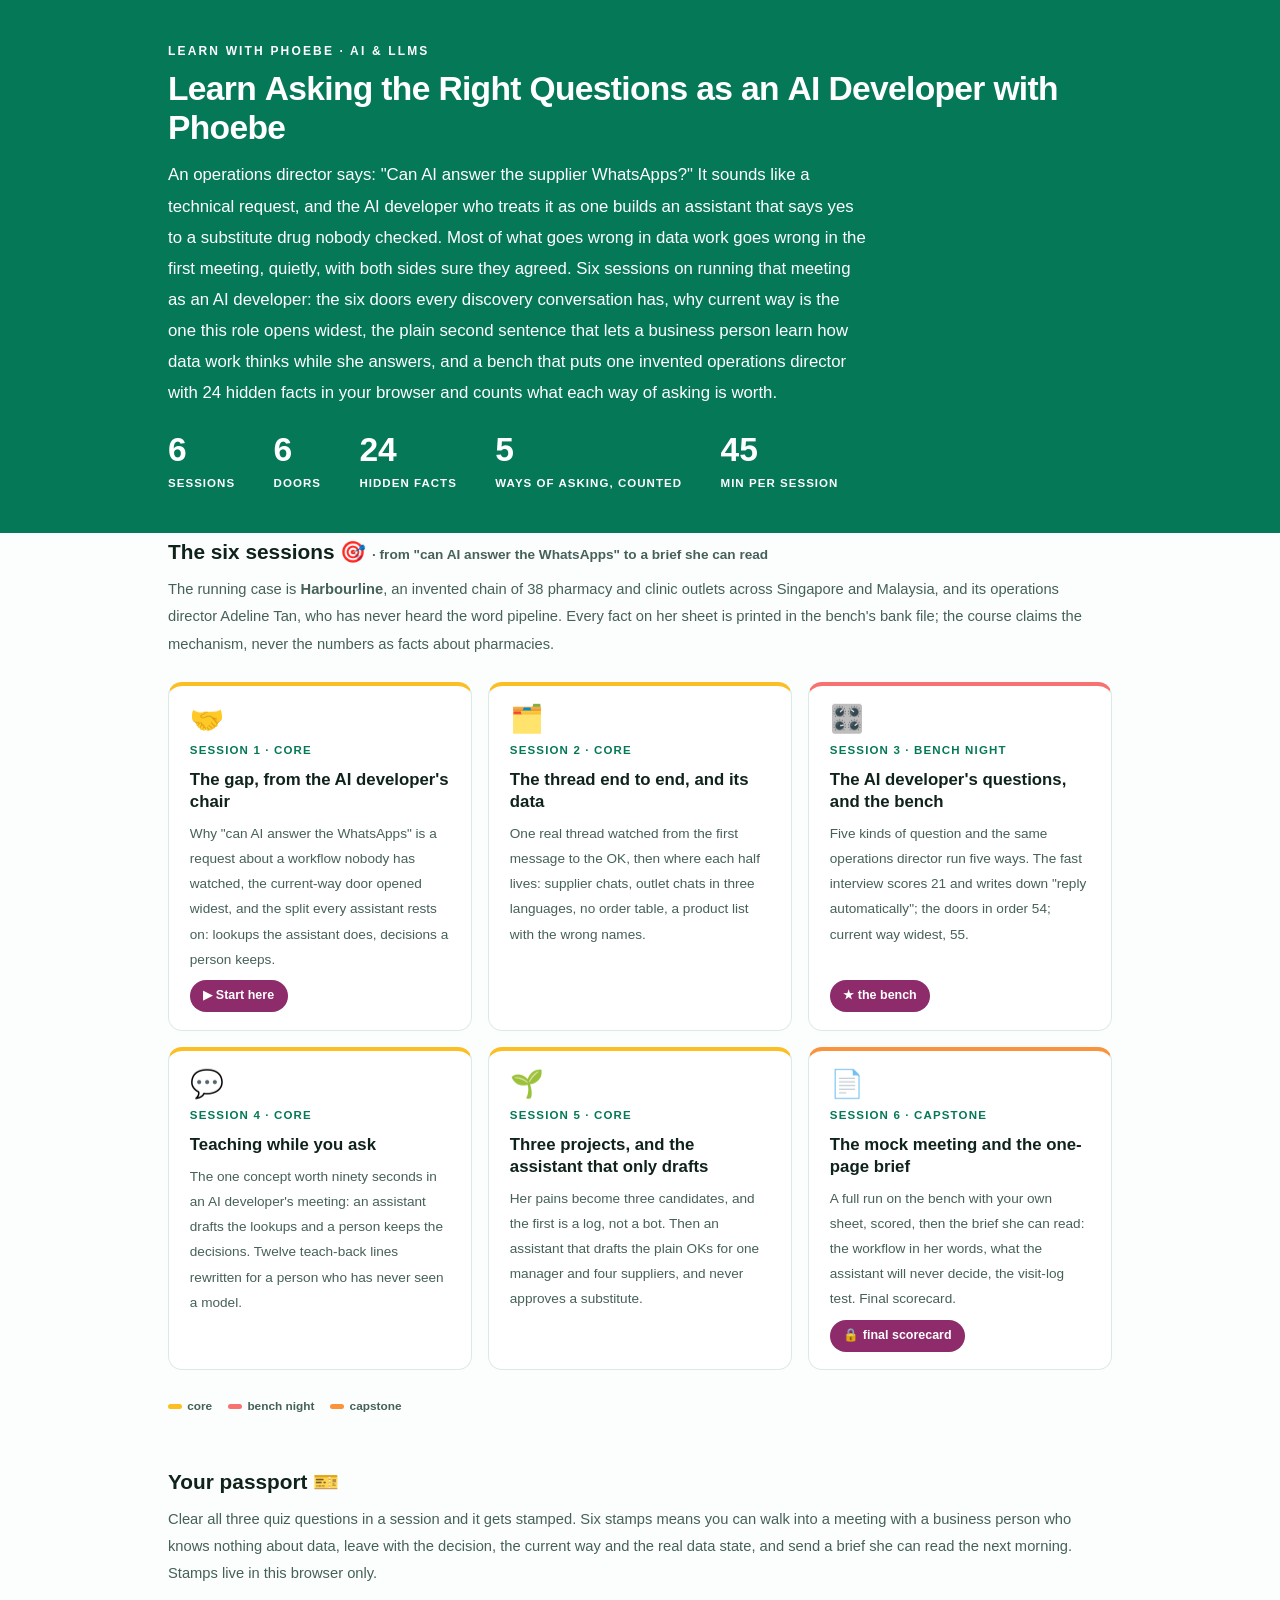
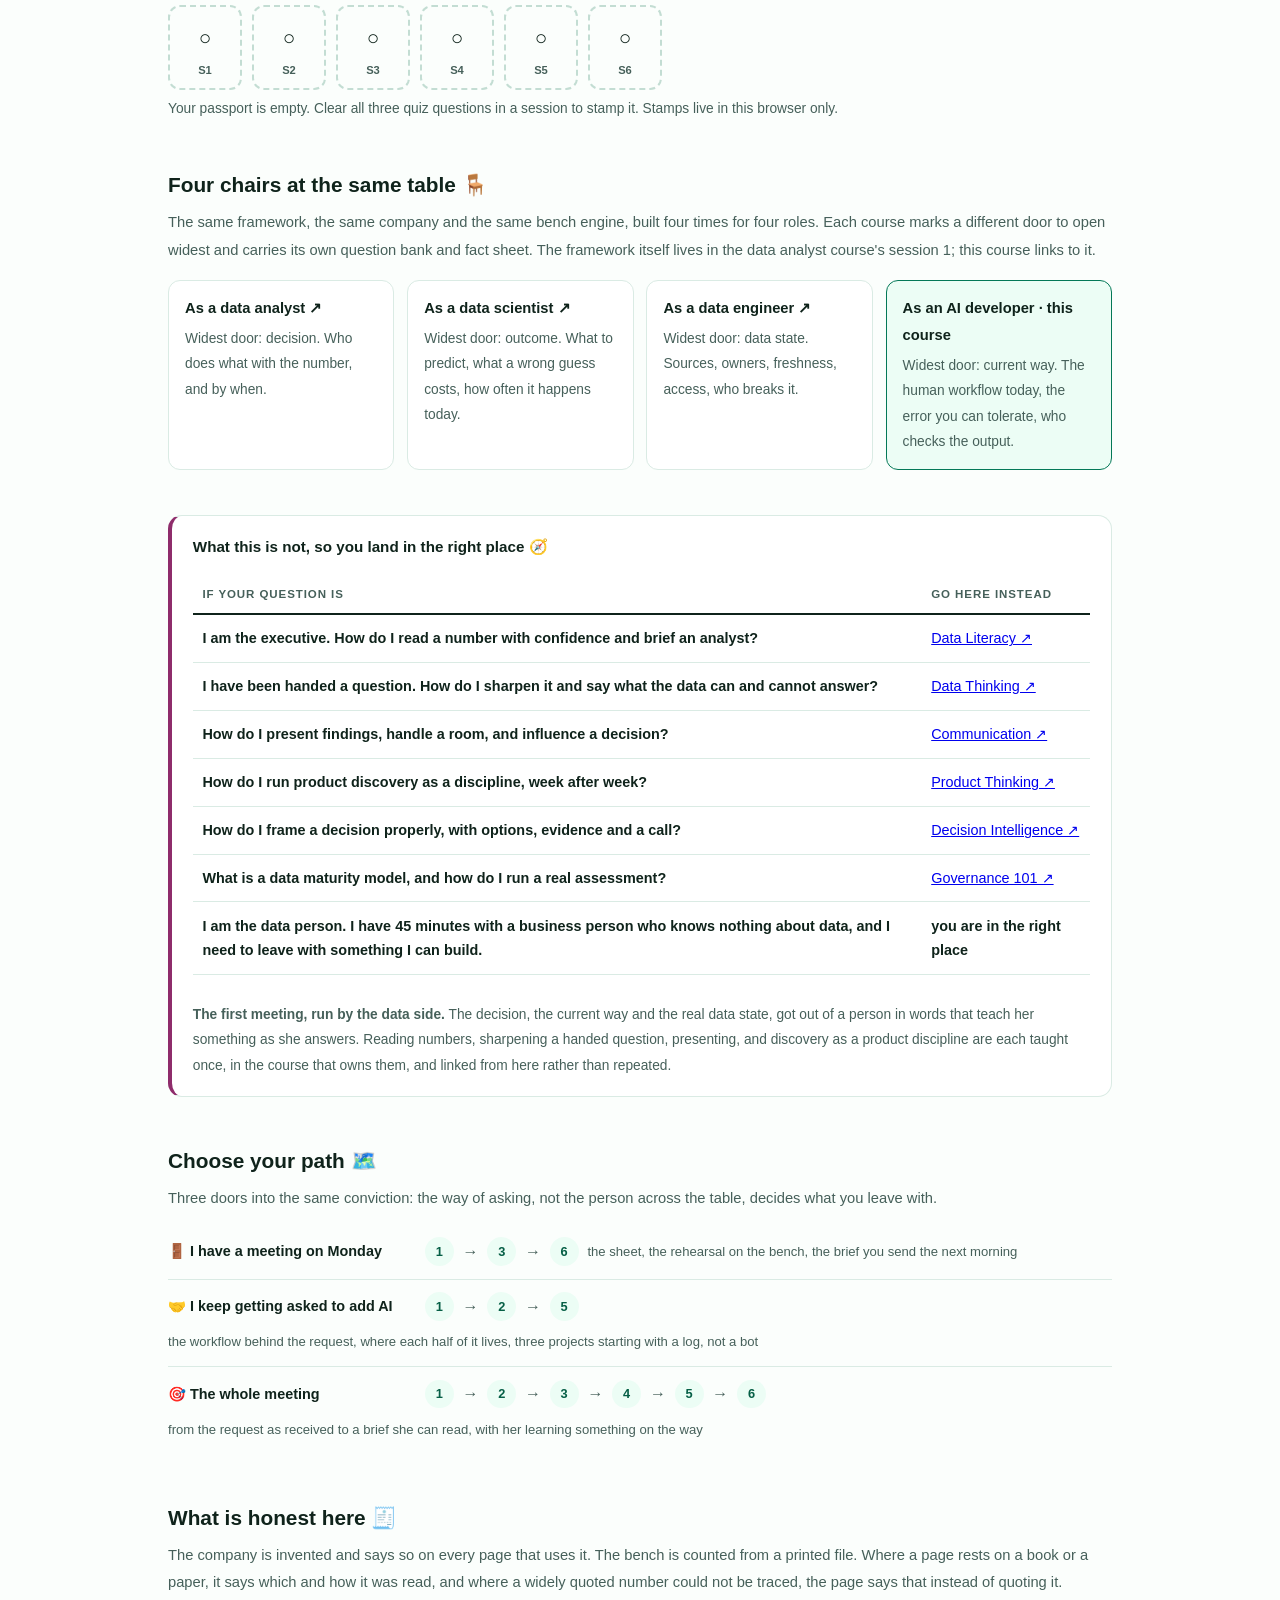
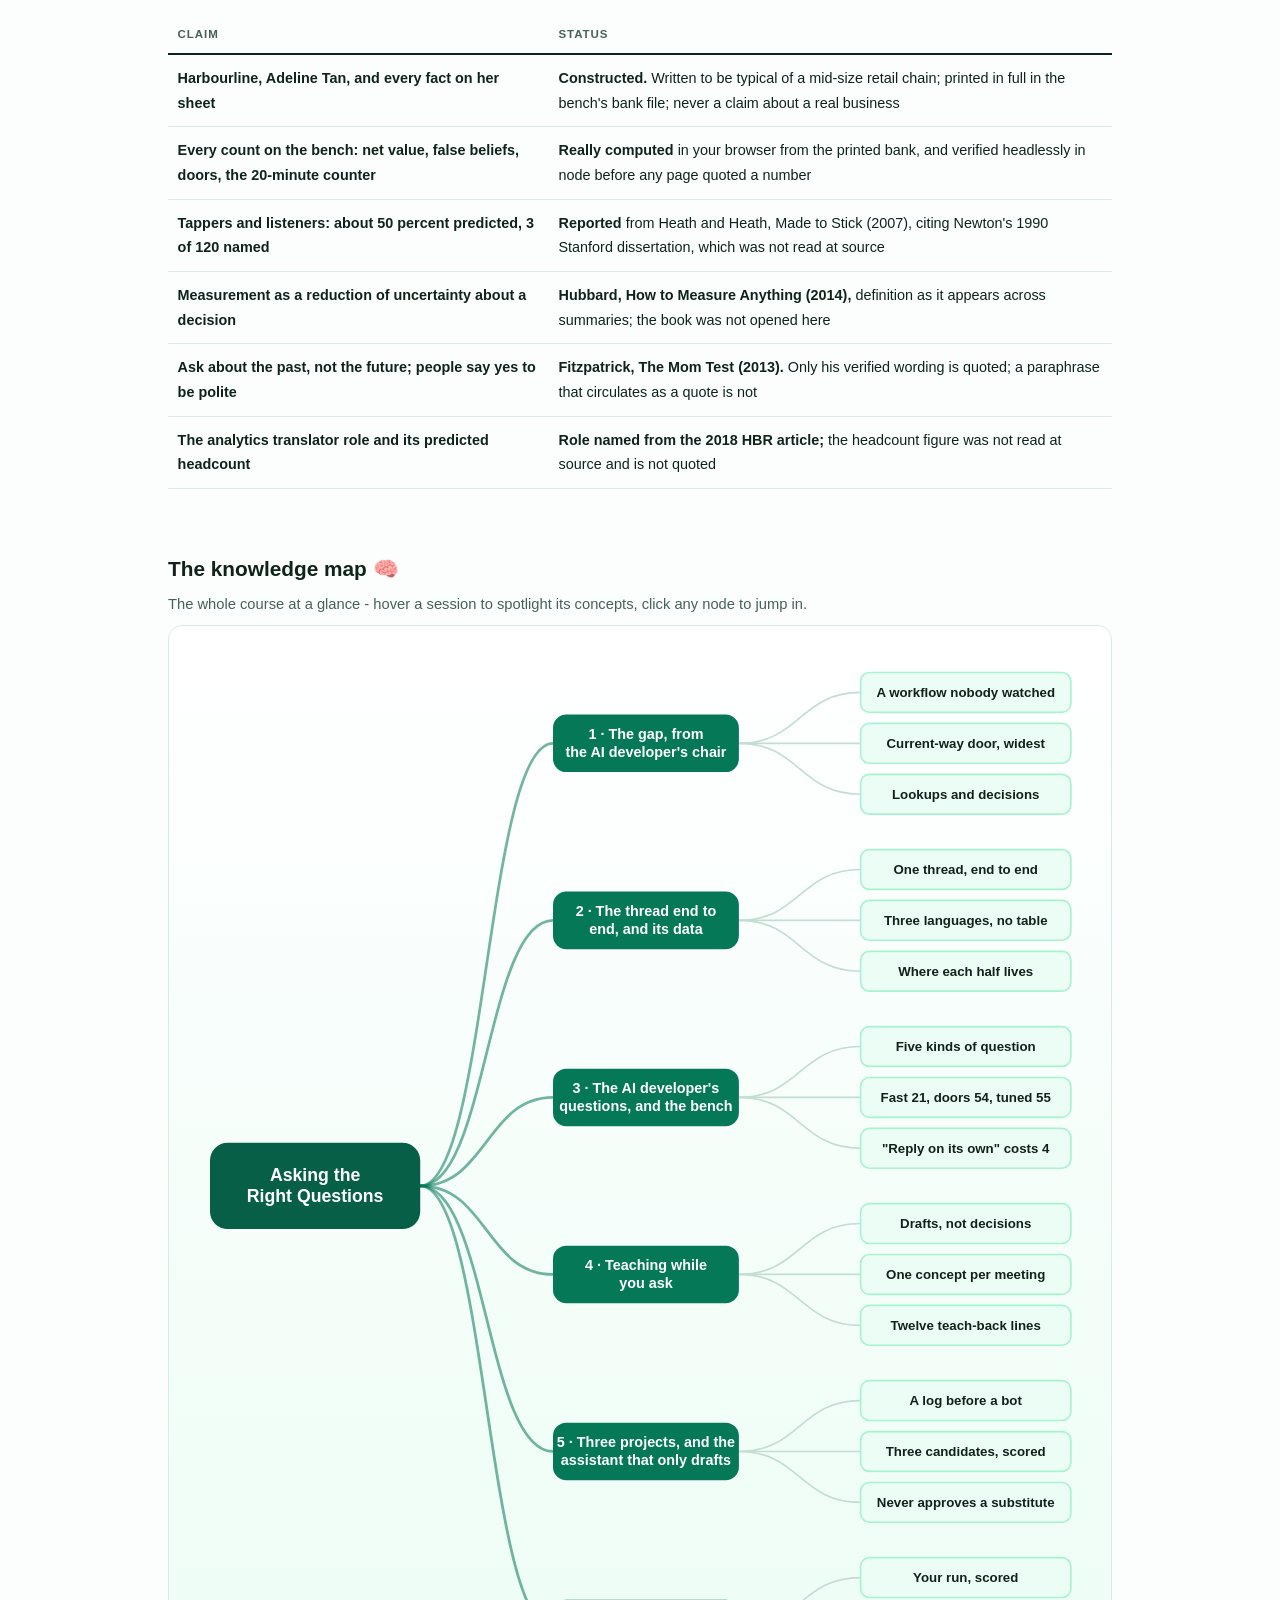
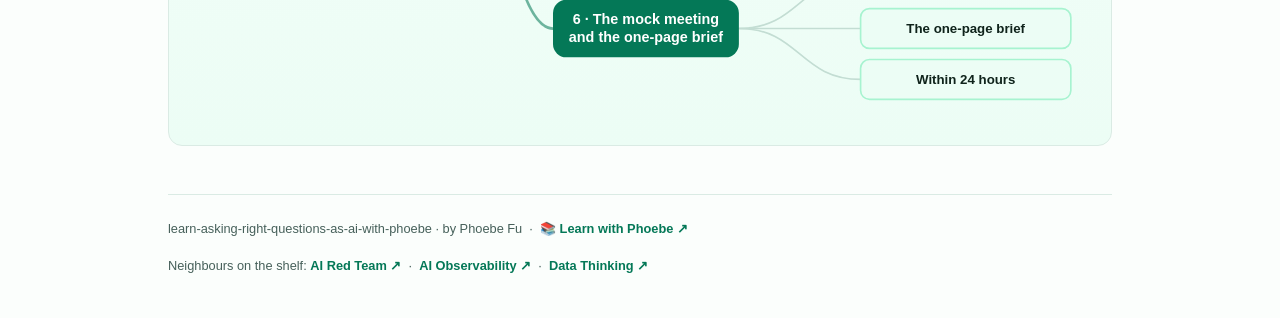
<file: index.html>
<!DOCTYPE html>
<html lang="en">
<head>
<meta charset="UTF-8">
<meta name="viewport" content="width=device-width, initial-scale=1.0">
<!-- social:start -->
<meta name="description" content="Six sessions on the first meeting of any data project, run by an AI developer: how to get the outcome, the decision, the current way of working and the real state of the data out of a business person who knows nothing about data, in words that teach them something while they answer. One invented pharmacy chain, one operations director with 24 hidden facts, and a discovery-meeting bench. Free, by Phoebe Fu.">
<meta property="og:type" content="website">
<meta property="og:site_name" content="Learn with Phoebe">
<meta property="og:title" content="Learn Asking the Right Questions as an AI Developer with Phoebe">
<meta property="og:description" content="Same operations director, same 45 minutes, five ways of asking. The fast yes-or-no interview scores 21 and records five things that are wrong; the Six Doors score 54; current way first, 55.">
<meta property="og:url" content="https://phoebefu6.github.io/learn-asking-right-questions-as-ai-with-phoebe/">
<meta property="og:image" content="https://phoebefu6.github.io/learn-asking-right-questions-as-ai-with-phoebe/assets/og-cover.png">
<meta property="og:image:width" content="1200">
<meta property="og:image:height" content="630">
<meta name="twitter:card" content="summary_large_image">
<meta name="twitter:title" content="Learn Asking the Right Questions as an AI Developer with Phoebe">
<meta name="twitter:description" content="A discovery-meeting bench: one business person with a hidden fact sheet, 45 minutes, five ways of asking, every point counted in your browser.">
<meta name="twitter:image" content="https://phoebefu6.github.io/learn-asking-right-questions-as-ai-with-phoebe/assets/og-cover.png">
<!-- social:end -->
<title>Learn Asking the Right Questions as an AI Developer with Phoebe</title>
<link rel="stylesheet" href="assets/style.css?v=21">
<style>

  .stats-row { display: flex; gap: 2.4rem; margin-top: 1.5rem; flex-wrap: wrap; }
  .stat b { display: block; font-size: 2.1rem; font-weight: 800; line-height: 1.05; font-variant-numeric: tabular-nums; }
  .stat span { font-size: .72rem; opacity: 1; text-transform: uppercase; letter-spacing: .09em; font-weight: 600; }

  .course-grid { display: grid; grid-template-columns: repeat(auto-fit, minmax(17rem, 1fr)); gap: 1rem; margin-top: 1.5rem; }
  .course-card {
    border: 1px solid var(--hairline);
    border-top: 4px solid var(--diff, var(--indigo));
    border-radius: var(--radius);
    padding: 1.2rem 1.3rem 1.1rem;
    display: flex;
    flex-direction: column;
    gap: .5rem;
    text-decoration: none;
    color: var(--ink);
    background: #fff;
    transition: box-shadow .15s ease, border-color .15s ease, transform .15s ease;
    position: relative;
  }
  .course-card:hover { border-color: var(--indigo-soft); border-top-color: var(--diff, var(--indigo)); box-shadow: 0 8px 28px rgba(var(--shadow-rgb),.16); transform: translateY(-3px); }
  .course-card .cicon { font-size: 1.7rem; line-height: 1; }
  .course-card .cnum { font-size: .72rem; font-weight: 700; color: var(--indigo); text-transform: uppercase; letter-spacing: .1em; }
  .course-card h3 { font-size: 1.05rem; font-weight: 800; line-height: 1.3; }
  .course-card p { font-size: .85rem; color: var(--muted); flex: 1; }
  .course-card .meta { display: flex; gap: .4rem; flex-wrap: wrap; }

  .diff-legend { display: flex; gap: 1rem; margin-top: 1.6rem; font-size: .74rem; color: var(--muted); font-weight: 600; flex-wrap: wrap; }
  .diff-legend i { display: inline-block; width: .85rem; height: .35rem; border-radius: 999px; margin-right: .35rem; vertical-align: middle; }

  .paths { margin-top: 2.6rem; }
  .paths h2 { font-size: 1.3rem; font-weight: 800; margin-bottom: .3rem; }
  .paths .plede { color: var(--muted); font-size: .92rem; margin-bottom: .8rem; }
  .path { display: flex; gap: .55rem; align-items: center; padding: .75rem 0; border-bottom: .5px solid var(--hairline); flex-wrap: wrap; }
  .path:last-child { border-bottom: none; }
  .path b { min-width: 15.5rem; font-size: .9rem; }
  .path .pstep { background: var(--indigo-50); color: var(--indigo-deep); border-radius: 999px; padding: .16rem .68rem; font-weight: 700; font-size: .8rem; text-decoration: none; transition: all .12s ease; }
  .path .pstep:hover { background: var(--indigo); color: #fff; }
  .path .parr { color: var(--muted); font-weight: 700; }

  .mm-section { margin-top: 1.6rem; }
  .mm-section h2 { font-size: 1.3rem; font-weight: 800; margin-bottom: .2rem; }
  .mm-section .mm-lede { color: var(--muted); font-size: .92rem; margin-bottom: .4rem; }
  .mm-wrap { border: 1px solid var(--hairline); border-radius: var(--radius); background: linear-gradient(180deg,#fff,var(--indigo-50)); padding: .6rem; overflow-x: auto; }
  .mm-svg { width: 100%; height: auto; display: block; max-width: 60rem; margin: 0 auto; min-width: 34rem; }
  .mm-link { cursor: pointer; text-decoration: none; }
  .mm-node rect { transition: opacity .15s ease, filter .15s ease; }
  .mm-node text { pointer-events: none; }
  .mm-link:hover .mm-node rect { filter: brightness(1.06); }
  .mm-edge { transition: opacity .15s ease; }

  .not-this { border: 1px solid var(--hairline); border-left: 4px solid var(--clay); border-radius: var(--radius); background: #fff; padding: 1.1rem 1.3rem; margin-top: 1.2rem; }
  .not-this h3 { font-size: .95rem; font-weight: 800; margin-bottom: .5rem; }
  .siblings { display: grid; grid-template-columns: repeat(auto-fit, minmax(13rem, 1fr)); gap: .8rem; margin-top: 1rem; }
  .sibling { border: 1px solid var(--hairline); border-radius: 12px; padding: .9rem 1rem; background: #fff; text-decoration: none; color: var(--ink); font-size: .86rem; }
  .sibling b { display: block; font-size: .92rem; margin-bottom: .2rem; }
  .sibling span { color: var(--muted); }
  .sibling.here { border-color: var(--indigo); background: var(--indigo-50); }
</style>
</head>
<body>

<header class="masthead">
  <div class="wrap">
    <div class="eyebrow">Learn with Phoebe · AI &amp; LLMs</div>
    <h1>Learn Asking the Right Questions as an <span class="accent">AI Developer</span> with Phoebe</h1>
    <p class="sub">An operations director says: "Can AI answer the supplier WhatsApps?" It sounds like a technical request, and the AI developer who treats it as one builds an assistant that says yes to a substitute drug nobody checked. Most of what goes wrong in data work goes wrong in the first meeting, quietly, with both sides sure they agreed. Six sessions on running that meeting as an AI developer: the six doors every discovery conversation has, why current way is the one this role opens widest, the plain second sentence that lets a business person learn how data work thinks while she answers, and a bench that puts one invented operations director with 24 hidden facts in your browser and counts what each way of asking is worth.</p>
    <div class="stats-row">
      <div class="stat"><b data-count="6">6</b><span>sessions</span></div>
      <div class="stat"><b data-count="6">6</b><span>doors</span></div>
      <div class="stat"><b data-count="24">24</b><span>hidden facts</span></div>
      <div class="stat"><b data-count="5">5</b><span>ways of asking, counted</span></div>
      <div class="stat"><b data-count="45">45</b><span>min per session</span></div>
    </div>
  </div>
</header>

<main class="wrap">

  <section class="section">
    <div class="paths" style="margin-top:0">
      <h2>The six sessions 🎯 <span style="font-size:.85rem;font-weight:600;color:var(--muted)">· from "can AI answer the WhatsApps" to a brief she can read</span></h2>
      <p class="plede">The running case is <strong>Harbourline</strong>, an invented chain of 38 pharmacy and clinic outlets across Singapore and Malaysia, and its operations director Adeline Tan, who has never heard the word pipeline. Every fact on her sheet is printed in the bench's bank file; the course claims the mechanism, never the numbers as facts about pharmacies.</p>
    </div>

    <div class="course-grid">
      <a class="course-card" href="courses/01-the-gap-from-the-ai-developers-chair.html" style="--diff:#FBBF24">
        <span class="cicon">🤝</span>
        <span class="cnum">Session 1 · core</span>
        <h3>The gap, from the AI developer's chair</h3>
        <p>Why "can AI answer the WhatsApps" is a request about a workflow nobody has watched, the current-way door opened widest, and the split every assistant rests on: lookups the assistant does, decisions a person keeps.</p>
        <span class="meta"><span class="pill amber">▶ Start here</span></span>
      </a>
      <a class="course-card" href="courses/02-the-thread-end-to-end-and-its-data.html" style="--diff:#FBBF24">
        <span class="cicon">🗂️</span>
        <span class="cnum">Session 2 · core</span>
        <h3>The thread end to end, and its data</h3>
        <p>One real thread watched from the first message to the OK, then where each half lives: supplier chats, outlet chats in three languages, no order table, a product list with the wrong names.</p>
        <span class="meta"></span>
      </a>
      <a class="course-card" href="courses/03-the-ai-developers-questions-and-the-bench.html" style="--diff:#F87171">
        <span class="cicon">🎛️</span>
        <span class="cnum">Session 3 · bench night</span>
        <h3>The AI developer's questions, and the bench</h3>
        <p>Five kinds of question and the same operations director run five ways. The fast interview scores 21 and writes down "reply automatically"; the doors in order 54; current way widest, 55.</p>
        <span class="meta"><span class="pill amber">★ the bench</span></span>
      </a>
      <a class="course-card" href="courses/04-teaching-while-you-ask.html" style="--diff:#FBBF24">
        <span class="cicon">💬</span>
        <span class="cnum">Session 4 · core</span>
        <h3>Teaching while you ask</h3>
        <p>The one concept worth ninety seconds in an AI developer's meeting: an assistant drafts the lookups and a person keeps the decisions. Twelve teach-back lines rewritten for a person who has never seen a model.</p>
        <span class="meta"></span>
      </a>
      <a class="course-card" href="courses/05-three-projects-and-the-assistant-that-drafts.html" style="--diff:#FBBF24">
        <span class="cicon">🌱</span>
        <span class="cnum">Session 5 · core</span>
        <h3>Three projects, and the assistant that only drafts</h3>
        <p>Her pains become three candidates, and the first is a log, not a bot. Then an assistant that drafts the plain OKs for one manager and four suppliers, and never approves a substitute.</p>
        <span class="meta"></span>
      </a>
      <a class="course-card" href="courses/06-the-mock-meeting-and-the-brief.html" style="--diff:#FB923C">
        <span class="cicon">📄</span>
        <span class="cnum">Session 6 · capstone</span>
        <h3>The mock meeting and the one-page brief</h3>
        <p>A full run on the bench with your own sheet, scored, then the brief she can read: the workflow in her words, what the assistant will never decide, the visit-log test. Final scorecard.</p>
        <span class="meta"><span class="pill amber">🔒 final scorecard</span></span>
      </a>
    </div>

    <div class="diff-legend">
      <span><i style="background:#FBBF24"></i>core</span>
      <span><i style="background:#F87171"></i>bench night</span>
      <span><i style="background:#FB923C"></i>capstone</span>
    </div>
  </section>

  <section class="section">
    <div class="paths" style="margin-top:0">
      <h2>Your passport 🎫</h2>
      <p class="plede">Clear all three quiz questions in a session and it gets stamped. Six stamps means you can walk into a meeting with a business person who knows nothing about data, leave with the decision, the current way and the real data state, and send a brief she can read the next morning. Stamps live in this browser only.</p>
    </div>
    <div class="pp-strip"></div>
  </section>

  <section class="section">
    <div class="paths" style="margin-top:0">
      <h2>Four chairs at the same table 🪑</h2>
      <p class="plede">The same framework, the same company and the same bench engine, built four times for four roles. Each course marks a different door to open widest and carries its own question bank and fact sheet. The framework itself lives in the data analyst course's session 1; this course links to it.</p>
    </div>
    <div class="siblings">
      <a class="sibling" href="https://phoebefu6.github.io/learn-asking-right-questions-as-da-with-phoebe/"><b>As a data analyst ↗</b><span>Widest door: decision. Who does what with the number, and by when.</span></a>
      <a class="sibling" href="https://phoebefu6.github.io/learn-asking-right-questions-as-ds-with-phoebe/"><b>As a data scientist ↗</b><span>Widest door: outcome. What to predict, what a wrong guess costs, how often it happens today.</span></a>
      <a class="sibling" href="https://phoebefu6.github.io/learn-asking-right-questions-as-de-with-phoebe/"><b>As a data engineer ↗</b><span>Widest door: data state. Sources, owners, freshness, access, who breaks it.</span></a>
      <a class="sibling here" href="courses/01-the-gap-from-the-ai-developers-chair.html"><b>As an AI developer · this course</b><span>Widest door: current way. The human workflow today, the error you can tolerate, who checks the output.</span></a>
    </div>
  </section>

  <section class="section">
    <div class="not-this">
      <h3>What this is not, so you land in the right place 🧭</h3>
      <table class="clean">
        <tr><th>If your question is</th><th>Go here instead</th></tr>
        <tr><td>I am the executive. How do I read a number with confidence and brief an analyst?</td><td><a href="https://phoebefu6.github.io/learn-data-literacy-with-phoebe/">Data Literacy ↗</a></td></tr>
        <tr><td>I have been handed a question. How do I sharpen it and say what the data can and cannot answer?</td><td><a href="https://phoebefu6.github.io/learn-data-thinking-with-phoebe/">Data Thinking ↗</a></td></tr>
        <tr><td>How do I present findings, handle a room, and influence a decision?</td><td><a href="https://phoebefu6.github.io/learn-communication-with-phoebe/">Communication ↗</a></td></tr>
        <tr><td>How do I run product discovery as a discipline, week after week?</td><td><a href="https://phoebefu6.github.io/learn-product-thinking-with-phoebe/">Product Thinking ↗</a></td></tr>
        <tr><td>How do I frame a decision properly, with options, evidence and a call?</td><td><a href="https://phoebefu6.github.io/learn-decision-intelligence-with-phoebe/">Decision Intelligence ↗</a></td></tr>
        <tr><td>What is a data maturity model, and how do I run a real assessment?</td><td><a href="https://phoebefu6.github.io/learn-governance-101-with-phoebe/">Governance 101 ↗</a></td></tr>
        <tr><td><strong>I am the data person. I have 45 minutes with a business person who knows nothing about data, and I need to leave with something I can build.</strong></td><td><strong>you are in the right place</strong></td></tr>
      </table>
      <p style="margin-top:.7rem;font-size:.86rem;color:var(--muted)"><strong>The first meeting, run by the data side.</strong> The decision, the current way and the real data state, got out of a person in words that teach her something as she answers. Reading numbers, sharpening a handed question, presenting, and discovery as a product discipline are each taught once, in the course that owns them, and linked from here rather than repeated.</p>
    </div>
  </section>

  <section class="section">
    <div class="paths">
      <h2>Choose your path 🗺️</h2>
      <p class="plede">Three doors into the same conviction: the way of asking, not the person across the table, decides what you leave with.</p>
      <div class="path"><b>🚪 I have a meeting on Monday</b>
        <a class="pstep" href="courses/01-the-gap-from-the-ai-developers-chair.html">1</a><span class="parr">→</span>
        <a class="pstep" href="courses/03-the-ai-developers-questions-and-the-bench.html">3</a><span class="parr">→</span>
        <a class="pstep" href="courses/06-the-mock-meeting-and-the-brief.html">6</a>
        <span style="font-size:.82rem;color:var(--muted)">the sheet, the rehearsal on the bench, the brief you send the next morning</span>
      </div>
      <div class="path"><b>🤝 I keep getting asked to add AI</b>
        <a class="pstep" href="courses/01-the-gap-from-the-ai-developers-chair.html">1</a><span class="parr">→</span>
        <a class="pstep" href="courses/02-the-thread-end-to-end-and-its-data.html">2</a><span class="parr">→</span>
        <a class="pstep" href="courses/05-three-projects-and-the-assistant-that-drafts.html">5</a>
        <span style="font-size:.82rem;color:var(--muted)">the workflow behind the request, where each half of it lives, three projects starting with a log, not a bot</span>
      </div>
      <div class="path"><b>🎯 The whole meeting</b>
        <a class="pstep" href="courses/01-the-gap-from-the-ai-developers-chair.html">1</a><span class="parr">→</span>
        <a class="pstep" href="courses/02-the-thread-end-to-end-and-its-data.html">2</a><span class="parr">→</span>
        <a class="pstep" href="courses/03-the-ai-developers-questions-and-the-bench.html">3</a><span class="parr">→</span>
        <a class="pstep" href="courses/04-teaching-while-you-ask.html">4</a><span class="parr">→</span>
        <a class="pstep" href="courses/05-three-projects-and-the-assistant-that-drafts.html">5</a><span class="parr">→</span>
        <a class="pstep" href="courses/06-the-mock-meeting-and-the-brief.html">6</a>
        <span style="font-size:.82rem;color:var(--muted)">from the request as received to a brief she can read, with her learning something on the way</span>
      </div>
    </div>
  </section>

  <section class="section">
    <div class="paths" style="margin-top:0">
      <h2>What is honest here 🧾</h2>
      <p class="plede">The company is invented and says so on every page that uses it. The bench is counted from a printed file. Where a page rests on a book or a paper, it says which and how it was read, and where a widely quoted number could not be traced, the page says that instead of quoting it.</p>
    </div>
    <table class="clean">
      <tr><th>Claim</th><th>Status</th></tr>
      <tr><td>Harbourline, Adeline Tan, and every fact on her sheet</td><td><strong>Constructed.</strong> Written to be typical of a mid-size retail chain; printed in full in the bench's bank file; never a claim about a real business</td></tr>
      <tr><td>Every count on the bench: net value, false beliefs, doors, the 20-minute counter</td><td><strong>Really computed</strong> in your browser from the printed bank, and verified headlessly in node before any page quoted a number</td></tr>
      <tr><td>Tappers and listeners: about 50 percent predicted, 3 of 120 named</td><td><strong>Reported</strong> from Heath and Heath, Made to Stick (2007), citing Newton's 1990 Stanford dissertation, which was not read at source</td></tr>
      <tr><td>Measurement as a reduction of uncertainty about a decision</td><td><strong>Hubbard, How to Measure Anything (2014),</strong> definition as it appears across summaries; the book was not opened here</td></tr>
      <tr><td>Ask about the past, not the future; people say yes to be polite</td><td><strong>Fitzpatrick, The Mom Test (2013).</strong> Only his verified wording is quoted; a paraphrase that circulates as a quote is not</td></tr>
      <tr><td>The analytics translator role and its predicted headcount</td><td><strong>Role named from the 2018 HBR article;</strong> the headcount figure was not read at source and is not quoted</td></tr>
          </table>
  </section>

  <section class="section mm-section">
    <h2>The knowledge map 🧠</h2>
    <p class="mm-lede">The whole course at a glance - hover a session to spotlight its concepts, click any node to jump in.</p>
    <div class="mm-wrap"><div id="mindmap"></div></div>
  </section>

  <footer class="pagefoot">
    <span>learn-asking-right-questions-as-ai-with-phoebe · by Phoebe Fu &nbsp;·&nbsp; 📚 <a href="https://phoebefu6.github.io/learn-with-phoebe/">Learn with Phoebe ↗</a></span>
    <span>Neighbours on the shelf: <a href="https://phoebefu6.github.io/learn-ai-red-team-with-phoebe/">AI Red Team ↗</a> &nbsp;·&nbsp; <a href="https://phoebefu6.github.io/learn-ai-observability-with-phoebe/">AI Observability ↗</a> &nbsp;·&nbsp; <a href="https://phoebefu6.github.io/learn-data-thinking-with-phoebe/">Data Thinking ↗</a></span>
  </footer>

</main>

<script>
window.MINDMAP_DATA = {
  "title": "Asking the\nRight Questions",
  "centerColor": "#065F46",
  "sessions": [
    {
      "label": "The gap, from\nthe AI developer's chair",
      "href": "courses/01-the-gap-from-the-ai-developers-chair.html",
      "color": "#FBBF24",
      "concepts": [
        {
          "label": "A workflow nobody watched",
          "href": "courses/01-the-gap-from-the-ai-developers-chair.html"
        },
        {
          "label": "Current-way door, widest",
          "href": "courses/01-the-gap-from-the-ai-developers-chair.html"
        },
        {
          "label": "Lookups and decisions",
          "href": "courses/01-the-gap-from-the-ai-developers-chair.html"
        }
      ]
    },
    {
      "label": "The thread end to\nend, and its data",
      "href": "courses/02-the-thread-end-to-end-and-its-data.html",
      "color": "#FBBF24",
      "concepts": [
        {
          "label": "One thread, end to end",
          "href": "courses/02-the-thread-end-to-end-and-its-data.html"
        },
        {
          "label": "Three languages, no table",
          "href": "courses/02-the-thread-end-to-end-and-its-data.html"
        },
        {
          "label": "Where each half lives",
          "href": "courses/02-the-thread-end-to-end-and-its-data.html"
        }
      ]
    },
    {
      "label": "The AI developer's\nquestions, and the bench",
      "href": "courses/03-the-ai-developers-questions-and-the-bench.html",
      "color": "#F87171",
      "concepts": [
        {
          "label": "Five kinds of question",
          "href": "courses/03-the-ai-developers-questions-and-the-bench.html"
        },
        {
          "label": "Fast 21, doors 54, tuned 55",
          "href": "courses/03-the-ai-developers-questions-and-the-bench.html"
        },
        {
          "label": "\"Reply on its own\" costs 4",
          "href": "courses/03-the-ai-developers-questions-and-the-bench.html"
        }
      ]
    },
    {
      "label": "Teaching while\nyou ask",
      "href": "courses/04-teaching-while-you-ask.html",
      "color": "#FBBF24",
      "concepts": [
        {
          "label": "Drafts, not decisions",
          "href": "courses/04-teaching-while-you-ask.html"
        },
        {
          "label": "One concept per meeting",
          "href": "courses/04-teaching-while-you-ask.html"
        },
        {
          "label": "Twelve teach-back lines",
          "href": "courses/04-teaching-while-you-ask.html"
        }
      ]
    },
    {
      "label": "Three projects, and the\nassistant that only drafts",
      "href": "courses/05-three-projects-and-the-assistant-that-drafts.html",
      "color": "#FBBF24",
      "concepts": [
        {
          "label": "A log before a bot",
          "href": "courses/05-three-projects-and-the-assistant-that-drafts.html"
        },
        {
          "label": "Three candidates, scored",
          "href": "courses/05-three-projects-and-the-assistant-that-drafts.html"
        },
        {
          "label": "Never approves a substitute",
          "href": "courses/05-three-projects-and-the-assistant-that-drafts.html"
        }
      ]
    },
    {
      "label": "The mock meeting\nand the one-page brief",
      "href": "courses/06-the-mock-meeting-and-the-brief.html",
      "color": "#FB923C",
      "concepts": [
        {
          "label": "Your run, scored",
          "href": "courses/06-the-mock-meeting-and-the-brief.html"
        },
        {
          "label": "The one-page brief",
          "href": "courses/06-the-mock-meeting-and-the-brief.html"
        },
        {
          "label": "Within 24 hours",
          "href": "courses/06-the-mock-meeting-and-the-brief.html"
        }
      ]
    }
  ]
};
</script>
<script src="assets/mindmap.js?v=1"></script>
<script src="assets/app.js?v=18"></script>
</body>
</html>
</file>
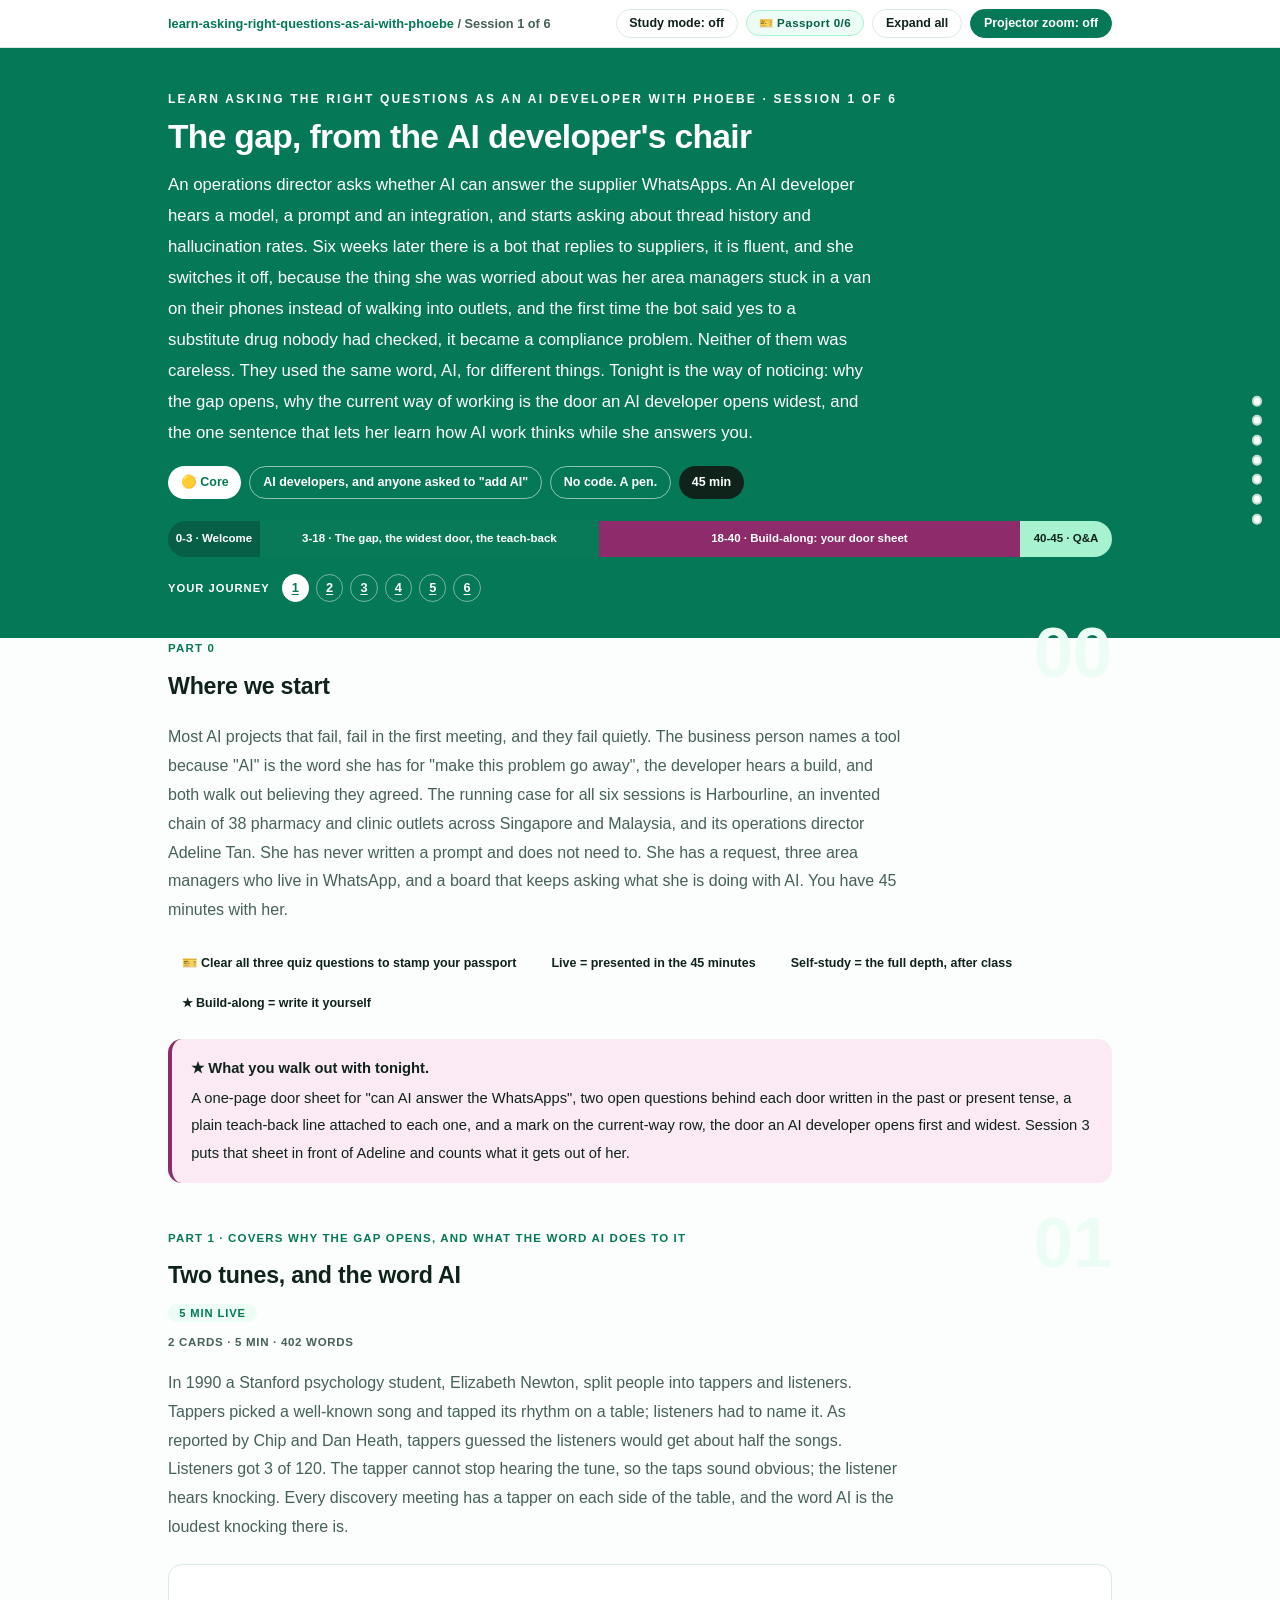
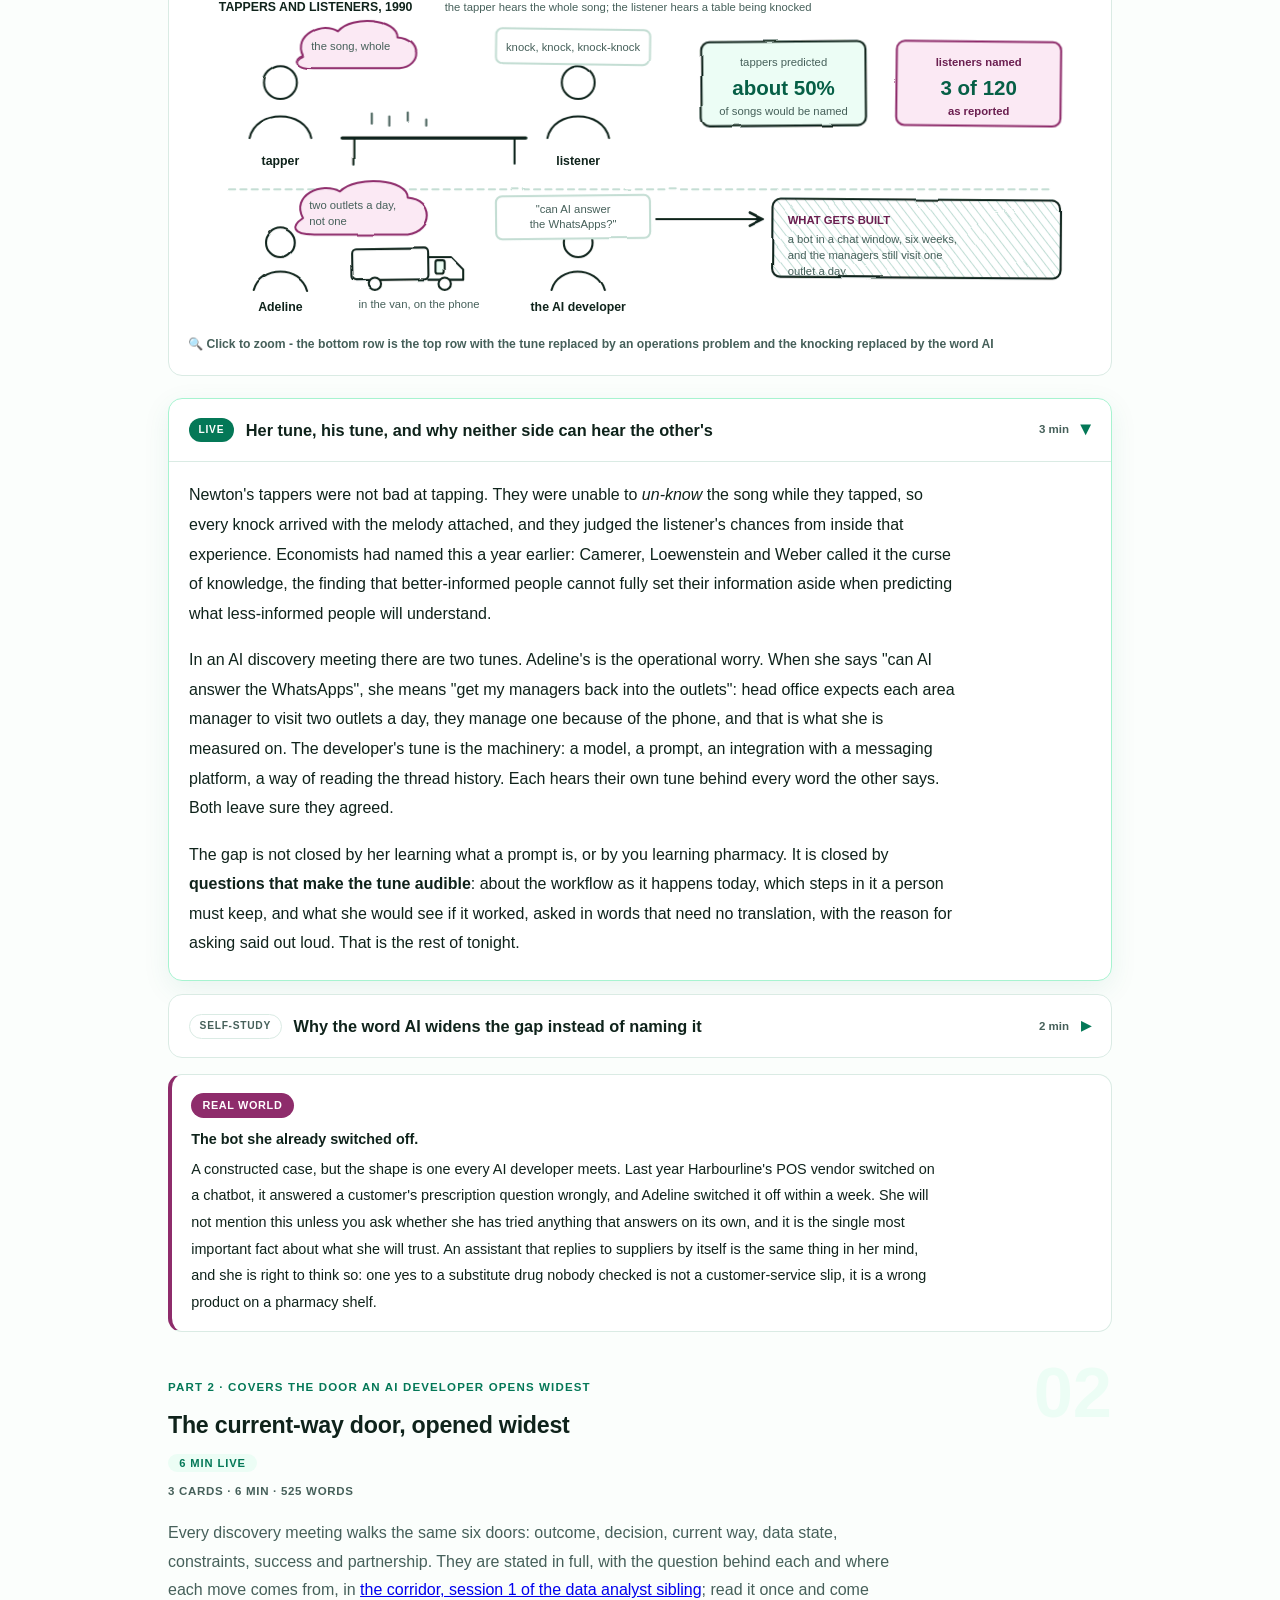
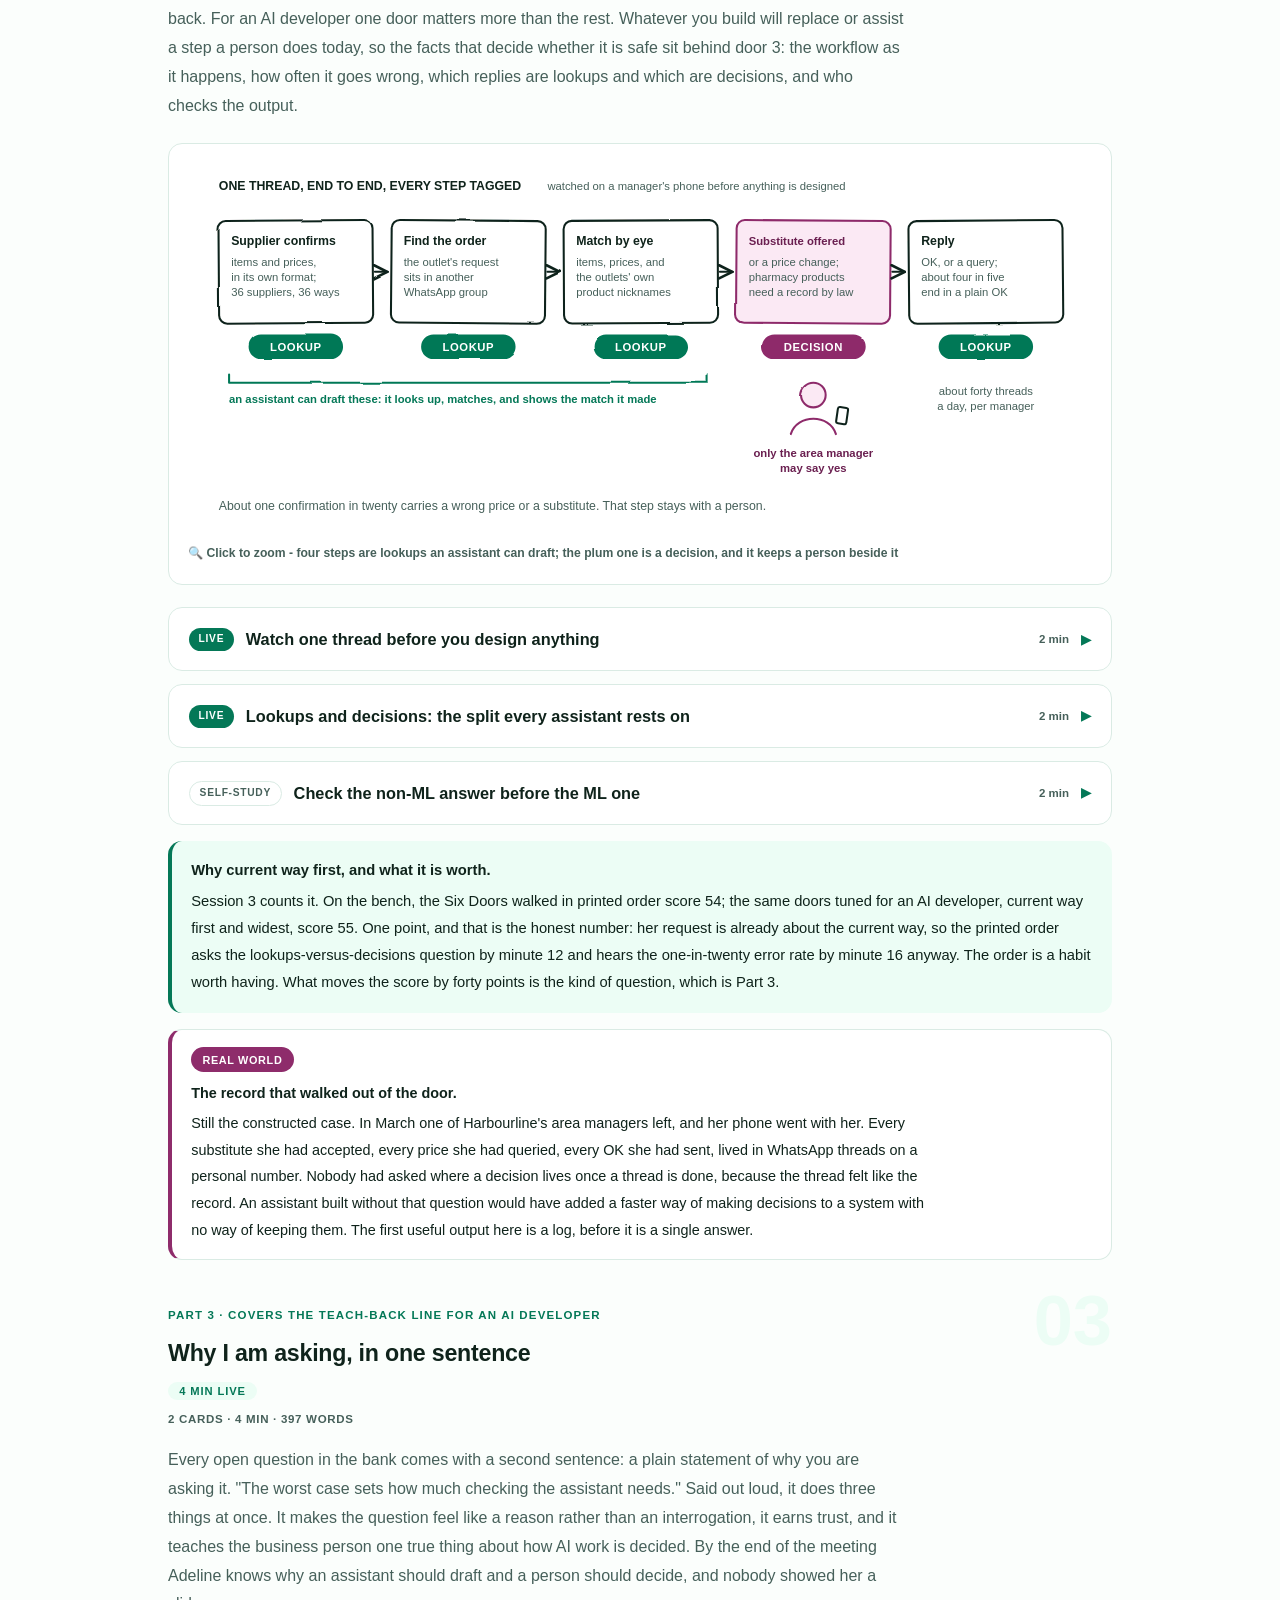
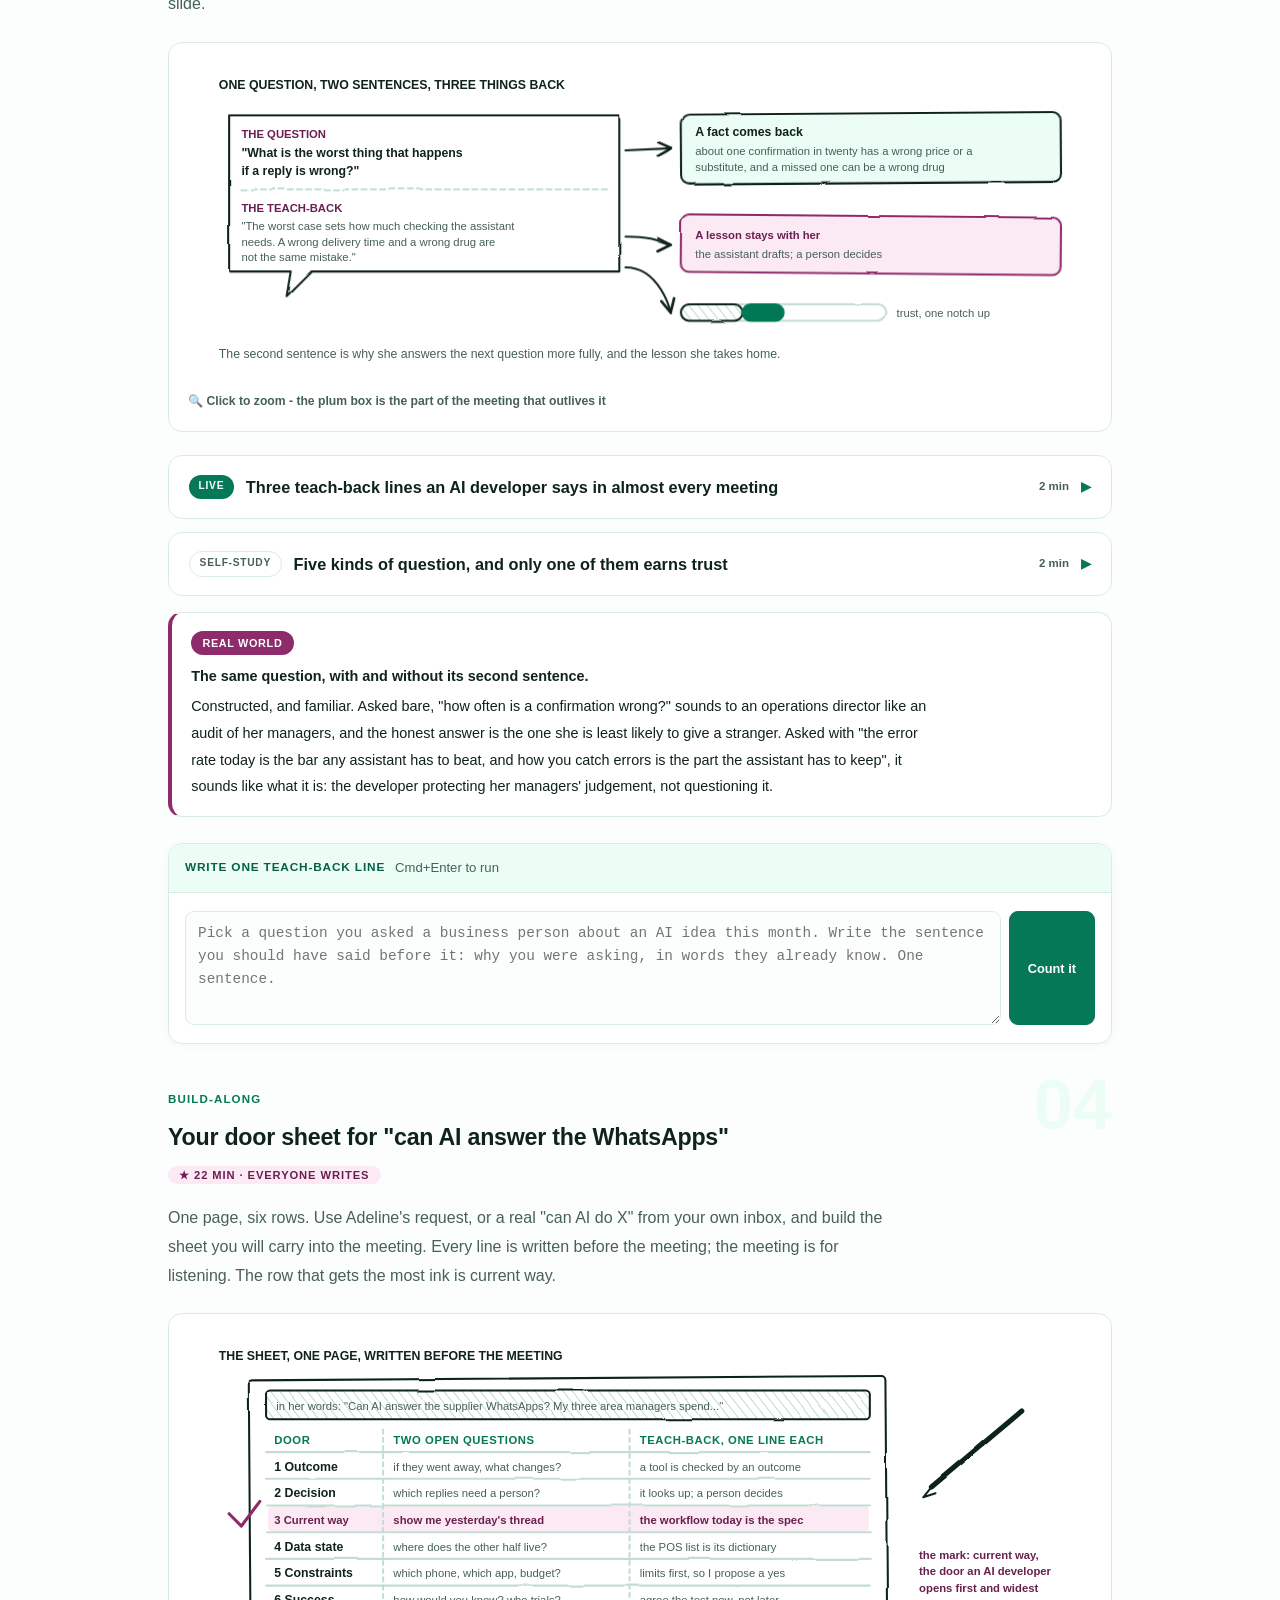
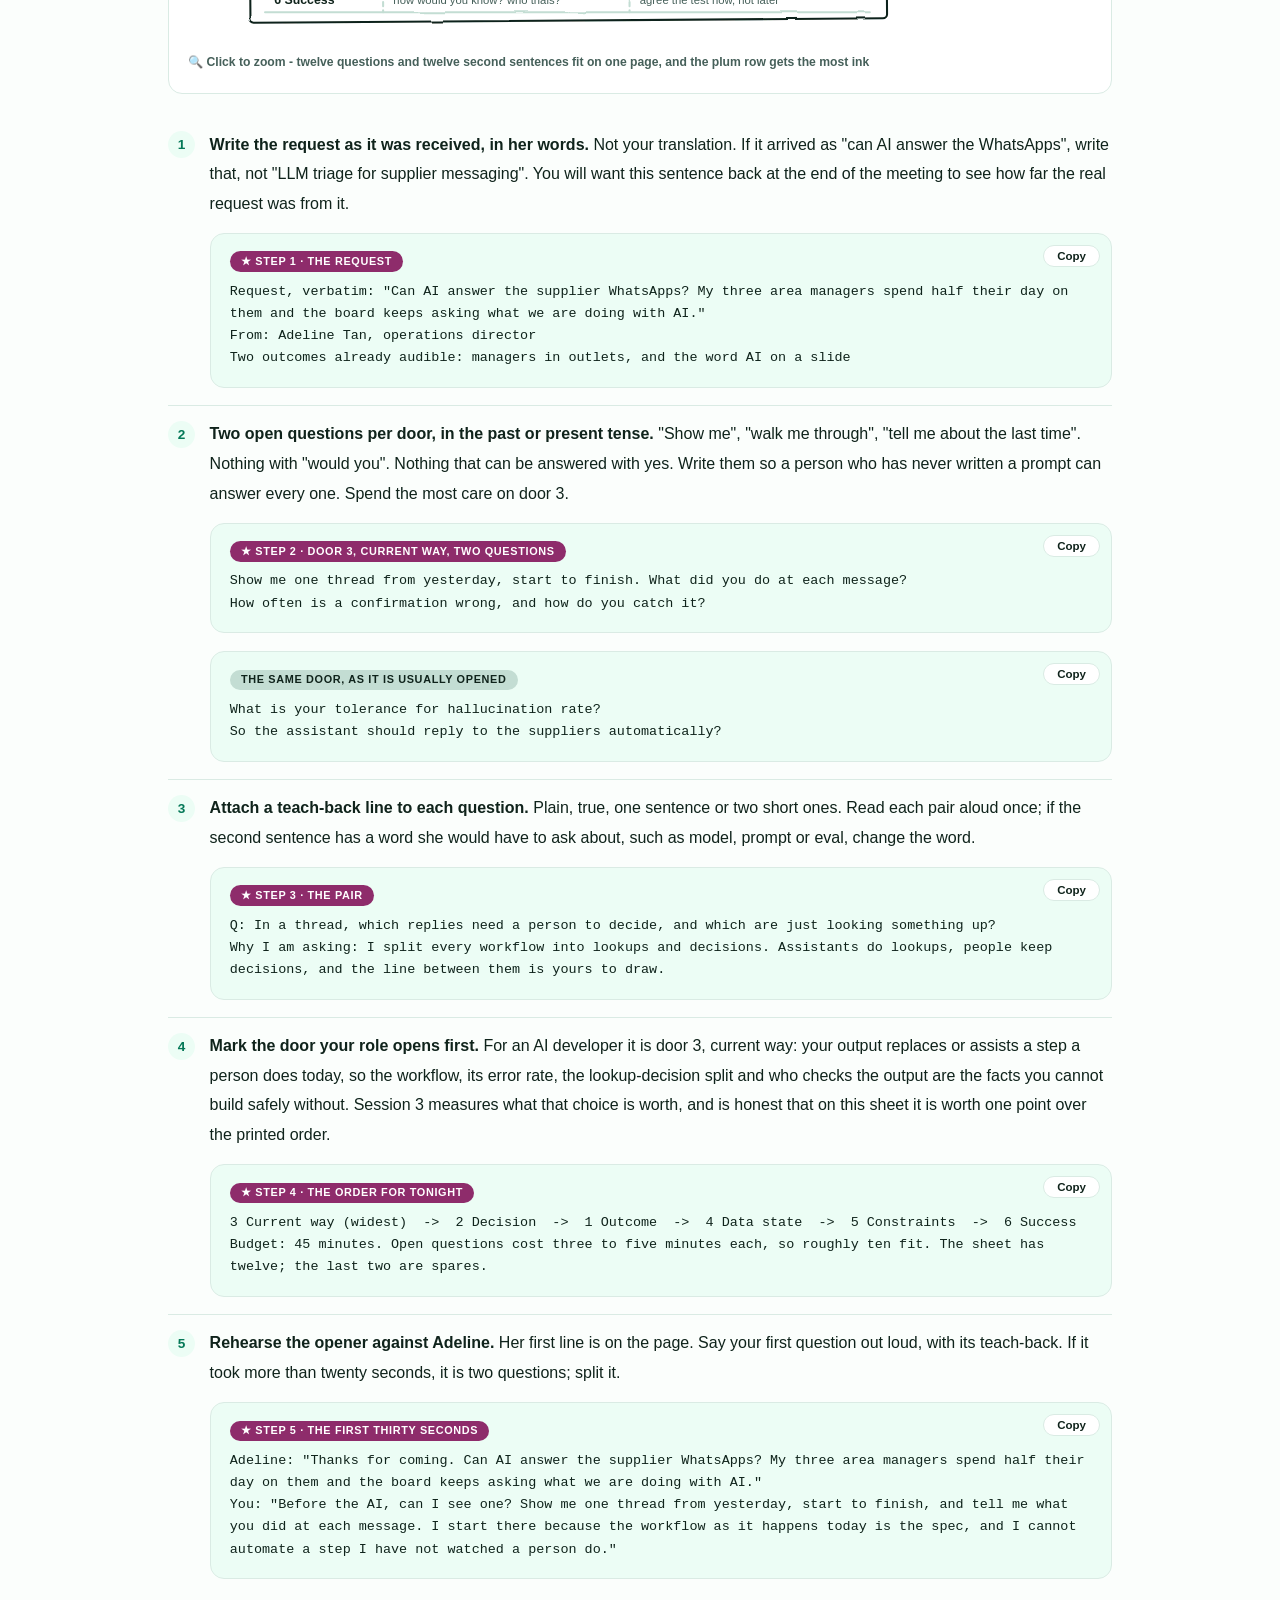
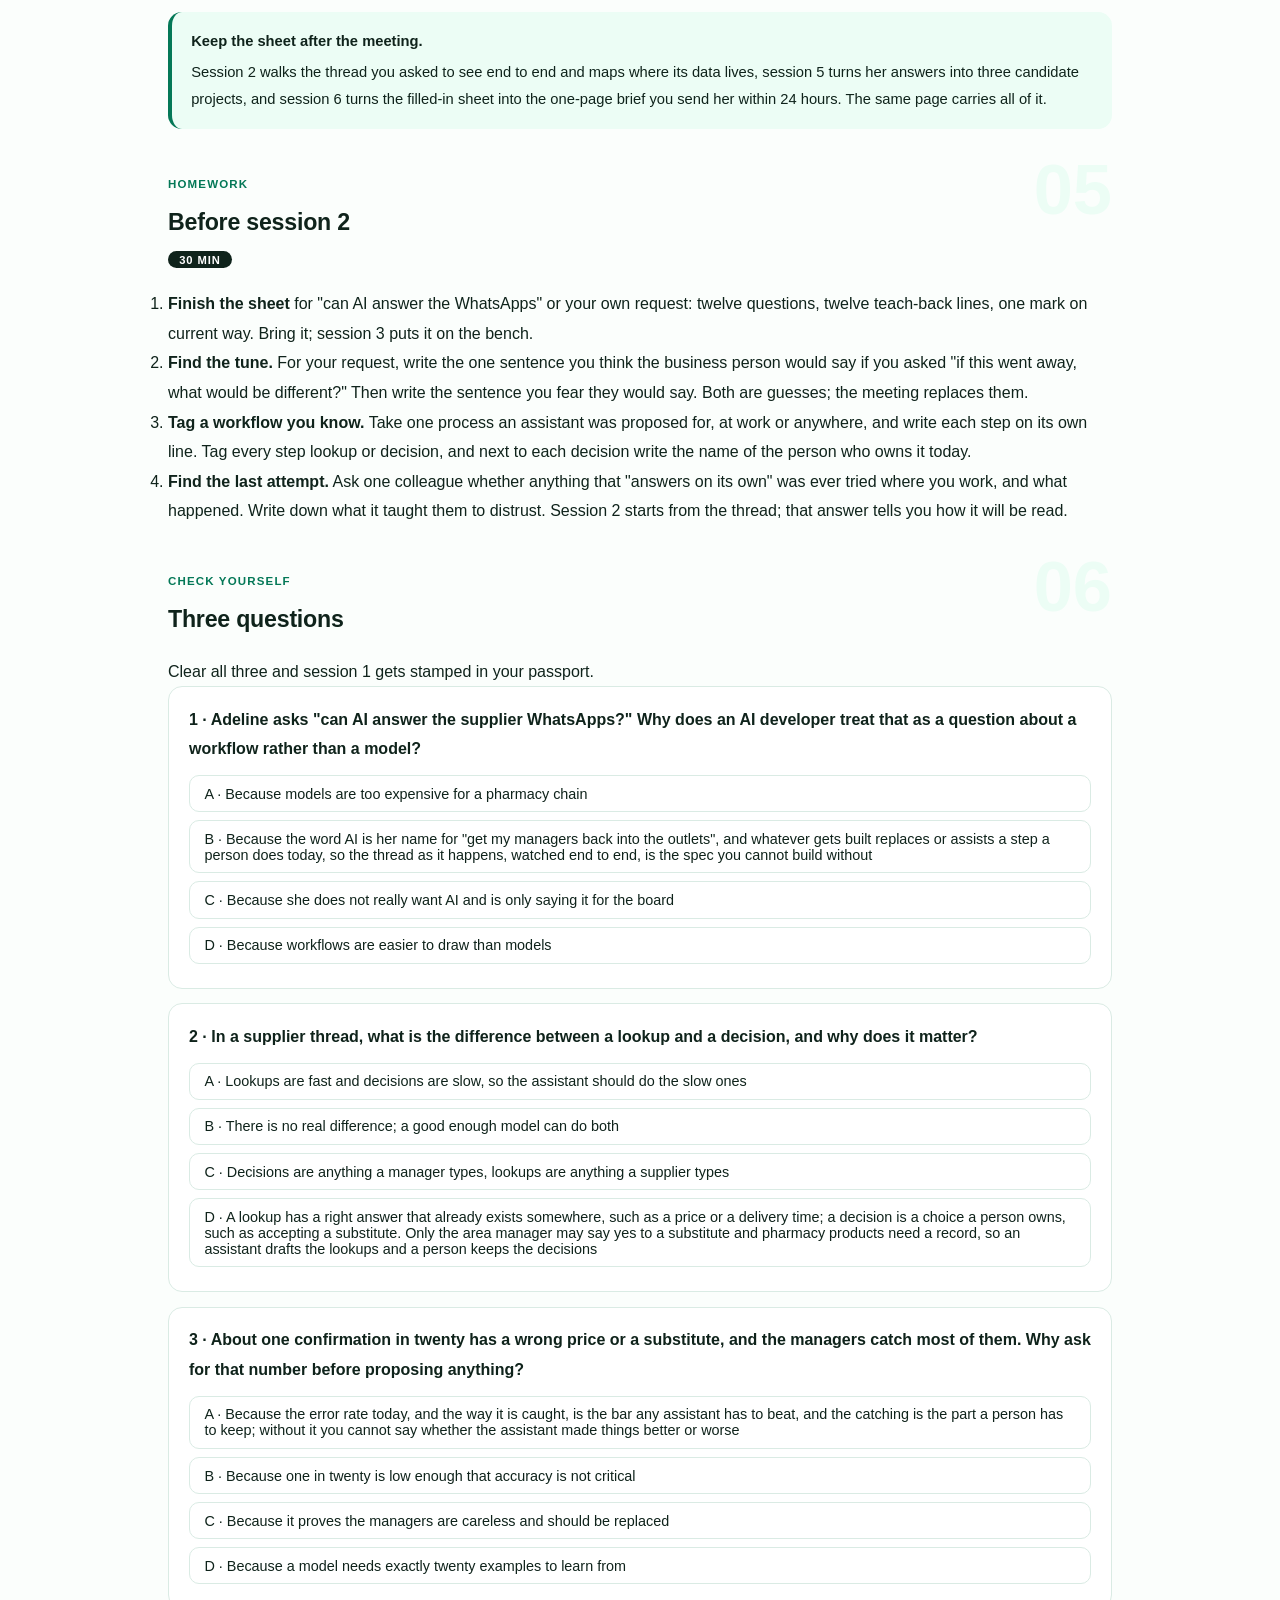
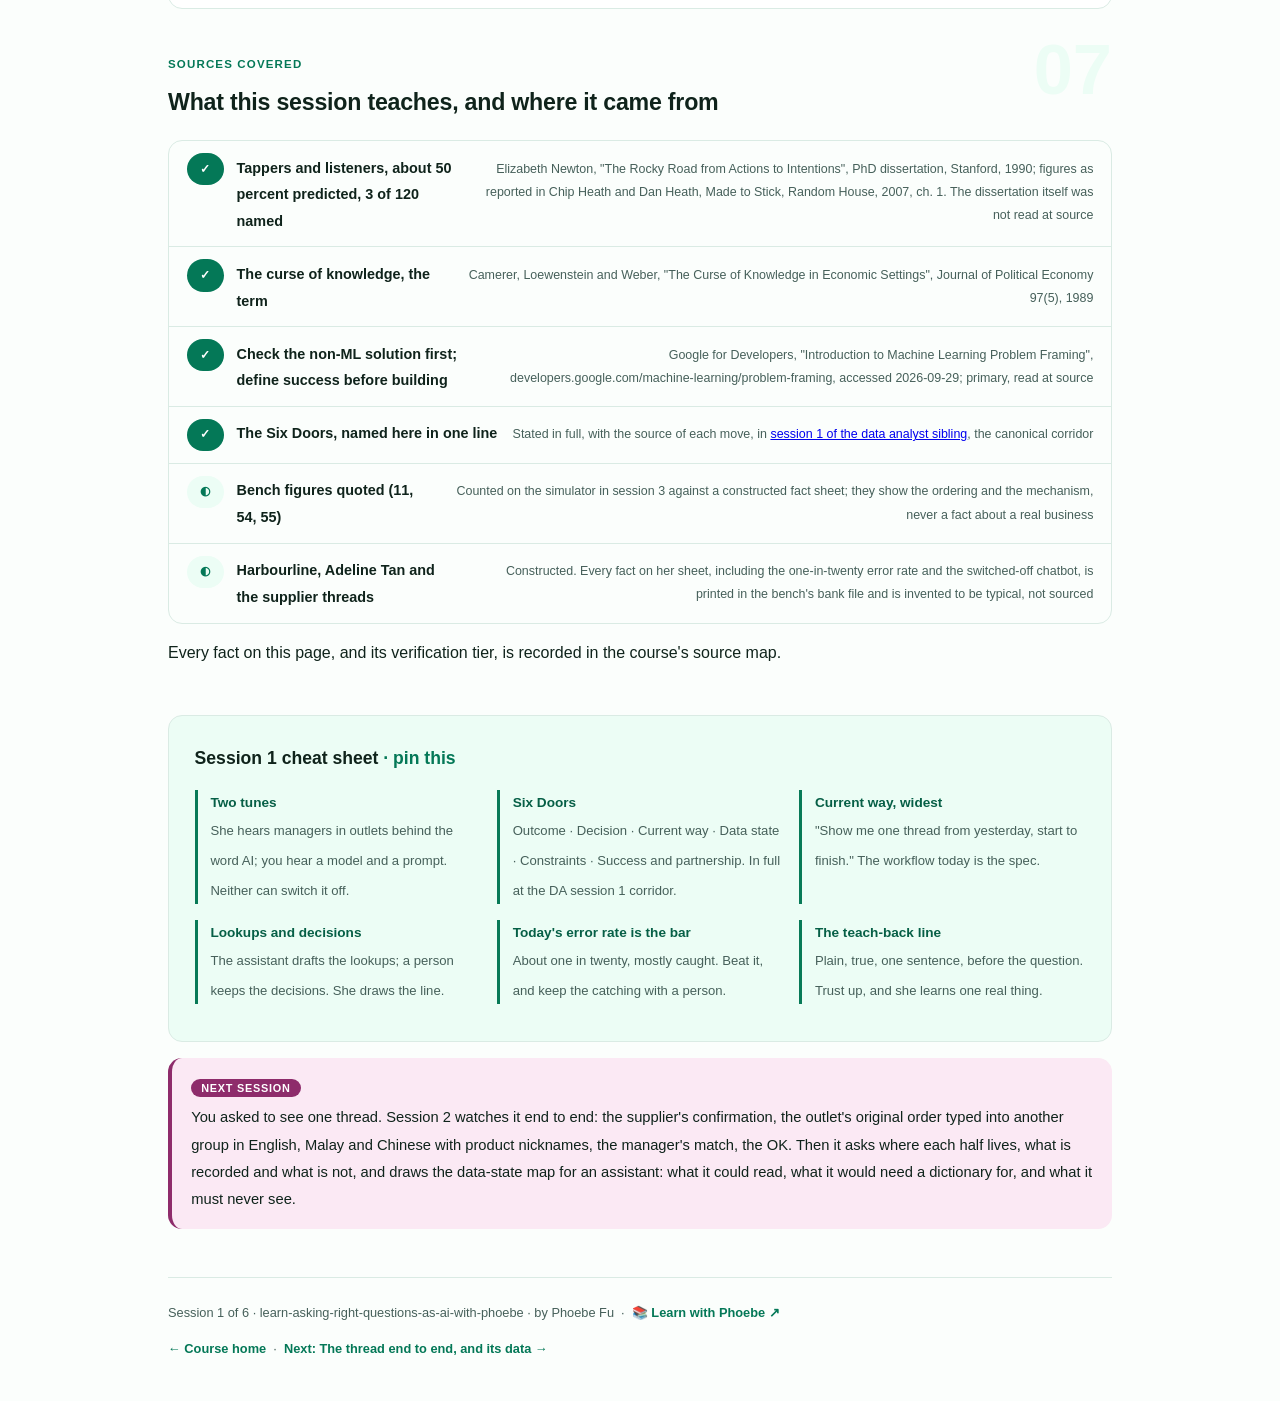
<file: courses/01-the-gap-from-the-ai-developers-chair.html>
<!DOCTYPE html>
<html lang="en">
<head>
<meta charset="UTF-8">
<meta name="viewport" content="width=device-width, initial-scale=1.0">
<!-- social:start -->
<meta name="description" content="Session 1 of 6. Why an operations director and an AI developer can sit in the same meeting and leave with two different projects, why the current-way door opens widest for anyone building an assistant, and the teach-back line that lets the business person learn how AI work thinks while she answers.">
<meta property="og:type" content="article">
<meta property="og:site_name" content="Learn with Phoebe">
<meta property="og:title" content="The gap, from the AI developer's chair - learn asking the right questions as an AI developer with phoebe">
<meta property="og:description" content="Session 1 of 6. Two tunes and the word AI, one supplier thread watched end to end, lookups against decisions, and the one sentence that turns a question into a lesson.">
<meta property="og:url" content="https://phoebefu6.github.io/learn-asking-right-questions-as-ai-with-phoebe/courses/01-the-gap-from-the-ai-developers-chair.html">
<meta property="og:image" content="https://phoebefu6.github.io/learn-asking-right-questions-as-ai-with-phoebe/assets/og-cover.png">
<meta property="og:image:width" content="1200">
<meta property="og:image:height" content="630">
<meta name="twitter:card" content="summary_large_image">
<meta name="twitter:title" content="The gap, from the AI developer's chair - learn asking the right questions as an AI developer with phoebe">
<meta name="twitter:description" content="Session 1 of 6. The gap, the current-way door, the teach-back line.">
<meta name="twitter:image" content="https://phoebefu6.github.io/learn-asking-right-questions-as-ai-with-phoebe/assets/og-cover.png">
<!-- social:end -->
<title>Session 1 · The gap, from the AI developer's chair - learn asking the right questions as an AI developer with phoebe</title>
<link rel="stylesheet" href="../assets/style.css?v=19">
</head>
<body>

<div class="toolbar">
  <div class="wrap">
    <span class="crumb"><a href="../index.html">learn-asking-right-questions-as-ai-with-phoebe</a> / Session 1 of 6</span>
    <button class="btn" id="toggle-all" type="button">Expand all</button>
    <button class="btn primary" id="zoom-toggle" type="button">Projector zoom: off</button>
  </div>
</div>

<header class="masthead">
  <div class="wrap">
    <div class="eyebrow">Learn Asking the Right Questions as an AI Developer with Phoebe · Session 1 of 6</div>
    <h1>The gap, from the <span class="accent">AI developer's chair</span></h1>
    <p class="sub">An operations director asks whether AI can answer the supplier WhatsApps. An AI developer hears a model, a prompt and an integration, and starts asking about thread history and hallucination rates. Six weeks later there is a bot that replies to suppliers, it is fluent, and she switches it off, because the thing she was worried about was her area managers stuck in a van on their phones instead of walking into outlets, and the first time the bot said yes to a substitute drug nobody had checked, it became a compliance problem. Neither of them was careless. They used the same word, AI, for different things. Tonight is the way of noticing: why the gap opens, why the current way of working is the door an AI developer opens widest, and the one sentence that lets her learn how AI work thinks while she answers you.</p>
    <div class="chip-row">
      <span class="chip level">🟡 Core</span>
      <span class="chip audience">AI developers, and anyone asked to "add AI"</span>
      <span class="chip audience">No code. A pen.</span>
      <span class="chip time">45 min</span>
    </div>
    <div class="agenda">
      <span class="a1" style="flex:1">0-3 · Welcome</span>
      <span class="a2" style="flex:4">3-18 · The gap, the widest door, the teach-back</span>
      <span class="a3" style="flex:5">18-40 · Build-along: your door sheet</span>
      <span class="a4" style="flex:1">40-45 · Q&amp;A</span>
    </div>
  </div>
</header>

<main class="wrap">

  <section class="section" id="intro">
    <div class="section-kicker">
      <span class="klabel">Part 0</span>
      <h2>Where we start</h2>
    </div>
    <p class="lede">Most AI projects that fail, fail in the first meeting, and they fail quietly. The business person names a tool because "AI" is the word she has for "make this problem go away", the developer hears a build, and both walk out believing they agreed. The running case for all six sessions is Harbourline, an invented chain of 38 pharmacy and clinic outlets across Singapore and Malaysia, and its operations director Adeline Tan. She has never written a prompt and does not need to. She has a request, three area managers who live in WhatsApp, and a board that keeps asking what she is doing with AI. You have 45 minutes with her.</p>

    <div class="legend">
      <span class="pill">🎫 Clear all three quiz questions to stamp your passport</span>
      <span class="pill">Live = presented in the 45 minutes</span>
      <span class="pill">Self-study = the full depth, after class</span>
      <span class="pill">★ Build-along = write it yourself</span>
    </div>

    <div class="callout win">
      <p><strong>★ What you walk out with tonight.</strong> A one-page door sheet for "can AI answer the WhatsApps", two open questions behind each door written in the past or present tense, a plain teach-back line attached to each one, and a mark on the current-way row, the door an AI developer opens first and widest. Session 3 puts that sheet in front of Adeline and counts what it gets out of her.</p>
    </div>
  </section>

  <section class="section" id="part-1">
    <div class="section-kicker">
      <span class="klabel">Part 1 · covers why the gap opens, and what the word AI does to it</span>
      <h2>Two tunes, and the word AI</h2>
      <span class="tag concept">5 min live</span>
    </div>
    <p class="lede">In 1990 a Stanford psychology student, Elizabeth Newton, split people into tappers and listeners. Tappers picked a well-known song and tapped its rhythm on a table; listeners had to name it. As reported by Chip and Dan Heath, tappers guessed the listeners would get about half the songs. Listeners got 3 of 120. The tapper cannot stop hearing the tune, so the taps sound obvious; the listener hears knocking. Every discovery meeting has a tapper on each side of the table, and the word AI is the loudest knocking there is.</p>

    <figure class="zoomable">
      <svg viewBox="0 0 880 330" xmlns="http://www.w3.org/2000/svg" role="img" aria-label="A hand-drawn table with a tapper on the left, a tune floating above her head, and a listener on the right hearing only knocks. The tappers' guess, about 50 percent of songs named, sits against the listeners' result, 3 of 120, as reported. Below, the same scene redrawn: the operations director, whose tune is two outlet visits a day instead of one, beside a van where a manager sits on the phone; the AI developer on the right hears the words can AI answer the WhatsApps; what gets built is a bot in a chat window, and the managers still visit one outlet a day.">
        <defs>
          <filter id="s1aSk" x="-3%" y="-3%" width="106%" height="106%"><feTurbulence type="fractalNoise" baseFrequency="0.02" numOctaves="2" seed="11" result="n"/><feDisplacementMap in="SourceGraphic" in2="n" scale="2.4" xChannelSelector="R" yChannelSelector="G"/></filter>
          <pattern id="s1aHc" patternUnits="userSpaceOnUse" width="7" height="7" patternTransform="rotate(-38)"><line x1="0" y1="0" x2="0" y2="7" stroke="#047857" stroke-width="1" opacity=".5"/></pattern>
          <marker id="s1aAr" viewBox="0 0 10 10" refX="9" refY="5" markerWidth="8" markerHeight="8" orient="auto"><path d="M1 1 L9 5 L1 9" fill="none" stroke="#0F231B" stroke-width="1.6" stroke-linecap="round"/></marker>
        </defs>
        <style>
          .s1aH { font: 800 12px Inter, sans-serif; fill: #0F231B; }
          .s1aL { font: 600 12px Inter, sans-serif; fill: #0F231B; }
          .s1aS { font: 400 11px Inter, sans-serif; fill: #46605A; }
          .s1aB { font: 800 11px Inter, sans-serif; fill: #6A1F50; }
          .s1aV { font: 800 20px Inter, sans-serif; fill: #065F46; }
          .s1aN { font: 400 12px Inter, sans-serif; fill: #46605A; }
        </style>

        <text class="s1aH" x="30" y="26">TAPPERS AND LISTENERS, 1990</text>
        <text class="s1aS" x="250" y="26">the tapper hears the whole song; the listener hears a table being knocked</text>

        <g filter="url(#s1aSk)" fill="none" stroke="#0F231B" stroke-width="2" stroke-linecap="round" stroke-linejoin="round">
          <!-- tapper -->
          <circle cx="90" cy="96" r="16"/>
          <path d="M60 150 C66 122 114 122 120 150"/>
          <!-- the tune -->
          <path d="M112 70 C102 50 130 36 146 46 C160 30 204 34 204 52 C228 54 228 80 206 82 L122 82 C104 82 102 74 112 70 Z" fill="#FBE9F4" stroke="#8E2C6B"/>
          <!-- table and taps -->
          <path d="M150 150 L330 150" stroke-width="3"/>
          <path d="M162 150 L162 176 M318 150 L318 176"/>
          <path d="M178 136 L178 126 M196 138 L196 130 M214 134 L214 126 M232 138 L232 132" stroke="#46605A"/>
          <!-- listener -->
          <circle cx="380" cy="96" r="16"/>
          <path d="M350 150 C356 122 404 122 410 150"/>
          <rect x="300" y="44" width="150" height="34" rx="6" transform="rotate(0.8 375 61)" fill="#FFFFFF" stroke="#C3DDD3"/>
          <!-- the two numbers -->
          <rect x="500" y="56" width="160" height="82" rx="8" transform="rotate(-0.5 580 97)" fill="#ECFDF5"/>
          <rect x="690" y="56" width="160" height="82" rx="8" transform="rotate(0.6 770 97)" fill="#FBE9F4" stroke="#8E2C6B"/>
          <!-- second scene: Harbourline -->
          <path d="M40 200 L840 200" stroke="#C3DDD3" stroke-dasharray="6 5"/>
          <circle cx="90" cy="252" r="14"/>
          <path d="M64 298 C70 274 110 274 116 298"/>
          <path d="M112 228 C100 206 130 192 148 202 C164 186 214 190 214 208 C240 210 240 240 214 244 L122 244 C102 244 100 236 112 228 Z" fill="#FBE9F4" stroke="#8E2C6B"/>
          <!-- the van, with a manager on the phone -->
          <rect x="160" y="258" width="74" height="30" rx="4" transform="rotate(-0.8 197 273)" fill="#FFFFFF"/>
          <path d="M234 266 L256 266 L268 278 L268 288 L234 288"/>
          <circle cx="182" cy="292" r="6" fill="#FFFFFF"/>
          <circle cx="250" cy="292" r="6" fill="#FFFFFF"/>
          <rect x="241" y="269" width="8" height="13" rx="2" fill="#ECFDF5"/>
          <!-- the developer -->
          <circle cx="380" cy="252" r="14"/>
          <path d="M354 298 C360 274 400 274 406 298"/>
          <rect x="300" y="206" width="150" height="42" rx="6" transform="rotate(-0.6 375 227)" fill="#FFFFFF" stroke="#C3DDD3"/>
          <path d="M456 229 L560 229" marker-end="url(#s1aAr)"/>
          <rect x="570" y="210" width="280" height="76" rx="8" transform="rotate(0.4 710 248)" fill="url(#s1aHc)"/>
        </g>

        <text class="s1aS" x="120" y="64">the song, whole</text>
        <text class="s1aL" x="90" y="176" text-anchor="middle">tapper</text>
        <text class="s1aS" x="375" y="65" text-anchor="middle">knock, knock, knock-knock</text>
        <text class="s1aL" x="380" y="176" text-anchor="middle">listener</text>
        <text class="s1aS" x="580" y="80" text-anchor="middle">tappers predicted</text>
        <text class="s1aV" x="580" y="108" text-anchor="middle">about 50%</text>
        <text class="s1aS" x="580" y="128" text-anchor="middle">of songs would be named</text>
        <text class="s1aB" x="770" y="80" text-anchor="middle">listeners named</text>
        <text class="s1aV" x="770" y="108" text-anchor="middle">3 of 120</text>
        <text class="s1aB" x="770" y="128" text-anchor="middle">as reported</text>

        <text class="s1aS" x="118" y="219">two outlets a day,</text>
        <text class="s1aS" x="118" y="235">not one</text>
        <text class="s1aL" x="90" y="318" text-anchor="middle">Adeline</text>
        <text class="s1aS" x="225" y="316" text-anchor="middle">in the van, on the phone</text>
        <text class="s1aS" x="375" y="223" text-anchor="middle">"can AI answer</text>
        <text class="s1aS" x="375" y="238" text-anchor="middle">the WhatsApps?"</text>
        <text class="s1aL" x="380" y="318" text-anchor="middle">the AI developer</text>
        <text class="s1aB" x="584" y="234">WHAT GETS BUILT</text>
        <text class="s1aS" x="584" y="252">a bot in a chat window, six weeks,</text>
        <text class="s1aS" x="584" y="268">and the managers still visit one</text>
        <text class="s1aS" x="584" y="283">outlet a day</text>

      </svg>
      <figcaption>🔍 Click to zoom - the bottom row is the top row with the tune replaced by an operations problem and the knocking replaced by the word AI</figcaption>
    </figure>

    <details class="card" open>
      <summary><span class="mode live">Live</span>Her tune, his tune, and why neither side can hear the other's<span class="mini">3 min</span><span class="caret">▶</span></summary>
      <div class="body">
        <p>Newton's tappers were not bad at tapping. They were unable to <em>un-know</em> the song while they tapped, so every knock arrived with the melody attached, and they judged the listener's chances from inside that experience. Economists had named this a year earlier: Camerer, Loewenstein and Weber called it the curse of knowledge, the finding that better-informed people cannot fully set their information aside when predicting what less-informed people will understand.</p>
        <p>In an AI discovery meeting there are two tunes. Adeline's is the operational worry. When she says "can AI answer the WhatsApps", she means "get my managers back into the outlets": head office expects each area manager to visit two outlets a day, they manage one because of the phone, and that is what she is measured on. The developer's tune is the machinery: a model, a prompt, an integration with a messaging platform, a way of reading the thread history. Each hears their own tune behind every word the other says. Both leave sure they agreed.</p>
        <p>The gap is not closed by her learning what a prompt is, or by you learning pharmacy. It is closed by <strong>questions that make the tune audible</strong>: about the workflow as it happens today, which steps in it a person must keep, and what she would see if it worked, asked in words that need no translation, with the reason for asking said out loud. That is the rest of tonight.</p>
      </div>
    </details>

    <details class="card">
      <summary><span class="mode self">Self-study</span>Why the word AI widens the gap instead of naming it<span class="mini">2 min</span><span class="caret">▶</span></summary>
      <div class="body">
        <p>Most requests arrive as a solution: a dashboard, a report, a model. "AI" is a solution with an unusual property: it sounds like it could be anything, so each side fills it with whatever they already had in mind. Adeline has two reasons for saying it. She wants her managers in outlets, and the board wants the word AI on a slide. Those are different outcomes, and only one of them is a test you could pass.</p>
        <p>The developer's version of the trap is to answer the word with a build plan. "Should we fine-tune, or go retrieval-augmented over the thread history?" is a good question between two developers and knocking to a person who runs pharmacies. On the bench in session 3, opening with five technical questions like it is the lowest-scoring way of running the meeting: 11 points, against 54 for the same 45 minutes walked door by door. The words are not wrong. They are the wrong tune for the room.</p>
      </div>
    </details>

    <div class="callout example">
      <span class="ex-pill">Real world</span>
      <p><strong>The bot she already switched off.</strong> A constructed case, but the shape is one every AI developer meets. Last year Harbourline's POS vendor switched on a chatbot, it answered a customer's prescription question wrongly, and Adeline switched it off within a week. She will not mention this unless you ask whether she has tried anything that answers on its own, and it is the single most important fact about what she will trust. An assistant that replies to suppliers by itself is the same thing in her mind, and she is right to think so: one yes to a substitute drug nobody checked is not a customer-service slip, it is a wrong product on a pharmacy shelf.</p>
    </div>
  </section>

  <section class="section" id="part-2">
    <div class="section-kicker">
      <span class="klabel">Part 2 · covers the door an AI developer opens widest</span>
      <h2>The current-way door, opened widest</h2>
      <span class="tag concept">6 min live</span>
    </div>
    <p class="lede">Every discovery meeting walks the same six doors: outcome, decision, current way, data state, constraints, success and partnership. They are stated in full, with the question behind each and where each move comes from, in <a href="https://phoebefu6.github.io/learn-asking-right-questions-as-da-with-phoebe/courses/01-why-the-gap-and-the-six-doors.html">the corridor, session 1 of the data analyst sibling</a>; read it once and come back. For an AI developer one door matters more than the rest. Whatever you build will replace or assist a step a person does today, so the facts that decide whether it is safe sit behind door 3: the workflow as it happens, how often it goes wrong, which replies are lookups and which are decisions, and who checks the output.</p>

    <figure class="zoomable">
      <svg viewBox="0 0 880 360" xmlns="http://www.w3.org/2000/svg" role="img" aria-label="One supplier WhatsApp thread drawn as a row of five steps. The supplier confirms items and prices in its own format; the manager finds the outlet's original order in another group; the manager matches items, prices and product nicknames by eye; sometimes a substitute or a price change is offered, which needs a record; the manager replies, a plain OK about four times in five. Four steps are tagged lookup and can be drafted by an assistant. The substitute step is tagged decision, drawn in the accent colour, with a person beside it: only the area manager may say yes. A note: about one confirmation in twenty carries a wrong price or a substitute, and that step stays with a person.">
        <defs>
          <filter id="s1bSk" x="-3%" y="-3%" width="106%" height="106%"><feTurbulence type="fractalNoise" baseFrequency="0.02" numOctaves="2" seed="23" result="n"/><feDisplacementMap in="SourceGraphic" in2="n" scale="2.4" xChannelSelector="R" yChannelSelector="G"/></filter>
          <pattern id="s1bHc" patternUnits="userSpaceOnUse" width="7" height="7" patternTransform="rotate(-38)"><line x1="0" y1="0" x2="0" y2="7" stroke="#047857" stroke-width="1" opacity=".5"/></pattern>
          <marker id="s1bAr" viewBox="0 0 10 10" refX="9" refY="5" markerWidth="8" markerHeight="8" orient="auto"><path d="M1 1 L9 5 L1 9" fill="none" stroke="#0F231B" stroke-width="1.6" stroke-linecap="round"/></marker>
        </defs>
        <style>
          .s1bH { font: 800 12px Inter, sans-serif; fill: #0F231B; }
          .s1bL { font: 600 12px Inter, sans-serif; fill: #0F231B; }
          .s1bS { font: 400 11px Inter, sans-serif; fill: #46605A; }
          .s1bB { font: 800 11px Inter, sans-serif; fill: #6A1F50; }
          .s1bW { font: 800 11px Inter, sans-serif; fill: #FFFFFF; letter-spacing: .05em; }
          .s1bA { font: 700 11px Inter, sans-serif; fill: #047857; }
          .s1bN { font: 400 12px Inter, sans-serif; fill: #46605A; }
        </style>

        <text class="s1bH" x="30" y="26">ONE THREAD, END TO END, EVERY STEP TAGGED</text>
        <text class="s1bS" x="350" y="26">watched on a manager's phone before anything is designed</text>

        <g filter="url(#s1bSk)" fill="none" stroke="#0F231B" stroke-width="2" stroke-linecap="round" stroke-linejoin="round">
          <!-- five steps, 150 wide, 18 gap -->
          <rect x="30" y="56" width="150" height="100" rx="8" transform="rotate(-0.4 105 106)" fill="#FFFFFF"/>
          <rect x="198" y="56" width="150" height="100" rx="8" transform="rotate(0.5 273 106)" fill="#FFFFFF"/>
          <rect x="366" y="56" width="150" height="100" rx="8" transform="rotate(-0.3 441 106)" fill="#FFFFFF"/>
          <rect x="534" y="56" width="150" height="100" rx="8" transform="rotate(0.4 609 106)" fill="#FBE9F4" stroke="#8E2C6B"/>
          <rect x="702" y="56" width="150" height="100" rx="8" transform="rotate(-0.5 777 106)" fill="#FFFFFF"/>
          <!-- arrows between steps -->
          <path d="M182 106 L194 106" marker-end="url(#s1bAr)"/>
          <path d="M350 106 L362 106" marker-end="url(#s1bAr)"/>
          <path d="M518 106 L530 106" marker-end="url(#s1bAr)"/>
          <path d="M686 106 L698 106" marker-end="url(#s1bAr)"/>
          <!-- tags -->
          <rect x="60" y="168" width="90" height="22" rx="11" fill="#047857" stroke="#047857"/>
          <rect x="228" y="168" width="90" height="22" rx="11" fill="#047857" stroke="#047857"/>
          <rect x="396" y="168" width="90" height="22" rx="11" fill="#047857" stroke="#047857"/>
          <rect x="559" y="168" width="100" height="22" rx="11" fill="#8E2C6B" stroke="#8E2C6B"/>
          <rect x="732" y="168" width="90" height="22" rx="11" fill="#047857" stroke="#047857"/>
          <!-- the draftable bracket under steps 1 to 3 -->
          <path d="M40 206 L40 214 L506 214 L506 206" stroke="#047857"/>
          <!-- the person who keeps the decision -->
          <circle cx="609" cy="226" r="12" fill="#FBE9F4" stroke="#8E2C6B"/>
          <path d="M587 264 C593 244 625 244 631 264" stroke="#8E2C6B"/>
          <!-- a phone in her hand -->
          <rect x="632" y="238" width="10" height="16" rx="2" transform="rotate(8 637 246)" fill="#FFFFFF"/>
        </g>

        <text class="s1bL" x="42" y="80">Supplier confirms</text>
        <text class="s1bS" x="42" y="100">items and prices,</text>
        <text class="s1bS" x="42" y="115">in its own format;</text>
        <text class="s1bS" x="42" y="130">36 suppliers, 36 ways</text>

        <text class="s1bL" x="210" y="80">Find the order</text>
        <text class="s1bS" x="210" y="100">the outlet's request</text>
        <text class="s1bS" x="210" y="115">sits in another</text>
        <text class="s1bS" x="210" y="130">WhatsApp group</text>

        <text class="s1bL" x="378" y="80">Match by eye</text>
        <text class="s1bS" x="378" y="100">items, prices, and</text>
        <text class="s1bS" x="378" y="115">the outlets' own</text>
        <text class="s1bS" x="378" y="130">product nicknames</text>

        <text class="s1bB" x="546" y="80">Substitute offered</text>
        <text class="s1bS" x="546" y="100">or a price change;</text>
        <text class="s1bS" x="546" y="115">pharmacy products</text>
        <text class="s1bS" x="546" y="130">need a record by law</text>

        <text class="s1bL" x="714" y="80">Reply</text>
        <text class="s1bS" x="714" y="100">OK, or a query;</text>
        <text class="s1bS" x="714" y="115">about four in five</text>
        <text class="s1bS" x="714" y="130">end in a plain OK</text>

        <text class="s1bW" x="105" y="183" text-anchor="middle">LOOKUP</text>
        <text class="s1bW" x="273" y="183" text-anchor="middle">LOOKUP</text>
        <text class="s1bW" x="441" y="183" text-anchor="middle">LOOKUP</text>
        <text class="s1bW" x="609" y="183" text-anchor="middle">DECISION</text>
        <text class="s1bW" x="777" y="183" text-anchor="middle">LOOKUP</text>

        <text class="s1bA" x="40" y="234">an assistant can draft these: it looks up, matches, and shows the match it made</text>
        <text class="s1bB" x="609" y="286" text-anchor="middle">only the area manager</text>
        <text class="s1bB" x="609" y="301" text-anchor="middle">may say yes</text>
        <text class="s1bS" x="777" y="226" text-anchor="middle">about forty threads</text>
        <text class="s1bS" x="777" y="241" text-anchor="middle">a day, per manager</text>

        <text class="s1bN" x="30" y="338">About one confirmation in twenty carries a wrong price or a substitute. That step stays with a person.</text>
      </svg>
      <figcaption>🔍 Click to zoom - four steps are lookups an assistant can draft; the plum one is a decision, and it keeps a person beside it</figcaption>
    </figure>

    <details class="card">
      <summary><span class="mode live">Live</span>Watch one thread before you design anything<span class="mini">2 min</span><span class="caret">▶</span></summary>
      <div class="body">
        <p>The first question an AI developer asks is not about data or models. It is "show me one thread from yesterday, start to finish. What did you do at each message?" Adeline's answer, drawn above, is the spec nobody wrote. A supplier sends a confirmation with items and prices. The manager checks it against what the outlet asked for, which lives in a different WhatsApp group. The manager replies OK or queries. About forty threads a day per manager, and about four in five end in a plain OK.</p>
        <p>Watching one thread tells you three things no dataset would. The work is a <strong>match between two messages</strong>, not a reply to one, so the real project may be the second message. The work happens on a phone, so the design lives there. And most of it is routine, which is the part an assistant could safely draft, while the rest is where the person has to stay.</p>
      </div>
    </details>

    <details class="card">
      <summary><span class="mode live">Live</span>Lookups and decisions: the split every assistant rests on<span class="mini">2 min</span><span class="caret">▶</span></summary>
      <div class="body">
        <p>Split every step of the thread into one of two kinds. A <strong>lookup</strong> is a step where the right answer already exists somewhere: does this price match the price list, is this the item the outlet asked for, when is the delivery. A <strong>decision</strong> is a step where a person chooses and owns the choice. At Harbourline one kind of reply is a decision: accepting a substitute product or a price change. Only the area manager may say yes to it. Delivery times just need to reach the outlet; nobody decides anything about them.</p>
        <p>The line matters because the cost of a wrong answer is not the same on each side. Pharmacy products need a substitution record by law, and a wrong drug on a shelf is not a customer-service issue. So you ask how often it goes wrong today, and her answer, once she trusts you a little, is that about one confirmation in twenty has a wrong price or a substitute in it. The managers catch most of them. That catch rate is the bar: any assistant has to do at least as well, and the catching is the part a person keeps.</p>
        <p>You do not draw the line yourself. You ask her where it is, because it is her line to draw and her name on the record.</p>
      </div>
    </details>

    <details class="card">
      <summary><span class="mode self">Self-study</span>Check the non-ML answer before the ML one<span class="mini">2 min</span><span class="caret">▶</span></summary>
      <div class="body">
        <p>Google's introduction to machine learning problem framing makes a point that most AI projects skip: before building a model, check whether a simpler, non-ML solution would solve the problem, and define what success looks like before anything is built. It reads as caution. In a discovery meeting it is a question you owe the person across the table.</p>
        <p>Harbourline has at least two non-ML answers sitting in the current-way door. Nobody keeps a record of what was decided; the thread is the record, and when an area manager left in March her phone went with her. A shared decision log fixes that with no model at all. And the supplier contracts renew in three months, so a standard confirmation format could be written into them. You only find either by watching the thread first. Session 5 turns both into candidate projects, beside the assistant that only drafts.</p>
      </div>
    </details>

    <div class="callout tip">
      <p><strong>Why current way first, and what it is worth.</strong> Session 3 counts it. On the bench, the Six Doors walked in printed order score 54; the same doors tuned for an AI developer, current way first and widest, score 55. One point, and that is the honest number: her request is already about the current way, so the printed order asks the lookups-versus-decisions question by minute 12 and hears the one-in-twenty error rate by minute 16 anyway. The order is a habit worth having. What moves the score by forty points is the kind of question, which is Part 3.</p>
    </div>

    <div class="callout example">
      <span class="ex-pill">Real world</span>
      <p><strong>The record that walked out of the door.</strong> Still the constructed case. In March one of Harbourline's area managers left, and her phone went with her. Every substitute she had accepted, every price she had queried, every OK she had sent, lived in WhatsApp threads on a personal number. Nobody had asked where a decision lives once a thread is done, because the thread felt like the record. An assistant built without that question would have added a faster way of making decisions to a system with no way of keeping them. The first useful output here is a log, before it is a single answer.</p>
    </div>
  </section>

  <section class="section" id="part-3">
    <div class="section-kicker">
      <span class="klabel">Part 3 · covers the teach-back line for an AI developer</span>
      <h2>Why I am asking, in one sentence</h2>
      <span class="tag concept">4 min live</span>
    </div>
    <p class="lede">Every open question in the bank comes with a second sentence: a plain statement of why you are asking it. "The worst case sets how much checking the assistant needs." Said out loud, it does three things at once. It makes the question feel like a reason rather than an interrogation, it earns trust, and it teaches the business person one true thing about how AI work is decided. By the end of the meeting Adeline knows why an assistant should draft and a person should decide, and nobody showed her a slide.</p>

    <figure class="zoomable">
      <svg viewBox="0 0 880 310" xmlns="http://www.w3.org/2000/svg" role="img" aria-label="A hand-drawn exchange. On the left the AI developer's speech bubble has two parts: the question, what is the worst thing that happens if a reply is wrong, and underneath the teach-back, the worst case sets how much checking the assistant needs, a wrong delivery time and a wrong drug are not the same mistake. Three arrows leave the bubble: one to a fact that comes back, about one confirmation in twenty has a wrong price or a substitute; one to a lesson that stays with her, the assistant drafts and a person decides; and one to a trust meter that rises one notch.">
        <defs>
          <filter id="s1cSk" x="-3%" y="-3%" width="106%" height="106%"><feTurbulence type="fractalNoise" baseFrequency="0.02" numOctaves="2" seed="37" result="n"/><feDisplacementMap in="SourceGraphic" in2="n" scale="2.4" xChannelSelector="R" yChannelSelector="G"/></filter>
          <pattern id="s1cHc" patternUnits="userSpaceOnUse" width="7" height="7" patternTransform="rotate(-38)"><line x1="0" y1="0" x2="0" y2="7" stroke="#047857" stroke-width="1" opacity=".5"/></pattern>
          <marker id="s1cAr" viewBox="0 0 10 10" refX="9" refY="5" markerWidth="8" markerHeight="8" orient="auto"><path d="M1 1 L9 5 L1 9" fill="none" stroke="#0F231B" stroke-width="1.6" stroke-linecap="round"/></marker>
        </defs>
        <style>
          .s1cH { font: 800 12px Inter, sans-serif; fill: #0F231B; }
          .s1cL { font: 600 12px Inter, sans-serif; fill: #0F231B; }
          .s1cS { font: 400 11px Inter, sans-serif; fill: #46605A; }
          .s1cB { font: 800 11px Inter, sans-serif; fill: #6A1F50; }
          .s1cN { font: 400 12px Inter, sans-serif; fill: #46605A; }
        </style>

        <text class="s1cH" x="30" y="26">ONE QUESTION, TWO SENTENCES, THREE THINGS BACK</text>

        <g filter="url(#s1cSk)" fill="none" stroke="#0F231B" stroke-width="2" stroke-linecap="round" stroke-linejoin="round">
          <!-- the developer's bubble, two-part -->
          <path d="M40 52 L420 52 L420 204 L120 204 L96 228 L100 204 L40 204 Z" fill="#FFFFFF"/>
          <path d="M52 124 L408 124" stroke="#C3DDD3" stroke-dasharray="5 4"/>
          <!-- arrows out -->
          <path d="M426 86 L470 84" marker-end="url(#s1cAr)"/>
          <path d="M426 170 C460 170 460 178 470 178" marker-end="url(#s1cAr)"/>
          <path d="M426 200 C460 200 470 244 470 244" marker-end="url(#s1cAr)"/>
          <!-- the fact that comes back -->
          <rect x="480" y="50" width="370" height="68" rx="8" transform="rotate(-0.4 665 84)" fill="#ECFDF5"/>
          <!-- the lesson that stays -->
          <rect x="480" y="150" width="370" height="56" rx="8" transform="rotate(0.5 665 178)" fill="#FBE9F4" stroke="#8E2C6B"/>
          <!-- trust meter -->
          <rect x="480" y="236" width="200" height="16" rx="8" fill="#FFFFFF" stroke="#C3DDD3"/>
          <rect x="480" y="236" width="60" height="16" rx="8" fill="url(#s1cHc)"/>
          <rect x="540" y="236" width="40" height="16" rx="8" fill="#047857" stroke="#047857"/>
        </g>

        <text class="s1cB" x="52" y="74">THE QUESTION</text>
        <text class="s1cL" x="52" y="93">"What is the worst thing that happens</text>
        <text class="s1cL" x="52" y="110">if a reply is wrong?"</text>
        <text class="s1cB" x="52" y="146">THE TEACH-BACK</text>
        <text class="s1cS" x="52" y="164">"The worst case sets how much checking the assistant</text>
        <text class="s1cS" x="52" y="179">needs. A wrong delivery time and a wrong drug are</text>
        <text class="s1cS" x="52" y="194">not the same mistake."</text>

        <text class="s1cL" x="494" y="72">A fact comes back</text>
        <text class="s1cS" x="494" y="91">about one confirmation in twenty has a wrong price or a</text>
        <text class="s1cS" x="494" y="106">substitute, and a missed one can be a wrong drug</text>
        <text class="s1cB" x="494" y="172">A lesson stays with her</text>
        <text class="s1cS" x="494" y="191">the assistant drafts; a person decides</text>
        <text class="s1cS" x="690" y="248">trust, one notch up</text>

        <text class="s1cN" x="30" y="288">The second sentence is why she answers the next question more fully, and the lesson she takes home.</text>
      </svg>
      <figcaption>🔍 Click to zoom - the plum box is the part of the meeting that outlives it</figcaption>
    </figure>

    <details class="card">
      <summary><span class="mode live">Live</span>Three teach-back lines an AI developer says in almost every meeting<span class="mini">2 min</span><span class="caret">▶</span></summary>
      <div class="body">
        <p>A teach-back line has three properties. It is <strong>plain</strong>: no word she would have to ask about, so "checking" not "evaluation", "draft" not "generate". It is <strong>true</strong>: a real principle of the craft, not a pleasantry. And it is <strong>one sentence</strong>, or two short ones, because a paragraph is a lecture and she stops answering.</p>
        <p>Three from the bank, word for word, that earn their place in almost any AI meeting:</p>
        <ul>
          <li>Before "show me one thread from yesterday, start to finish": <em>"The workflow as it happens today is the spec. I cannot automate a step I have not watched a person do."</em></li>
          <li>Before "which replies need a person to decide, and which are just looking something up?": <em>"I split every workflow into lookups and decisions. Assistants do lookups, people keep decisions, and the line between them is yours to draw."</em></li>
          <li>Before "what is the worst thing that happens if a reply is wrong?": <em>"The worst case sets how much checking the assistant needs. A wrong delivery time and a wrong drug are not the same mistake."</em></li>
        </ul>
        <p>Read them in order and they add up to one idea she can repeat to her board: the assistant drafts, a person decides. Session 4 builds twelve of these and picks the one concept per meeting worth ninety seconds.</p>
      </div>
    </details>

    <details class="card">
      <summary><span class="mode self">Self-study</span>Five kinds of question, and only one of them earns trust<span class="mini">2 min</span><span class="caret">▶</span></summary>
      <div class="body">
        <p>Session 3 sorts every question in the bank into five kinds, and the simulator scores them differently. <strong>Open</strong> questions about the past or present uncover facts and earn a point of trust. <strong>Closed</strong> yes-or-no questions are cheap and get you one fact at most. <strong>Vague</strong> questions ("what would you like AI to do for you?") cost minutes and get a generic back. <strong>Jargon</strong> costs twice: she has to ask what you mean, and she is a little less sure you understand her shop. <strong>Leading</strong> questions are the dangerous kind: "so the assistant should reply to the suppliers automatically?" gets a polite yes, and a belief that is wrong goes into your notes and later into your build.</p>
        <p>The trust point is not decoration. Eight of the 24 facts on Adeline's sheet only come out once some trust exists, the one-in-twenty error rate among them, and the most sensitive one needs a great deal of it: the only IT person, who holds the login to the product list the assistant would need, is leaving in January, and she has not told the team.</p>
      </div>
    </details>

    <div class="callout example">
      <span class="ex-pill">Real world</span>
      <p><strong>The same question, with and without its second sentence.</strong> Constructed, and familiar. Asked bare, "how often is a confirmation wrong?" sounds to an operations director like an audit of her managers, and the honest answer is the one she is least likely to give a stranger. Asked with "the error rate today is the bar any assistant has to beat, and how you catch errors is the part the assistant has to keep", it sounds like what it is: the developer protecting her managers' judgement, not questioning it.</p>
    </div>

    <div class="tryrow" data-fn="wordcount" data-multiline="1" data-title="Write one teach-back line" data-hint="Pick a question you asked a business person about an AI idea this month. Write the sentence you should have said before it: why you were asking, in words they already know. One sentence." data-seed="" data-cta="Count it"></div>
  </section>

  <section class="section" id="demo-1">
    <div class="section-kicker">
      <span class="klabel">Build-along</span>
      <h2>Your door sheet for "can AI answer the WhatsApps"</h2>
      <span class="tag demo">★ 22 min · everyone writes</span>
    </div>
    <p class="lede">One page, six rows. Use Adeline's request, or a real "can AI do X" from your own inbox, and build the sheet you will carry into the meeting. Every line is written before the meeting; the meeting is for listening. The row that gets the most ink is current way.</p>

    <figure class="zoomable">
      <svg viewBox="0 0 880 300" xmlns="http://www.w3.org/2000/svg" role="img" aria-label="A hand-drawn one-page sheet. At the top, the request in the operations director's own words: can AI answer the supplier WhatsApps. Below, six rows, one per door, each with two open questions and a teach-back line beside them. A plum tick in the margin marks the current-way row, the door an AI developer opens first and widest, and a pen lies beside the page.">
        <defs>
          <filter id="s1dSk" x="-3%" y="-3%" width="106%" height="106%"><feTurbulence type="fractalNoise" baseFrequency="0.02" numOctaves="2" seed="41" result="n"/><feDisplacementMap in="SourceGraphic" in2="n" scale="2.4" xChannelSelector="R" yChannelSelector="G"/></filter>
          <pattern id="s1dHc" patternUnits="userSpaceOnUse" width="7" height="7" patternTransform="rotate(-38)"><line x1="0" y1="0" x2="0" y2="7" stroke="#047857" stroke-width="1" opacity=".5"/></pattern>
          <marker id="s1dAr" viewBox="0 0 10 10" refX="9" refY="5" markerWidth="8" markerHeight="8" orient="auto"><path d="M1 1 L9 5 L1 9" fill="none" stroke="#0F231B" stroke-width="1.6" stroke-linecap="round"/></marker>
        </defs>
        <style>
          .s1dH { font: 800 12px Inter, sans-serif; fill: #0F231B; }
          .s1dL { font: 600 12px Inter, sans-serif; fill: #0F231B; }
          .s1dS { font: 400 11px Inter, sans-serif; fill: #46605A; }
          .s1dB { font: 800 11px Inter, sans-serif; fill: #6A1F50; }
          .s1dA { font: 700 11px Inter, sans-serif; fill: #047857; letter-spacing: .05em; }
        </style>

        <text class="s1dH" x="30" y="26">THE SHEET, ONE PAGE, WRITTEN BEFORE THE MEETING</text>

        <g filter="url(#s1dSk)" fill="none" stroke="#0F231B" stroke-width="2" stroke-linecap="round" stroke-linejoin="round">
          <!-- the page -->
          <rect x="60" y="44" width="620" height="236" rx="4" transform="rotate(-0.4 370 162)" fill="#FFFFFF"/>
          <!-- request box -->
          <rect x="76" y="56" width="588" height="28" rx="4" fill="url(#s1dHc)"/>
          <!-- the widest row, tinted -->
          <rect x="78" y="170" width="584" height="22" rx="3" fill="#FBE9F4" stroke="#FBE9F4"/>
          <!-- six rows -->
          <path d="M76 116 L664 116 M76 142 L664 142 M76 168 L664 168 M76 194 L664 194 M76 220 L664 220 M76 246 L664 246 M76 272 L664 272" stroke="#C3DDD3"/>
          <!-- column rules -->
          <path d="M190 94 L190 272 M430 94 L430 272" stroke="#C3DDD3" stroke-dasharray="4 4"/>
          <!-- the mark on the current-way row -->
          <path d="M40 176 L52 188 L70 164" stroke="#8E2C6B" stroke-width="3"/>
          <!-- the pen -->
          <path d="M724 150 L812 76" stroke-width="5"/>
          <path d="M724 150 L716 160 L728 156"/>
        </g>

        <text class="s1dS" x="86" y="75">in her words: "Can AI answer the supplier WhatsApps? My three area managers spend..."</text>
        <text class="s1dA" x="84" y="108">DOOR</text>
        <text class="s1dA" x="200" y="108">TWO OPEN QUESTIONS</text>
        <text class="s1dA" x="440" y="108">TEACH-BACK, ONE LINE EACH</text>
        <text class="s1dL" x="84" y="134">1 Outcome</text>
        <text class="s1dS" x="200" y="134">if they went away, what changes?</text>
        <text class="s1dS" x="440" y="134">a tool is checked by an outcome</text>
        <text class="s1dL" x="84" y="160">2 Decision</text>
        <text class="s1dS" x="200" y="160">which replies need a person?</text>
        <text class="s1dS" x="440" y="160">it looks up; a person decides</text>
        <text class="s1dB" x="84" y="186">3 Current way</text>
        <text class="s1dB" x="200" y="186">show me yesterday's thread</text>
        <text class="s1dB" x="440" y="186">the workflow today is the spec</text>
        <text class="s1dL" x="84" y="212">4 Data state</text>
        <text class="s1dS" x="200" y="212">where does the other half live?</text>
        <text class="s1dS" x="440" y="212">the POS list is its dictionary</text>
        <text class="s1dL" x="84" y="238">5 Constraints</text>
        <text class="s1dS" x="200" y="238">which phone, which app, budget?</text>
        <text class="s1dS" x="440" y="238">limits first, so I propose a yes</text>
        <text class="s1dL" x="84" y="264">6 Success</text>
        <text class="s1dS" x="200" y="264">how would you know? who trials?</text>
        <text class="s1dS" x="440" y="264">agree the test now, not later</text>

        <text class="s1dB" x="712" y="220">the mark: current way,</text>
        <text class="s1dB" x="712" y="236">the door an AI developer</text>
        <text class="s1dB" x="712" y="252">opens first and widest</text>

      </svg>
      <figcaption>🔍 Click to zoom - twelve questions and twelve second sentences fit on one page, and the plum row gets the most ink</figcaption>
    </figure>

    <div class="steps">
      <div class="step">
        <p><strong>Write the request as it was received, in her words.</strong> Not your translation. If it arrived as "can AI answer the WhatsApps", write that, not "LLM triage for supplier messaging". You will want this sentence back at the end of the meeting to see how far the real request was from it.</p>
        <div class="prompt-box good"><span class="label">★ Step 1 · the request</span>Request, verbatim: "Can AI answer the supplier WhatsApps? My three area managers spend half their day on them and the board keeps asking what we are doing with AI."
From: Adeline Tan, operations director
Two outcomes already audible: managers in outlets, and the word AI on a slide</div>
      </div>
      <div class="step">
        <p><strong>Two open questions per door, in the past or present tense.</strong> "Show me", "walk me through", "tell me about the last time". Nothing with "would you". Nothing that can be answered with yes. Write them so a person who has never written a prompt can answer every one. Spend the most care on door 3.</p>
        <div class="prompt-box good"><span class="label">★ Step 2 · door 3, current way, two questions</span>Show me one thread from yesterday, start to finish. What did you do at each message?
How often is a confirmation wrong, and how do you catch it?</div>
        <div class="prompt-box bad"><span class="label">The same door, as it is usually opened</span>What is your tolerance for hallucination rate?
So the assistant should reply to the suppliers automatically?</div>
      </div>
      <div class="step">
        <p><strong>Attach a teach-back line to each question.</strong> Plain, true, one sentence or two short ones. Read each pair aloud once; if the second sentence has a word she would have to ask about, such as model, prompt or eval, change the word.</p>
        <div class="prompt-box good"><span class="label">★ Step 3 · the pair</span>Q: In a thread, which replies need a person to decide, and which are just looking something up?
Why I am asking: I split every workflow into lookups and decisions. Assistants do lookups, people keep decisions, and the line between them is yours to draw.</div>
      </div>
      <div class="step">
        <p><strong>Mark the door your role opens first.</strong> For an AI developer it is door 3, current way: your output replaces or assists a step a person does today, so the workflow, its error rate, the lookup-decision split and who checks the output are the facts you cannot build safely without. Session 3 measures what that choice is worth, and is honest that on this sheet it is worth one point over the printed order.</p>
        <div class="prompt-box good"><span class="label">★ Step 4 · the order for tonight</span>3 Current way (widest)  -&gt;  2 Decision  -&gt;  1 Outcome  -&gt;  4 Data state  -&gt;  5 Constraints  -&gt;  6 Success
Budget: 45 minutes. Open questions cost three to five minutes each, so roughly ten fit. The sheet has twelve; the last two are spares.</div>
      </div>
      <div class="step">
        <p><strong>Rehearse the opener against Adeline.</strong> Her first line is on the page. Say your first question out loud, with its teach-back. If it took more than twenty seconds, it is two questions; split it.</p>
        <div class="prompt-box good"><span class="label">★ Step 5 · the first thirty seconds</span>Adeline: "Thanks for coming. Can AI answer the supplier WhatsApps? My three area managers spend half their day on them and the board keeps asking what we are doing with AI."
You: "Before the AI, can I see one? Show me one thread from yesterday, start to finish, and tell me what you did at each message. I start there because the workflow as it happens today is the spec, and I cannot automate a step I have not watched a person do."</div>
      </div>
    </div>

    <div class="callout tip">
      <p><strong>Keep the sheet after the meeting.</strong> Session 2 walks the thread you asked to see end to end and maps where its data lives, session 5 turns her answers into three candidate projects, and session 6 turns the filled-in sheet into the one-page brief you send her within 24 hours. The same page carries all of it.</p>
    </div>
  </section>

  <section class="section" id="exercise">
    <div class="section-kicker">
      <span class="klabel">Homework</span>
      <h2>Before session 2</h2>
      <span class="tag exercise">30 min</span>
    </div>
    <ol>
      <li><strong>Finish the sheet</strong> for "can AI answer the WhatsApps" or your own request: twelve questions, twelve teach-back lines, one mark on current way. Bring it; session 3 puts it on the bench.</li>
      <li><strong>Find the tune.</strong> For your request, write the one sentence you think the business person would say if you asked "if this went away, what would be different?" Then write the sentence you fear they would say. Both are guesses; the meeting replaces them.</li>
      <li><strong>Tag a workflow you know.</strong> Take one process an assistant was proposed for, at work or anywhere, and write each step on its own line. Tag every step lookup or decision, and next to each decision write the name of the person who owns it today.</li>
      <li><strong>Find the last attempt.</strong> Ask one colleague whether anything that "answers on its own" was ever tried where you work, and what happened. Write down what it taught them to distrust. Session 2 starts from the thread; that answer tells you how it will be read.</li>
    </ol>
  </section>

  <section class="section" id="quiz">
    <div class="section-kicker">
      <span class="klabel">Check yourself</span>
      <h2>Three questions</h2>
    </div>
    <p>Clear all three and session 1 gets stamped in your passport.</p>

    <div class="quiz-q" data-answer="1">
      <p class="qtext">1 · Adeline asks "can AI answer the supplier WhatsApps?" Why does an AI developer treat that as a question about a workflow rather than a model?</p>
      <button class="qopt" type="button">A · Because models are too expensive for a pharmacy chain</button>
      <button class="qopt" type="button">B · Because the word AI is her name for "get my managers back into the outlets", and whatever gets built replaces or assists a step a person does today, so the thread as it happens, watched end to end, is the spec you cannot build without</button>
      <button class="qopt" type="button">C · Because she does not really want AI and is only saying it for the board</button>
      <button class="qopt" type="button">D · Because workflows are easier to draw than models</button>
      <p class="qwhy">Two tunes: she hears two outlet visits a day behind the word; the developer hears a model and a prompt. Neither notices. "Show me one thread from yesterday" is the question that makes her tune audible, and it is why door 3 opens widest.</p>
    </div>

    <div class="quiz-q" data-answer="3">
      <p class="qtext">2 · In a supplier thread, what is the difference between a lookup and a decision, and why does it matter?</p>
      <button class="qopt" type="button">A · Lookups are fast and decisions are slow, so the assistant should do the slow ones</button>
      <button class="qopt" type="button">B · There is no real difference; a good enough model can do both</button>
      <button class="qopt" type="button">C · Decisions are anything a manager types, lookups are anything a supplier types</button>
      <button class="qopt" type="button">D · A lookup has a right answer that already exists somewhere, such as a price or a delivery time; a decision is a choice a person owns, such as accepting a substitute. Only the area manager may say yes to a substitute and pharmacy products need a record, so an assistant drafts the lookups and a person keeps the decisions</button>
      <p class="qwhy">The line is hers to draw, which is why you ask "which replies need a person to decide?" instead of assuming. The leading version, "so the assistant should reply automatically?", records exactly the belief that produces a substitute drug nobody checked.</p>
    </div>

    <div class="quiz-q" data-answer="0">
      <p class="qtext">3 · About one confirmation in twenty has a wrong price or a substitute, and the managers catch most of them. Why ask for that number before proposing anything?</p>
      <button class="qopt" type="button">A · Because the error rate today, and the way it is caught, is the bar any assistant has to beat, and the catching is the part a person has to keep; without it you cannot say whether the assistant made things better or worse</button>
      <button class="qopt" type="button">B · Because one in twenty is low enough that accuracy is not critical</button>
      <button class="qopt" type="button">C · Because it proves the managers are careless and should be replaced</button>
      <button class="qopt" type="button">D · Because a model needs exactly twenty examples to learn from</button>
      <p class="qwhy">"Mistakes are rare, so accuracy is not critical?" is one of the five leading questions on the bench, and it records a false belief. One in twenty is rare and not cheap: a missed one is a wrong invoice at best and a wrong drug on a shelf at worst.</p>
    </div>

    <p class="quiz-score"></p>
  </section>

  <section class="section" id="official">
    <div class="section-kicker">
      <span class="klabel">Sources covered</span>
      <h2>What this session teaches, and where it came from</h2>
    </div>
    <div class="covered">
      <div class="covered-row"><span class="status pill solid">✓</span><span class="name">Tappers and listeners, about 50 percent predicted, 3 of 120 named</span><span class="note">Elizabeth Newton, "The Rocky Road from Actions to Intentions", PhD dissertation, Stanford, 1990; figures as reported in Chip Heath and Dan Heath, Made to Stick, Random House, 2007, ch. 1. The dissertation itself was not read at source</span></div>
      <div class="covered-row"><span class="status pill solid">✓</span><span class="name">The curse of knowledge, the term</span><span class="note">Camerer, Loewenstein and Weber, "The Curse of Knowledge in Economic Settings", Journal of Political Economy 97(5), 1989</span></div>
      <div class="covered-row"><span class="status pill solid">✓</span><span class="name">Check the non-ML solution first; define success before building</span><span class="note">Google for Developers, "Introduction to Machine Learning Problem Framing", developers.google.com/machine-learning/problem-framing, accessed 2026-09-29; primary, read at source</span></div>
      <div class="covered-row"><span class="status pill solid">✓</span><span class="name">The Six Doors, named here in one line</span><span class="note">Stated in full, with the source of each move, in <a href="https://phoebefu6.github.io/learn-asking-right-questions-as-da-with-phoebe/courses/01-why-the-gap-and-the-six-doors.html">session 1 of the data analyst sibling</a>, the canonical corridor</span></div>
      <div class="covered-row"><span class="status pill light">◐</span><span class="name">Bench figures quoted (11, 54, 55)</span><span class="note">Counted on the simulator in session 3 against a constructed fact sheet; they show the ordering and the mechanism, never a fact about a real business</span></div>
      <div class="covered-row"><span class="status pill light">◐</span><span class="name">Harbourline, Adeline Tan and the supplier threads</span><span class="note">Constructed. Every fact on her sheet, including the one-in-twenty error rate and the switched-off chatbot, is printed in the bench's bank file and is invented to be typical, not sourced</span></div>
    </div>
    <p class="mono" style="margin-top:14px">Every fact on this page, and its verification tier, is recorded in the course's source map.</p>
  </section>

  <section class="cheat" id="cheatsheet">
    <h3>Session 1 cheat sheet <span>· pin this</span></h3>
    <div class="grid-2">
      <div class="cheat-item"><b>Two tunes</b><span>She hears managers in outlets behind the word AI; you hear a model and a prompt. Neither can switch it off.</span></div>
      <div class="cheat-item"><b>Six Doors</b><span>Outcome · Decision · Current way · Data state · Constraints · Success and partnership. In full at the DA session 1 corridor.</span></div>
      <div class="cheat-item"><b>Current way, widest</b><span>"Show me one thread from yesterday, start to finish." The workflow today is the spec.</span></div>
      <div class="cheat-item"><b>Lookups and decisions</b><span>The assistant drafts the lookups; a person keeps the decisions. She draws the line.</span></div>
      <div class="cheat-item"><b>Today's error rate is the bar</b><span>About one in twenty, mostly caught. Beat it, and keep the catching with a person.</span></div>
      <div class="cheat-item"><b>The teach-back line</b><span>Plain, true, one sentence, before the question. Trust up, and she learns one real thing.</span></div>
    </div>
  </section>

  <div class="callout next">
    <span class="nx-pill">Next session</span>
    <p>You asked to see one thread. Session 2 watches it end to end: the supplier's confirmation, the outlet's original order typed into another group in English, Malay and Chinese with product nicknames, the manager's match, the OK. Then it asks where each half lives, what is recorded and what is not, and draws the data-state map for an assistant: what it could read, what it would need a dictionary for, and what it must never see.</p>
  </div>

  <footer class="pagefoot">
    <span>Session 1 of 6 · learn-asking-right-questions-as-ai-with-phoebe · by Phoebe Fu &nbsp;·&nbsp; 📚 <a href="https://phoebefu6.github.io/learn-with-phoebe/">Learn with Phoebe ↗</a></span>
    <span><a href="../index.html">← Course home</a> &nbsp;·&nbsp; <a href="02-the-thread-end-to-end-and-its-data.html">Next: The thread end to end, and its data →</a></span>
  </footer>

</main>

<script src="../assets/app.js?v=17"></script>
</body>
</html>
</file>
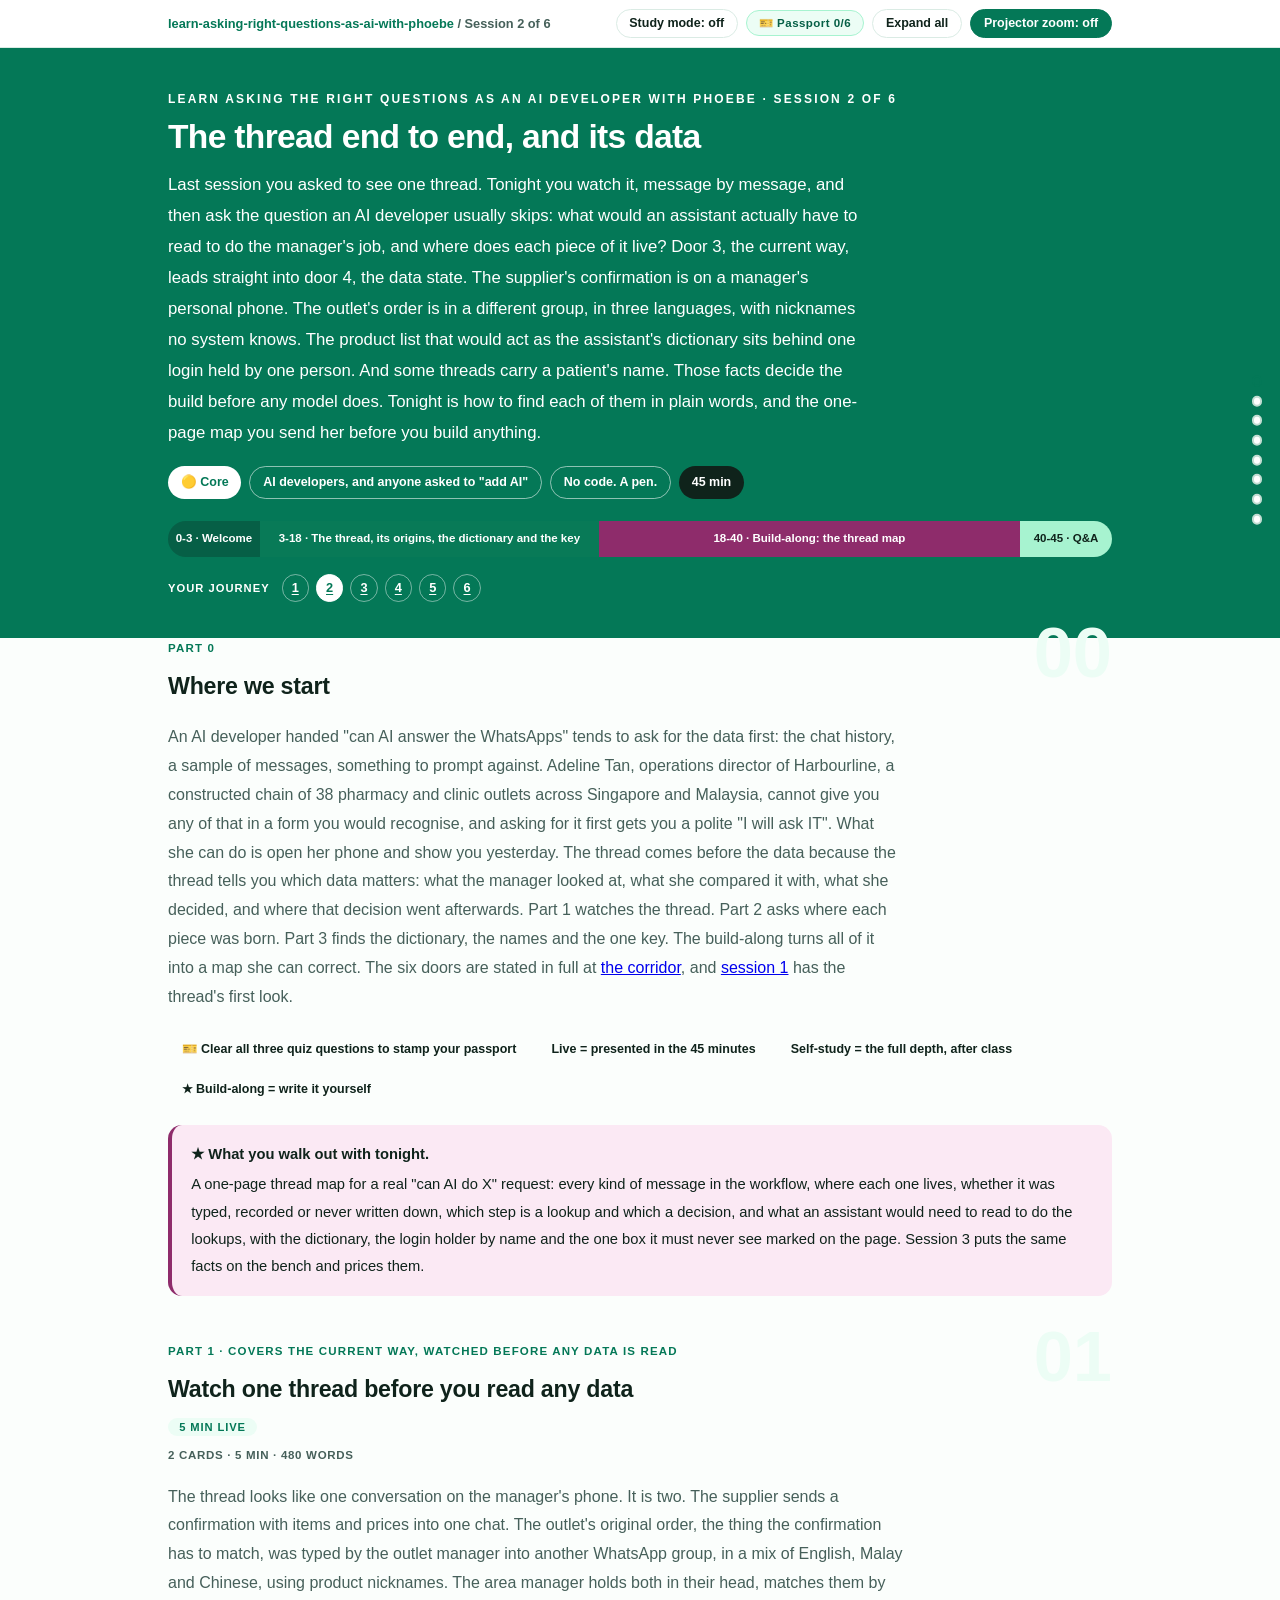
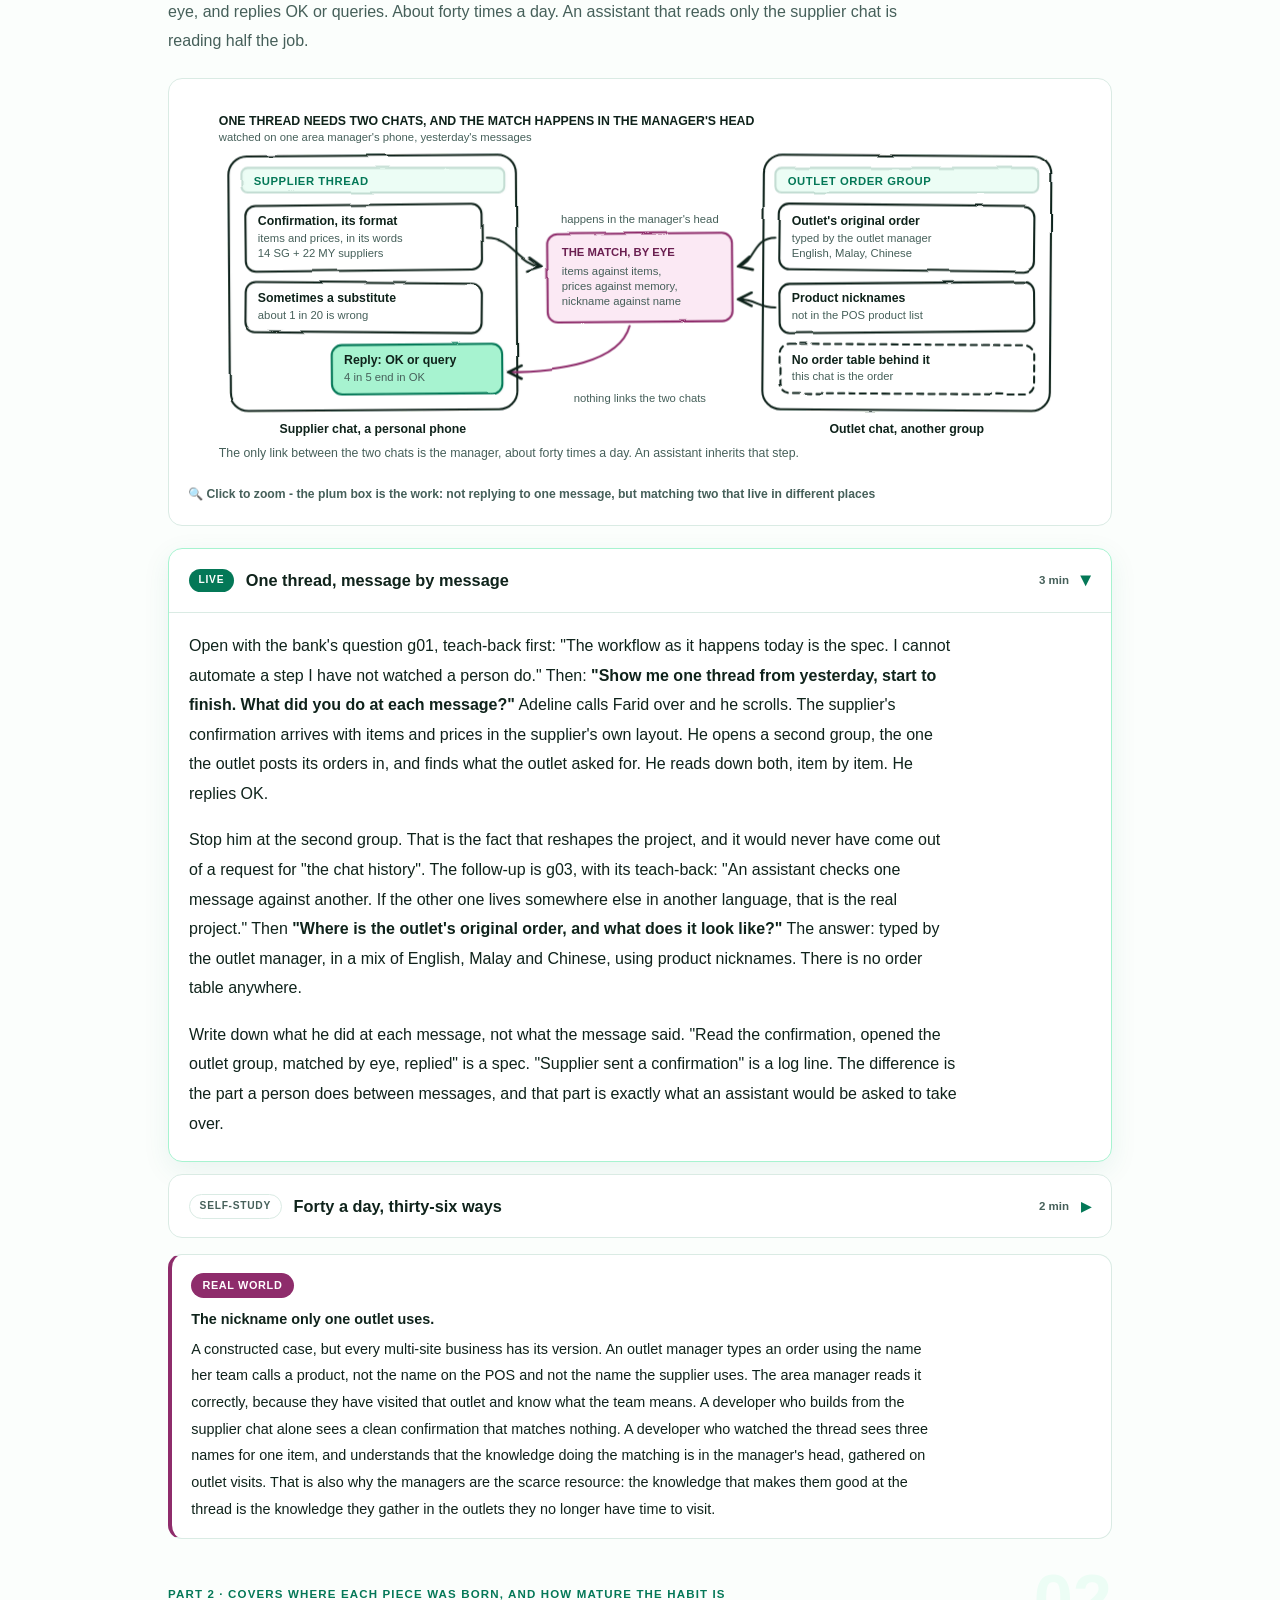
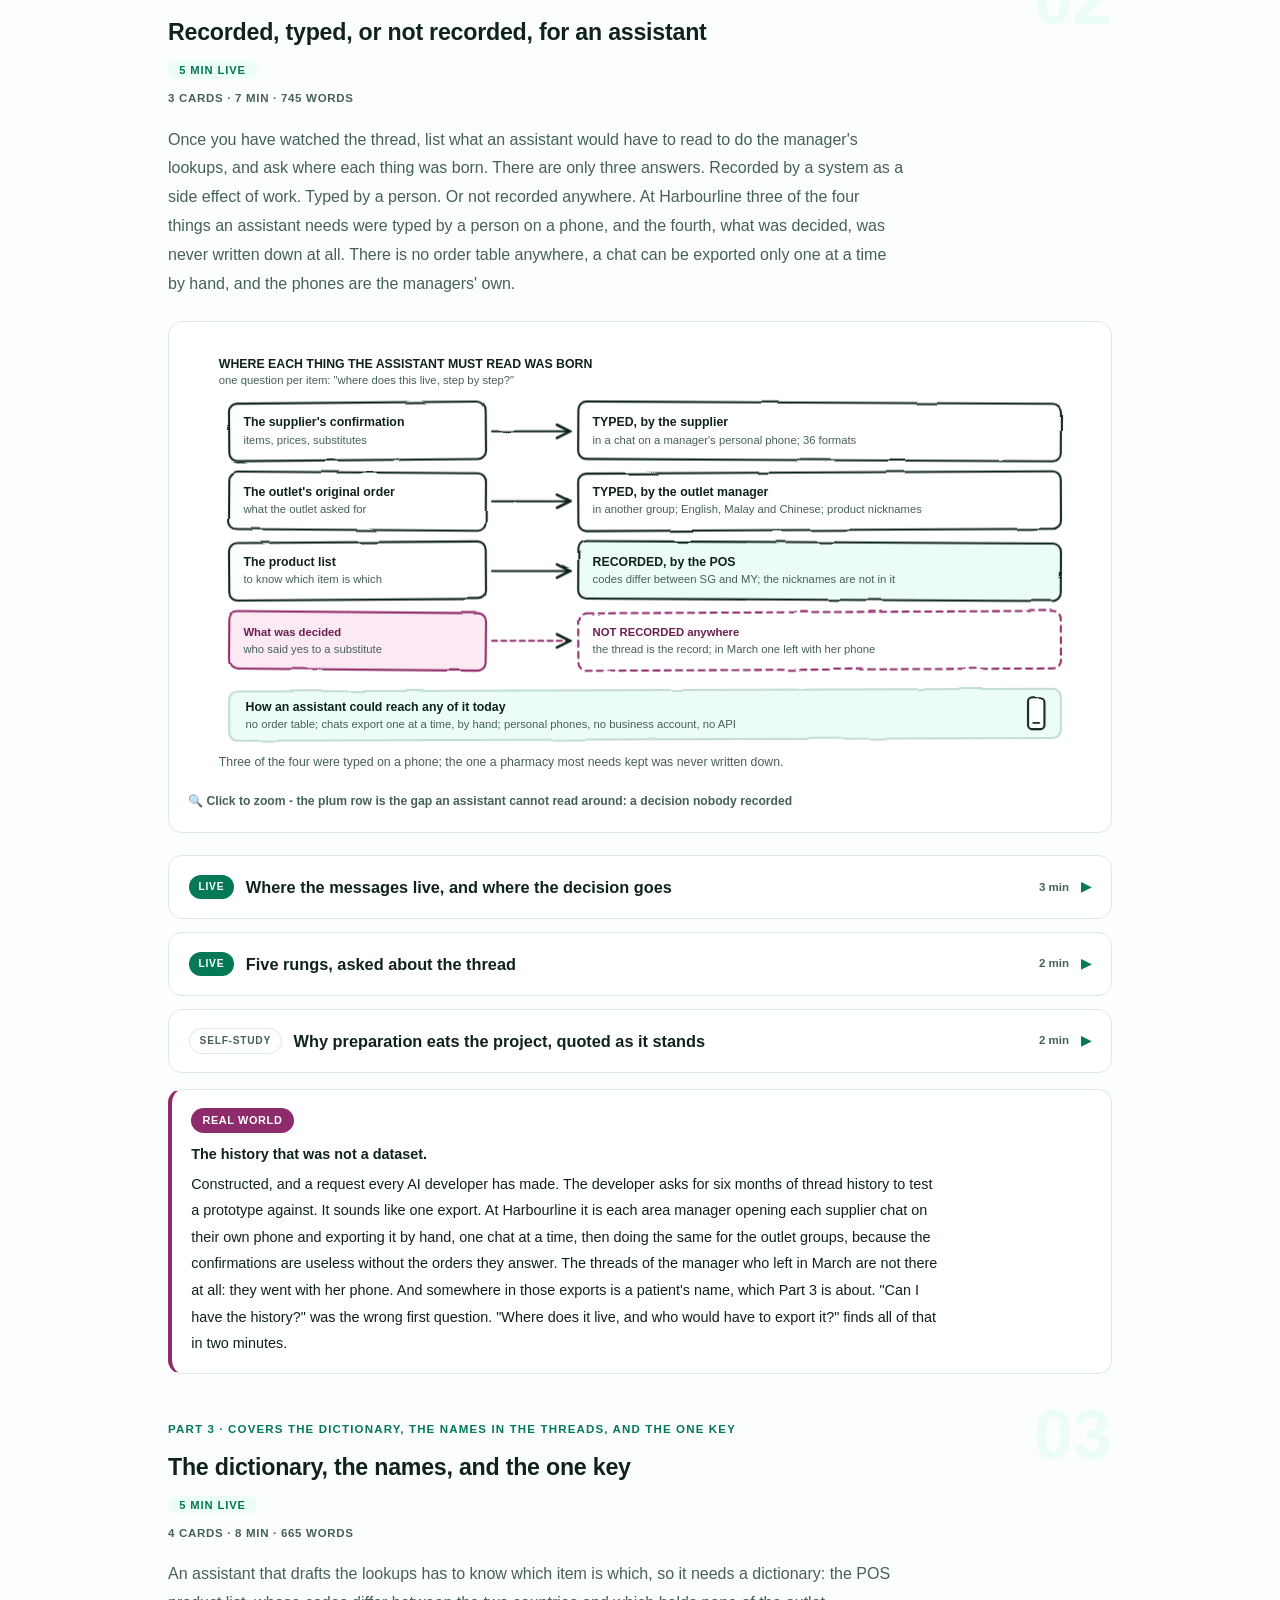
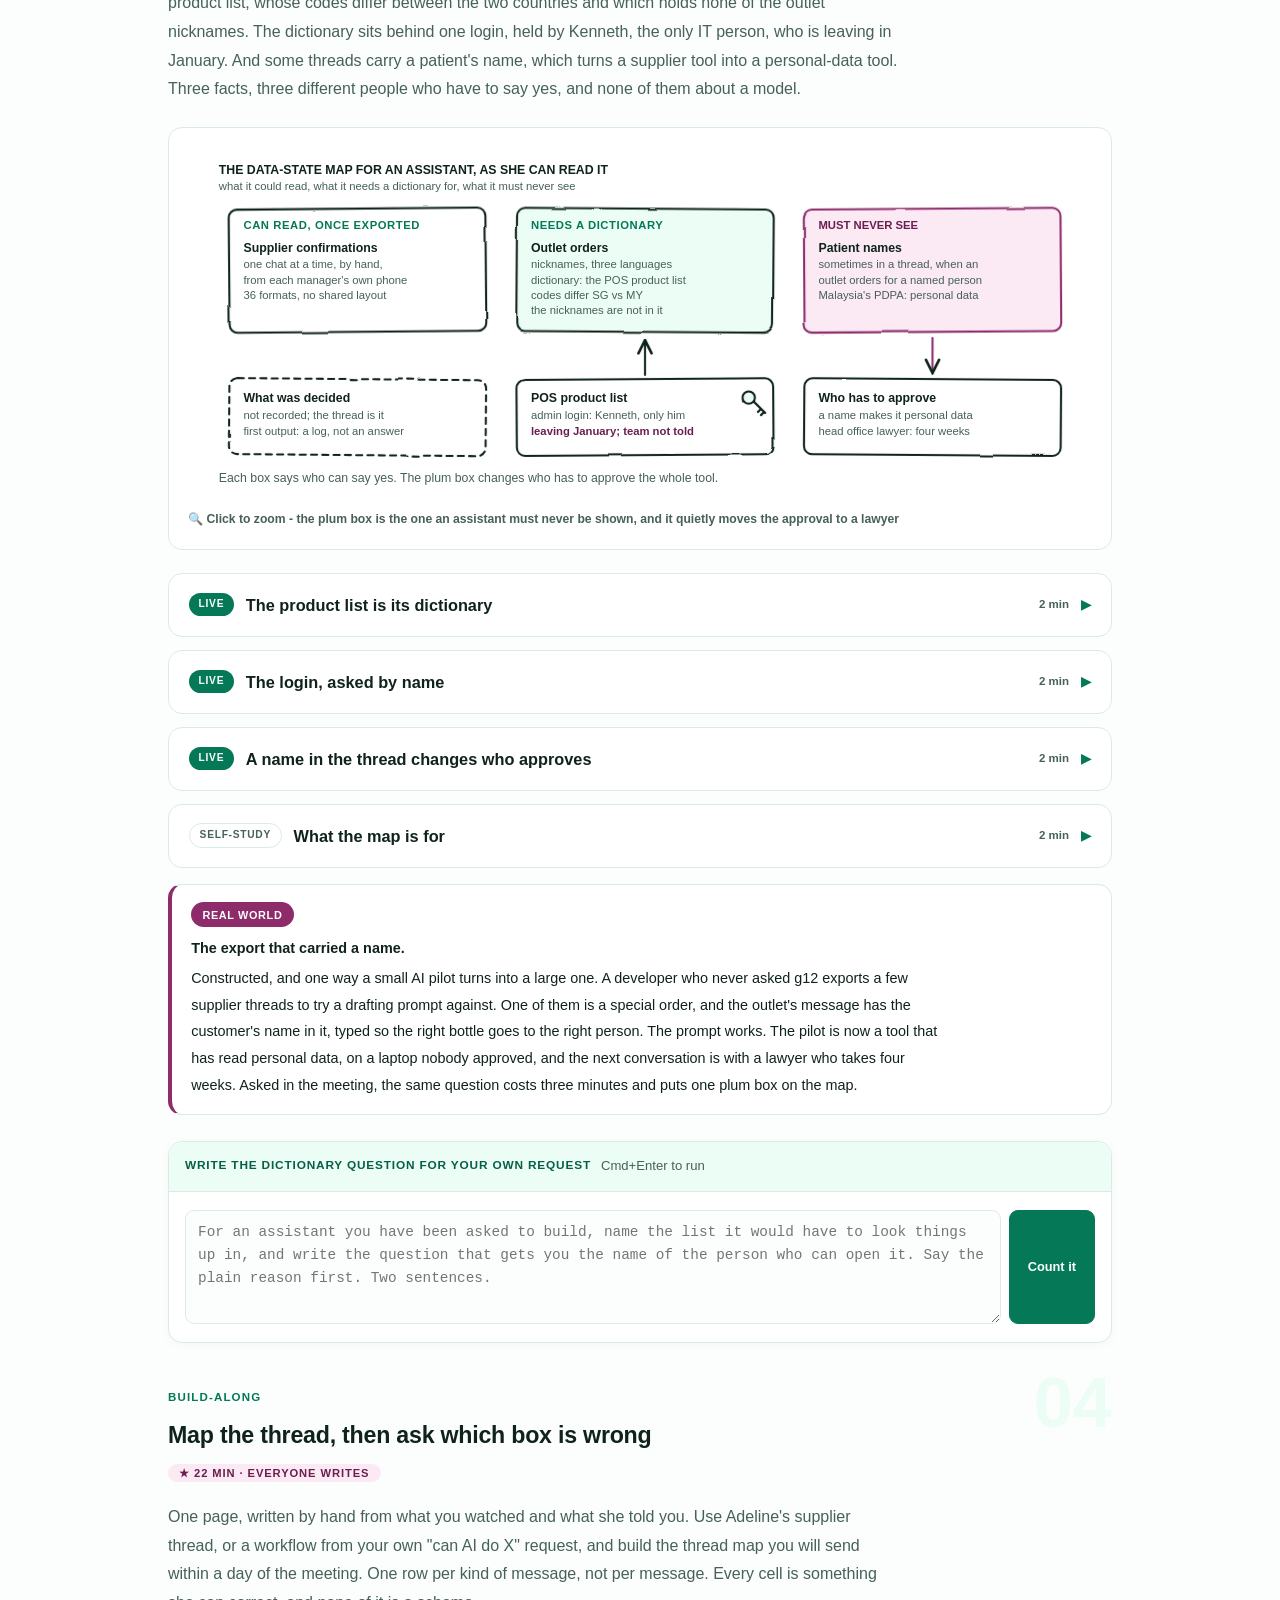
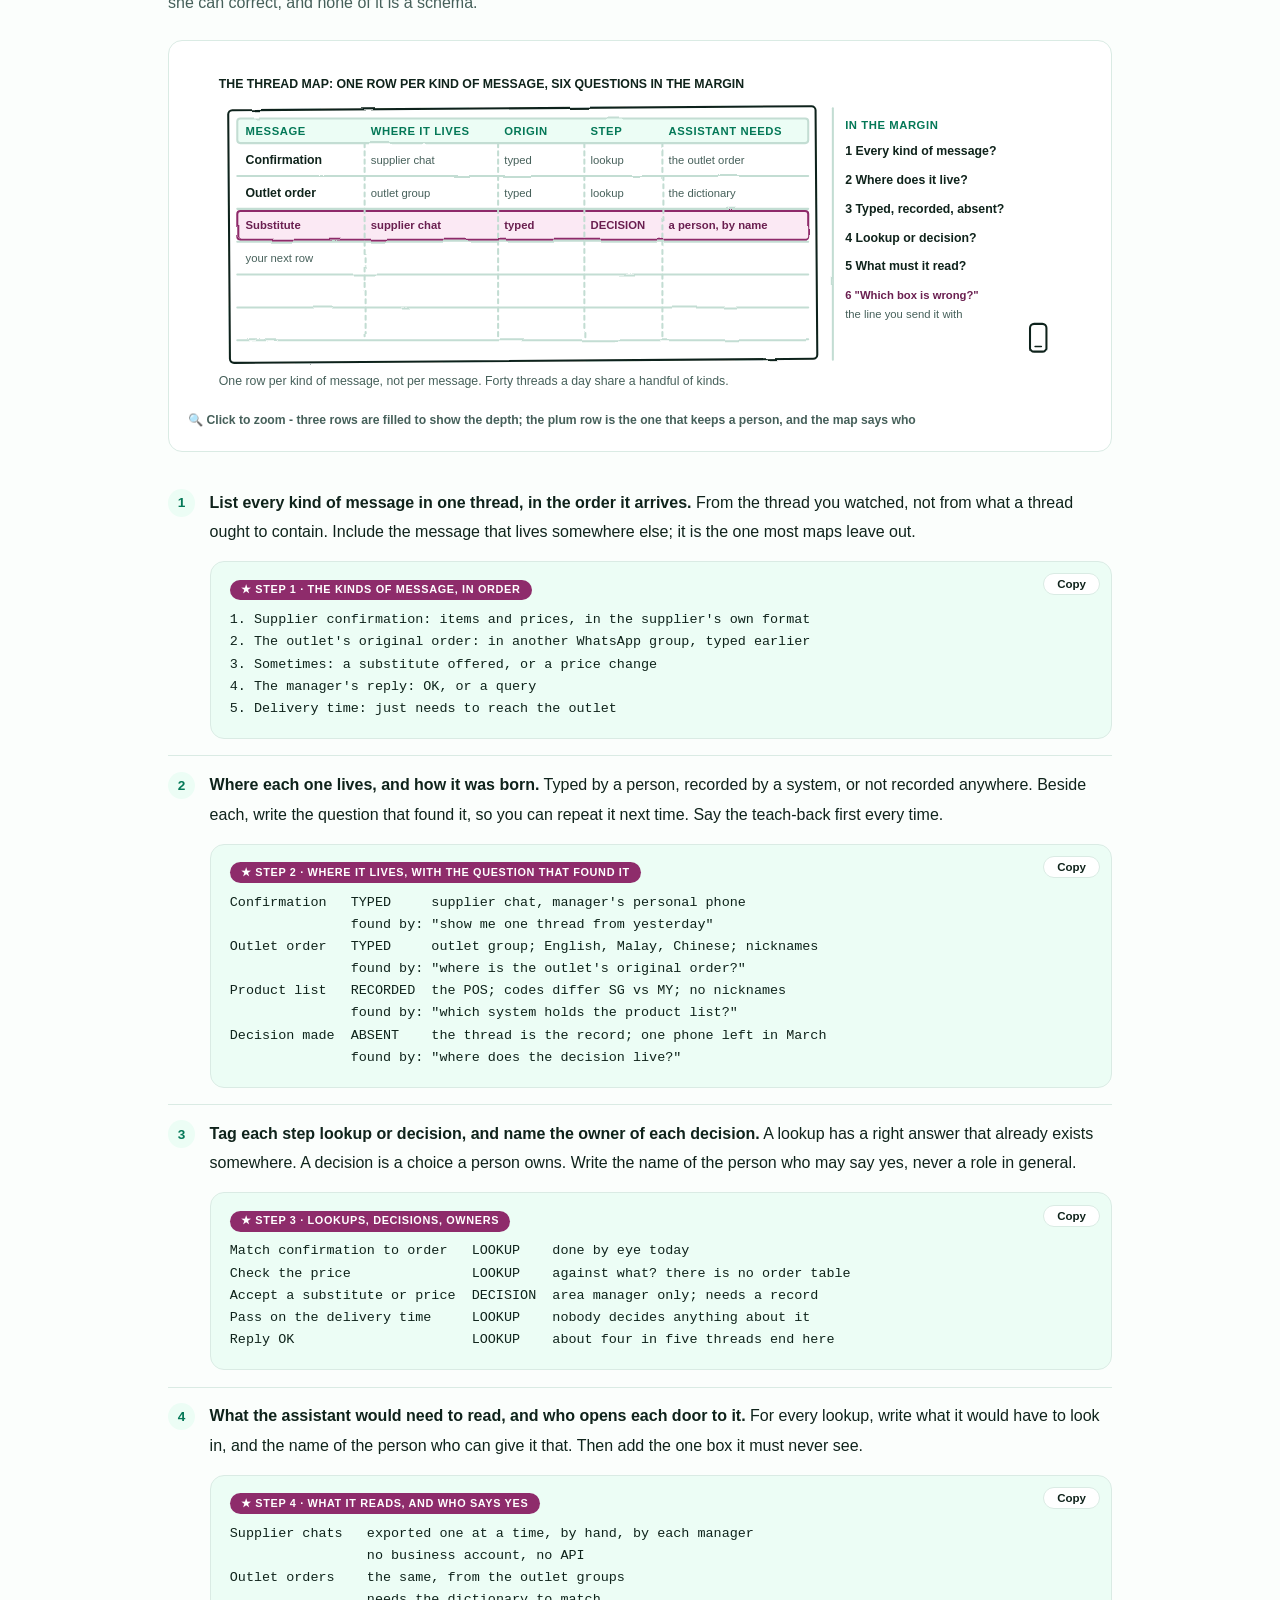
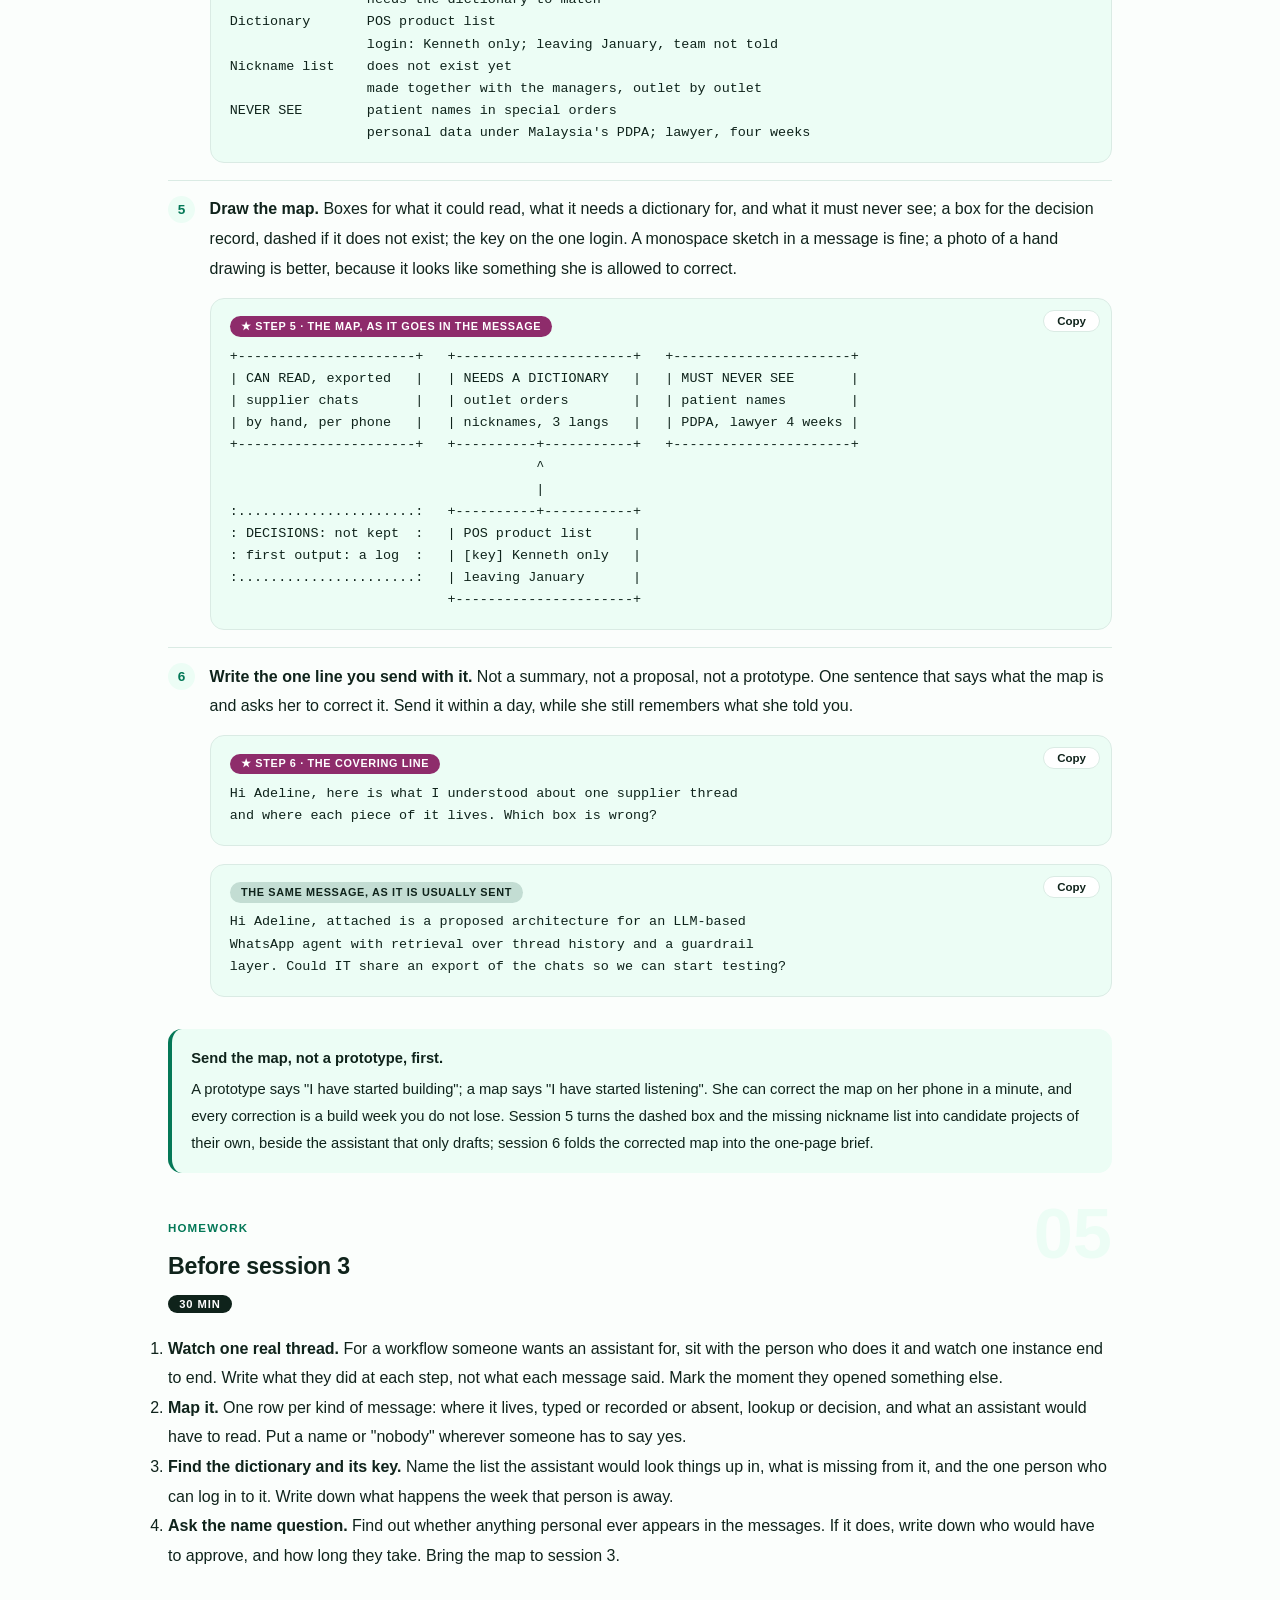
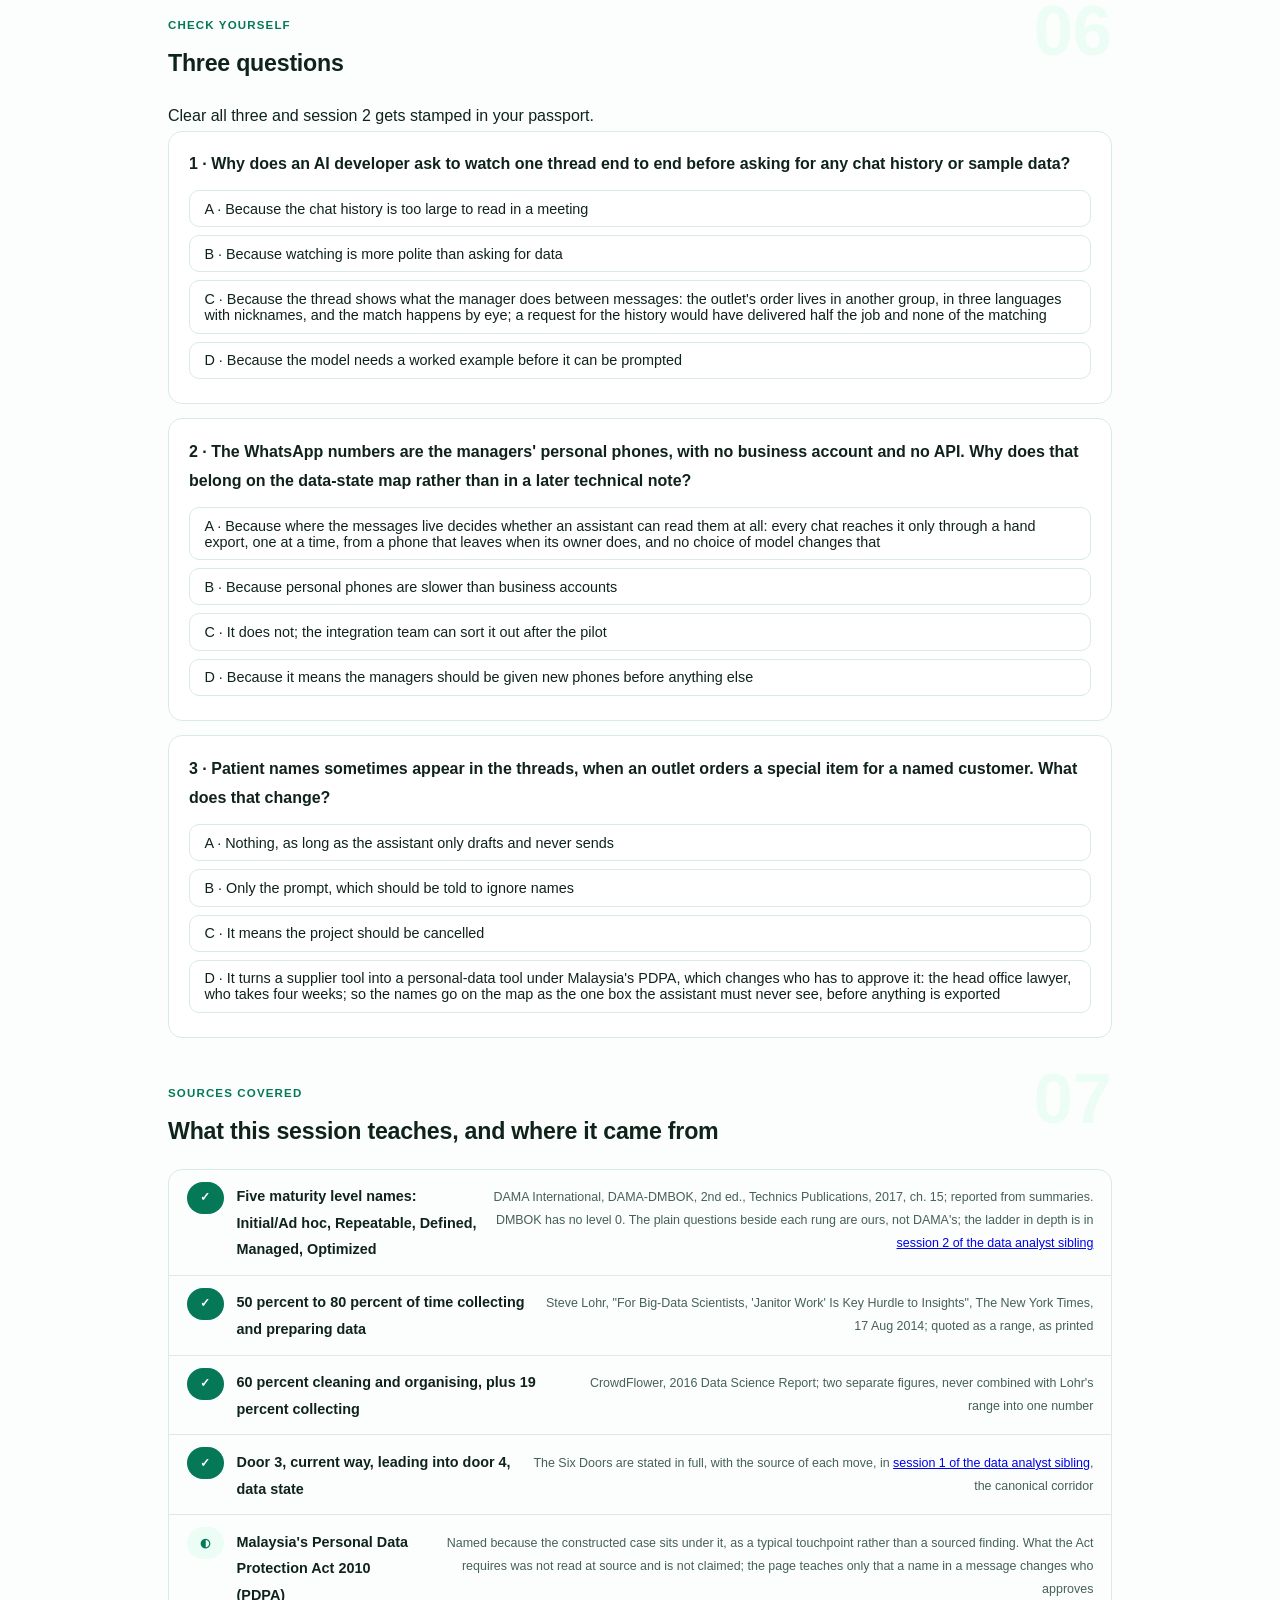
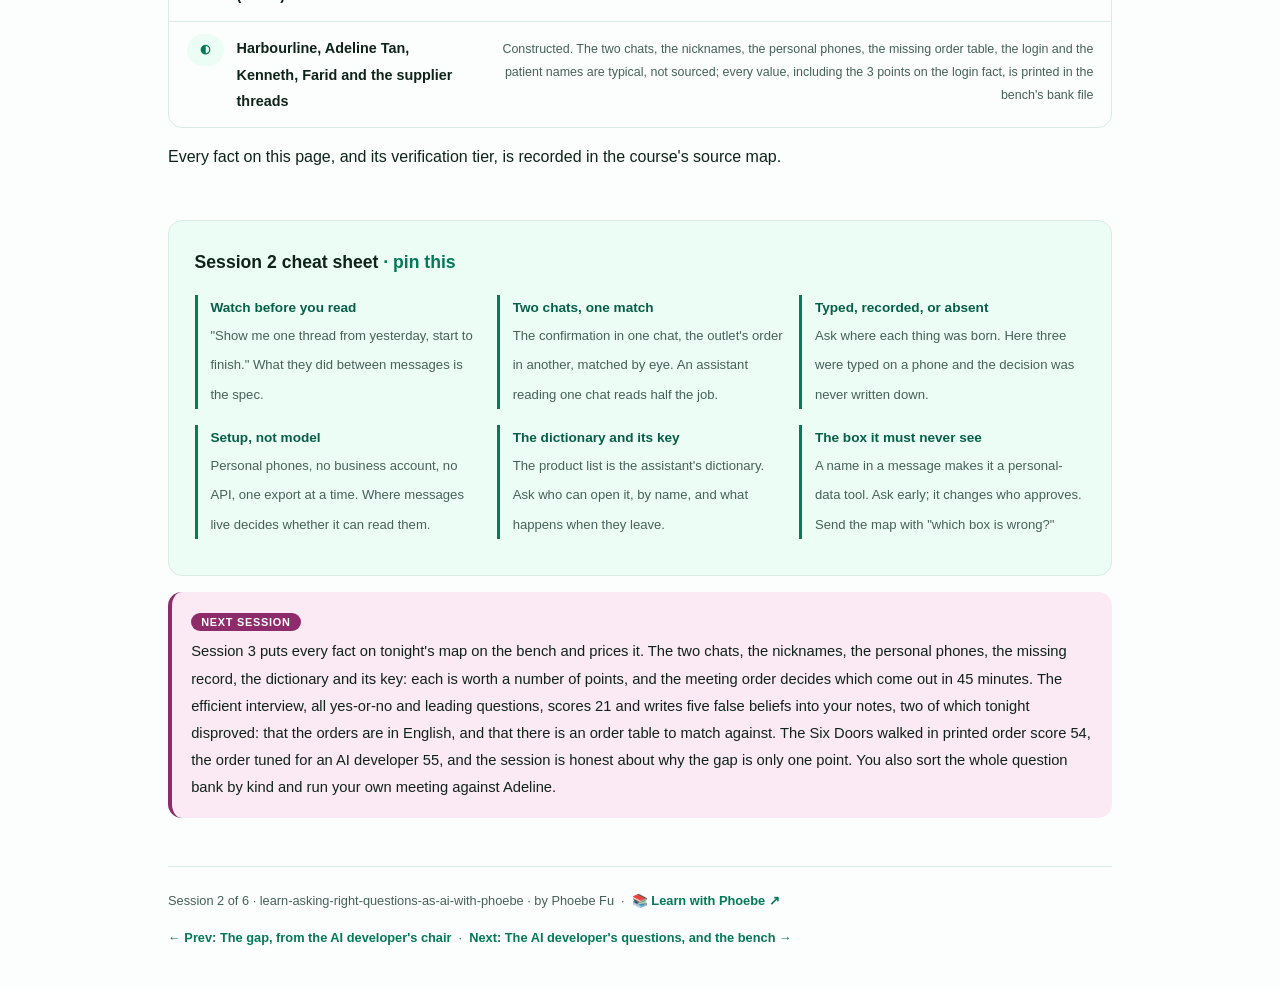
<file: courses/02-the-thread-end-to-end-and-its-data.html>
<!DOCTYPE html>
<html lang="en">
<head>
<meta charset="UTF-8">
<meta name="viewport" content="width=device-width, initial-scale=1.0">
<!-- social:start -->
<meta name="description" content="Session 2 of 6. Watch one supplier thread end to end before you read any data, then find out what an assistant would have to read: which half was typed by a person, which was recorded by a system, which was never written down, where the dictionary lives, who holds the one login, and which box it must never see.">
<meta property="og:type" content="article">
<meta property="og:site_name" content="Learn with Phoebe">
<meta property="og:title" content="The thread end to end, and its data - learn asking the right questions as an AI developer with phoebe">
<meta property="og:description" content="Session 2 of 6. Two chats and a match by eye, typed or recorded for an assistant, the dictionary, the names and the one key, and the thread map you send first.">
<meta property="og:url" content="https://phoebefu6.github.io/learn-asking-right-questions-as-ai-with-phoebe/courses/02-the-thread-end-to-end-and-its-data.html">
<meta property="og:image" content="https://phoebefu6.github.io/learn-asking-right-questions-as-ai-with-phoebe/assets/og-cover.png">
<meta property="og:image:width" content="1200">
<meta property="og:image:height" content="630">
<meta name="twitter:card" content="summary_large_image">
<meta name="twitter:title" content="The thread end to end, and its data - learn asking the right questions as an AI developer with phoebe">
<meta name="twitter:description" content="Session 2 of 6. One thread watched end to end, what an assistant would have to read, and the thread map you send first.">
<meta name="twitter:image" content="https://phoebefu6.github.io/learn-asking-right-questions-as-ai-with-phoebe/assets/og-cover.png">
<!-- social:end -->
<title>Session 2 · The thread end to end, and its data - learn asking the right questions as an AI developer with phoebe</title>
<link rel="stylesheet" href="../assets/style.css?v=19">
</head>
<body>

<div class="toolbar">
  <div class="wrap">
    <span class="crumb"><a href="../index.html">learn-asking-right-questions-as-ai-with-phoebe</a> / Session 2 of 6</span>
    <button class="btn" id="toggle-all" type="button">Expand all</button>
    <button class="btn primary" id="zoom-toggle" type="button">Projector zoom: off</button>
  </div>
</div>

<header class="masthead">
  <div class="wrap">
    <div class="eyebrow">Learn Asking the Right Questions as an AI Developer with Phoebe · Session 2 of 6</div>
    <h1>The thread end to end, and <span class="accent">its data</span></h1>
    <p class="sub">Last session you asked to see one thread. Tonight you watch it, message by message, and then ask the question an AI developer usually skips: what would an assistant actually have to read to do the manager's job, and where does each piece of it live? Door 3, the current way, leads straight into door 4, the data state. The supplier's confirmation is on a manager's personal phone. The outlet's order is in a different group, in three languages, with nicknames no system knows. The product list that would act as the assistant's dictionary sits behind one login held by one person. And some threads carry a patient's name. Those facts decide the build before any model does. Tonight is how to find each of them in plain words, and the one-page map you send her before you build anything.</p>
    <div class="chip-row">
      <span class="chip level">🟡 Core</span>
      <span class="chip audience">AI developers, and anyone asked to "add AI"</span>
      <span class="chip audience">No code. A pen.</span>
      <span class="chip time">45 min</span>
    </div>
    <div class="agenda">
      <span class="a1" style="flex:1">0-3 · Welcome</span>
      <span class="a2" style="flex:4">3-18 · The thread, its origins, the dictionary and the key</span>
      <span class="a3" style="flex:5">18-40 · Build-along: the thread map</span>
      <span class="a4" style="flex:1">40-45 · Q&amp;A</span>
    </div>
  </div>
</header>

<main class="wrap">

  <section class="section" id="intro">
    <div class="section-kicker">
      <span class="klabel">Part 0</span>
      <h2>Where we start</h2>
    </div>
    <p class="lede">An AI developer handed "can AI answer the WhatsApps" tends to ask for the data first: the chat history, a sample of messages, something to prompt against. Adeline Tan, operations director of Harbourline, a constructed chain of 38 pharmacy and clinic outlets across Singapore and Malaysia, cannot give you any of that in a form you would recognise, and asking for it first gets you a polite "I will ask IT". What she can do is open her phone and show you yesterday. The thread comes before the data because the thread tells you which data matters: what the manager looked at, what she compared it with, what she decided, and where that decision went afterwards. Part 1 watches the thread. Part 2 asks where each piece was born. Part 3 finds the dictionary, the names and the one key. The build-along turns all of it into a map she can correct. The six doors are stated in full at <a href="https://phoebefu6.github.io/learn-asking-right-questions-as-da-with-phoebe/courses/01-why-the-gap-and-the-six-doors.html">the corridor</a>, and <a href="01-the-gap-from-the-ai-developers-chair.html">session 1</a> has the thread's first look.</p>

    <div class="legend">
      <span class="pill">🎫 Clear all three quiz questions to stamp your passport</span>
      <span class="pill">Live = presented in the 45 minutes</span>
      <span class="pill">Self-study = the full depth, after class</span>
      <span class="pill">★ Build-along = write it yourself</span>
    </div>

    <div class="callout win">
      <p><strong>★ What you walk out with tonight.</strong> A one-page thread map for a real "can AI do X" request: every kind of message in the workflow, where each one lives, whether it was typed, recorded or never written down, which step is a lookup and which a decision, and what an assistant would need to read to do the lookups, with the dictionary, the login holder by name and the one box it must never see marked on the page. Session 3 puts the same facts on the bench and prices them.</p>
    </div>
  </section>

  <section class="section" id="part-1">
    <div class="section-kicker">
      <span class="klabel">Part 1 · covers the current way, watched before any data is read</span>
      <h2>Watch one thread before you read any data</h2>
      <span class="tag concept">5 min live</span>
    </div>
    <p class="lede">The thread looks like one conversation on the manager's phone. It is two. The supplier sends a confirmation with items and prices into one chat. The outlet's original order, the thing the confirmation has to match, was typed by the outlet manager into another WhatsApp group, in a mix of English, Malay and Chinese, using product nicknames. The area manager holds both in their head, matches them by eye, and replies OK or queries. About forty times a day. An assistant that reads only the supplier chat is reading half the job.</p>

    <figure class="zoomable">
      <svg viewBox="0 0 880 366" xmlns="http://www.w3.org/2000/svg" role="img" aria-label="Two phones drawn side by side. The left phone shows the supplier thread: a confirmation in the supplier's own format with items and prices, fourteen suppliers in Singapore and twenty-two in Malaysia each writing differently; sometimes a substitute, about one in twenty wrong; and the manager's reply, OK or a query, about four in five ending in a plain OK. The right phone shows the outlet order group: the outlet's original order typed by the outlet manager in English, Malay and Chinese; product nicknames that are not in the POS product list; and no order table behind it. Between the phones a plum box marks the match by eye that happens in the manager's head: items against items, prices against memory, nickname against name. Arrows run from both phones into the match and from the match to the reply. Nothing links the two chats except the manager.">
        <defs>
          <filter id="s2aSk" x="-3%" y="-3%" width="106%" height="106%"><feTurbulence type="fractalNoise" baseFrequency="0.02" numOctaves="2" seed="52" result="n"/><feDisplacementMap in="SourceGraphic" in2="n" scale="2.4" xChannelSelector="R" yChannelSelector="G"/></filter>
          <pattern id="s2aHc" patternUnits="userSpaceOnUse" width="7" height="7" patternTransform="rotate(-38)"><line x1="0" y1="0" x2="0" y2="7" stroke="#047857" stroke-width="1" opacity=".5"/></pattern>
          <marker id="s2aAr" viewBox="0 0 10 10" refX="9" refY="5" markerWidth="8" markerHeight="8" orient="auto"><path d="M1 1 L9 5 L1 9" fill="none" stroke="#0F231B" stroke-width="1.6" stroke-linecap="round"/></marker>
        </defs>
        <style>
          .s2aH { font: 800 12px Inter, sans-serif; fill: #0F231B; }
          .s2aL { font: 600 12px Inter, sans-serif; fill: #0F231B; }
          .s2aS { font: 400 11px Inter, sans-serif; fill: #46605A; }
          .s2aB { font: 800 11px Inter, sans-serif; fill: #6A1F50; }
          .s2aA { font: 700 11px Inter, sans-serif; fill: #047857; letter-spacing: .05em; }
          .s2aN { font: 400 12px Inter, sans-serif; fill: #46605A; }
        </style>

        <text class="s2aH" x="30" y="26">ONE THREAD NEEDS TWO CHATS, AND THE MATCH HAPPENS IN THE MANAGER'S HEAD</text>
        <text class="s2aS" x="30" y="42">watched on one area manager's phone, yesterday's messages</text>

        <g filter="url(#s2aSk)" fill="none" stroke="#0F231B" stroke-width="2" stroke-linecap="round" stroke-linejoin="round">
          <!-- left phone: the supplier thread -->
          <rect x="40" y="56" width="280" height="248" rx="18" transform="rotate(-0.4 180 180)" fill="#FFFFFF"/>
          <rect x="52" y="68" width="256" height="24" rx="6" fill="#ECFDF5" stroke="#C3DDD3"/>
          <rect x="56" y="104" width="230" height="64" rx="10" transform="rotate(-0.6 171 136)" fill="#FFFFFF"/>
          <rect x="56" y="180" width="230" height="48" rx="10" transform="rotate(0.5 171 204)" fill="#FFFFFF"/>
          <rect x="140" y="240" width="166" height="48" rx="10" transform="rotate(-0.5 223 264)" fill="#A7F3D0" stroke="#047857"/>
          <!-- right phone: the outlet order group -->
          <rect x="560" y="56" width="280" height="248" rx="18" transform="rotate(0.4 700 180)" fill="#FFFFFF"/>
          <rect x="572" y="68" width="256" height="24" rx="6" fill="#ECFDF5" stroke="#C3DDD3"/>
          <rect x="576" y="104" width="248" height="64" rx="10" transform="rotate(0.6 700 136)" fill="#FFFFFF"/>
          <rect x="576" y="180" width="248" height="48" rx="10" transform="rotate(-0.5 700 204)" fill="#FFFFFF"/>
          <rect x="576" y="240" width="248" height="48" rx="10" transform="rotate(0.4 700 264)" fill="#FFFFFF" stroke-dasharray="6 5"/>
          <!-- the match, in her head -->
          <rect x="350" y="132" width="180" height="86" rx="10" transform="rotate(-0.5 440 175)" fill="#FBE9F4" stroke="#8E2C6B"/>
          <!-- connectors into the match and out to the reply -->
          <path d="M290 136 C316 136 320 160 344 164" marker-end="url(#s2aAr)"/>
          <path d="M572 136 C550 136 552 160 536 164" marker-end="url(#s2aAr)"/>
          <path d="M572 204 C554 204 554 196 536 196" marker-end="url(#s2aAr)"/>
          <path d="M430 222 C420 258 360 266 312 266" stroke="#8E2C6B" marker-end="url(#s2aAr)"/>
        </g>

        <text class="s2aA" x="64" y="85">SUPPLIER THREAD</text>
        <text class="s2aL" x="68" y="124">Confirmation, its format</text>
        <text class="s2aS" x="68" y="140">items and prices, in its words</text>
        <text class="s2aS" x="68" y="155">14 SG + 22 MY suppliers</text>
        <text class="s2aL" x="68" y="199">Sometimes a substitute</text>
        <text class="s2aS" x="68" y="215">about 1 in 20 is wrong</text>
        <text class="s2aL" x="152" y="259">Reply: OK or query</text>
        <text class="s2aS" x="152" y="276">4 in 5 end in OK</text>

        <text class="s2aA" x="584" y="85">OUTLET ORDER GROUP</text>
        <text class="s2aL" x="588" y="124">Outlet's original order</text>
        <text class="s2aS" x="588" y="140">typed by the outlet manager</text>
        <text class="s2aS" x="588" y="155">English, Malay, Chinese</text>
        <text class="s2aL" x="588" y="199">Product nicknames</text>
        <text class="s2aS" x="588" y="215">not in the POS product list</text>
        <text class="s2aL" x="588" y="259">No order table behind it</text>
        <text class="s2aS" x="588" y="275">this chat is the order</text>

        <text class="s2aS" x="440" y="122" text-anchor="middle">happens in the manager's head</text>
        <text class="s2aB" x="364" y="154">THE MATCH, BY EYE</text>
        <text class="s2aS" x="364" y="172">items against items,</text>
        <text class="s2aS" x="364" y="187">prices against memory,</text>
        <text class="s2aS" x="364" y="202">nickname against name</text>
        <text class="s2aS" x="440" y="296" text-anchor="middle">nothing links the two chats</text>

        <text class="s2aL" x="180" y="326" text-anchor="middle">Supplier chat, a personal phone</text>
        <text class="s2aL" x="700" y="326" text-anchor="middle">Outlet chat, another group</text>

        <text class="s2aN" x="30" y="350">The only link between the two chats is the manager, about forty times a day. An assistant inherits that step.</text>
      </svg>
      <figcaption>🔍 Click to zoom - the plum box is the work: not replying to one message, but matching two that live in different places</figcaption>
    </figure>

    <details class="card" open>
      <summary><span class="mode live">Live</span>One thread, message by message<span class="mini">3 min</span><span class="caret">▶</span></summary>
      <div class="body">
        <p>Open with the bank's question g01, teach-back first: "The workflow as it happens today is the spec. I cannot automate a step I have not watched a person do." Then: <strong>"Show me one thread from yesterday, start to finish. What did you do at each message?"</strong> Adeline calls Farid over and he scrolls. The supplier's confirmation arrives with items and prices in the supplier's own layout. He opens a second group, the one the outlet posts its orders in, and finds what the outlet asked for. He reads down both, item by item. He replies OK.</p>
        <p>Stop him at the second group. That is the fact that reshapes the project, and it would never have come out of a request for "the chat history". The follow-up is g03, with its teach-back: "An assistant checks one message against another. If the other one lives somewhere else in another language, that is the real project." Then <strong>"Where is the outlet's original order, and what does it look like?"</strong> The answer: typed by the outlet manager, in a mix of English, Malay and Chinese, using product nicknames. There is no order table anywhere.</p>
        <p>Write down what he did at each message, not what the message said. "Read the confirmation, opened the outlet group, matched by eye, replied" is a spec. "Supplier sent a confirmation" is a log line. The difference is the part a person does between messages, and that part is exactly what an assistant would be asked to take over.</p>
      </div>
    </details>

    <details class="card">
      <summary><span class="mode self">Self-study</span>Forty a day, thirty-six ways<span class="mini">2 min</span><span class="caret">▶</span></summary>
      <div class="body">
        <p>Two numbers turn one watched thread into a workload. The first is volume: about forty threads a day per manager, and about four in five end in a plain OK. The bank's question g19 asks for exactly that, with its teach-back: "The share of plain OKs is the share an assistant can safely draft. The rest is where the person stays." It gives you the size of the routine part and, just as usefully, the size of the part that is not routine.</p>
        <p>The second is variety: fourteen suppliers in Singapore and twenty-two in Malaysia, each writing its confirmation differently. Thirty-six formats is not a detail for later. It means there is no single message shape to parse, which is the first thing a developer assumes and the first thing the thread disproves. Ask to see a second thread from a different supplier before you leave; the difference between the two is the variety, in one glance.</p>
        <p>Neither number needs trust to come out; they are facts she knows and states freely. The error rate, about one confirmation in twenty with a wrong price or a substitute, needs a little, and the question that gets it is in <a href="01-the-gap-from-the-ai-developers-chair.html">session 1</a>. Watching the thread first is part of how that trust is earned: you have shown you care about how the work is done before you ask how often it goes wrong.</p>
      </div>
    </details>

    <div class="callout example">
      <span class="ex-pill">Real world</span>
      <p><strong>The nickname only one outlet uses.</strong> A constructed case, but every multi-site business has its version. An outlet manager types an order using the name her team calls a product, not the name on the POS and not the name the supplier uses. The area manager reads it correctly, because they have visited that outlet and know what the team means. A developer who builds from the supplier chat alone sees a clean confirmation that matches nothing. A developer who watched the thread sees three names for one item, and understands that the knowledge doing the matching is in the manager's head, gathered on outlet visits. That is also why the managers are the scarce resource: the knowledge that makes them good at the thread is the knowledge they gather in the outlets they no longer have time to visit.</p>
    </div>
  </section>

  <section class="section" id="part-2">
    <div class="section-kicker">
      <span class="klabel">Part 2 · covers where each piece was born, and how mature the habit is</span>
      <h2>Recorded, typed, or not recorded, for an assistant</h2>
      <span class="tag concept">5 min live</span>
    </div>
    <p class="lede">Once you have watched the thread, list what an assistant would have to read to do the manager's lookups, and ask where each thing was born. There are only three answers. Recorded by a system as a side effect of work. Typed by a person. Or not recorded anywhere. At Harbourline three of the four things an assistant needs were typed by a person on a phone, and the fourth, what was decided, was never written down at all. There is no order table anywhere, a chat can be exported only one at a time by hand, and the phones are the managers' own.</p>

    <figure class="zoomable">
      <svg viewBox="0 0 880 428" xmlns="http://www.w3.org/2000/svg" role="img" aria-label="Four things an assistant would have to read, listed on the left, each traced by an arrow to where it was born on the right. The supplier's confirmation was typed by the supplier and arrives in a chat on a manager's personal phone, in thirty-six formats. The outlet's original order was typed by the outlet manager in another group, in English, Malay and Chinese with product nicknames. The product list was recorded by the POS, with codes that differ between Singapore and Malaysia and none of the nicknames. What was decided, drawn in plum, is not recorded anywhere: the thread is the record, and in March a manager left with her phone. A strip along the bottom says how an assistant could reach any of it today: no order table, chats exported one at a time by hand, personal phones with no business account and no API.">
        <defs>
          <filter id="s2bSk" x="-3%" y="-3%" width="106%" height="106%"><feTurbulence type="fractalNoise" baseFrequency="0.02" numOctaves="2" seed="63" result="n"/><feDisplacementMap in="SourceGraphic" in2="n" scale="2.4" xChannelSelector="R" yChannelSelector="G"/></filter>
          <pattern id="s2bHc" patternUnits="userSpaceOnUse" width="7" height="7" patternTransform="rotate(-38)"><line x1="0" y1="0" x2="0" y2="7" stroke="#047857" stroke-width="1" opacity=".5"/></pattern>
          <marker id="s2bAr" viewBox="0 0 10 10" refX="9" refY="5" markerWidth="8" markerHeight="8" orient="auto"><path d="M1 1 L9 5 L1 9" fill="none" stroke="#0F231B" stroke-width="1.6" stroke-linecap="round"/></marker>
        </defs>
        <style>
          .s2bH { font: 800 12px Inter, sans-serif; fill: #0F231B; }
          .s2bL { font: 600 12px Inter, sans-serif; fill: #0F231B; }
          .s2bS { font: 400 11px Inter, sans-serif; fill: #46605A; }
          .s2bB { font: 800 11px Inter, sans-serif; fill: #6A1F50; }
          .s2bA { font: 700 11px Inter, sans-serif; fill: #047857; letter-spacing: .05em; }
          .s2bN { font: 400 12px Inter, sans-serif; fill: #46605A; }
        </style>

        <text class="s2bH" x="30" y="26">WHERE EACH THING THE ASSISTANT MUST READ WAS BORN</text>
        <text class="s2bS" x="30" y="42">one question per item: "where does this live, step by step?"</text>

        <g filter="url(#s2bSk)" fill="none" stroke="#0F231B" stroke-width="2" stroke-linecap="round" stroke-linejoin="round">
          <!-- left: what the assistant must read -->
          <rect x="40" y="60" width="250" height="56" rx="8" transform="rotate(-0.5 165 88)" fill="#FFFFFF"/>
          <rect x="40" y="128" width="250" height="56" rx="8" transform="rotate(0.4 165 156)" fill="#FFFFFF"/>
          <rect x="40" y="196" width="250" height="56" rx="8" transform="rotate(-0.4 165 224)" fill="#FFFFFF"/>
          <rect x="40" y="264" width="250" height="56" rx="8" transform="rotate(0.5 165 292)" fill="#FBE9F4" stroke="#8E2C6B"/>
          <!-- right: where it was born -->
          <rect x="380" y="60" width="470" height="56" rx="8" transform="rotate(0.3 615 88)" fill="#FFFFFF"/>
          <rect x="380" y="128" width="470" height="56" rx="8" transform="rotate(-0.3 615 156)" fill="#FFFFFF"/>
          <rect x="380" y="196" width="470" height="56" rx="8" transform="rotate(0.3 615 224)" fill="#ECFDF5"/>
          <rect x="380" y="264" width="470" height="56" rx="8" transform="rotate(-0.3 615 292)" fill="#FFFFFF" stroke="#8E2C6B" stroke-dasharray="6 5"/>
          <!-- traces -->
          <path d="M296 88 L372 88" marker-end="url(#s2bAr)"/>
          <path d="M296 156 L372 156" marker-end="url(#s2bAr)"/>
          <path d="M296 224 L372 224" marker-end="url(#s2bAr)"/>
          <path d="M296 292 L372 292" stroke="#8E2C6B" stroke-dasharray="5 4" marker-end="url(#s2bAr)"/>
          <!-- how an assistant could reach it -->
          <rect x="40" y="340" width="810" height="48" rx="8" transform="rotate(-0.2 445 364)" fill="#ECFDF5" stroke="#C3DDD3"/>
          <!-- a personal phone, the anchor -->
          <rect x="818" y="348" width="16" height="30" rx="4" fill="#FFFFFF"/>
          <path d="M823 372 L829 372" stroke-width="1.6"/>
        </g>

        <text class="s2bL" x="54" y="83">The supplier's confirmation</text>
        <text class="s2bS" x="54" y="100">items, prices, substitutes</text>
        <text class="s2bL" x="54" y="151">The outlet's original order</text>
        <text class="s2bS" x="54" y="168">what the outlet asked for</text>
        <text class="s2bL" x="54" y="219">The product list</text>
        <text class="s2bS" x="54" y="236">to know which item is which</text>
        <text class="s2bB" x="54" y="287">What was decided</text>
        <text class="s2bS" x="54" y="304">who said yes to a substitute</text>

        <text class="s2bL" x="394" y="83">TYPED, by the supplier</text>
        <text class="s2bS" x="394" y="100">in a chat on a manager's personal phone; 36 formats</text>
        <text class="s2bL" x="394" y="151">TYPED, by the outlet manager</text>
        <text class="s2bS" x="394" y="168">in another group; English, Malay and Chinese; product nicknames</text>
        <text class="s2bL" x="394" y="219">RECORDED, by the POS</text>
        <text class="s2bS" x="394" y="236">codes differ between SG and MY; the nicknames are not in it</text>
        <text class="s2bB" x="394" y="287">NOT RECORDED anywhere</text>
        <text class="s2bS" x="394" y="304">the thread is the record; in March one left with her phone</text>

        <text class="s2bL" x="56" y="360">How an assistant could reach any of it today</text>
        <text class="s2bS" x="56" y="377">no order table; chats export one at a time, by hand; personal phones, no business account, no API</text>

        <text class="s2bN" x="30" y="414">Three of the four were typed on a phone; the one a pharmacy most needs kept was never written down.</text>
      </svg>
      <figcaption>🔍 Click to zoom - the plum row is the gap an assistant cannot read around: a decision nobody recorded</figcaption>
    </figure>

    <details class="card">
      <summary><span class="mode live">Live</span>Where the messages live, and where the decision goes<span class="mini">3 min</span><span class="caret">▶</span></summary>
      <div class="body">
        <p>Two questions from the bank find the whole left side of that figure. The first is g11, teach-back first: "Where the messages live decides whether an assistant can even read them. That is a setup question, not a model question." Then: <strong>"Are the WhatsApp numbers personal phones or a business account? Can a chat be exported?"</strong> Adeline's answer is short and decisive. The numbers are the managers' personal phones. There is no business account and no API. A chat can be exported, one chat at a time, by hand.</p>
        <p>Say what that means out loud, because it is the moment the project changes shape. An assistant cannot sit behind a personal WhatsApp number and read along. Anything it reads, somebody has to hand it, one chat at a time. That is not a problem a better model solves. It is a setup fact, and it belongs on the data-state map before any design is drawn.</p>
        <p>The second is g04, with its teach-back: "If the record is a phone, the first thing an assistant should produce is a log, before it produces a single answer." Then <strong>"What happens to a thread once it is done? Where does the decision live?"</strong> This one needs a little trust, and it is why you ask it after the thread, not before. Nobody keeps a record of what was decided. The WhatsApp thread is the record. An area manager left in March and her phone went with her. For a pharmacy, where substitutions need a record by law, that is the most important box on the page, and it is empty.</p>
      </div>
    </details>

    <details class="card">
      <summary><span class="mode live">Live</span>Five rungs, asked about the thread<span class="mini">2 min</span><span class="caret">▶</span></summary>
      <div class="body">
        <p>Where a thing was born tells you what it is. How mature the habit around it is tells you how far you can lean on it. DAMA-DMBOK, 2nd edition, chapter 15, names five levels of data management maturity: <strong>Initial/Ad hoc, Repeatable, Defined, Managed, Optimized</strong>. Five, with no level 0. The names are borrowed, as reported from summaries; the plain questions are ours, and they are what Adeline hears. The ladder is taught in depth in <a href="https://phoebefu6.github.io/learn-asking-right-questions-as-da-with-phoebe/courses/02-reading-their-data-state.html">session 2 of the data analyst sibling</a>; for an AI developer it is five questions about the thread.</p>
        <p>"When a confirmation is wrong, who catches it, and how do they know?" The manager, by eye, because she knows the outlet. "Does each manager do it the same way?" You do not know yet, and neither does the fact sheet; ask, and write down the answer she gives rather than the one you expect. "Is any of it written down?" No: the method is in three heads and the record is on three phones. "Does anyone check afterwards whether the OK was right?" Nothing she has said so far suggests anyone does. "Has it got better on its own?" Ask. On what she has told you, the matching habit reads as the bottom rung, with the second and fourth questions still open. That reading goes in your notes, never into the meeting as a grade.</p>
        <p>The rung matters more for an assistant than for a report. A report built on an ad hoc habit is a report nobody trusts. An assistant built on one inherits the habit's variety as its training data and its test cases, with no written method to check its drafts against. The real maturity assessment is a governance discipline, taught in <a href="https://phoebefu6.github.io/learn-governance-101-with-phoebe/">Governance 101</a>; in a discovery meeting it is five questions and a note.</p>
      </div>
    </details>

    <details class="card">
      <summary><span class="mode self">Self-study</span>Why preparation eats the project, quoted as it stands<span class="mini">2 min</span><span class="caret">▶</span></summary>
      <div class="body">
        <p>Two figures are usually run together into one, and they should not be. In 2014 Steve Lohr reported in <em>The New York Times</em> that data scientists spend 50 percent to 80 percent of their time collecting and preparing data. In 2016 CrowdFlower's data science survey reported 60 percent of time spent cleaning and organising data and a further 19 percent collecting it. Different methods, different shapes of answer: a range for two activities together, and two separate figures. Quote whichever you use as it stands.</p>
        <p>For an assistant at Harbourline, preparation has a concrete shape, and every piece of it is visible in the figure above. Somebody exports chats by hand from three personal phones. Somebody builds a dictionary from outlet nicknames to POS codes, twice, because the codes differ between the two countries. Somebody decides what to do about the decisions that were never recorded. None of that is model work, all of it comes before model work, and every piece was found by asking where a thing was born rather than asking for "the data".</p>
      </div>
    </details>

    <div class="callout example">
      <span class="ex-pill">Real world</span>
      <p><strong>The history that was not a dataset.</strong> Constructed, and a request every AI developer has made. The developer asks for six months of thread history to test a prototype against. It sounds like one export. At Harbourline it is each area manager opening each supplier chat on their own phone and exporting it by hand, one chat at a time, then doing the same for the outlet groups, because the confirmations are useless without the orders they answer. The threads of the manager who left in March are not there at all: they went with her phone. And somewhere in those exports is a patient's name, which Part 3 is about. "Can I have the history?" was the wrong first question. "Where does it live, and who would have to export it?" finds all of that in two minutes.</p>
    </div>
  </section>

  <section class="section" id="part-3">
    <div class="section-kicker">
      <span class="klabel">Part 3 · covers the dictionary, the names in the threads, and the one key</span>
      <h2>The dictionary, the names, and the one key</h2>
      <span class="tag concept">5 min live</span>
    </div>
    <p class="lede">An assistant that drafts the lookups has to know which item is which, so it needs a dictionary: the POS product list, whose codes differ between the two countries and which holds none of the outlet nicknames. The dictionary sits behind one login, held by Kenneth, the only IT person, who is leaving in January. And some threads carry a patient's name, which turns a supplier tool into a personal-data tool. Three facts, three different people who have to say yes, and none of them about a model.</p>

    <figure class="zoomable">
      <svg viewBox="0 0 880 342" xmlns="http://www.w3.org/2000/svg" role="img" aria-label="The data-state map for an assistant. Three boxes across the top. The first, what it can read once exported: supplier confirmations, one chat at a time, by hand, from each manager's own phone, in thirty-six formats. The second, what it needs a dictionary for: outlet orders in nicknames and three languages, with the POS product list as the dictionary, codes that differ between Singapore and Malaysia and no nicknames in it. The third, in plum, what it must never see: patient names, which sometimes appear when an outlet orders for a named person, personal data under Malaysia's PDPA. Below, three boxes: what was decided, not recorded, so the first output is a log; the POS product list with a key drawn on it, admin login Kenneth only, leaving in January with the team not told, and an arrow up to the dictionary; and who has to approve, because a name makes it personal data and the head office lawyer takes four weeks, with an arrow down from the plum box.">
        <defs>
          <filter id="s2cSk" x="-3%" y="-3%" width="106%" height="106%"><feTurbulence type="fractalNoise" baseFrequency="0.02" numOctaves="2" seed="74" result="n"/><feDisplacementMap in="SourceGraphic" in2="n" scale="2.4" xChannelSelector="R" yChannelSelector="G"/></filter>
          <pattern id="s2cHc" patternUnits="userSpaceOnUse" width="7" height="7" patternTransform="rotate(-38)"><line x1="0" y1="0" x2="0" y2="7" stroke="#047857" stroke-width="1" opacity=".5"/></pattern>
          <marker id="s2cAr" viewBox="0 0 10 10" refX="9" refY="5" markerWidth="8" markerHeight="8" orient="auto"><path d="M1 1 L9 5 L1 9" fill="none" stroke="#0F231B" stroke-width="1.6" stroke-linecap="round"/></marker>
        </defs>
        <style>
          .s2cH { font: 800 12px Inter, sans-serif; fill: #0F231B; }
          .s2cL { font: 600 12px Inter, sans-serif; fill: #0F231B; }
          .s2cS { font: 400 11px Inter, sans-serif; fill: #46605A; }
          .s2cB { font: 800 11px Inter, sans-serif; fill: #6A1F50; }
          .s2cA { font: 700 11px Inter, sans-serif; fill: #047857; letter-spacing: .05em; }
          .s2cN { font: 400 12px Inter, sans-serif; fill: #46605A; }
        </style>

        <text class="s2cH" x="30" y="26">THE DATA-STATE MAP FOR AN ASSISTANT, AS SHE CAN READ IT</text>
        <text class="s2cS" x="30" y="42">what it could read, what it needs a dictionary for, what it must never see</text>

        <g filter="url(#s2cSk)" fill="none" stroke="#0F231B" stroke-width="2" stroke-linecap="round" stroke-linejoin="round">
          <!-- top row: three zones -->
          <rect x="40" y="60" width="250" height="120" rx="8" transform="rotate(-0.5 165 120)" fill="#FFFFFF"/>
          <rect x="320" y="60" width="250" height="120" rx="8" transform="rotate(0.4 445 120)" fill="#ECFDF5"/>
          <rect x="600" y="60" width="250" height="120" rx="8" transform="rotate(-0.4 725 120)" fill="#FBE9F4" stroke="#8E2C6B"/>
          <!-- bottom row -->
          <rect x="40" y="226" width="250" height="74" rx="8" transform="rotate(0.5 165 263)" fill="#FFFFFF" stroke-dasharray="6 5"/>
          <rect x="320" y="226" width="250" height="74" rx="8" transform="rotate(-0.4 445 263)" fill="#FFFFFF"/>
          <rect x="600" y="226" width="250" height="74" rx="8" transform="rotate(0.4 725 263)" fill="#FFFFFF"/>
          <!-- the one key, on the POS box -->
          <circle cx="546" cy="244" r="6" fill="#ECFDF5"/>
          <path d="M551 248 L562 259 M558 255 L555 258 M561 258 L558 261" stroke-width="2.2"/>
          <!-- the dictionary feeds the middle zone; the name sends approval downward -->
          <path d="M445 222 L445 188" marker-end="url(#s2cAr)"/>
          <path d="M725 186 L725 220" stroke="#8E2C6B" marker-end="url(#s2cAr)"/>
        </g>

        <text class="s2cA" x="54" y="80">CAN READ, ONCE EXPORTED</text>
        <text class="s2cL" x="54" y="102">Supplier confirmations</text>
        <text class="s2cS" x="54" y="118">one chat at a time, by hand,</text>
        <text class="s2cS" x="54" y="133">from each manager's own phone</text>
        <text class="s2cS" x="54" y="148">36 formats, no shared layout</text>

        <text class="s2cA" x="334" y="80">NEEDS A DICTIONARY</text>
        <text class="s2cL" x="334" y="102">Outlet orders</text>
        <text class="s2cS" x="334" y="118">nicknames, three languages</text>
        <text class="s2cS" x="334" y="133">dictionary: the POS product list</text>
        <text class="s2cS" x="334" y="148">codes differ SG vs MY</text>
        <text class="s2cS" x="334" y="163">the nicknames are not in it</text>

        <text class="s2cB" x="614" y="80">MUST NEVER SEE</text>
        <text class="s2cL" x="614" y="102">Patient names</text>
        <text class="s2cS" x="614" y="118">sometimes in a thread, when an</text>
        <text class="s2cS" x="614" y="133">outlet orders for a named person</text>
        <text class="s2cS" x="614" y="148">Malaysia's PDPA: personal data</text>

        <text class="s2cL" x="54" y="248">What was decided</text>
        <text class="s2cS" x="54" y="265">not recorded; the thread is it</text>
        <text class="s2cS" x="54" y="280">first output: a log, not an answer</text>

        <text class="s2cL" x="334" y="248">POS product list</text>
        <text class="s2cS" x="334" y="265">admin login: Kenneth, only him</text>
        <text class="s2cB" x="334" y="280">leaving January; team not told</text>

        <text class="s2cL" x="614" y="248">Who has to approve</text>
        <text class="s2cS" x="614" y="265">a name makes it personal data</text>
        <text class="s2cS" x="614" y="280">head office lawyer: four weeks</text>

        <text class="s2cN" x="30" y="326">Each box says who can say yes. The plum box changes who has to approve the whole tool.</text>
      </svg>
      <figcaption>🔍 Click to zoom - the plum box is the one an assistant must never be shown, and it quietly moves the approval to a lawyer</figcaption>
    </figure>

    <details class="card">
      <summary><span class="mode live">Live</span>The product list is its dictionary<span class="mini">2 min</span><span class="caret">▶</span></summary>
      <div class="body">
        <p>Every lookup the assistant drafts is a match: this line on the confirmation is that line on the outlet's order. To match, it has to know that two different names are one product. The bank's question g09 asks for the thing that would let it: <strong>"Which system holds the product list, and do the suppliers use your codes?"</strong> Teach-back first: "An assistant can only match what it can look up. The product list is its dictionary."</p>
        <p>Adeline's answer has two halves, and both land on the map. The POS holds the product list, so there is a dictionary. But the codes differ between the two countries, and the nicknames the outlets use are not in it. The dictionary is real and incomplete in exactly the place the matching happens. Filling that gap, nickname to product, outlet by outlet, is work a person has to do with the managers, and it is worth more to any assistant than a better prompt.</p>
      </div>
    </details>

    <details class="card">
      <summary><span class="mode live">Live</span>The login, asked by name<span class="mini">2 min</span><span class="caret">▶</span></summary>
      <div class="body">
        <p>Question g10 has to be asked with a name in the answer: <strong>"Who can log in to the POS back office and pull the product list?"</strong> Teach-back: "Access is the first blocker on most projects, so I ask early and I ask by name." "IT can" is not an answer. "Kenneth can" is.</p>
        <p>The rest of the answer does not come out on the first asking. Kenneth is the only IT person, he holds the POS admin login, he is leaving in January, and she has not told the team. On the bench that fact sits behind the highest trust gate on her sheet: she volunteers it only after several open questions with their reasons said aloud have shown her you are trying to help. It is worth 3 points, and it is the difference between an assistant with a dictionary and an assistant whose dictionary nobody can update after January. That is also why this question comes after the thread and not before it: asked cold, it gets "our IT guy".</p>
      </div>
    </details>

    <details class="card">
      <summary><span class="mode live">Live</span>A name in the thread changes who approves<span class="mini">2 min</span><span class="caret">▶</span></summary>
      <div class="body">
        <p>Question g12 is short and easy to skip, and skipping it is how a supplier tool becomes a legal problem: <strong>"Do customer names ever appear in these threads?"</strong> Teach-back: "A name in a message turns a supplier tool into a personal-data tool, and that changes who has to approve it."</p>
        <p>They do, sometimes, when an outlet orders a special item for a named customer. She mentions it once she trusts you a little. A patient name in a message makes it personal data under Malaysia's Personal Data Protection Act, and the head office lawyer takes four weeks to answer anything. So the box goes on the map in plum, labelled "must never see", and the approver changes from Adeline alone to Adeline and the lawyer. What the law requires in detail is not something to improvise in a discovery meeting; what you need is the fact that names appear, and the name of the person who will have to say yes.</p>
      </div>
    </details>

    <details class="card">
      <summary><span class="mode self">Self-study</span>What the map is for<span class="mini">2 min</span><span class="caret">▶</span></summary>
      <div class="body">
        <p>The map above is the first thing you send Adeline after the meeting, before any prototype, before any proposal. Six boxes, a name or "nobody" wherever someone has to say yes, one key, one plum box. No word on it she would have to ask about. She can look at it on her phone and say "two of the outlets post their orders in a different group", or "Kenneth has a deputy who can log in too", and either correction is worth more than a week of building.</p>
        <p>It is also your own honesty check before you design anything. A box that says "not recorded" means the project has a logging task before it has an assistant. A key on one person who is leaving means a continuity task before a dictionary. A plum box means an approval task before a pilot. An assistant proposed on top of a map with all three unaddressed is a demo, and session 5 is where those three tasks become candidate projects in their own right.</p>
      </div>
    </details>

    <div class="callout example">
      <span class="ex-pill">Real world</span>
      <p><strong>The export that carried a name.</strong> Constructed, and one way a small AI pilot turns into a large one. A developer who never asked g12 exports a few supplier threads to try a drafting prompt against. One of them is a special order, and the outlet's message has the customer's name in it, typed so the right bottle goes to the right person. The prompt works. The pilot is now a tool that has read personal data, on a laptop nobody approved, and the next conversation is with a lawyer who takes four weeks. Asked in the meeting, the same question costs three minutes and puts one plum box on the map.</p>
    </div>

    <div class="tryrow" data-fn="wordcount" data-multiline="1" data-title="Write the dictionary question for your own request" data-hint="For an assistant you have been asked to build, name the list it would have to look things up in, and write the question that gets you the name of the person who can open it. Say the plain reason first. Two sentences." data-seed="" data-cta="Count it"></div>
  </section>

  <section class="section" id="demo-1">
    <div class="section-kicker">
      <span class="klabel">Build-along</span>
      <h2>Map the thread, then ask which box is wrong</h2>
      <span class="tag demo">★ 22 min · everyone writes</span>
    </div>
    <p class="lede">One page, written by hand from what you watched and what she told you. Use Adeline's supplier thread, or a workflow from your own "can AI do X" request, and build the thread map you will send within a day of the meeting. One row per kind of message, not per message. Every cell is something she can correct, and none of it is a schema.</p>

    <figure class="zoomable">
      <svg viewBox="0 0 880 330" xmlns="http://www.w3.org/2000/svg" role="img" aria-label="A hand-drawn thread map on a page: a table with five columns, message, where it lives, origin, step, and what the assistant needs. Three rows are filled in. The supplier confirmation lives in the supplier chat, typed, a lookup, and the assistant needs the outlet order. The outlet order lives in the outlet group, typed, a lookup, and the assistant needs the dictionary. The substitute row is drawn in plum: supplier chat, typed, a decision, and it needs a person, by name. The remaining rows are blank. In the margin to the right, six numbered questions guide the filling, ending with which box is wrong, the line you send it with. A small phone sits in the corner.">
        <defs>
          <filter id="s2dSk" x="-3%" y="-3%" width="106%" height="106%"><feTurbulence type="fractalNoise" baseFrequency="0.02" numOctaves="2" seed="85" result="n"/><feDisplacementMap in="SourceGraphic" in2="n" scale="2.4" xChannelSelector="R" yChannelSelector="G"/></filter>
          <pattern id="s2dHc" patternUnits="userSpaceOnUse" width="7" height="7" patternTransform="rotate(-38)"><line x1="0" y1="0" x2="0" y2="7" stroke="#047857" stroke-width="1" opacity=".5"/></pattern>
          <marker id="s2dAr" viewBox="0 0 10 10" refX="9" refY="5" markerWidth="8" markerHeight="8" orient="auto"><path d="M1 1 L9 5 L1 9" fill="none" stroke="#0F231B" stroke-width="1.6" stroke-linecap="round"/></marker>
        </defs>
        <style>
          .s2dH { font: 800 12px Inter, sans-serif; fill: #0F231B; }
          .s2dL { font: 600 12px Inter, sans-serif; fill: #0F231B; }
          .s2dS { font: 400 11px Inter, sans-serif; fill: #46605A; }
          .s2dB { font: 800 11px Inter, sans-serif; fill: #6A1F50; }
          .s2dA { font: 700 11px Inter, sans-serif; fill: #047857; letter-spacing: .05em; }
          .s2dN { font: 400 12px Inter, sans-serif; fill: #46605A; }
        </style>

        <text class="s2dH" x="30" y="26">THE THREAD MAP: ONE ROW PER KIND OF MESSAGE, SIX QUESTIONS IN THE MARGIN</text>

        <g filter="url(#s2dSk)" fill="none" stroke="#0F231B" stroke-width="2" stroke-linecap="round" stroke-linejoin="round">
          <!-- the page -->
          <rect x="40" y="46" width="572" height="246" rx="4" transform="rotate(-0.4 326 169)" fill="#FFFFFF"/>
          <!-- header band -->
          <rect x="48" y="56" width="556" height="24" rx="3" fill="#ECFDF5" stroke="#C3DDD3"/>
          <!-- the decision row, tinted -->
          <rect x="48" y="146" width="556" height="28" rx="3" fill="#FBE9F4" stroke="#8E2C6B"/>
          <!-- row rules -->
          <path d="M48 112 L604 112 M48 144 L604 144 M48 176 L604 176 M48 208 L604 208 M48 240 L604 240 M48 272 L604 272" stroke="#C3DDD3"/>
          <!-- column rules -->
          <path d="M172 80 L172 272 M302 80 L302 272 M386 80 L386 272 M462 80 L462 272" stroke="#C3DDD3" stroke-dasharray="4 4"/>
          <!-- margin rule -->
          <path d="M628 46 L628 292" stroke="#C3DDD3"/>
          <!-- a phone, the anchor -->
          <rect x="820" y="256" width="16" height="28" rx="4" fill="#FFFFFF"/>
          <path d="M825 278 L831 278" stroke-width="1.6"/>
        </g>

        <text class="s2dA" x="56" y="72">MESSAGE</text>
        <text class="s2dA" x="178" y="72">WHERE IT LIVES</text>
        <text class="s2dA" x="308" y="72">ORIGIN</text>
        <text class="s2dA" x="392" y="72">STEP</text>
        <text class="s2dA" x="468" y="72">ASSISTANT NEEDS</text>

        <text class="s2dL" x="56" y="100">Confirmation</text>
        <text class="s2dS" x="178" y="100">supplier chat</text>
        <text class="s2dS" x="308" y="100">typed</text>
        <text class="s2dS" x="392" y="100">lookup</text>
        <text class="s2dS" x="468" y="100">the outlet order</text>

        <text class="s2dL" x="56" y="132">Outlet order</text>
        <text class="s2dS" x="178" y="132">outlet group</text>
        <text class="s2dS" x="308" y="132">typed</text>
        <text class="s2dS" x="392" y="132">lookup</text>
        <text class="s2dS" x="468" y="132">the dictionary</text>

        <text class="s2dB" x="56" y="164">Substitute</text>
        <text class="s2dB" x="178" y="164">supplier chat</text>
        <text class="s2dB" x="308" y="164">typed</text>
        <text class="s2dB" x="392" y="164">DECISION</text>
        <text class="s2dB" x="468" y="164">a person, by name</text>

        <text class="s2dS" x="56" y="196">your next row</text>

        <text class="s2dA" x="640" y="66">IN THE MARGIN</text>
        <text class="s2dL" x="640" y="92">1 Every kind of message?</text>
        <text class="s2dL" x="640" y="120">2 Where does it live?</text>
        <text class="s2dL" x="640" y="148">3 Typed, recorded, absent?</text>
        <text class="s2dL" x="640" y="176">4 Lookup or decision?</text>
        <text class="s2dL" x="640" y="204">5 What must it read?</text>
        <text class="s2dB" x="640" y="232">6 "Which box is wrong?"</text>
        <text class="s2dS" x="640" y="250">the line you send it with</text>

        <text class="s2dN" x="30" y="316">One row per kind of message, not per message. Forty threads a day share a handful of kinds.</text>
      </svg>
      <figcaption>🔍 Click to zoom - three rows are filled to show the depth; the plum row is the one that keeps a person, and the map says who</figcaption>
    </figure>

    <div class="steps">
      <div class="step">
        <p><strong>List every kind of message in one thread, in the order it arrives.</strong> From the thread you watched, not from what a thread ought to contain. Include the message that lives somewhere else; it is the one most maps leave out.</p>
        <div class="prompt-box good"><span class="label">★ Step 1 · the kinds of message, in order</span>1. Supplier confirmation: items and prices, in the supplier's own format
2. The outlet's original order: in another WhatsApp group, typed earlier
3. Sometimes: a substitute offered, or a price change
4. The manager's reply: OK, or a query
5. Delivery time: just needs to reach the outlet</div>
      </div>
      <div class="step">
        <p><strong>Where each one lives, and how it was born.</strong> Typed by a person, recorded by a system, or not recorded anywhere. Beside each, write the question that found it, so you can repeat it next time. Say the teach-back first every time.</p>
        <div class="prompt-box good"><span class="label">★ Step 2 · where it lives, with the question that found it</span>Confirmation   TYPED     supplier chat, manager's personal phone
               found by: "show me one thread from yesterday"
Outlet order   TYPED     outlet group; English, Malay, Chinese; nicknames
               found by: "where is the outlet's original order?"
Product list   RECORDED  the POS; codes differ SG vs MY; no nicknames
               found by: "which system holds the product list?"
Decision made  ABSENT    the thread is the record; one phone left in March
               found by: "where does the decision live?"</div>
      </div>
      <div class="step">
        <p><strong>Tag each step lookup or decision, and name the owner of each decision.</strong> A lookup has a right answer that already exists somewhere. A decision is a choice a person owns. Write the name of the person who may say yes, never a role in general.</p>
        <div class="prompt-box good"><span class="label">★ Step 3 · lookups, decisions, owners</span>Match confirmation to order   LOOKUP    done by eye today
Check the price               LOOKUP    against what? there is no order table
Accept a substitute or price  DECISION  area manager only; needs a record
Pass on the delivery time     LOOKUP    nobody decides anything about it
Reply OK                      LOOKUP    about four in five threads end here</div>
      </div>
      <div class="step">
        <p><strong>What the assistant would need to read, and who opens each door to it.</strong> For every lookup, write what it would have to look in, and the name of the person who can give it that. Then add the one box it must never see.</p>
        <div class="prompt-box good"><span class="label">★ Step 4 · what it reads, and who says yes</span>Supplier chats   exported one at a time, by hand, by each manager
                 no business account, no API
Outlet orders    the same, from the outlet groups
                 needs the dictionary to match
Dictionary       POS product list
                 login: Kenneth only; leaving January, team not told
Nickname list    does not exist yet
                 made together with the managers, outlet by outlet
NEVER SEE        patient names in special orders
                 personal data under Malaysia's PDPA; lawyer, four weeks</div>
      </div>
      <div class="step">
        <p><strong>Draw the map.</strong> Boxes for what it could read, what it needs a dictionary for, and what it must never see; a box for the decision record, dashed if it does not exist; the key on the one login. A monospace sketch in a message is fine; a photo of a hand drawing is better, because it looks like something she is allowed to correct.</p>
        <div class="prompt-box good"><span class="label">★ Step 5 · the map, as it goes in the message</span>+----------------------+   +----------------------+   +----------------------+
| CAN READ, exported   |   | NEEDS A DICTIONARY   |   | MUST NEVER SEE       |
| supplier chats       |   | outlet orders        |   | patient names        |
| by hand, per phone   |   | nicknames, 3 langs   |   | PDPA, lawyer 4 weeks |
+----------------------+   +----------+-----------+   +----------------------+
                                      ^
                                      |
:......................:   +----------+-----------+
: DECISIONS: not kept  :   | POS product list     |
: first output: a log  :   | [key] Kenneth only   |
:......................:   | leaving January      |
                           +----------------------+</div>
      </div>
      <div class="step">
        <p><strong>Write the one line you send with it.</strong> Not a summary, not a proposal, not a prototype. One sentence that says what the map is and asks her to correct it. Send it within a day, while she still remembers what she told you.</p>
        <div class="prompt-box good"><span class="label">★ Step 6 · the covering line</span>Hi Adeline, here is what I understood about one supplier thread
and where each piece of it lives. Which box is wrong?</div>
        <div class="prompt-box bad"><span class="label">The same message, as it is usually sent</span>Hi Adeline, attached is a proposed architecture for an LLM-based
WhatsApp agent with retrieval over thread history and a guardrail
layer. Could IT share an export of the chats so we can start testing?</div>
      </div>
    </div>

    <div class="callout tip">
      <p><strong>Send the map, not a prototype, first.</strong> A prototype says "I have started building"; a map says "I have started listening". She can correct the map on her phone in a minute, and every correction is a build week you do not lose. Session 5 turns the dashed box and the missing nickname list into candidate projects of their own, beside the assistant that only drafts; session 6 folds the corrected map into the one-page brief.</p>
    </div>
  </section>

  <section class="section" id="exercise">
    <div class="section-kicker">
      <span class="klabel">Homework</span>
      <h2>Before session 3</h2>
      <span class="tag exercise">30 min</span>
    </div>
    <ol>
      <li><strong>Watch one real thread.</strong> For a workflow someone wants an assistant for, sit with the person who does it and watch one instance end to end. Write what they did at each step, not what each message said. Mark the moment they opened something else.</li>
      <li><strong>Map it.</strong> One row per kind of message: where it lives, typed or recorded or absent, lookup or decision, and what an assistant would have to read. Put a name or "nobody" wherever someone has to say yes.</li>
      <li><strong>Find the dictionary and its key.</strong> Name the list the assistant would look things up in, what is missing from it, and the one person who can log in to it. Write down what happens the week that person is away.</li>
      <li><strong>Ask the name question.</strong> Find out whether anything personal ever appears in the messages. If it does, write down who would have to approve, and how long they take. Bring the map to session 3.</li>
    </ol>
  </section>

  <section class="section" id="quiz">
    <div class="section-kicker">
      <span class="klabel">Check yourself</span>
      <h2>Three questions</h2>
    </div>
    <p>Clear all three and session 2 gets stamped in your passport.</p>

    <div class="quiz-q" data-answer="2">
      <p class="qtext">1 · Why does an AI developer ask to watch one thread end to end before asking for any chat history or sample data?</p>
      <button class="qopt" type="button">A · Because the chat history is too large to read in a meeting</button>
      <button class="qopt" type="button">B · Because watching is more polite than asking for data</button>
      <button class="qopt" type="button">C · Because the thread shows what the manager does between messages: the outlet's order lives in another group, in three languages with nicknames, and the match happens by eye; a request for the history would have delivered half the job and none of the matching</button>
      <button class="qopt" type="button">D · Because the model needs a worked example before it can be prompted</button>
      <p class="qwhy">"The workflow as it happens today is the spec." The second group, the nicknames and the match by eye only appear when you watch; no export of the supplier chat contains them.</p>
    </div>

    <div class="quiz-q" data-answer="0">
      <p class="qtext">2 · The WhatsApp numbers are the managers' personal phones, with no business account and no API. Why does that belong on the data-state map rather than in a later technical note?</p>
      <button class="qopt" type="button">A · Because where the messages live decides whether an assistant can read them at all: every chat reaches it only through a hand export, one at a time, from a phone that leaves when its owner does, and no choice of model changes that</button>
      <button class="qopt" type="button">B · Because personal phones are slower than business accounts</button>
      <button class="qopt" type="button">C · It does not; the integration team can sort it out after the pilot</button>
      <button class="qopt" type="button">D · Because it means the managers should be given new phones before anything else</button>
      <p class="qwhy">"That is a setup question, not a model question." It is also why the manager who left in March took her threads with her: the record was a personal phone.</p>
    </div>

    <div class="quiz-q" data-answer="3">
      <p class="qtext">3 · Patient names sometimes appear in the threads, when an outlet orders a special item for a named customer. What does that change?</p>
      <button class="qopt" type="button">A · Nothing, as long as the assistant only drafts and never sends</button>
      <button class="qopt" type="button">B · Only the prompt, which should be told to ignore names</button>
      <button class="qopt" type="button">C · It means the project should be cancelled</button>
      <button class="qopt" type="button">D · It turns a supplier tool into a personal-data tool under Malaysia's PDPA, which changes who has to approve it: the head office lawyer, who takes four weeks; so the names go on the map as the one box the assistant must never see, before anything is exported</button>
      <p class="qwhy">"A name in a message turns a supplier tool into a personal-data tool, and that changes who has to approve it." Asked in the meeting it costs three minutes; discovered in a test export, it costs a pilot.</p>
    </div>

    <p class="quiz-score"></p>
  </section>

  <section class="section" id="official">
    <div class="section-kicker">
      <span class="klabel">Sources covered</span>
      <h2>What this session teaches, and where it came from</h2>
    </div>
    <div class="covered">
      <div class="covered-row"><span class="status pill solid">✓</span><span class="name">Five maturity level names: Initial/Ad hoc, Repeatable, Defined, Managed, Optimized</span><span class="note">DAMA International, DAMA-DMBOK, 2nd ed., Technics Publications, 2017, ch. 15; reported from summaries. DMBOK has no level 0. The plain questions beside each rung are ours, not DAMA's; the ladder in depth is in <a href="https://phoebefu6.github.io/learn-asking-right-questions-as-da-with-phoebe/courses/02-reading-their-data-state.html">session 2 of the data analyst sibling</a></span></div>
      <div class="covered-row"><span class="status pill solid">✓</span><span class="name">50 percent to 80 percent of time collecting and preparing data</span><span class="note">Steve Lohr, "For Big-Data Scientists, 'Janitor Work' Is Key Hurdle to Insights", The New York Times, 17 Aug 2014; quoted as a range, as printed</span></div>
      <div class="covered-row"><span class="status pill solid">✓</span><span class="name">60 percent cleaning and organising, plus 19 percent collecting</span><span class="note">CrowdFlower, 2016 Data Science Report; two separate figures, never combined with Lohr's range into one number</span></div>
      <div class="covered-row"><span class="status pill solid">✓</span><span class="name">Door 3, current way, leading into door 4, data state</span><span class="note">The Six Doors are stated in full, with the source of each move, in <a href="https://phoebefu6.github.io/learn-asking-right-questions-as-da-with-phoebe/courses/01-why-the-gap-and-the-six-doors.html">session 1 of the data analyst sibling</a>, the canonical corridor</span></div>
      <div class="covered-row"><span class="status pill light">◐</span><span class="name">Malaysia's Personal Data Protection Act 2010 (PDPA)</span><span class="note">Named because the constructed case sits under it, as a typical touchpoint rather than a sourced finding. What the Act requires was not read at source and is not claimed; the page teaches only that a name in a message changes who approves</span></div>
      <div class="covered-row"><span class="status pill light">◐</span><span class="name">Harbourline, Adeline Tan, Kenneth, Farid and the supplier threads</span><span class="note">Constructed. The two chats, the nicknames, the personal phones, the missing order table, the login and the patient names are typical, not sourced; every value, including the 3 points on the login fact, is printed in the bench's bank file</span></div>
    </div>
    <p class="mono" style="margin-top:14px">Every fact on this page, and its verification tier, is recorded in the course's source map.</p>
  </section>

  <section class="cheat" id="cheatsheet">
    <h3>Session 2 cheat sheet <span>· pin this</span></h3>
    <div class="grid-2">
      <div class="cheat-item"><b>Watch before you read</b><span>"Show me one thread from yesterday, start to finish." What they did between messages is the spec.</span></div>
      <div class="cheat-item"><b>Two chats, one match</b><span>The confirmation in one chat, the outlet's order in another, matched by eye. An assistant reading one chat reads half the job.</span></div>
      <div class="cheat-item"><b>Typed, recorded, or absent</b><span>Ask where each thing was born. Here three were typed on a phone and the decision was never written down.</span></div>
      <div class="cheat-item"><b>Setup, not model</b><span>Personal phones, no business account, no API, one export at a time. Where messages live decides whether it can read them.</span></div>
      <div class="cheat-item"><b>The dictionary and its key</b><span>The product list is the assistant's dictionary. Ask who can open it, by name, and what happens when they leave.</span></div>
      <div class="cheat-item"><b>The box it must never see</b><span>A name in a message makes it a personal-data tool. Ask early; it changes who approves. Send the map with "which box is wrong?"</span></div>
    </div>
  </section>

  <div class="callout next">
    <span class="nx-pill">Next session</span>
    <p>Session 3 puts every fact on tonight's map on the bench and prices it. The two chats, the nicknames, the personal phones, the missing record, the dictionary and its key: each is worth a number of points, and the meeting order decides which come out in 45 minutes. The efficient interview, all yes-or-no and leading questions, scores 21 and writes five false beliefs into your notes, two of which tonight disproved: that the orders are in English, and that there is an order table to match against. The Six Doors walked in printed order score 54, the order tuned for an AI developer 55, and the session is honest about why the gap is only one point. You also sort the whole question bank by kind and run your own meeting against Adeline.</p>
  </div>

  <footer class="pagefoot">
    <span>Session 2 of 6 · learn-asking-right-questions-as-ai-with-phoebe · by Phoebe Fu &nbsp;·&nbsp; 📚 <a href="https://phoebefu6.github.io/learn-with-phoebe/">Learn with Phoebe ↗</a></span>
    <span><a href="01-the-gap-from-the-ai-developers-chair.html">← Prev: The gap, from the AI developer's chair</a> &nbsp;·&nbsp; <a href="03-the-ai-developers-questions-and-the-bench.html">Next: The AI developer's questions, and the bench →</a></span>
  </footer>

</main>

<script src="../assets/app.js?v=17"></script>
</body>
</html>
</file>
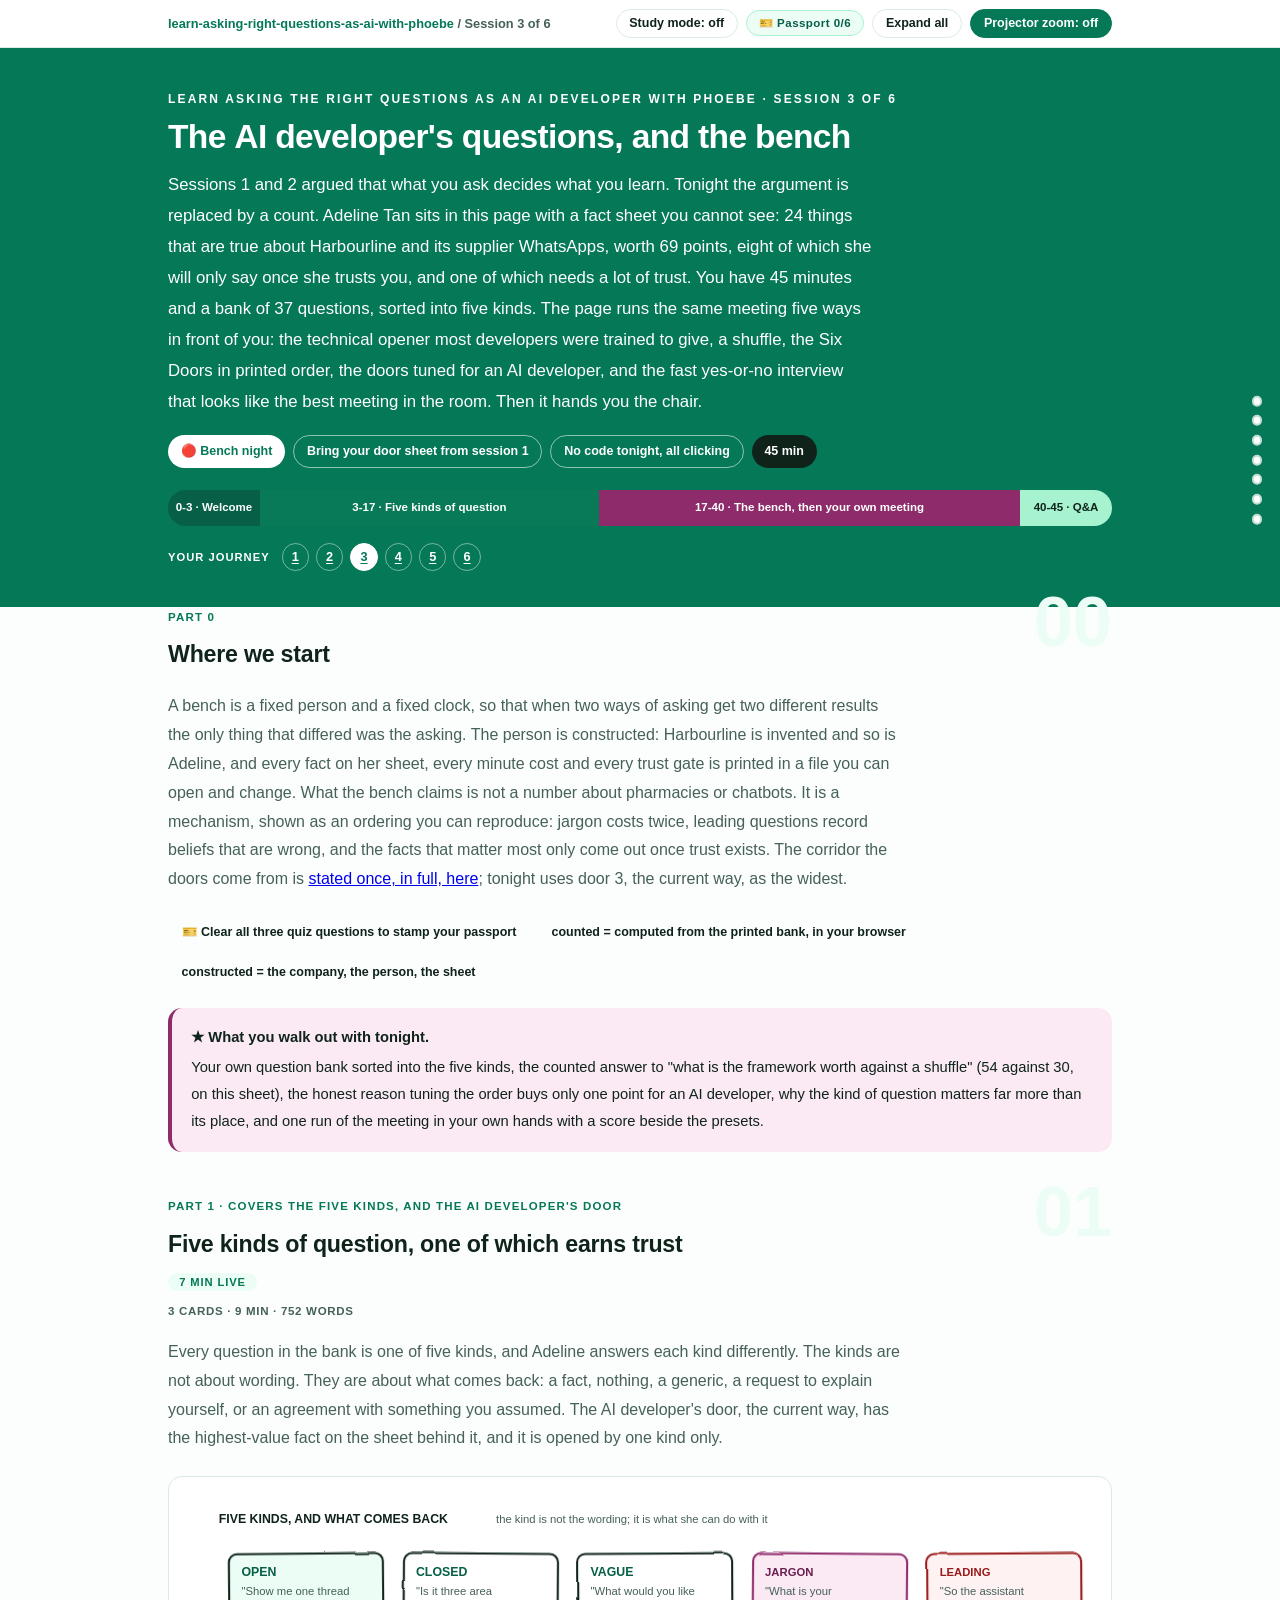
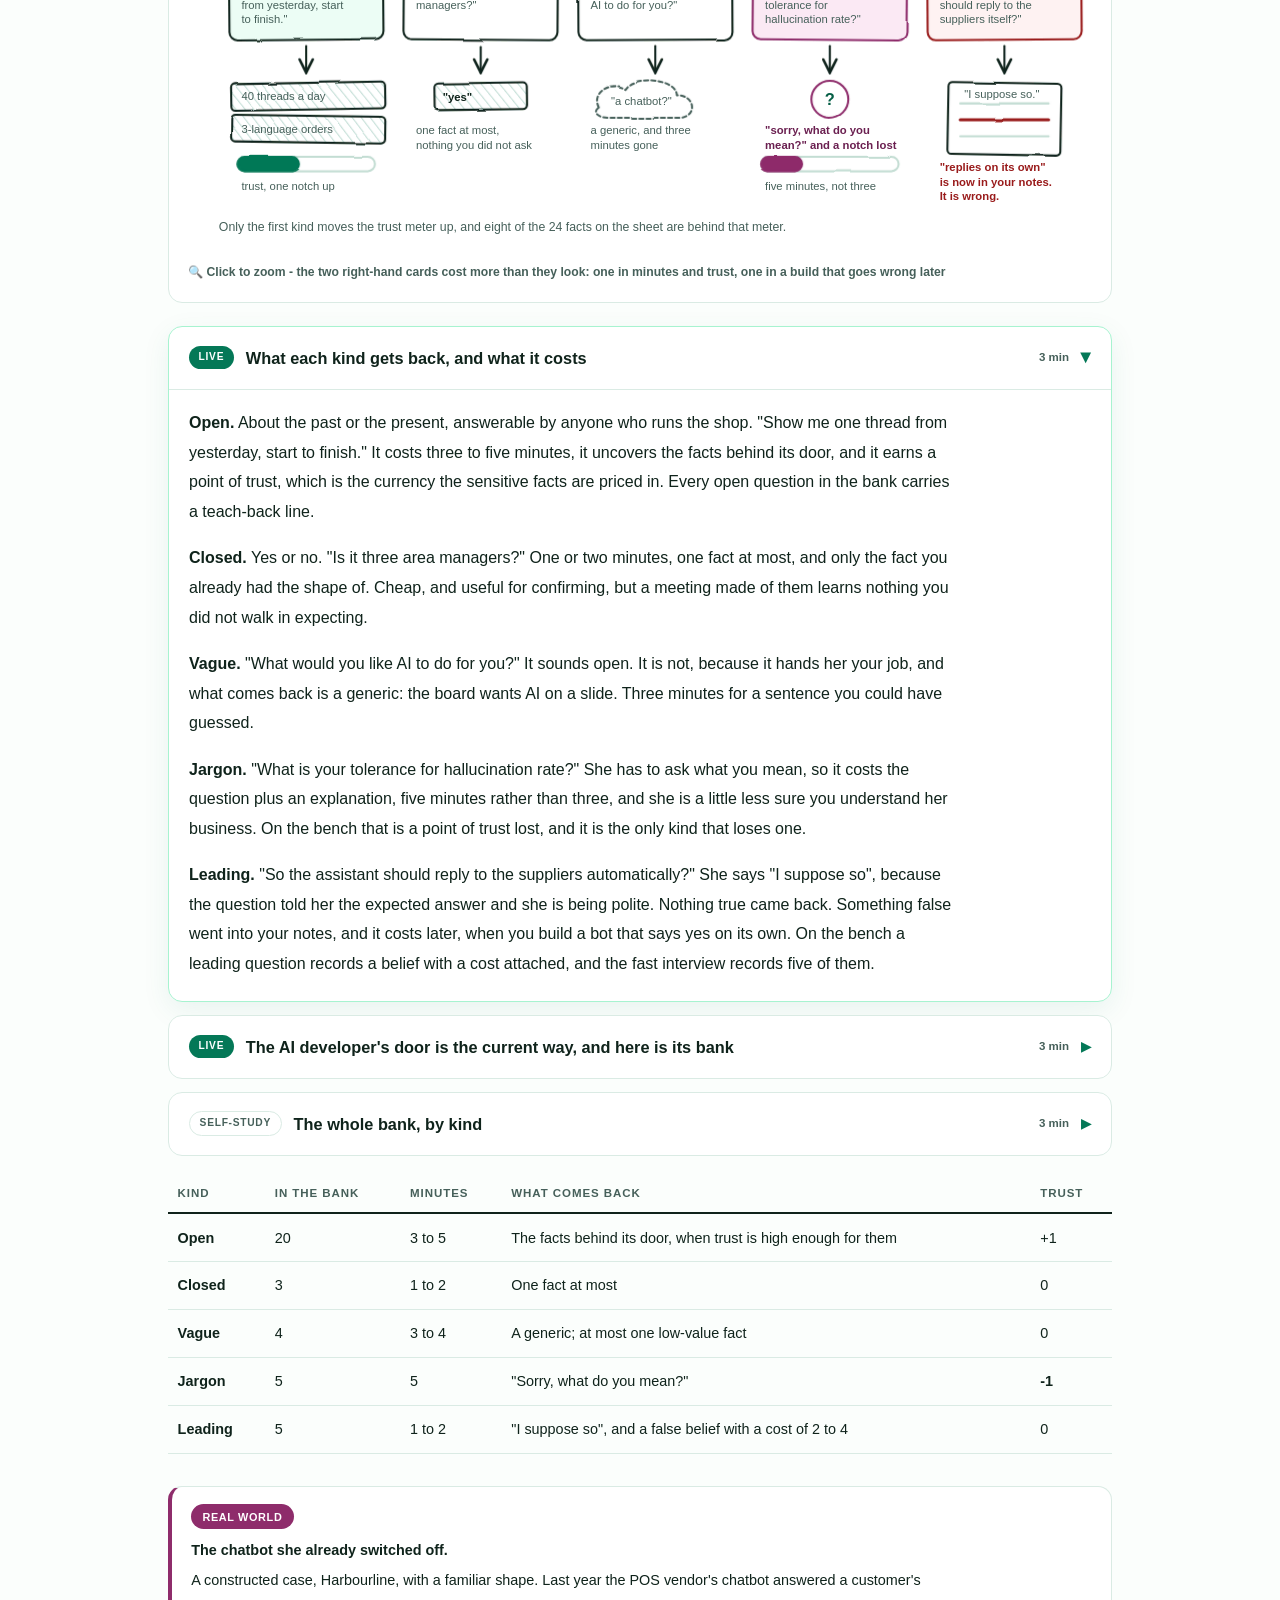
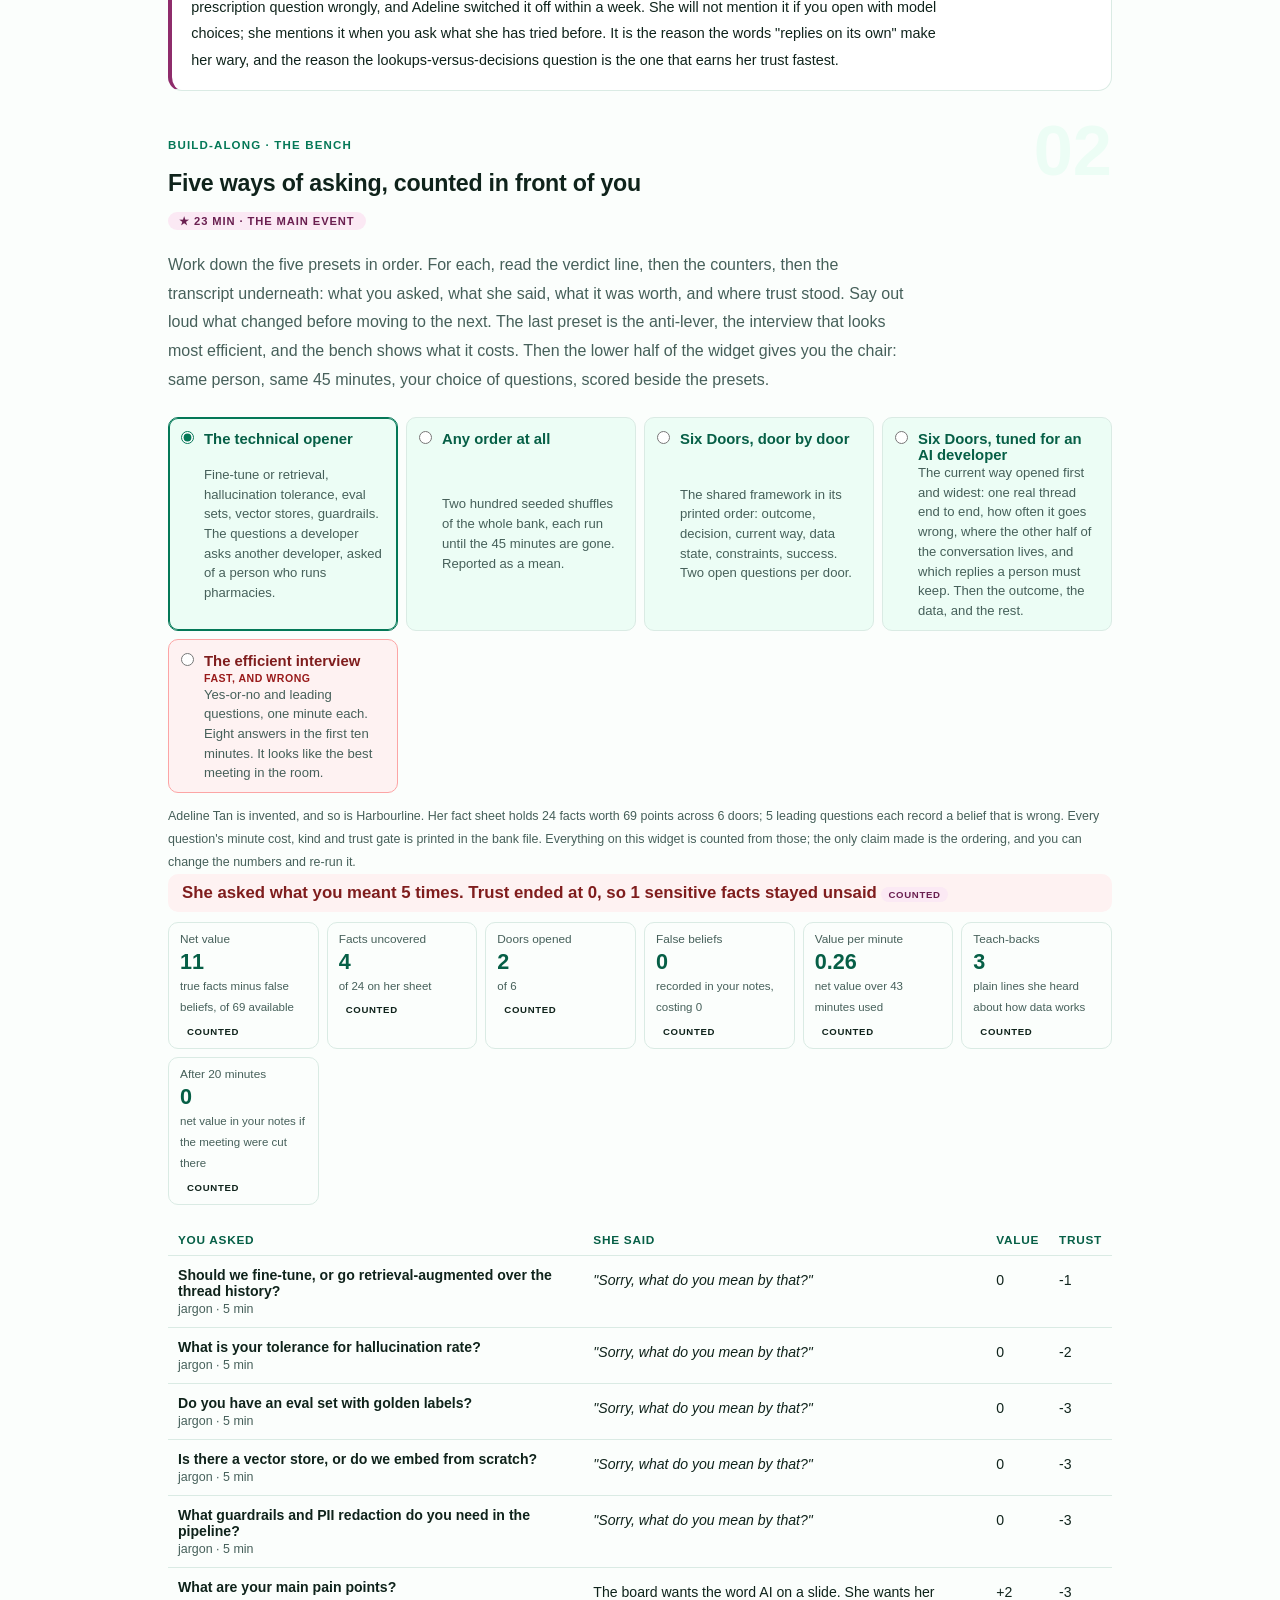
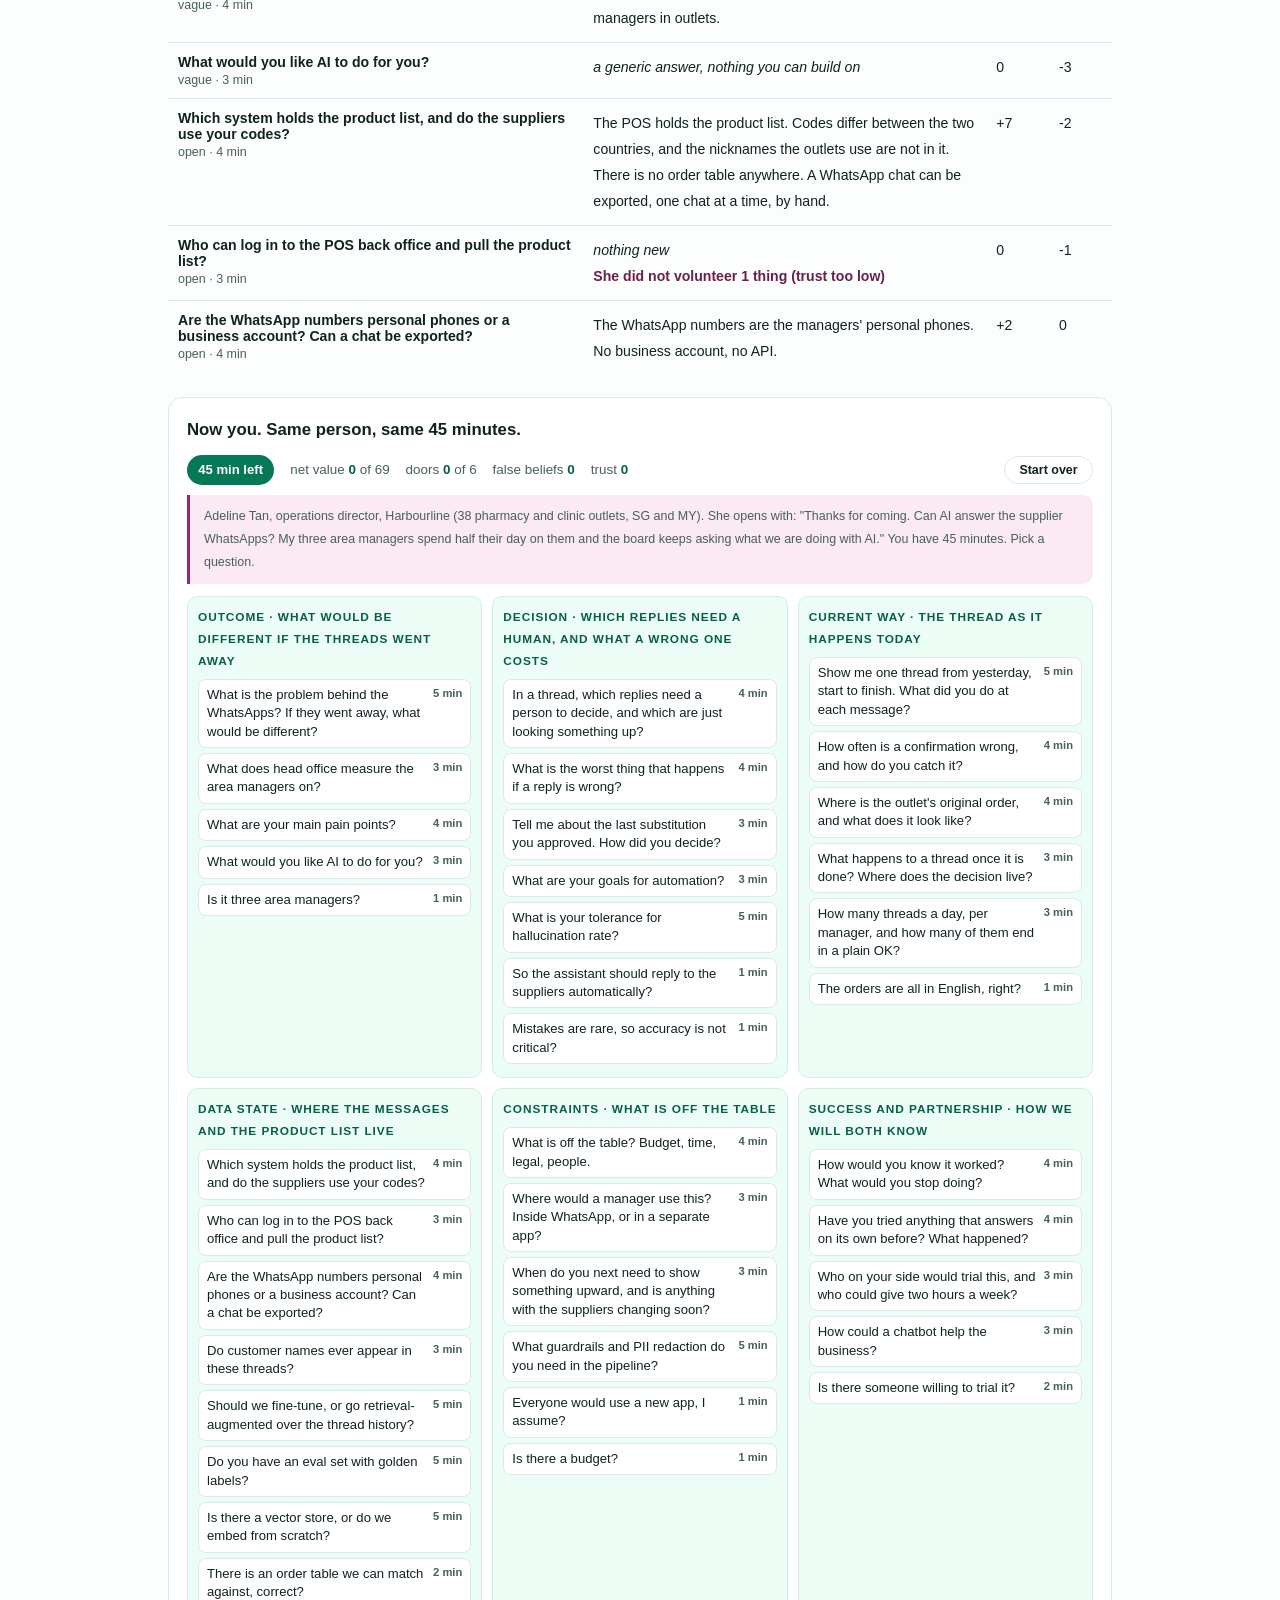
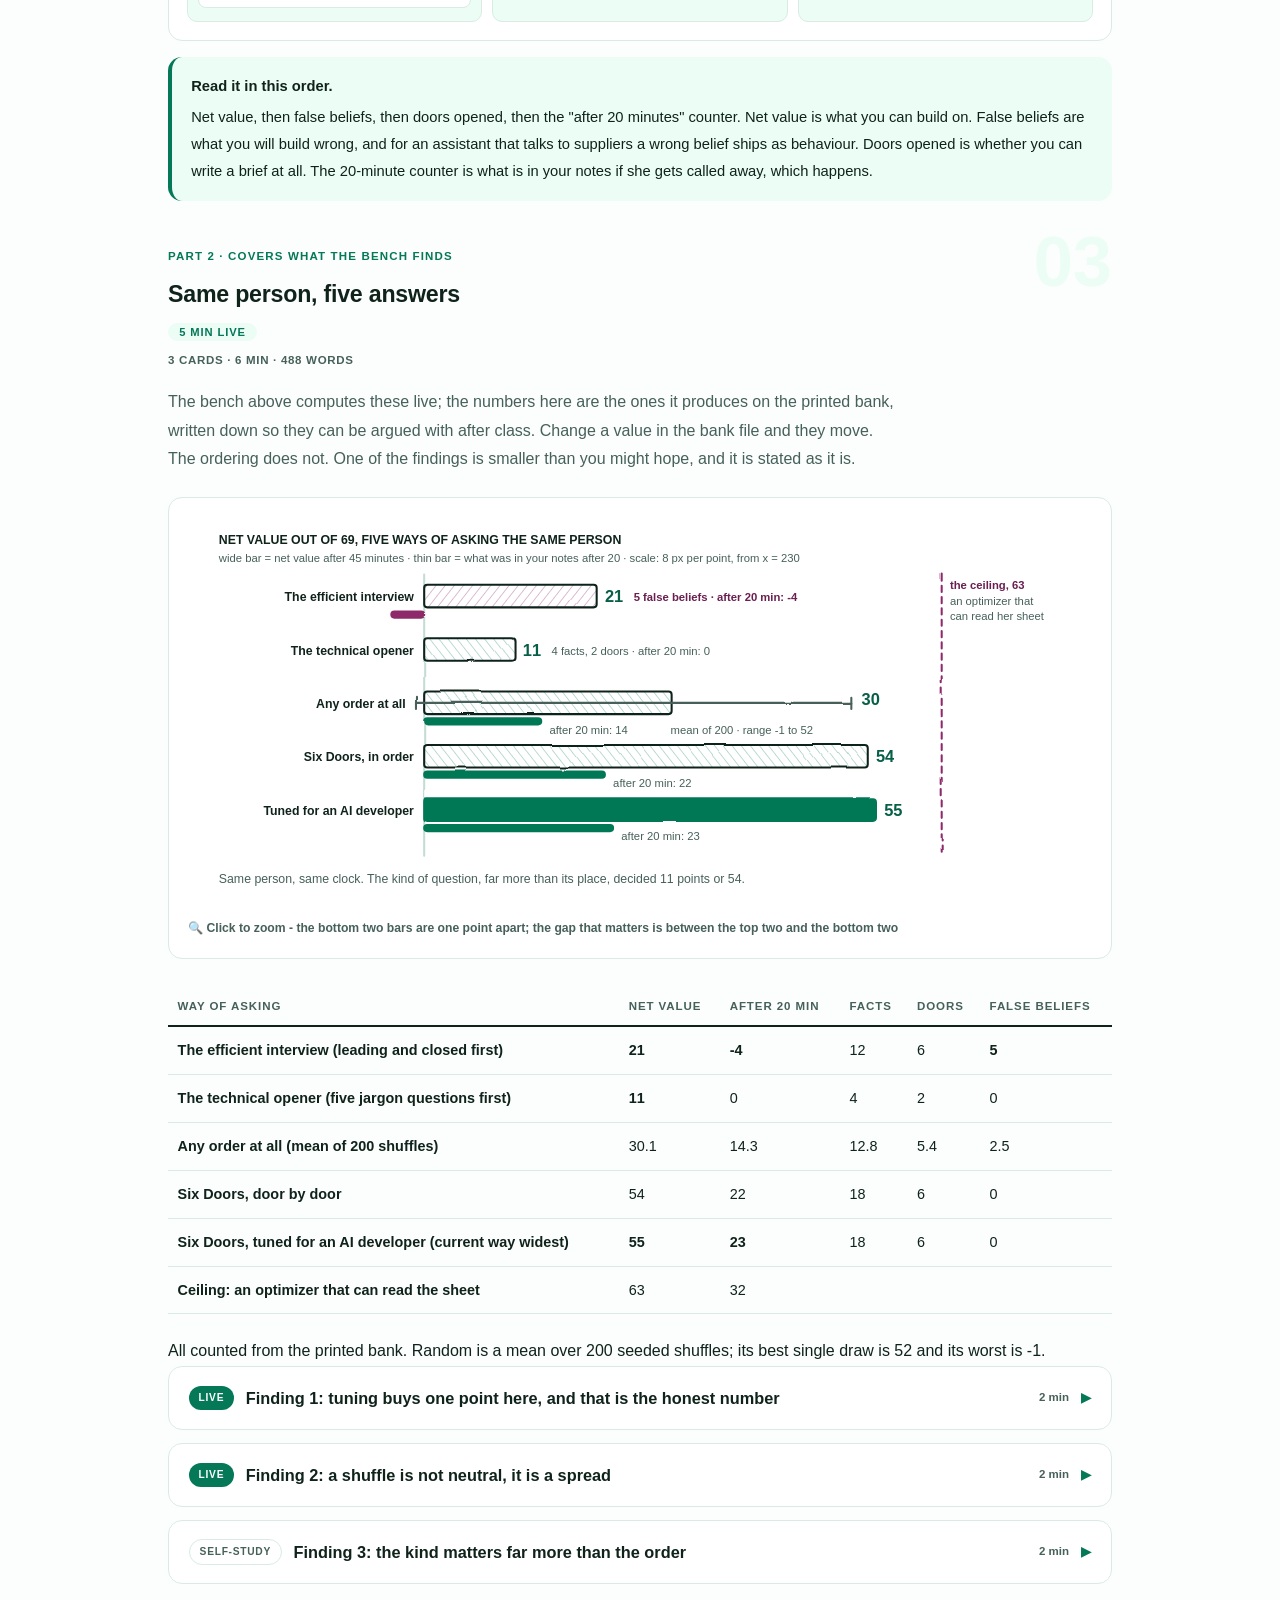
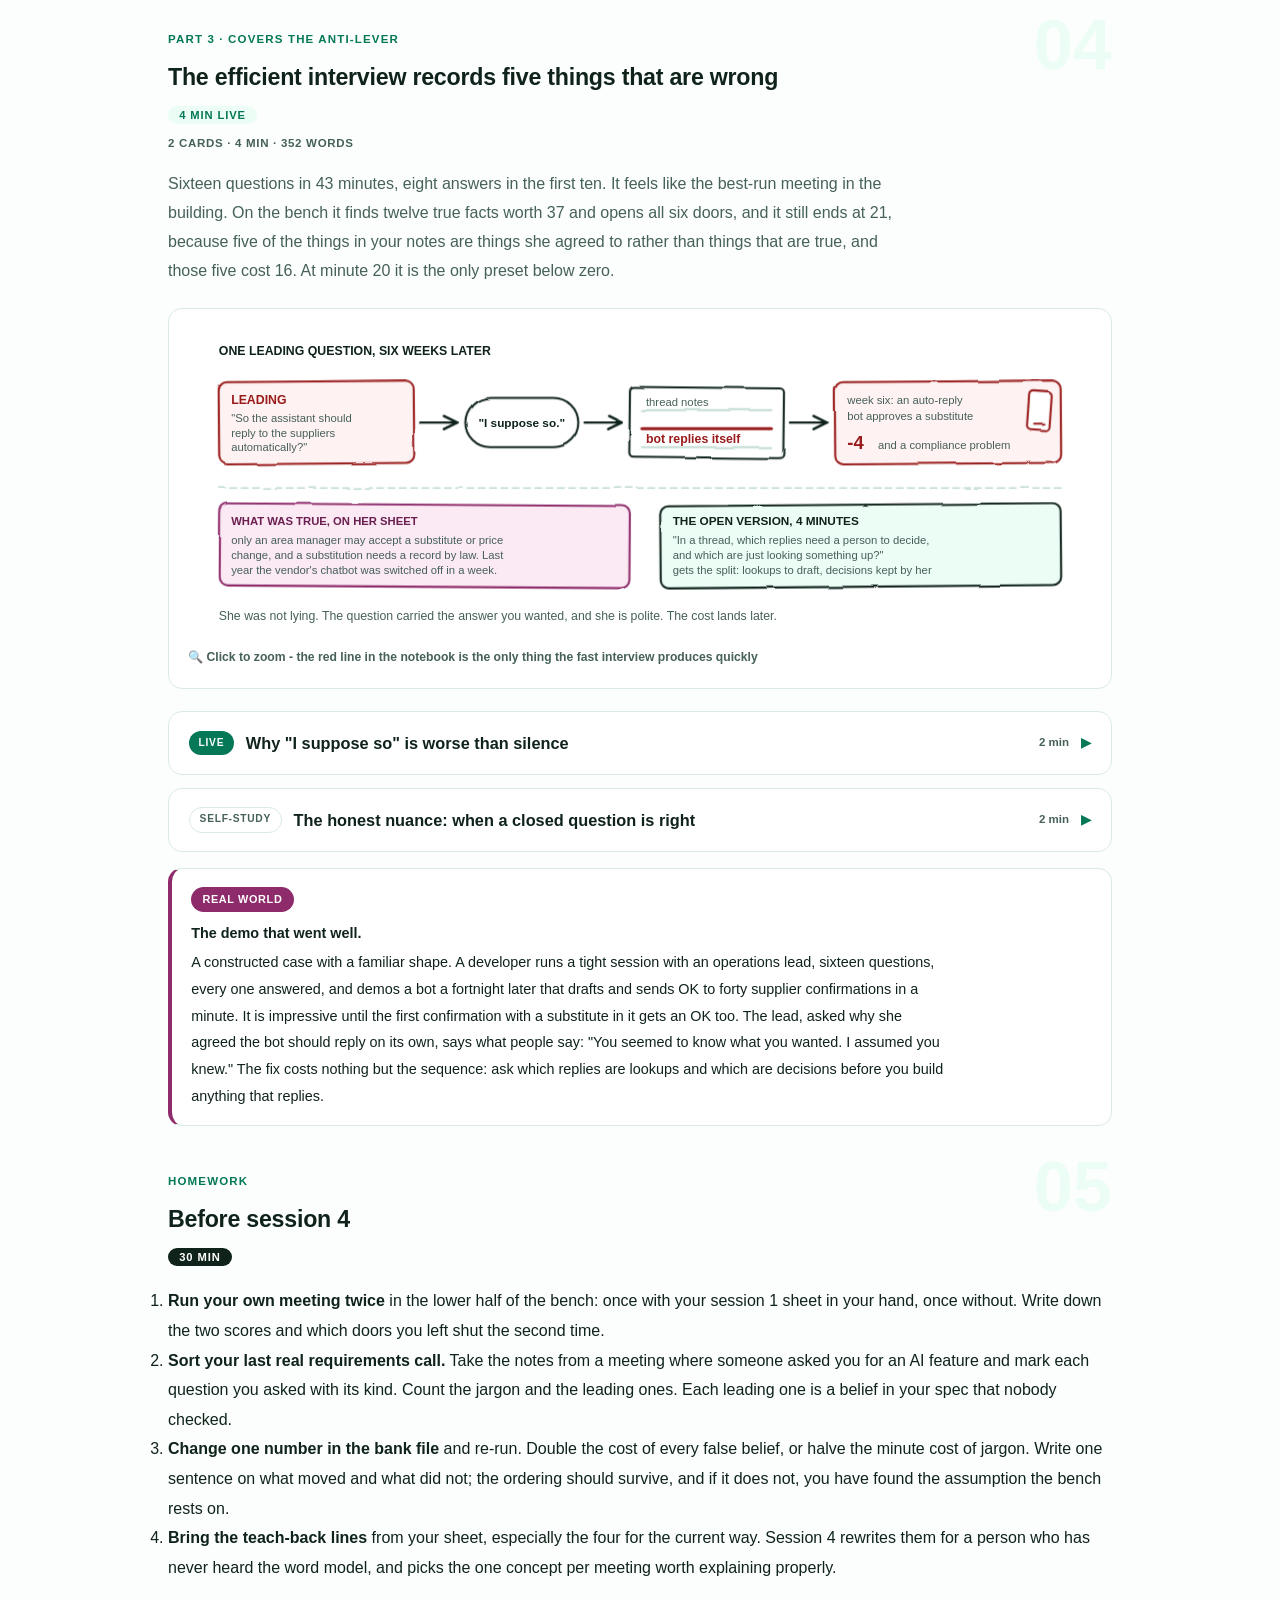
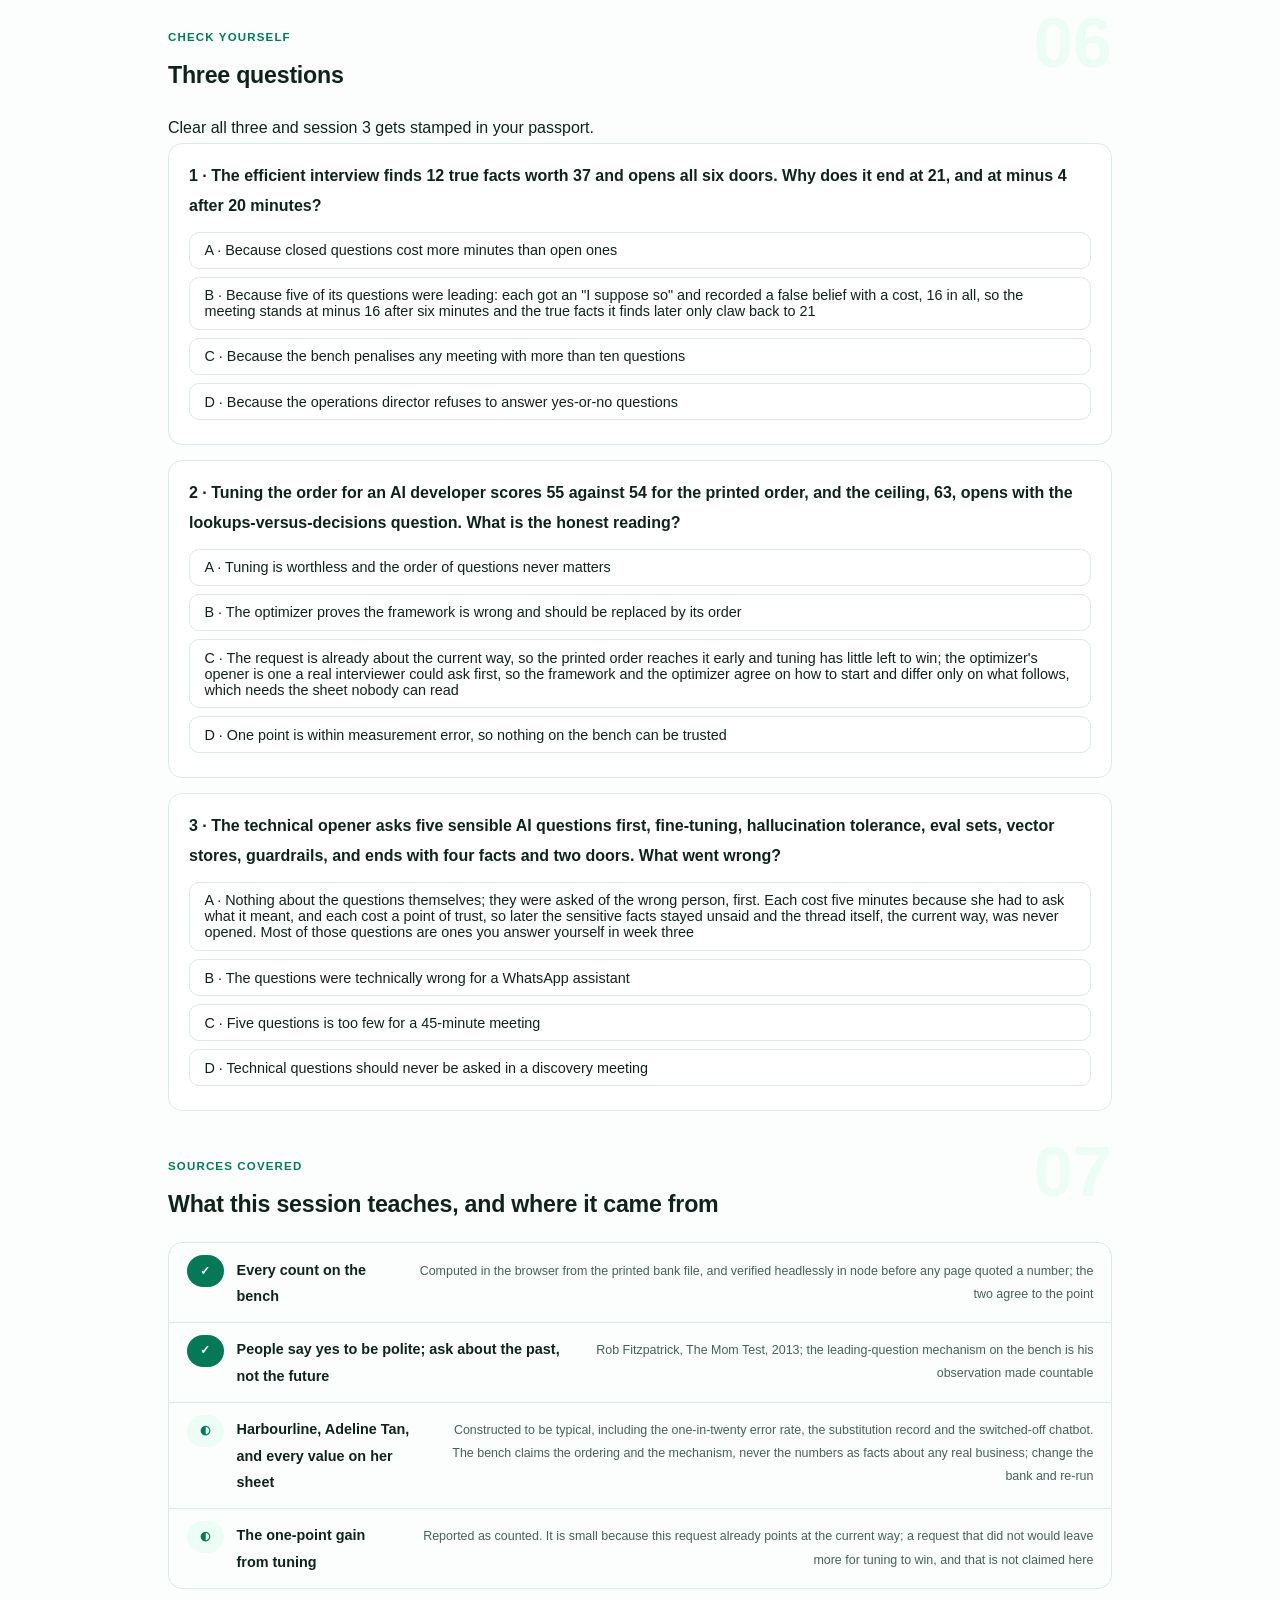
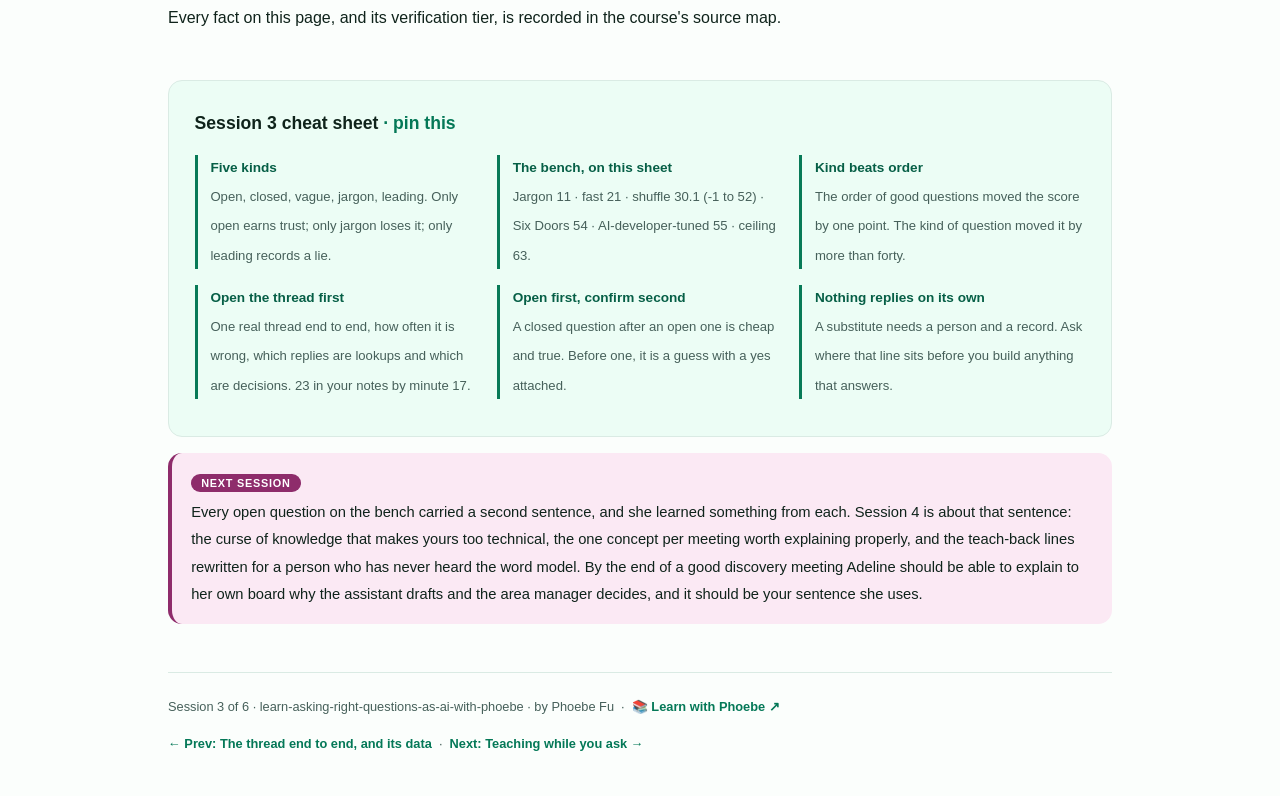
<file: courses/03-the-ai-developers-questions-and-the-bench.html>
<!DOCTYPE html>
<html lang="en">
<head>
<meta charset="UTF-8">
<meta name="viewport" content="width=device-width, initial-scale=1.0">
<!-- social:start -->
<meta name="description" content="Session 3 of 6. The AI developer's question bank sorted into five kinds, and a discovery meeting simulated in your browser: one operations director with 24 hidden facts, 45 minutes, and five ways of asking. The technical opener scores 11 and the efficient yes-or-no interview 21; the same questions walked door by door score 54; tuned for an AI developer, 55. Then you run the meeting yourself.">
<meta property="og:type" content="article">
<meta property="og:site_name" content="Learn with Phoebe">
<meta property="og:title" content="The AI developer's questions, and the bench - learn asking the right questions as an AI developer with phoebe">
<meta property="og:description" content="Session 3 of 6. Same person, same 45 minutes, five ways of asking. For an AI developer the kind of question matters far more than the order.">
<meta property="og:url" content="https://phoebefu6.github.io/learn-asking-right-questions-as-ai-with-phoebe/courses/03-the-ai-developers-questions-and-the-bench.html">
<meta property="og:image" content="https://phoebefu6.github.io/learn-asking-right-questions-as-ai-with-phoebe/assets/og-cover.png">
<meta property="og:image:width" content="1200">
<meta property="og:image:height" content="630">
<meta name="twitter:card" content="summary_large_image">
<meta name="twitter:title" content="The AI developer's questions, and the bench - learn asking the right questions as an AI developer with phoebe">
<meta name="twitter:description" content="Session 3 of 6. Five ways of asking, counted live.">
<meta name="twitter:image" content="https://phoebefu6.github.io/learn-asking-right-questions-as-ai-with-phoebe/assets/og-cover.png">
<!-- social:end -->
<title>Session 3 · The AI developer's questions, and the bench - learn asking the right questions as an AI developer with phoebe</title>
<link rel="stylesheet" href="../assets/style.css?v=19">
</head>
<body>

<div class="toolbar">
  <div class="wrap">
    <span class="crumb"><a href="../index.html">learn-asking-right-questions-as-ai-with-phoebe</a> / Session 3 of 6</span>
    <button class="btn" id="toggle-all" type="button">Expand all</button>
    <button class="btn primary" id="zoom-toggle" type="button">Projector zoom: off</button>
  </div>
</div>

<header class="masthead">
  <div class="wrap">
    <div class="eyebrow">Learn Asking the Right Questions as an AI Developer with Phoebe · Session 3 of 6</div>
    <h1>The AI developer's questions, and the <span class="accent">bench</span></h1>
    <p class="sub">Sessions 1 and 2 argued that what you ask decides what you learn. Tonight the argument is replaced by a count. Adeline Tan sits in this page with a fact sheet you cannot see: 24 things that are true about Harbourline and its supplier WhatsApps, worth 69 points, eight of which she will only say once she trusts you, and one of which needs a lot of trust. You have 45 minutes and a bank of 37 questions, sorted into five kinds. The page runs the same meeting five ways in front of you: the technical opener most developers were trained to give, a shuffle, the Six Doors in printed order, the doors tuned for an AI developer, and the fast yes-or-no interview that looks like the best meeting in the room. Then it hands you the chair.</p>
    <div class="chip-row">
      <span class="chip level">🔴 Bench night</span>
      <span class="chip audience">Bring your door sheet from session 1</span>
      <span class="chip audience">No code tonight, all clicking</span>
      <span class="chip time">45 min</span>
    </div>
    <div class="agenda">
      <span class="a1" style="flex:1">0-3 · Welcome</span>
      <span class="a2" style="flex:4">3-17 · Five kinds of question</span>
      <span class="a3" style="flex:5">17-40 · The bench, then your own meeting</span>
      <span class="a4" style="flex:1">40-45 · Q&amp;A</span>
    </div>
  </div>
</header>

<main class="wrap">

  <section class="section" id="intro">
    <div class="section-kicker">
      <span class="klabel">Part 0</span>
      <h2>Where we start</h2>
    </div>
    <p class="lede">A bench is a fixed person and a fixed clock, so that when two ways of asking get two different results the only thing that differed was the asking. The person is constructed: Harbourline is invented and so is Adeline, and every fact on her sheet, every minute cost and every trust gate is printed in a file you can open and change. What the bench claims is not a number about pharmacies or chatbots. It is a mechanism, shown as an ordering you can reproduce: jargon costs twice, leading questions record beliefs that are wrong, and the facts that matter most only come out once trust exists. The corridor the doors come from is <a href="https://phoebefu6.github.io/learn-asking-right-questions-as-da-with-phoebe/courses/01-why-the-gap-and-the-six-doors.html">stated once, in full, here</a>; tonight uses door 3, the current way, as the widest.</p>

    <div class="legend">
      <span class="pill">🎫 Clear all three quiz questions to stamp your passport</span>
      <span class="pill">counted = computed from the printed bank, in your browser</span>
      <span class="pill">constructed = the company, the person, the sheet</span>
    </div>

    <div class="callout win">
      <p><strong>★ What you walk out with tonight.</strong> Your own question bank sorted into the five kinds, the counted answer to "what is the framework worth against a shuffle" (54 against 30, on this sheet), the honest reason tuning the order buys only one point for an AI developer, why the kind of question matters far more than its place, and one run of the meeting in your own hands with a score beside the presets.</p>
    </div>
  </section>

  <section class="section" id="part-1">
    <div class="section-kicker">
      <span class="klabel">Part 1 · covers the five kinds, and the AI developer's door</span>
      <h2>Five kinds of question, one of which earns trust</h2>
      <span class="tag concept">7 min live</span>
    </div>
    <p class="lede">Every question in the bank is one of five kinds, and Adeline answers each kind differently. The kinds are not about wording. They are about what comes back: a fact, nothing, a generic, a request to explain yourself, or an agreement with something you assumed. The AI developer's door, the current way, has the highest-value fact on the sheet behind it, and it is opened by one kind only.</p>

    <figure class="zoomable">
      <svg viewBox="0 0 880 346" xmlns="http://www.w3.org/2000/svg" role="img" aria-label="Five hand-drawn question cards in a row, each with an arrow to what comes back. Open: show me one thread from yesterday, returns two facts, forty threads a day and orders in three languages, and one notch of trust. Closed: is it three area managers, returns one small fact. Vague: what would you like AI to do for you, returns a generic cloud. Jargon: what is your tolerance for hallucination rate, returns a question mark and a notch of trust lost. Leading: so the assistant should reply to the suppliers automatically, returns the words I suppose so and a false belief written into a notebook.">
        <defs>
          <filter id="s3aSk" x="-3%" y="-3%" width="106%" height="106%"><feTurbulence type="fractalNoise" baseFrequency="0.02" numOctaves="2" seed="53" result="n"/><feDisplacementMap in="SourceGraphic" in2="n" scale="2.4" xChannelSelector="R" yChannelSelector="G"/></filter>
          <pattern id="s3aHc" patternUnits="userSpaceOnUse" width="7" height="7" patternTransform="rotate(-38)"><line x1="0" y1="0" x2="0" y2="7" stroke="#047857" stroke-width="1" opacity=".5"/></pattern>
          <marker id="s3aAr" viewBox="0 0 10 10" refX="9" refY="5" markerWidth="8" markerHeight="8" orient="auto"><path d="M1 1 L9 5 L1 9" fill="none" stroke="#0F231B" stroke-width="1.6" stroke-linecap="round"/></marker>
        </defs>
        <style>
          .s3aH { font: 800 12px Inter, sans-serif; fill: #0F231B; }
          .s3aA { font: 800 12px Inter, sans-serif; fill: #065F46; }
          .s3aL { font: 600 11px Inter, sans-serif; fill: #0F231B; }
          .s3aS { font: 400 11px Inter, sans-serif; fill: #46605A; }
          .s3aB { font: 800 11px Inter, sans-serif; fill: #6A1F50; }
          .s3aR { font: 800 11px Inter, sans-serif; fill: #991B1B; }
          .s3aV { font: 800 16px Inter, sans-serif; fill: #065F46; }
          .s3aN { font: 400 12px Inter, sans-serif; fill: #46605A; }
        </style>

        <text class="s3aH" x="30" y="26">FIVE KINDS, AND WHAT COMES BACK</text>
        <text class="s3aS" x="300" y="26">the kind is not the wording; it is what she can do with it</text>

        <g filter="url(#s3aSk)" fill="none" stroke="#0F231B" stroke-width="2" stroke-linecap="round" stroke-linejoin="round">
          <!-- five question cards, 150 wide, from x=40 with 20 gap -->
          <rect x="40" y="56" width="150" height="84" rx="8" transform="rotate(-0.5 115 98)" fill="#ECFDF5"/>
          <rect x="210" y="56" width="150" height="84" rx="8" transform="rotate(0.4 285 98)" fill="#FFFFFF"/>
          <rect x="380" y="56" width="150" height="84" rx="8" transform="rotate(-0.3 455 98)" fill="#FFFFFF"/>
          <rect x="550" y="56" width="150" height="84" rx="8" transform="rotate(0.5 625 98)" fill="#FBE9F4" stroke="#8E2C6B"/>
          <rect x="720" y="56" width="150" height="84" rx="8" transform="rotate(-0.4 795 98)" fill="#FEF2F2" stroke="#991B1B"/>
          <!-- arrows down -->
          <path d="M115 146 L115 172" marker-end="url(#s3aAr)"/>
          <path d="M285 146 L285 172" marker-end="url(#s3aAr)"/>
          <path d="M455 146 L455 172" marker-end="url(#s3aAr)"/>
          <path d="M625 146 L625 172" marker-end="url(#s3aAr)"/>
          <path d="M795 146 L795 172" marker-end="url(#s3aAr)"/>
          <!-- open: two fact cards + trust notch -->
          <rect x="42" y="182" width="150" height="26" rx="4" transform="rotate(-1 117 195)" fill="url(#s3aHc)"/>
          <rect x="42" y="214" width="150" height="26" rx="4" transform="rotate(0.8 117 227)" fill="url(#s3aHc)"/>
          <rect x="48" y="254" width="134" height="14" rx="7" fill="#FFFFFF" stroke="#C3DDD3"/>
          <rect x="48" y="254" width="60" height="14" rx="7" fill="#047857" stroke="#047857"/>
          <!-- closed: one small card -->
          <rect x="240" y="182" width="90" height="26" rx="4" transform="rotate(-0.8 285 195)" fill="url(#s3aHc)"/>
          <!-- vague: a cloud -->
          <path d="M400 206 C392 190 414 180 426 188 C434 174 476 178 476 194 C494 194 496 214 480 216 L410 216 C398 216 394 210 400 206 Z" fill="#FFFFFF" stroke="#46605A" stroke-dasharray="4 3"/>
          <!-- jargon: question mark + trust notch lost -->
          <circle cx="625" cy="198" r="18" fill="#FFFFFF" stroke="#8E2C6B"/>
          <rect x="558" y="254" width="134" height="14" rx="7" fill="#FFFFFF" stroke="#C3DDD3"/>
          <rect x="558" y="254" width="40" height="14" rx="7" fill="#8E2C6B" stroke="#8E2C6B"/>
          <!-- leading: a notebook with a wrong line -->
          <rect x="740" y="182" width="110" height="70" rx="4" transform="rotate(1 795 217)" fill="#FFFFFF"/>
          <path d="M752 202 L838 202 M752 218 L838 218 M752 234 L838 234" stroke="#C3DDD3"/>
          <path d="M752 218 L838 218" stroke="#991B1B" stroke-width="3"/>
        </g>

        <text class="s3aA" x="52" y="78">OPEN</text>
        <text class="s3aS" x="52" y="96">"Show me one thread</text>
        <text class="s3aS" x="52" y="110">from yesterday, start</text>
        <text class="s3aS" x="52" y="124">to finish."</text>
        <text class="s3aS" x="52" y="199">40 threads a day</text>
        <text class="s3aS" x="52" y="231">3-language orders</text>
        <text class="s3aS" x="52" y="286">trust, one notch up</text>

        <text class="s3aA" x="222" y="78">CLOSED</text>
        <text class="s3aS" x="222" y="96">"Is it three area</text>
        <text class="s3aS" x="222" y="110">managers?"</text>
        <text class="s3aL" x="248" y="200">"yes"</text>
        <text class="s3aS" x="222" y="232">one fact at most,</text>
        <text class="s3aS" x="222" y="246">nothing you did not ask</text>

        <text class="s3aA" x="392" y="78">VAGUE</text>
        <text class="s3aS" x="392" y="96">"What would you like</text>
        <text class="s3aS" x="392" y="110">AI to do for you?"</text>
        <text class="s3aS" x="412" y="204">"a chatbot?"</text>
        <text class="s3aS" x="392" y="232">a generic, and three</text>
        <text class="s3aS" x="392" y="246">minutes gone</text>

        <text class="s3aB" x="562" y="78">JARGON</text>
        <text class="s3aS" x="562" y="96">"What is your</text>
        <text class="s3aS" x="562" y="110">tolerance for</text>
        <text class="s3aS" x="562" y="124">hallucination rate?"</text>
        <text class="s3aV" x="625" y="204" text-anchor="middle">?</text>
        <text class="s3aB" x="562" y="232">"sorry, what do you</text>
        <text class="s3aB" x="562" y="246">mean?" and a notch lost</text>
        <text class="s3aS" x="562" y="286">five minutes, not three</text>

        <text class="s3aR" x="732" y="78">LEADING</text>
        <text class="s3aS" x="732" y="96">"So the assistant</text>
        <text class="s3aS" x="732" y="110">should reply to the</text>
        <text class="s3aS" x="732" y="124">suppliers itself?"</text>
        <text class="s3aS" x="756" y="197">"I suppose so."</text>
        <text class="s3aR" x="732" y="268">"replies on its own"</text>
        <text class="s3aR" x="732" y="282">is now in your notes.</text>
        <text class="s3aR" x="732" y="296">It is wrong.</text>

        <text class="s3aN" x="30" y="326">Only the first kind moves the trust meter up, and eight of the 24 facts on the sheet are behind that meter.</text>
      </svg>
      <figcaption>🔍 Click to zoom - the two right-hand cards cost more than they look: one in minutes and trust, one in a build that goes wrong later</figcaption>
    </figure>

    <details class="card" open>
      <summary><span class="mode live">Live</span>What each kind gets back, and what it costs<span class="mini">3 min</span><span class="caret">▶</span></summary>
      <div class="body">
        <p><strong>Open.</strong> About the past or the present, answerable by anyone who runs the shop. "Show me one thread from yesterday, start to finish." It costs three to five minutes, it uncovers the facts behind its door, and it earns a point of trust, which is the currency the sensitive facts are priced in. Every open question in the bank carries a teach-back line.</p>
        <p><strong>Closed.</strong> Yes or no. "Is it three area managers?" One or two minutes, one fact at most, and only the fact you already had the shape of. Cheap, and useful for confirming, but a meeting made of them learns nothing you did not walk in expecting.</p>
        <p><strong>Vague.</strong> "What would you like AI to do for you?" It sounds open. It is not, because it hands her your job, and what comes back is a generic: the board wants AI on a slide. Three minutes for a sentence you could have guessed.</p>
        <p><strong>Jargon.</strong> "What is your tolerance for hallucination rate?" She has to ask what you mean, so it costs the question plus an explanation, five minutes rather than three, and she is a little less sure you understand her business. On the bench that is a point of trust lost, and it is the only kind that loses one.</p>
        <p><strong>Leading.</strong> "So the assistant should reply to the suppliers automatically?" She says "I suppose so", because the question told her the expected answer and she is being polite. Nothing true came back. Something false went into your notes, and it costs later, when you build a bot that says yes on its own. On the bench a leading question records a belief with a cost attached, and the fast interview records five of them.</p>
      </div>
    </details>

    <details class="card">
      <summary><span class="mode live">Live</span>The AI developer's door is the current way, and here is its bank<span class="mini">3 min</span><span class="caret">▶</span></summary>
      <div class="body">
        <p>An AI developer's output replaces or assists a human step. The facts that decide whether it is safe are the thread as it happens today, which replies are lookups and which are decisions, how often the person catches an error, and who checks the output. On Adeline's sheet the single most valuable fact, worth 5 of 69, is one real thread end to end: the supplier sends a confirmation, the area manager checks it against the outlet's order in a different WhatsApp group, and replies OK or queries; about forty threads a day per manager, and about four in five end in a plain OK. Right behind it, and only once she trusts you a little: about one confirmation in twenty has a wrong price or a substitute in it. And from the decision door: only the area manager may accept a substitute or a price change, and a wrong substitution is a compliance problem, not a customer-service one.</p>
        <p>The four open questions that open those facts are the first four in the AI-developer-tuned order on the bench, each with its teach-back line:</p>
        <ul>
          <li>"Show me one thread from yesterday, start to finish. What did you do at each message?" Teach-back: "The workflow as it happens today is the spec. I cannot automate a step I have not watched a person do."</li>
          <li>"How often is a confirmation wrong, and how do you catch it?" Teach-back: "The error rate today is the bar any assistant has to beat, and how you catch errors is the part the assistant has to keep."</li>
          <li>"In a thread, which replies need a person to decide, and which are just looking something up?" Teach-back: "I split every workflow into lookups and decisions. Assistants do lookups, people keep decisions, and the line between them is yours to draw."</li>
          <li>"What is the worst thing that happens if a reply is wrong?" Teach-back: "The worst case sets how much checking the assistant needs. A wrong delivery time and a wrong drug are not the same mistake."</li>
        </ul>
        <p>Asked first, they put 23 points in your notes by minute 17 and take trust to 4, past the level the sheet's most sensitive fact is priced at.</p>
      </div>
    </details>

    <details class="card">
      <summary><span class="mode self">Self-study</span>The whole bank, by kind<span class="mini">3 min</span><span class="caret">▶</span></summary>
      <div class="body">
        <p>Thirty-seven questions: twenty open (two to five per door, five of them behind the current way), four vague, five jargon, five leading, three closed. The open ones are the sheet you built in session 1 with Adeline's answers already attached. The others are there because they are what gets asked in real meetings, and the bench needs them to show what they cost. Every one is printed with its kind, its minute cost and the facts it reaches in the bank file the page loads; the widget below draws its buttons from that file, so what you click is what it counts.</p>
      </div>
    </details>

    <table class="clean">
      <tr><th>Kind</th><th>In the bank</th><th>Minutes</th><th>What comes back</th><th>Trust</th></tr>
      <tr><td><strong>Open</strong></td><td>20</td><td>3 to 5</td><td>The facts behind its door, when trust is high enough for them</td><td>+1</td></tr>
      <tr><td>Closed</td><td>3</td><td>1 to 2</td><td>One fact at most</td><td>0</td></tr>
      <tr><td>Vague</td><td>4</td><td>3 to 4</td><td>A generic; at most one low-value fact</td><td>0</td></tr>
      <tr><td>Jargon</td><td>5</td><td>5</td><td>"Sorry, what do you mean?"</td><td><strong>-1</strong></td></tr>
      <tr><td>Leading</td><td>5</td><td>1 to 2</td><td>"I suppose so", and a false belief with a cost of 2 to 4</td><td>0</td></tr>
    </table>

    <div class="callout example">
      <span class="ex-pill">Real world</span>
      <p><strong>The chatbot she already switched off.</strong> A constructed case, Harbourline, with a familiar shape. Last year the POS vendor's chatbot answered a customer's prescription question wrongly, and Adeline switched it off within a week. She will not mention it if you open with model choices; she mentions it when you ask what she has tried before. It is the reason the words "replies on its own" make her wary, and the reason the lookups-versus-decisions question is the one that earns her trust fastest.</p>
    </div>
  </section>

  <section class="section" id="bench">
    <div class="section-kicker">
      <span class="klabel">Build-along · the bench</span>
      <h2>Five ways of asking, counted in front of you</h2>
      <span class="tag demo">★ 23 min · the main event</span>
    </div>
    <p class="lede">Work down the five presets in order. For each, read the verdict line, then the counters, then the transcript underneath: what you asked, what she said, what it was worth, and where trust stood. Say out loud what changed before moving to the next. The last preset is the anti-lever, the interview that looks most efficient, and the bench shows what it costs. Then the lower half of the widget gives you the chair: same person, same 45 minutes, your choice of questions, scored beside the presets.</p>

    <div id="ask-bench"></div>

    <div class="callout tip">
      <p><strong>Read it in this order.</strong> Net value, then false beliefs, then doors opened, then the "after 20 minutes" counter. Net value is what you can build on. False beliefs are what you will build wrong, and for an assistant that talks to suppliers a wrong belief ships as behaviour. Doors opened is whether you can write a brief at all. The 20-minute counter is what is in your notes if she gets called away, which happens.</p>
    </div>
  </section>

  <section class="section" id="part-2">
    <div class="section-kicker">
      <span class="klabel">Part 2 · covers what the bench finds</span>
      <h2>Same person, five answers</h2>
      <span class="tag concept">5 min live</span>
    </div>
    <p class="lede">The bench above computes these live; the numbers here are the ones it produces on the printed bank, written down so they can be argued with after class. Change a value in the bank file and they move. The ordering does not. One of the findings is smaller than you might hope, and it is stated as it is.</p>

    <figure class="zoomable">
      <svg viewBox="0 0 880 380" xmlns="http://www.w3.org/2000/svg" role="img" aria-label="Five horizontal bars, one per way of asking, showing net value out of 69: the efficient yes-or-no interview 21, the technical opener 11, any order at all 30 as a mean with a range from minus 1 to 52, Six Doors in order 54, Six Doors tuned for an AI developer 55. A dashed line at 63 marks the ceiling an optimizer reaches with the fact sheet visible. A second, thinner bar on each row shows the value after 20 minutes: minus 4, 0, 14, 22, 23.">
        <defs>
          <filter id="s3bSk" x="-3%" y="-3%" width="106%" height="106%"><feTurbulence type="fractalNoise" baseFrequency="0.02" numOctaves="2" seed="59" result="n"/><feDisplacementMap in="SourceGraphic" in2="n" scale="2.4" xChannelSelector="R" yChannelSelector="G"/></filter>
          <pattern id="s3bHc" patternUnits="userSpaceOnUse" width="7" height="7" patternTransform="rotate(-38)"><line x1="0" y1="0" x2="0" y2="7" stroke="#047857" stroke-width="1" opacity=".5"/></pattern>
          <pattern id="s3bHt" patternUnits="userSpaceOnUse" width="7" height="7" patternTransform="rotate(38)"><line x1="0" y1="0" x2="0" y2="7" stroke="#8E2C6B" stroke-width="1" opacity=".6"/></pattern>
          <marker id="s3bAr" viewBox="0 0 10 10" refX="9" refY="5" markerWidth="8" markerHeight="8" orient="auto"><path d="M1 1 L9 5 L1 9" fill="none" stroke="#0F231B" stroke-width="1.6" stroke-linecap="round"/></marker>
        </defs>
        <style>
          .s3bH { font: 800 12px Inter, sans-serif; fill: #0F231B; }
          .s3bL { font: 600 12px Inter, sans-serif; fill: #0F231B; }
          .s3bS { font: 400 11px Inter, sans-serif; fill: #46605A; }
          .s3bB { font: 800 11px Inter, sans-serif; fill: #6A1F50; }
          .s3bV { font: 800 16px Inter, sans-serif; fill: #065F46; }
          .s3bN { font: 400 12px Inter, sans-serif; fill: #46605A; }
        </style>

        <text class="s3bH" x="30" y="26">NET VALUE OUT OF 69, FIVE WAYS OF ASKING THE SAME PERSON</text>
        <text class="s3bS" x="30" y="44">wide bar = net value after 45 minutes · thin bar = what was in your notes after 20 · scale: 8 px per point, from x = 230</text>

        <g filter="url(#s3bSk)" fill="none" stroke="#0F231B" stroke-width="2" stroke-linecap="round" stroke-linejoin="round">
          <path d="M230 56 L230 330" stroke="#C3DDD3"/>
          <!-- ceiling at 63: x = 230 + 63*8 = 734 -->
          <path d="M734 56 L734 330" stroke="#8E2C6B" stroke-dasharray="6 5"/>
          <!-- row 1 fast: 21 -> 168px; early -4 -> a 32px terracotta stub to the left -->
          <rect x="230" y="66" width="168" height="22" rx="3" fill="url(#s3bHt)"/>
          <rect x="198" y="92" width="32" height="6" rx="3" fill="#8E2C6B" stroke="#8E2C6B"/>
          <!-- row 2 jargon: 11 -> 88; early 0 -->
          <rect x="230" y="118" width="88" height="22" rx="3" fill="url(#s3bHc)"/>
          <!-- row 3 random: 30.1 -> 241; range -1..52 -> 222..646; early 14.3 -> 114 -->
          <rect x="230" y="170" width="241" height="22" rx="3" fill="url(#s3bHc)"/>
          <path d="M222 181 L646 181" stroke="#46605A"/>
          <path d="M222 175 L222 187 M646 175 L646 187" stroke="#46605A"/>
          <rect x="230" y="196" width="114" height="6" rx="3" fill="#047857" stroke="#047857"/>
          <!-- row 4 sixdoors: 54 -> 432; early 22 -> 176 -->
          <rect x="230" y="222" width="432" height="22" rx="3" fill="url(#s3bHc)"/>
          <rect x="230" y="248" width="176" height="6" rx="3" fill="#047857" stroke="#047857"/>
          <!-- row 5 role: 55 -> 440; early 23 -> 184 -->
          <rect x="230" y="274" width="440" height="22" rx="3" fill="#047857" stroke="#047857"/>
          <rect x="230" y="300" width="184" height="6" rx="3" fill="#047857" stroke="#047857"/>
        </g>

        <text class="s3bL" x="220" y="82" text-anchor="end">The efficient interview</text>
        <text class="s3bV" x="406" y="83">21</text>
        <text class="s3bB" x="434" y="82">5 false beliefs · after 20 min: -4</text>
        <text class="s3bL" x="220" y="134" text-anchor="end">The technical opener</text>
        <text class="s3bV" x="326" y="135">11</text>
        <text class="s3bS" x="354" y="134">4 facts, 2 doors · after 20 min: 0</text>
        <text class="s3bL" x="212" y="186" text-anchor="end">Any order at all</text>
        <text class="s3bV" x="656" y="183">30</text>
                <text class="s3bS" x="470" y="211">mean of 200 · range -1 to 52</text>
        <text class="s3bS" x="352" y="211">after 20 min: 14</text>
        <text class="s3bL" x="220" y="238" text-anchor="end">Six Doors, in order</text>
        <text class="s3bV" x="670" y="239">54</text>
        <text class="s3bS" x="414" y="263">after 20 min: 22</text>
        <text class="s3bL" x="220" y="290" text-anchor="end">Tuned for an AI developer</text>
        <text class="s3bV" x="678" y="291">55</text>
        <text class="s3bS" x="422" y="315">after 20 min: 23</text>

        <text class="s3bB" x="742" y="70">the ceiling, 63</text>
        <text class="s3bS" x="742" y="86">an optimizer that</text>
        <text class="s3bS" x="742" y="100">can read her sheet</text>

        <text class="s3bN" x="30" y="356">Same person, same clock. The kind of question, far more than its place, decided 11 points or 54.</text>
      </svg>
      <figcaption>🔍 Click to zoom - the bottom two bars are one point apart; the gap that matters is between the top two and the bottom two</figcaption>
    </figure>

    <table class="clean">
      <tr><th>Way of asking</th><th>Net value</th><th>After 20 min</th><th>Facts</th><th>Doors</th><th>False beliefs</th></tr>
      <tr><td><strong>The efficient interview</strong> (leading and closed first)</td><td><strong>21</strong></td><td><strong>-4</strong></td><td>12</td><td>6</td><td><strong>5</strong></td></tr>
      <tr><td>The technical opener (five jargon questions first)</td><td><strong>11</strong></td><td>0</td><td>4</td><td>2</td><td>0</td></tr>
      <tr><td>Any order at all (mean of 200 shuffles)</td><td>30.1</td><td>14.3</td><td>12.8</td><td>5.4</td><td>2.5</td></tr>
      <tr><td>Six Doors, door by door</td><td>54</td><td>22</td><td>18</td><td>6</td><td>0</td></tr>
      <tr><td>Six Doors, tuned for an AI developer (current way widest)</td><td><strong>55</strong></td><td><strong>23</strong></td><td>18</td><td>6</td><td>0</td></tr>
      <tr><td>Ceiling: an optimizer that can read the sheet</td><td>63</td><td>32</td><td></td><td></td><td></td></tr>
    </table>
    <p class="mono" style="margin-top:6px">All counted from the printed bank. Random is a mean over 200 seeded shuffles; its best single draw is 52 and its worst is -1.</p>

    <details class="card">
      <summary><span class="mode live">Live</span>Finding 1: tuning buys one point here, and that is the honest number<span class="mini">2 min</span><span class="caret">▶</span></summary>
      <div class="body">
        <p>Six Doors in printed order gets 54 of 69 with no false beliefs and every door opened. Tuning the order for an AI developer, current way first, gets 55, and 23 in your notes by minute 20 instead of 22. One point. It is small for a plain reason: Adeline's request is already about the current way, so the printed order gets there early anyway. By minute 12 it has already asked which replies are lookups and which are decisions, and by minute 16 the next question has brought back the one-in-twenty error rate that sits behind the current-way door. There is not much left for a better order to win.</p>
        <p>The ceiling is 63, from a search that is allowed to read the fact sheet, and here it does something worth noticing: it opens with the lookups-versus-decisions question, which a real interviewer could ask first with no sheet at all. For this role the framework and the optimizer agree on the opener and differ on what follows; the extra eight points come from knowing which later question reaches which hidden fact, and nobody in a real meeting knows that. The framework is the thing you can do on Tuesday, blind, and get 54.</p>
      </div>
    </details>

    <details class="card">
      <summary><span class="mode live">Live</span>Finding 2: a shuffle is not neutral, it is a spread<span class="mini">2 min</span><span class="caret">▶</span></summary>
      <div class="body">
        <p>Two hundred shuffles of the same bank average 30.1 and range from -1 to 52. The average is the meeting most people run when they have a good list and no order: some of the jargon lands early and costs trust, a leading question or two gets recorded, and a door stays shut. The spread is the argument for an order at all. A method that scores 54 every time is worth more than one that scores 52 on a good day and -1 on a bad one, and for an assistant that will talk to 36 suppliers, the bad days are the ones that reach a shelf.</p>
      </div>
    </details>

    <details class="card">
      <summary><span class="mode self">Self-study</span>Finding 3: the kind matters far more than the order<span class="mini">2 min</span><span class="caret">▶</span></summary>
      <div class="body">
        <p>Put the numbers side by side: the technical opener 11, the efficient interview 21, the Six Doors 54. The order of the good questions moved the score by one point; the kind of question moved it by more than forty. That is the lesson of the bench for an AI developer.</p>
        <p>The technical opener shows why. Five questions in a row about fine-tuning, hallucination tolerance, eval sets, vector stores and guardrails spend 25 of the 45 minutes and take trust to -3. The obvious cost is the minutes. The one that matters is what happens next: by the time an open question about the product list is asked, trust is still below zero, so when the question that could have surfaced Kenneth's January exit comes, she holds it back. The meeting ends with four facts and two doors, and the thread itself, the current way, was never opened. Every one of those five is a question you will need answered, most of them by yourself in week three. They were asked of the wrong person, first.</p>
      </div>
    </details>
  </section>

  <section class="section" id="part-3">
    <div class="section-kicker">
      <span class="klabel">Part 3 · covers the anti-lever</span>
      <h2>The efficient interview records five things that are wrong</h2>
      <span class="tag concept">4 min live</span>
    </div>
    <p class="lede">Sixteen questions in 43 minutes, eight answers in the first ten. It feels like the best-run meeting in the building. On the bench it finds twelve true facts worth 37 and opens all six doors, and it still ends at 21, because five of the things in your notes are things she agreed to rather than things that are true, and those five cost 16. At minute 20 it is the only preset below zero.</p>

    <figure class="zoomable">
      <svg viewBox="0 0 880 300" xmlns="http://www.w3.org/2000/svg" role="img" aria-label="A hand-drawn chain. A leading question, so the assistant should reply to the suppliers automatically, leads to the words I suppose so, which lead to a line in a notebook, bot replies itself, which leads six weeks later to a build: an auto-reply bot that approves a substitute, minus 4. Below, the truth from her sheet: only an area manager may accept a substitute or price change, a substitution needs a record by law, and last year the vendor's chatbot was switched off within a week. Beside it, the open version: in a thread, which replies need a person to decide, and which are just looking something up.">
        <defs>
          <filter id="s3cSk" x="-3%" y="-3%" width="106%" height="106%"><feTurbulence type="fractalNoise" baseFrequency="0.02" numOctaves="2" seed="61" result="n"/><feDisplacementMap in="SourceGraphic" in2="n" scale="2.4" xChannelSelector="R" yChannelSelector="G"/></filter>
          <pattern id="s3cHc" patternUnits="userSpaceOnUse" width="7" height="7" patternTransform="rotate(-38)"><line x1="0" y1="0" x2="0" y2="7" stroke="#047857" stroke-width="1" opacity=".5"/></pattern>
          <marker id="s3cAr" viewBox="0 0 10 10" refX="9" refY="5" markerWidth="8" markerHeight="8" orient="auto"><path d="M1 1 L9 5 L1 9" fill="none" stroke="#0F231B" stroke-width="1.6" stroke-linecap="round"/></marker>
        </defs>
        <style>
          .s3cH { font: 800 12px Inter, sans-serif; fill: #0F231B; }
          .s3cL { font: 600 11.5px Inter, sans-serif; fill: #0F231B; }
          .s3cS { font: 400 11px Inter, sans-serif; fill: #46605A; }
          .s3cB { font: 800 11px Inter, sans-serif; fill: #6A1F50; }
          .s3cR { font: 800 12px Inter, sans-serif; fill: #991B1B; }
          .s3cV { font: 800 18px Inter, sans-serif; fill: #991B1B; }
          .s3cN { font: 400 12px Inter, sans-serif; fill: #46605A; }
        </style>

        <text class="s3cH" x="30" y="26">ONE LEADING QUESTION, SIX WEEKS LATER</text>

        <g filter="url(#s3cSk)" fill="none" stroke="#0F231B" stroke-width="2" stroke-linecap="round" stroke-linejoin="round">
          <!-- the question -->
          <rect x="30" y="52" width="190" height="80" rx="8" transform="rotate(-0.5 125 92)" fill="#FEF2F2" stroke="#991B1B"/>
          <path d="M226 92 L262 92" marker-end="url(#s3cAr)"/>
          <!-- her answer -->
          <rect x="270" y="68" width="110" height="48" rx="24" fill="#FFFFFF"/>
          <path d="M386 92 L422 92" marker-end="url(#s3cAr)"/>
          <!-- the notebook -->
          <rect x="430" y="58" width="150" height="68" rx="4" transform="rotate(0.6 505 92)" fill="#FFFFFF"/>
          <path d="M442 80 L568 80 M442 98 L568 98 M442 116 L568 116" stroke="#C3DDD3"/>
          <path d="M442 98 L568 98" stroke="#991B1B" stroke-width="3"/>
          <path d="M586 92 L622 92" marker-end="url(#s3cAr)"/>
          <!-- the build: a phone doodle -->
          <rect x="630" y="52" width="220" height="80" rx="8" transform="rotate(-0.4 740 92)" fill="#FEF2F2" stroke="#991B1B"/>
          <rect x="818" y="62" width="22" height="38" rx="4" transform="rotate(4 829 81)" fill="#FFFFFF" stroke="#991B1B"/>
          <path d="M824 94 L834 94" stroke="#991B1B"/>
          <!-- the truth, below -->
          <path d="M30 156 L850 156" stroke="#C3DDD3" stroke-dasharray="6 5"/>
          <rect x="30" y="172" width="400" height="80" rx="8" transform="rotate(0.4 230 212)" fill="#FBE9F4" stroke="#8E2C6B"/>
          <rect x="460" y="172" width="390" height="80" rx="8" transform="rotate(-0.5 655 212)" fill="#ECFDF5"/>
        </g>

        <text class="s3cR" x="42" y="74">LEADING</text>
        <text class="s3cS" x="42" y="92">"So the assistant should</text>
        <text class="s3cS" x="42" y="106">reply to the suppliers</text>
        <text class="s3cS" x="42" y="120">automatically?"</text>
        <text class="s3cL" x="325" y="96" text-anchor="middle">"I suppose so."</text>
        <text class="s3cS" x="446" y="76">thread notes</text>
        <text class="s3cR" x="446" y="112">bot replies itself</text>
        <text class="s3cS" x="642" y="74">week six: an auto-reply</text>
        <text class="s3cS" x="642" y="90">bot approves a substitute</text>
        <text class="s3cV" x="642" y="118">-4</text>
        <text class="s3cS" x="672" y="118">and a compliance problem</text>

        <text class="s3cB" x="42" y="192">WHAT WAS TRUE, ON HER SHEET</text>
        <text class="s3cS" x="42" y="210">only an area manager may accept a substitute or price</text>
        <text class="s3cS" x="42" y="225">change, and a substitution needs a record by law. Last</text>
        <text class="s3cS" x="42" y="240">year the vendor's chatbot was switched off in a week.</text>
        <text class="s3cL" x="472" y="192">THE OPEN VERSION, 4 MINUTES</text>
        <text class="s3cS" x="472" y="210">"In a thread, which replies need a person to decide,</text>
        <text class="s3cS" x="472" y="225">and which are just looking something up?"</text>
        <text class="s3cS" x="472" y="240">gets the split: lookups to draft, decisions kept by her</text>

        <text class="s3cN" x="30" y="284">She was not lying. The question carried the answer you wanted, and she is polite. The cost lands later.</text>
      </svg>
      <figcaption>🔍 Click to zoom - the red line in the notebook is the only thing the fast interview produces quickly</figcaption>
    </figure>

    <details class="card">
      <summary><span class="mode live">Live</span>Why "I suppose so" is worse than silence<span class="mini">2 min</span><span class="caret">▶</span></summary>
      <div class="body">
        <p>A closed question that gets a "no" has taught you something. A leading question almost never gets a "no", because it carries its expected answer and the person across the table is being courteous, busy, or both. Fitzpatrick's rule for customer conversations applies without change: people will say yes to be polite. What comes back is not information about her business; it is information about how agreeable she is, filed as if it were the first thing.</p>
        <p>The bench prices each false belief at what building on it wastes. "The assistant replies to suppliers on its own" costs 4: a bot that says yes to a substitute nobody checked, when only the area manager may accept one and each needs a record by law. "The orders are in English" costs 3: a matcher that cannot read Malay, Chinese or the outlets' product nicknames. "There is an order table to match against" costs 4: there is none, only another WhatsApp group. "Mistakes are rare and cheap" costs 3: about one in twenty is wrong, and a wrong drug is not cheap. "The managers will use a separate app" costs 2: they live in WhatsApp, in a van. Five leading questions in six minutes, and the meeting stands at minus 16 before the first true fact.</p>
      </div>
    </details>

    <details class="card">
      <summary><span class="mode self">Self-study</span>The honest nuance: when a closed question is right<span class="mini">2 min</span><span class="caret">▶</span></summary>
      <div class="body">
        <p>Closed questions are not the villain; leading ones are. "Is it three area managers?" is closed and gets a real fact for one minute, and the bench scores it so. The rule is about sequence: confirm with a closed question after an open one has shown you the shape of the answer, never before. And the anti-lever carries its own limit: it is not the lowest score on the bench. The technical opener, at 11, is lower, because jargon wastes more minutes than leading questions do. What makes the efficient interview the anti-lever is not its total but what its total hides: 21 looks like a middling meeting, and five of the lines behind it are wrong, the costliest being the one that becomes the product. The bench does not pretend that speed is the sin. Assuming is.</p>
      </div>
    </details>

    <div class="callout example">
      <span class="ex-pill">Real world</span>
      <p><strong>The demo that went well.</strong> A constructed case with a familiar shape. A developer runs a tight session with an operations lead, sixteen questions, every one answered, and demos a bot a fortnight later that drafts and sends OK to forty supplier confirmations in a minute. It is impressive until the first confirmation with a substitute in it gets an OK too. The lead, asked why she agreed the bot should reply on its own, says what people say: "You seemed to know what you wanted. I assumed you knew." The fix costs nothing but the sequence: ask which replies are lookups and which are decisions before you build anything that replies.</p>
    </div>
  </section>

  <section class="section" id="exercise">
    <div class="section-kicker">
      <span class="klabel">Homework</span>
      <h2>Before session 4</h2>
      <span class="tag exercise">30 min</span>
    </div>
    <ol>
      <li><strong>Run your own meeting twice</strong> in the lower half of the bench: once with your session 1 sheet in your hand, once without. Write down the two scores and which doors you left shut the second time.</li>
      <li><strong>Sort your last real requirements call.</strong> Take the notes from a meeting where someone asked you for an AI feature and mark each question you asked with its kind. Count the jargon and the leading ones. Each leading one is a belief in your spec that nobody checked.</li>
      <li><strong>Change one number in the bank file</strong> and re-run. Double the cost of every false belief, or halve the minute cost of jargon. Write one sentence on what moved and what did not; the ordering should survive, and if it does not, you have found the assumption the bench rests on.</li>
      <li><strong>Bring the teach-back lines</strong> from your sheet, especially the four for the current way. Session 4 rewrites them for a person who has never heard the word model, and picks the one concept per meeting worth explaining properly.</li>
    </ol>
  </section>

  <section class="section" id="quiz">
    <div class="section-kicker">
      <span class="klabel">Check yourself</span>
      <h2>Three questions</h2>
    </div>
    <p>Clear all three and session 3 gets stamped in your passport.</p>

    <div class="quiz-q" data-answer="1">
      <p class="qtext">1 · The efficient interview finds 12 true facts worth 37 and opens all six doors. Why does it end at 21, and at minus 4 after 20 minutes?</p>
      <button class="qopt" type="button">A · Because closed questions cost more minutes than open ones</button>
      <button class="qopt" type="button">B · Because five of its questions were leading: each got an "I suppose so" and recorded a false belief with a cost, 16 in all, so the meeting stands at minus 16 after six minutes and the true facts it finds later only claw back to 21</button>
      <button class="qopt" type="button">C · Because the bench penalises any meeting with more than ten questions</button>
      <button class="qopt" type="button">D · Because the operations director refuses to answer yes-or-no questions</button>
      <p class="qwhy">37 minus 16 is 21. The costliest belief, that the assistant replies to suppliers on its own, is the one that turns into the product, and the truth on her sheet is that only an area manager may accept a substitute and each one needs a record. Speed is not the defect. Assuming out loud is.</p>
    </div>

    <div class="quiz-q" data-answer="2">
      <p class="qtext">2 · Tuning the order for an AI developer scores 55 against 54 for the printed order, and the ceiling, 63, opens with the lookups-versus-decisions question. What is the honest reading?</p>
      <button class="qopt" type="button">A · Tuning is worthless and the order of questions never matters</button>
      <button class="qopt" type="button">B · The optimizer proves the framework is wrong and should be replaced by its order</button>
      <button class="qopt" type="button">C · The request is already about the current way, so the printed order reaches it early and tuning has little left to win; the optimizer's opener is one a real interviewer could ask first, so the framework and the optimizer agree on how to start and differ only on what follows, which needs the sheet nobody can read</button>
      <button class="qopt" type="button">D · One point is within measurement error, so nothing on the bench can be trusted</button>
      <p class="qwhy">A one-point gain is reported as one point. The lesson for this role sits elsewhere: the kind of question moved the score from 11 and 21 to 54, and the order of good questions moved it by one.</p>
    </div>

    <div class="quiz-q" data-answer="0">
      <p class="qtext">3 · The technical opener asks five sensible AI questions first, fine-tuning, hallucination tolerance, eval sets, vector stores, guardrails, and ends with four facts and two doors. What went wrong?</p>
      <button class="qopt" type="button">A · Nothing about the questions themselves; they were asked of the wrong person, first. Each cost five minutes because she had to ask what it meant, and each cost a point of trust, so later the sensitive facts stayed unsaid and the thread itself, the current way, was never opened. Most of those questions are ones you answer yourself in week three</button>
      <button class="qopt" type="button">B · The questions were technically wrong for a WhatsApp assistant</button>
      <button class="qopt" type="button">C · Five questions is too few for a 45-minute meeting</button>
      <button class="qopt" type="button">D · Technical questions should never be asked in a discovery meeting</button>
      <p class="qwhy">Five jargon questions spend 25 minutes and take trust to -3, the floor. The questions about the product list come after, at trust below zero, so Kenneth's January exit stays unsaid. The plain versions, which system holds the product list and who can log in, open the data door without costing trust.</p>
    </div>

    <p class="quiz-score"></p>
  </section>

  <section class="section" id="official">
    <div class="section-kicker">
      <span class="klabel">Sources covered</span>
      <h2>What this session teaches, and where it came from</h2>
    </div>
    <div class="covered">
      <div class="covered-row"><span class="status pill solid">✓</span><span class="name">Every count on the bench</span><span class="note">Computed in the browser from the printed bank file, and verified headlessly in node before any page quoted a number; the two agree to the point</span></div>
      <div class="covered-row"><span class="status pill solid">✓</span><span class="name">People say yes to be polite; ask about the past, not the future</span><span class="note">Rob Fitzpatrick, The Mom Test, 2013; the leading-question mechanism on the bench is his observation made countable</span></div>
      <div class="covered-row"><span class="status pill light">◐</span><span class="name">Harbourline, Adeline Tan, and every value on her sheet</span><span class="note">Constructed to be typical, including the one-in-twenty error rate, the substitution record and the switched-off chatbot. The bench claims the ordering and the mechanism, never the numbers as facts about any real business; change the bank and re-run</span></div>
      <div class="covered-row"><span class="status pill light">◐</span><span class="name">The one-point gain from tuning</span><span class="note">Reported as counted. It is small because this request already points at the current way; a request that did not would leave more for tuning to win, and that is not claimed here</span></div>
    </div>
    <p class="mono" style="margin-top:14px">Every fact on this page, and its verification tier, is recorded in the course's source map.</p>
  </section>

  <section class="cheat" id="cheatsheet">
    <h3>Session 3 cheat sheet <span>· pin this</span></h3>
    <div class="grid-2">
      <div class="cheat-item"><b>Five kinds</b><span>Open, closed, vague, jargon, leading. Only open earns trust; only jargon loses it; only leading records a lie.</span></div>
      <div class="cheat-item"><b>The bench, on this sheet</b><span>Jargon 11 · fast 21 · shuffle 30.1 (-1 to 52) · Six Doors 54 · AI-developer-tuned 55 · ceiling 63.</span></div>
      <div class="cheat-item"><b>Kind beats order</b><span>The order of good questions moved the score by one point. The kind of question moved it by more than forty.</span></div>
      <div class="cheat-item"><b>Open the thread first</b><span>One real thread end to end, how often it is wrong, which replies are lookups and which are decisions. 23 in your notes by minute 17.</span></div>
      <div class="cheat-item"><b>Open first, confirm second</b><span>A closed question after an open one is cheap and true. Before one, it is a guess with a yes attached.</span></div>
      <div class="cheat-item"><b>Nothing replies on its own</b><span>A substitute needs a person and a record. Ask where that line sits before you build anything that answers.</span></div>
    </div>
  </section>

  <div class="callout next">
    <span class="nx-pill">Next session</span>
    <p>Every open question on the bench carried a second sentence, and she learned something from each. Session 4 is about that sentence: the curse of knowledge that makes yours too technical, the one concept per meeting worth explaining properly, and the teach-back lines rewritten for a person who has never heard the word model. By the end of a good discovery meeting Adeline should be able to explain to her own board why the assistant drafts and the area manager decides, and it should be your sentence she uses.</p>
  </div>

  <footer class="pagefoot">
    <span>Session 3 of 6 · learn-asking-right-questions-as-ai-with-phoebe · by Phoebe Fu &nbsp;·&nbsp; 📚 <a href="https://phoebefu6.github.io/learn-with-phoebe/">Learn with Phoebe ↗</a></span>
    <span><a href="02-the-thread-end-to-end-and-its-data.html">← Prev: The thread end to end, and its data</a> &nbsp;·&nbsp; <a href="04-teaching-while-you-ask.html">Next: Teaching while you ask →</a></span>
  </footer>

</main>

<script src="../assets/asking-bank-ai.js?v=1"></script>
<script src="../assets/asking-live.js?v=1"></script>
<script src="../assets/app.js?v=17"></script>
</body>
</html>
</file>
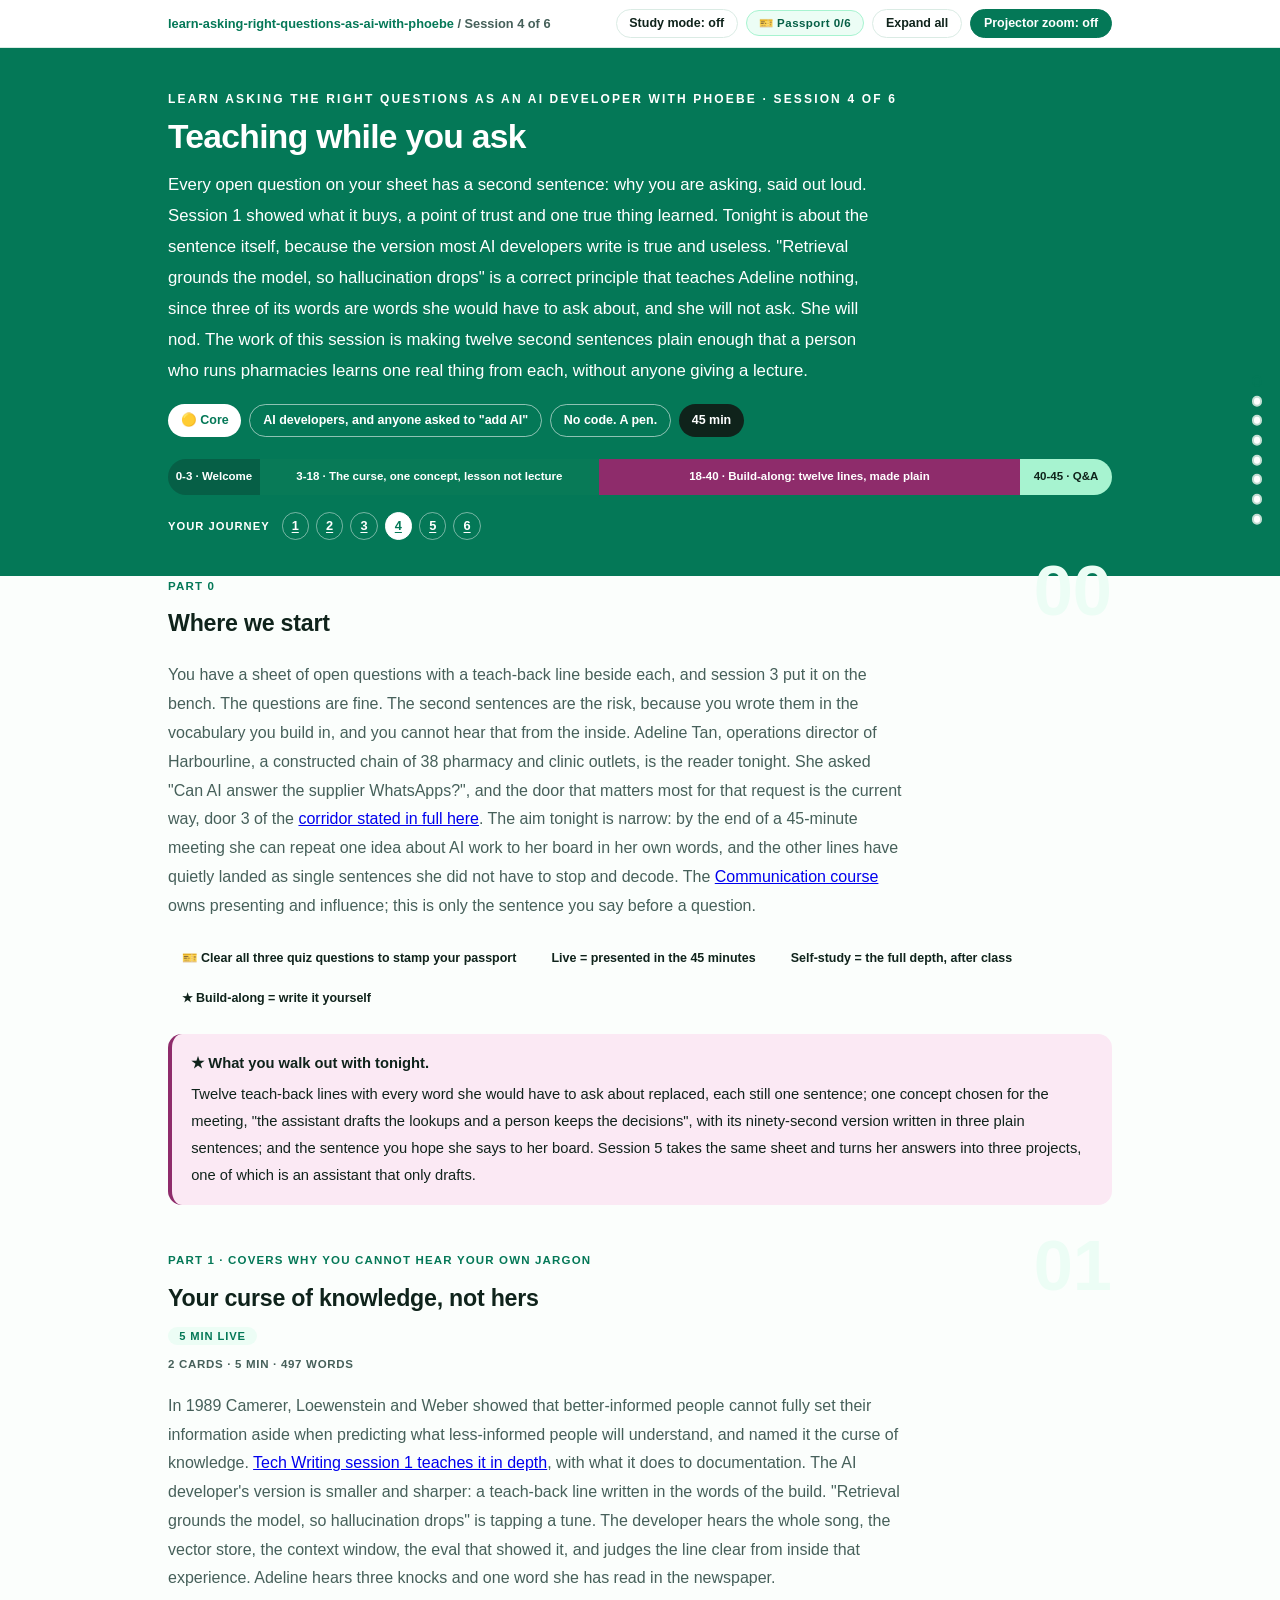
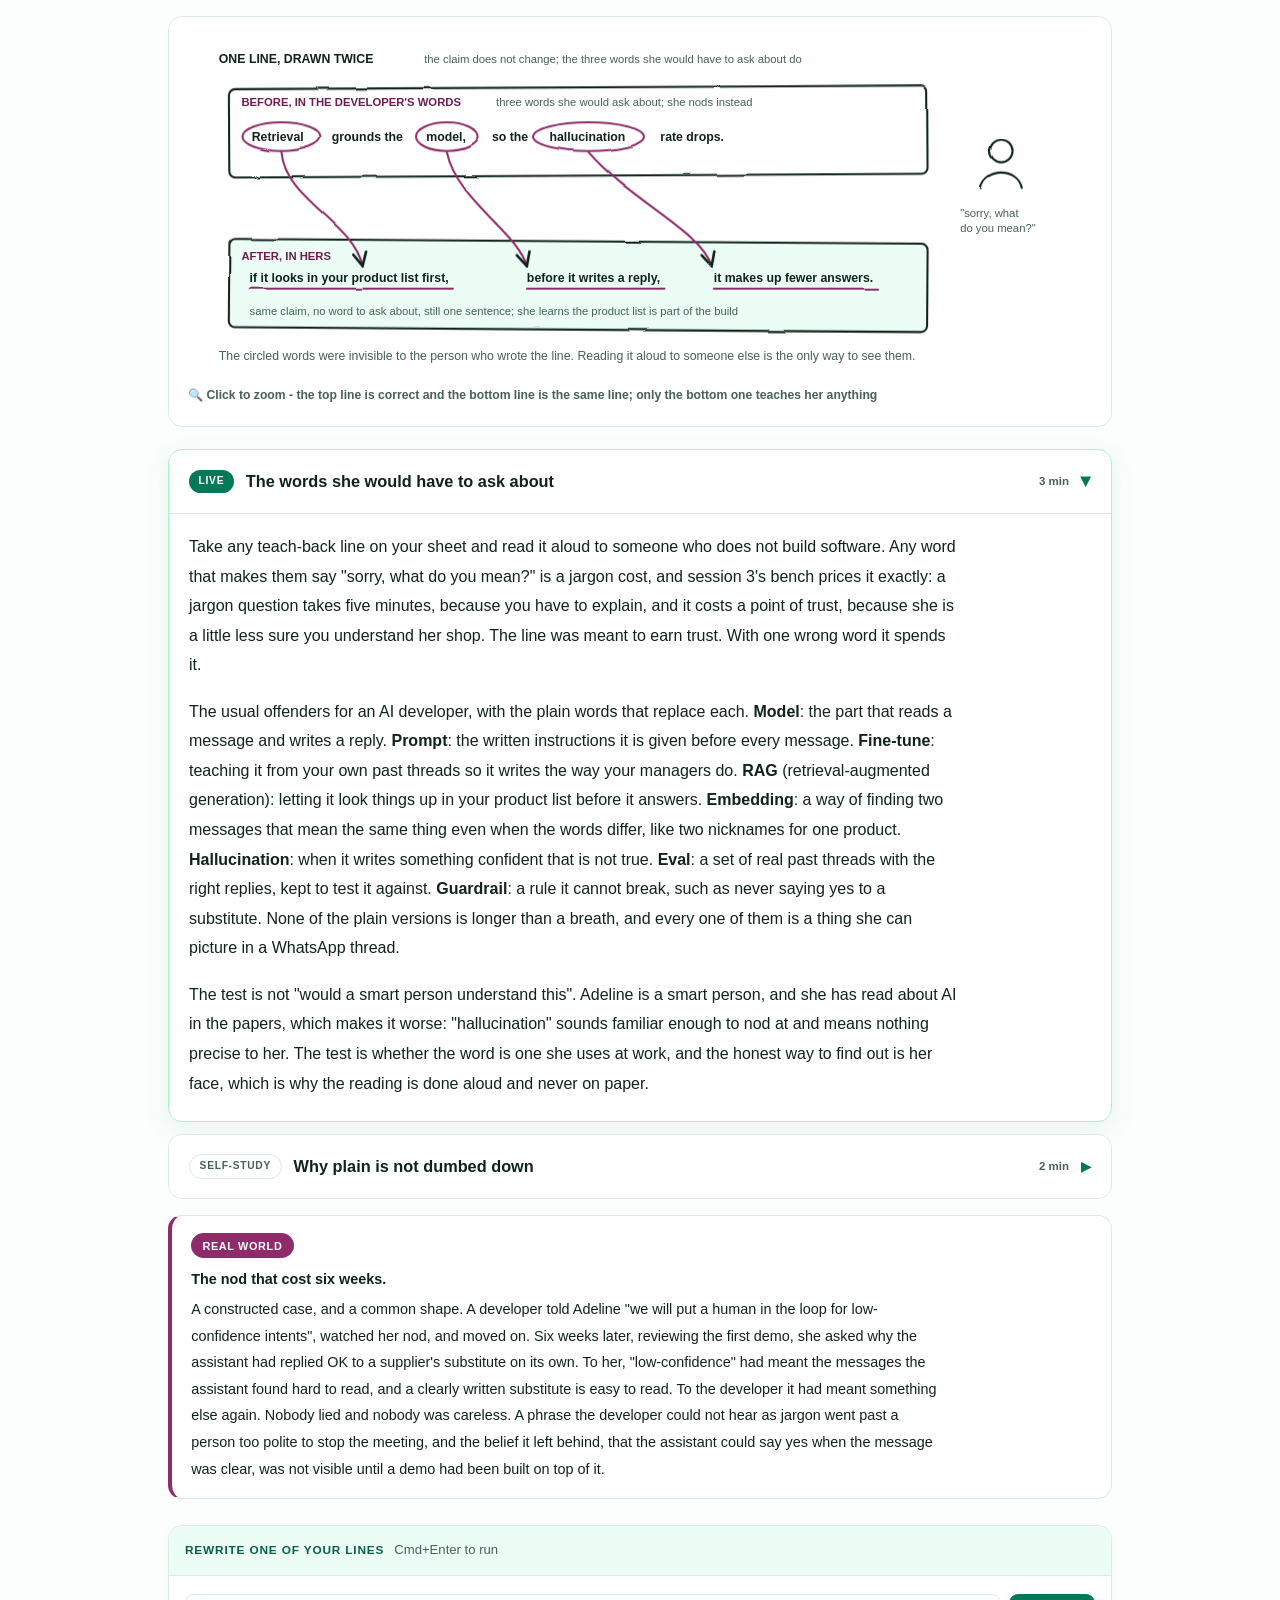
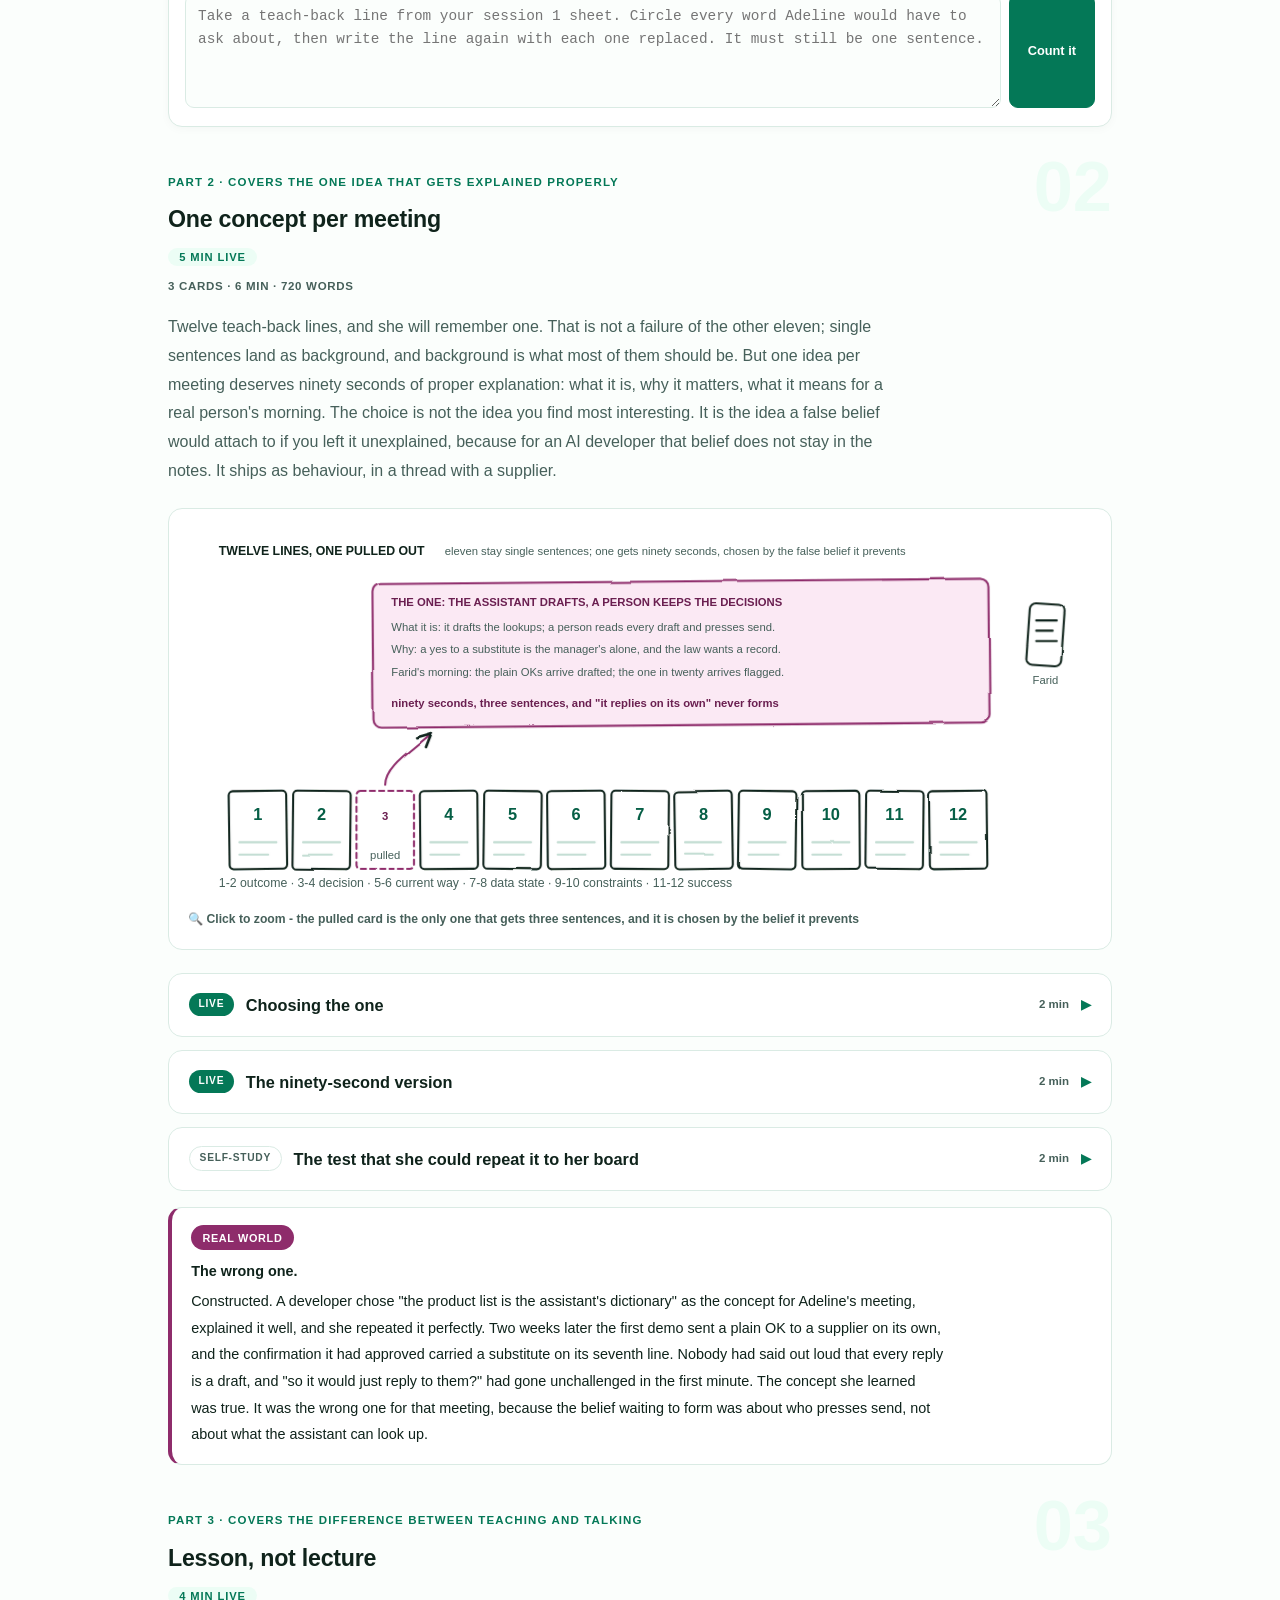
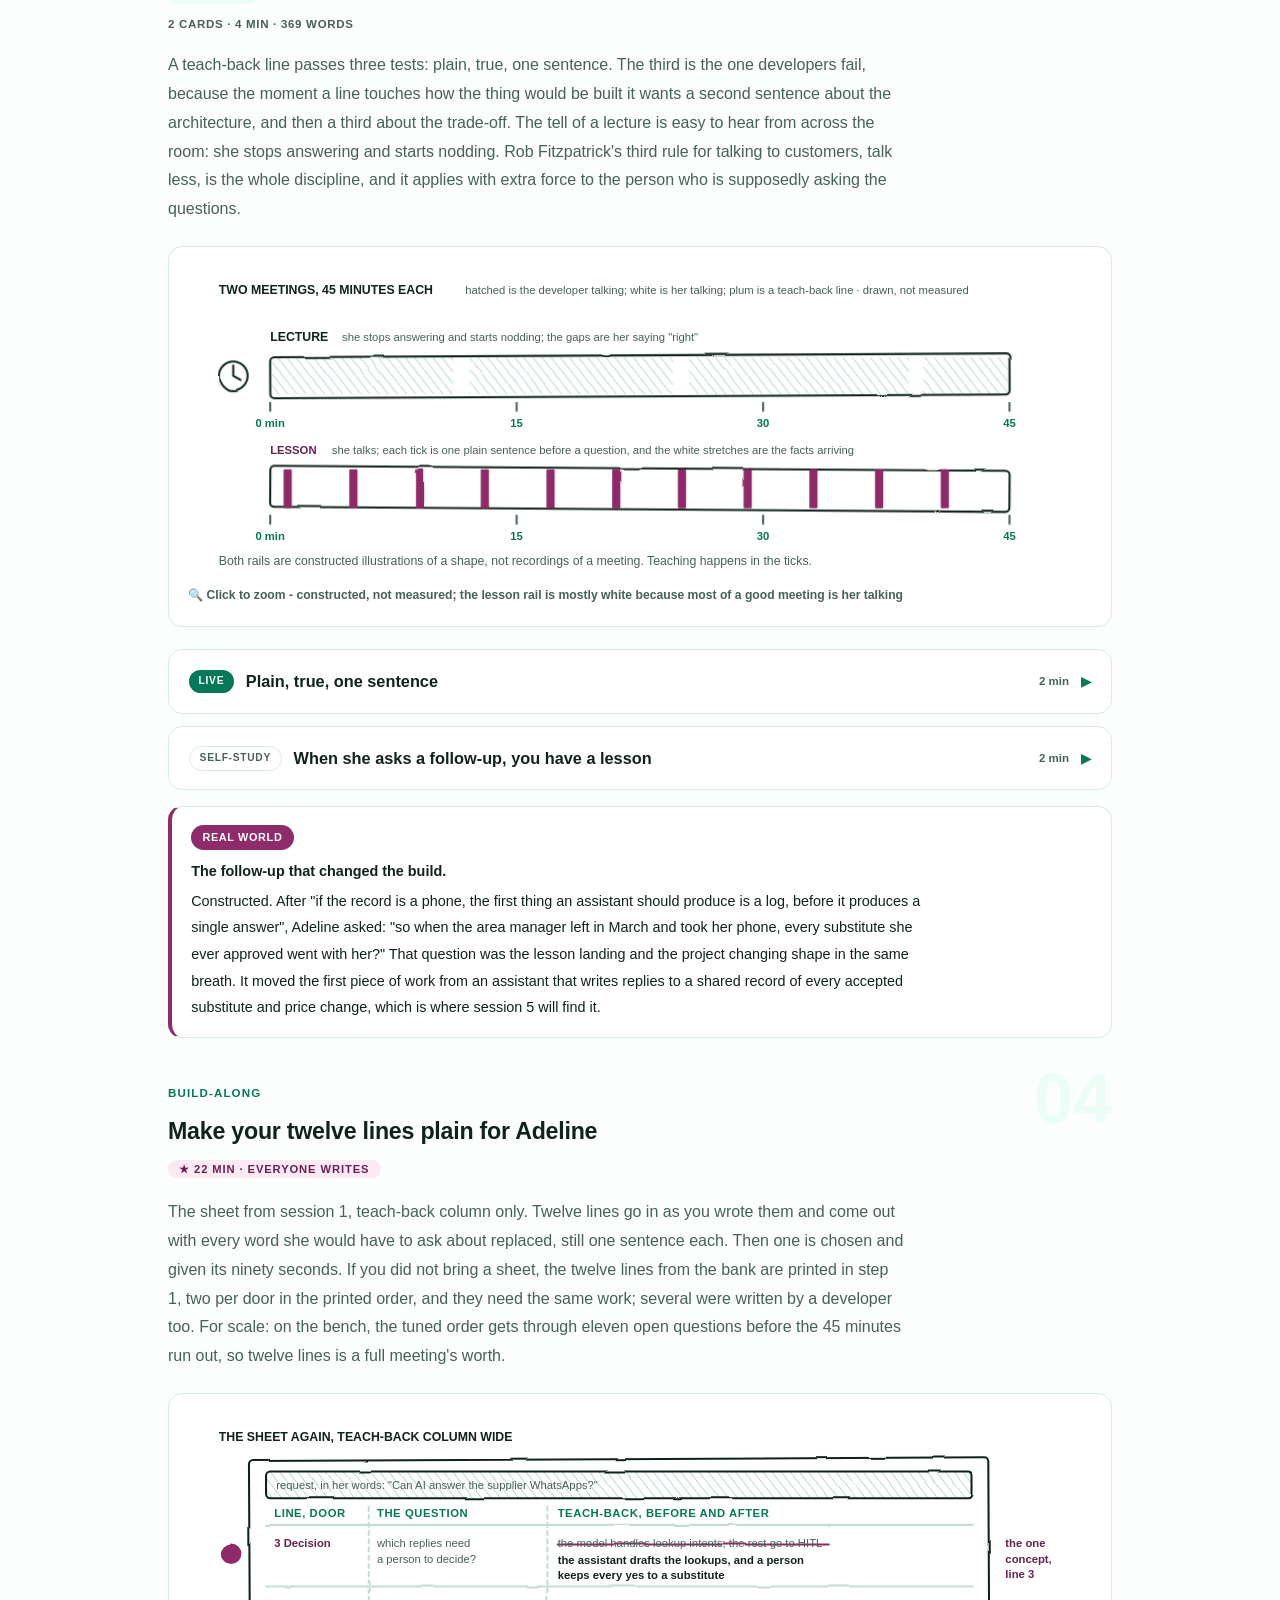
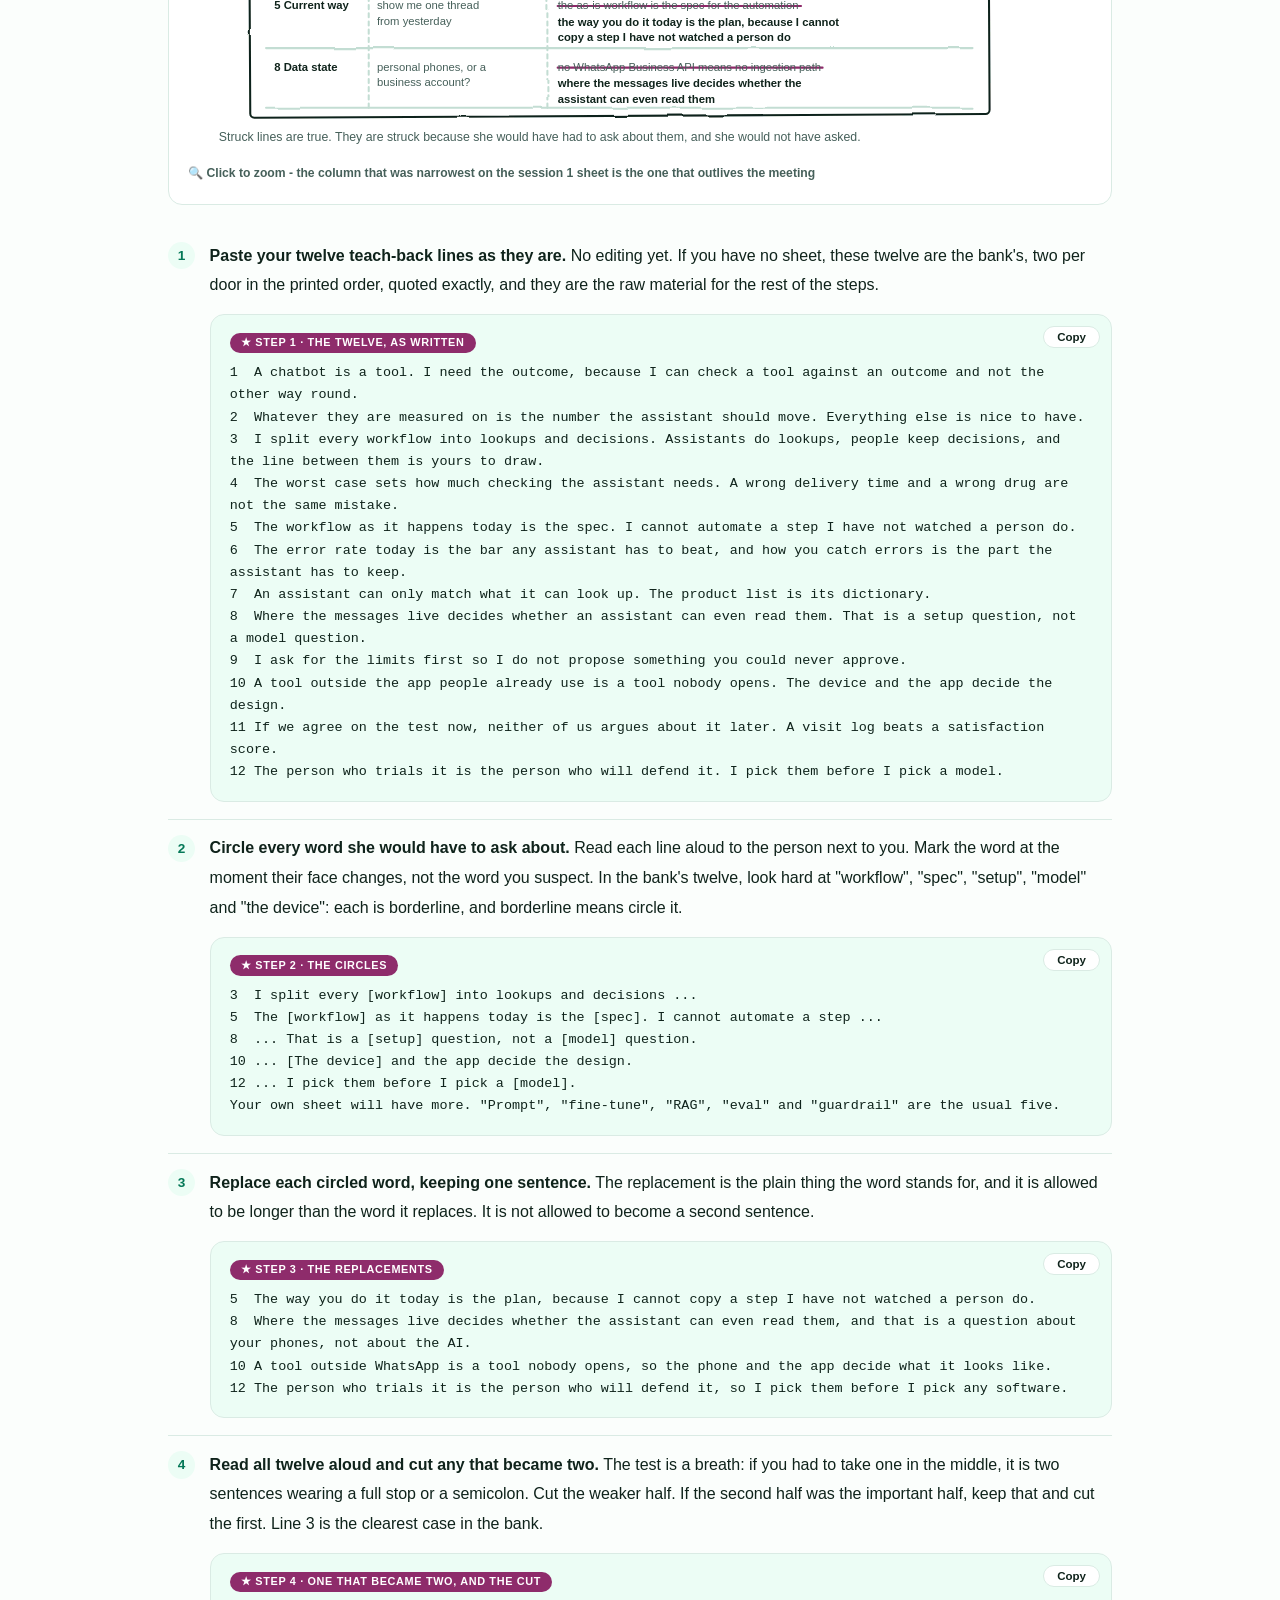
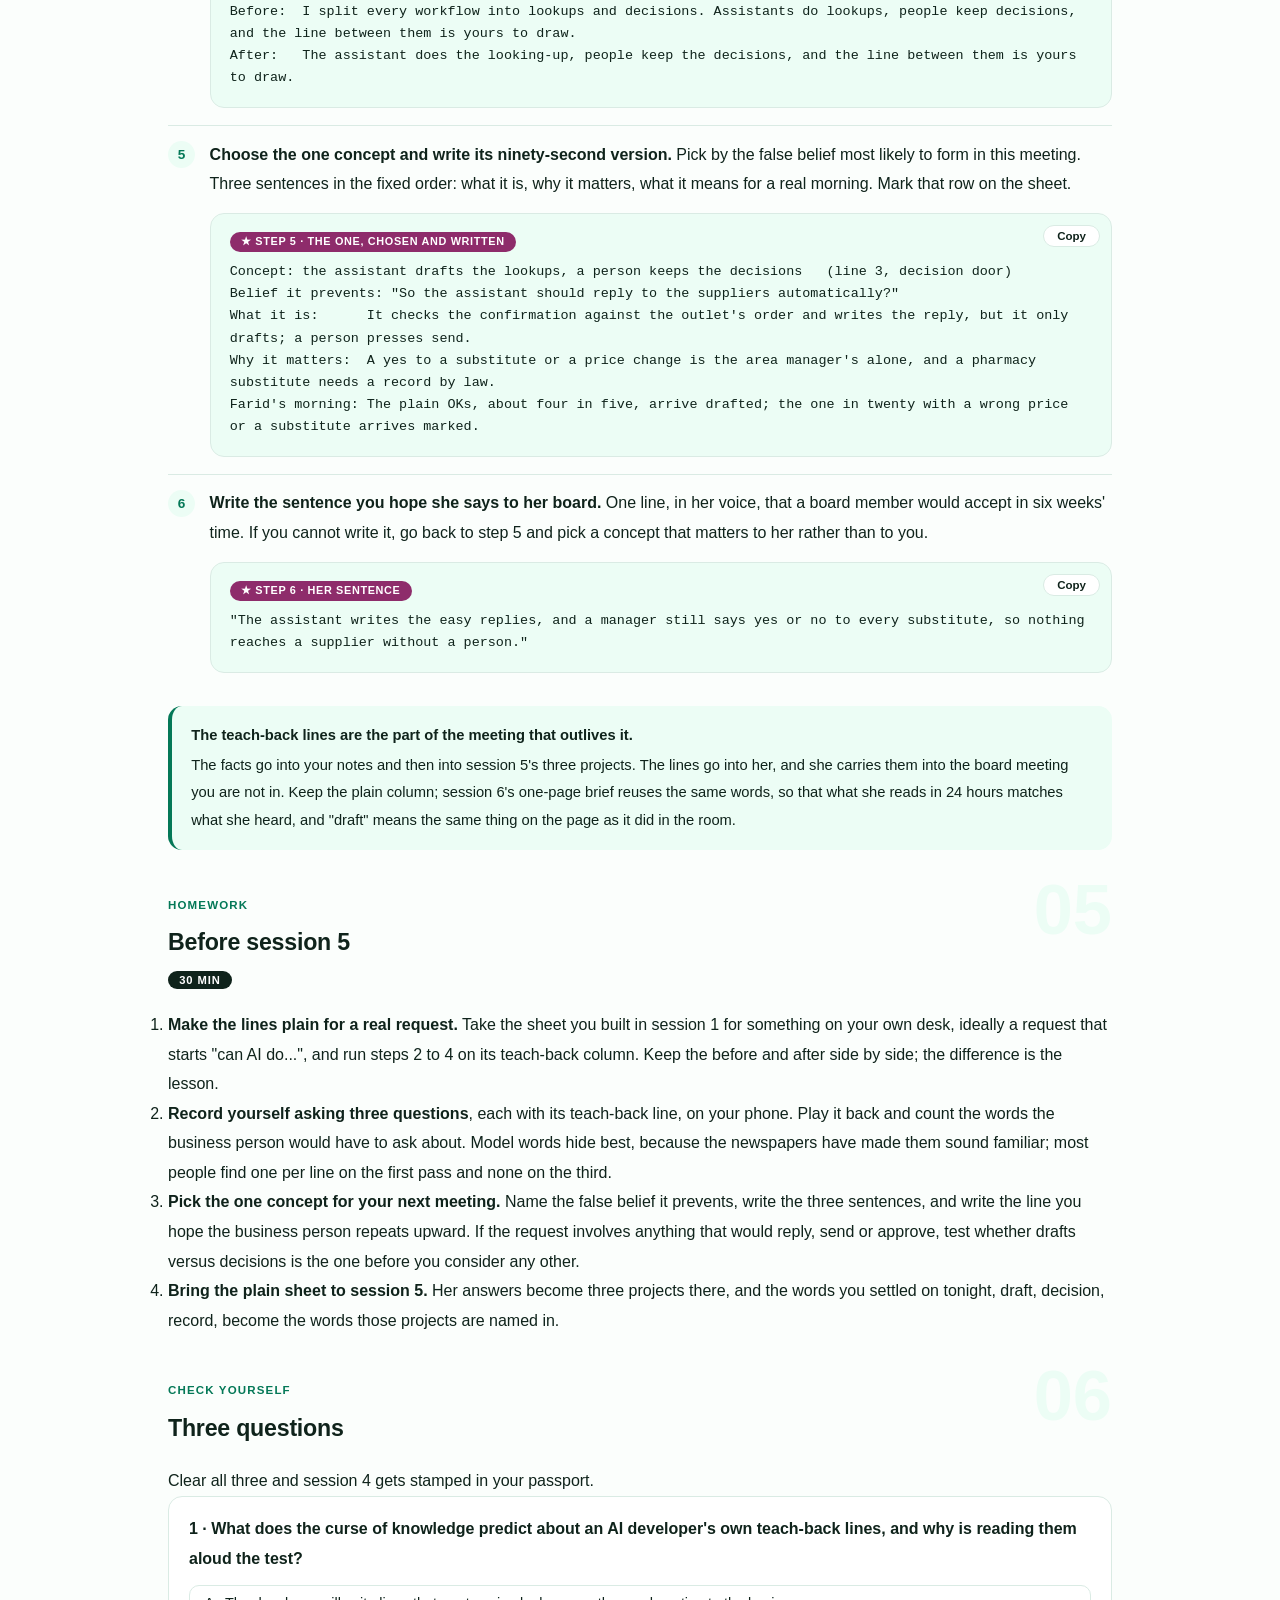
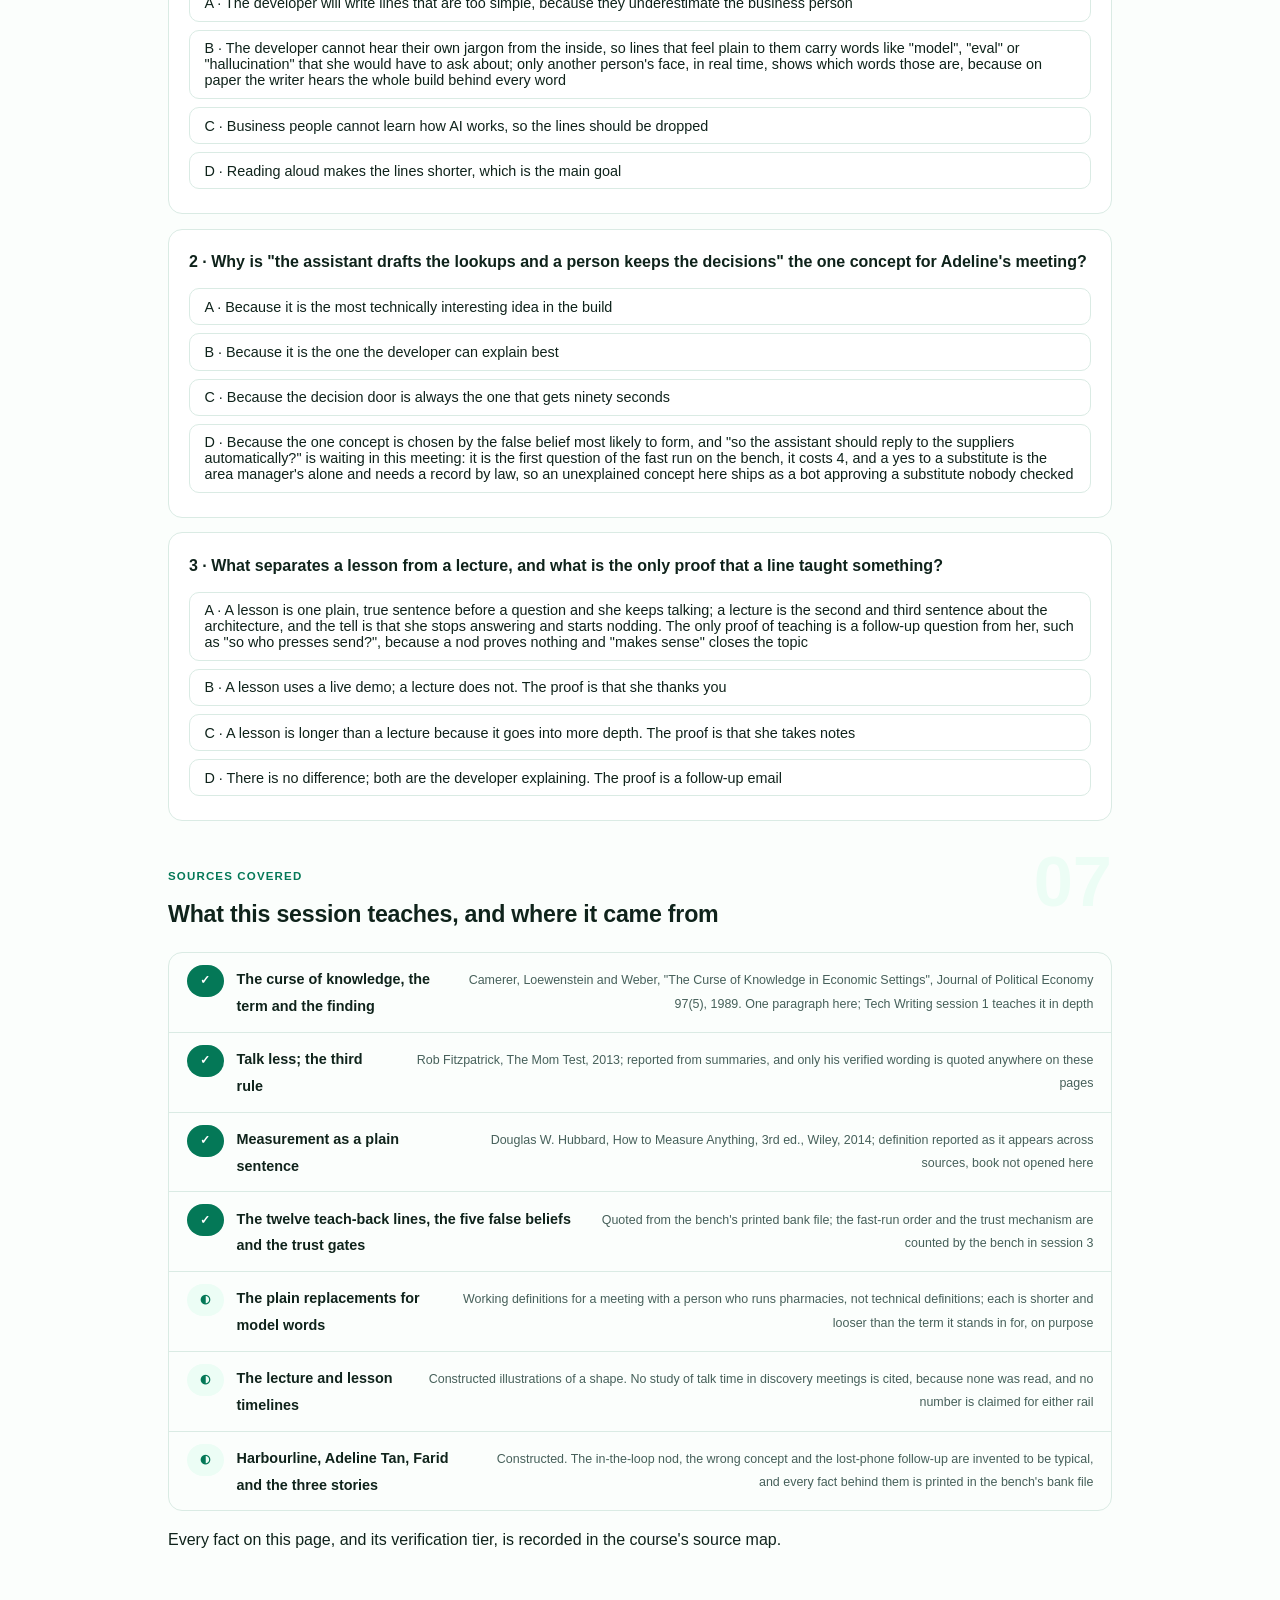
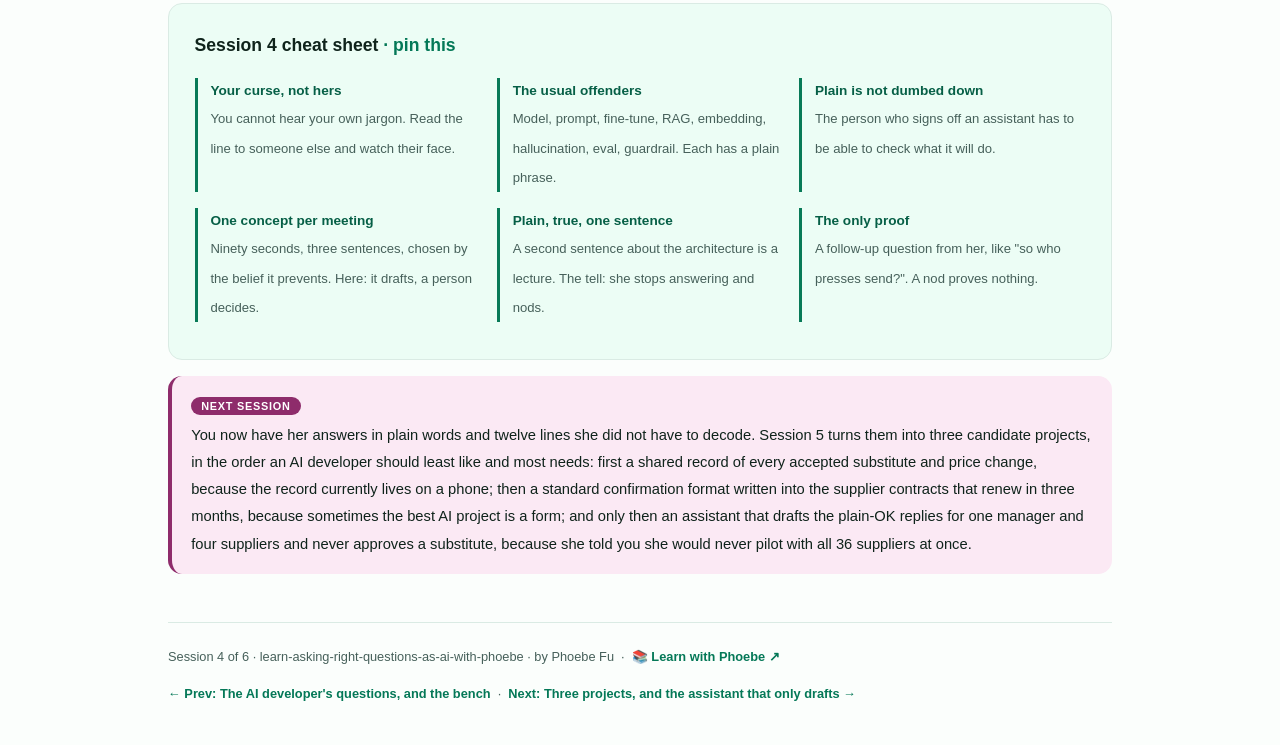
<file: courses/04-teaching-while-you-ask.html>
<!DOCTYPE html>
<html lang="en">
<head>
<meta charset="UTF-8">
<meta name="viewport" content="width=device-width, initial-scale=1.0">
<!-- social:start -->
<meta name="description" content="Session 4 of 6. The second sentence on every open question, for an AI developer: the model words she would have to ask about and their plain replacements, the one concept worth ninety seconds (an assistant drafts the lookups and a person keeps the decisions), and the difference between a lesson and a lecture.">
<meta property="og:type" content="article">
<meta property="og:site_name" content="Learn with Phoebe">
<meta property="og:title" content="Teaching while you ask - learn asking the right questions as an AI developer with phoebe">
<meta property="og:description" content="Session 4 of 6. Your curse of knowledge, one concept per meeting, lesson not lecture, and twelve teach-back lines made plain for a person who runs pharmacies.">
<meta property="og:url" content="https://phoebefu6.github.io/learn-asking-right-questions-as-ai-with-phoebe/courses/04-teaching-while-you-ask.html">
<meta property="og:image" content="https://phoebefu6.github.io/learn-asking-right-questions-as-ai-with-phoebe/assets/og-cover.png">
<meta property="og:image:width" content="1200">
<meta property="og:image:height" content="630">
<meta name="twitter:card" content="summary_large_image">
<meta name="twitter:title" content="Teaching while you ask - learn asking the right questions as an AI developer with phoebe">
<meta name="twitter:description" content="Session 4 of 6. The second sentence, made plain enough to teach.">
<meta name="twitter:image" content="https://phoebefu6.github.io/learn-asking-right-questions-as-ai-with-phoebe/assets/og-cover.png">
<!-- social:end -->
<title>Session 4 · Teaching while you ask - learn asking the right questions as an AI developer with phoebe</title>
<link rel="stylesheet" href="../assets/style.css?v=19">
</head>
<body>

<div class="toolbar">
  <div class="wrap">
    <span class="crumb"><a href="../index.html">learn-asking-right-questions-as-ai-with-phoebe</a> / Session 4 of 6</span>
    <button class="btn" id="toggle-all" type="button">Expand all</button>
    <button class="btn primary" id="zoom-toggle" type="button">Projector zoom: off</button>
  </div>
</div>

<header class="masthead">
  <div class="wrap">
    <div class="eyebrow">Learn Asking the Right Questions as an AI Developer with Phoebe · Session 4 of 6</div>
    <h1>Teaching <span class="accent">while you ask</span></h1>
    <p class="sub">Every open question on your sheet has a second sentence: why you are asking, said out loud. Session 1 showed what it buys, a point of trust and one true thing learned. Tonight is about the sentence itself, because the version most AI developers write is true and useless. "Retrieval grounds the model, so hallucination drops" is a correct principle that teaches Adeline nothing, since three of its words are words she would have to ask about, and she will not ask. She will nod. The work of this session is making twelve second sentences plain enough that a person who runs pharmacies learns one real thing from each, without anyone giving a lecture.</p>
    <div class="chip-row">
      <span class="chip level">🟡 Core</span>
      <span class="chip audience">AI developers, and anyone asked to "add AI"</span>
      <span class="chip audience">No code. A pen.</span>
      <span class="chip time">45 min</span>
    </div>
    <div class="agenda">
      <span class="a1" style="flex:1">0-3 · Welcome</span>
      <span class="a2" style="flex:4">3-18 · The curse, one concept, lesson not lecture</span>
      <span class="a3" style="flex:5">18-40 · Build-along: twelve lines, made plain</span>
      <span class="a4" style="flex:1">40-45 · Q&amp;A</span>
    </div>
  </div>
</header>

<main class="wrap">

  <section class="section" id="intro">
    <div class="section-kicker">
      <span class="klabel">Part 0</span>
      <h2>Where we start</h2>
    </div>
    <p class="lede">You have a sheet of open questions with a teach-back line beside each, and session 3 put it on the bench. The questions are fine. The second sentences are the risk, because you wrote them in the vocabulary you build in, and you cannot hear that from the inside. Adeline Tan, operations director of Harbourline, a constructed chain of 38 pharmacy and clinic outlets, is the reader tonight. She asked "Can AI answer the supplier WhatsApps?", and the door that matters most for that request is the current way, door 3 of the <a href="https://phoebefu6.github.io/learn-asking-right-questions-as-da-with-phoebe/courses/01-why-the-gap-and-the-six-doors.html">corridor stated in full here</a>. The aim tonight is narrow: by the end of a 45-minute meeting she can repeat one idea about AI work to her board in her own words, and the other lines have quietly landed as single sentences she did not have to stop and decode. The <a href="https://phoebefu6.github.io/learn-communication-with-phoebe/">Communication course</a> owns presenting and influence; this is only the sentence you say before a question.</p>

    <div class="legend">
      <span class="pill">🎫 Clear all three quiz questions to stamp your passport</span>
      <span class="pill">Live = presented in the 45 minutes</span>
      <span class="pill">Self-study = the full depth, after class</span>
      <span class="pill">★ Build-along = write it yourself</span>
    </div>

    <div class="callout win">
      <p><strong>★ What you walk out with tonight.</strong> Twelve teach-back lines with every word she would have to ask about replaced, each still one sentence; one concept chosen for the meeting, "the assistant drafts the lookups and a person keeps the decisions", with its ninety-second version written in three plain sentences; and the sentence you hope she says to her board. Session 5 takes the same sheet and turns her answers into three projects, one of which is an assistant that only drafts.</p>
    </div>
  </section>

  <section class="section" id="part-1">
    <div class="section-kicker">
      <span class="klabel">Part 1 · covers why you cannot hear your own jargon</span>
      <h2>Your curse of knowledge, not hers</h2>
      <span class="tag concept">5 min live</span>
    </div>
    <p class="lede">In 1989 Camerer, Loewenstein and Weber showed that better-informed people cannot fully set their information aside when predicting what less-informed people will understand, and named it the curse of knowledge. <a href="https://phoebefu6.github.io/learn-tech-writing-with-phoebe/courses/01-why-docs-fail.html">Tech Writing session 1 teaches it in depth</a>, with what it does to documentation. The AI developer's version is smaller and sharper: a teach-back line written in the words of the build. "Retrieval grounds the model, so hallucination drops" is tapping a tune. The developer hears the whole song, the vector store, the context window, the eval that showed it, and judges the line clear from inside that experience. Adeline hears three knocks and one word she has read in the newspaper.</p>

    <figure class="zoomable">
      <svg viewBox="0 0 880 330" xmlns="http://www.w3.org/2000/svg" role="img" aria-label="One teach-back line drawn twice. The top panel reads: retrieval grounds the model, so hallucination drops; the words retrieval, model and hallucination are circled in plum as the three she would have to ask about. The bottom panel is the same claim in plain words: if it looks in your product list first, before it writes a reply, it makes up fewer answers. Arrows run from each circled word to its replacement. At the right a small figure of the operations director says sorry, what do you mean.">
        <defs>
          <filter id="s4aSk" x="-3%" y="-3%" width="106%" height="106%"><feTurbulence type="fractalNoise" baseFrequency="0.02" numOctaves="2" seed="53" result="n"/><feDisplacementMap in="SourceGraphic" in2="n" scale="2.4" xChannelSelector="R" yChannelSelector="G"/></filter>
          <pattern id="s4aHc" patternUnits="userSpaceOnUse" width="7" height="7" patternTransform="rotate(-38)"><line x1="0" y1="0" x2="0" y2="7" stroke="#047857" stroke-width="1" opacity=".5"/></pattern>
          <marker id="s4aAr" viewBox="0 0 10 10" refX="9" refY="5" markerWidth="8" markerHeight="8" orient="auto"><path d="M1 1 L9 5 L1 9" fill="none" stroke="#0F231B" stroke-width="1.6" stroke-linecap="round"/></marker>
        </defs>
        <style>
          .s4aH { font: 800 12px Inter, sans-serif; fill: #0F231B; }
          .s4aL { font: 600 12px Inter, sans-serif; fill: #0F231B; }
          .s4aS { font: 400 11px Inter, sans-serif; fill: #46605A; }
          .s4aB { font: 800 11px Inter, sans-serif; fill: #6A1F50; }
          .s4aN { font: 400 12px Inter, sans-serif; fill: #46605A; }
        </style>

        <text class="s4aH" x="30" y="26">ONE LINE, DRAWN TWICE</text>
        <text class="s4aS" x="230" y="26">the claim does not change; the three words she would have to ask about do</text>

        <g filter="url(#s4aSk)" fill="none" stroke="#0F231B" stroke-width="2" stroke-linecap="round" stroke-linejoin="round">
          <!-- before panel -->
          <rect x="40" y="50" width="680" height="86" rx="6" transform="rotate(-0.3 380 93)" fill="#FFFFFF"/>
          <!-- the three circled words -->
          <ellipse cx="91" cy="98" rx="38" ry="14" stroke="#8E2C6B"/>
          <ellipse cx="252" cy="98" rx="30" ry="14" stroke="#8E2C6B"/>
          <ellipse cx="390" cy="98" rx="54" ry="14" stroke="#8E2C6B"/>
          <!-- after panel -->
          <rect x="40" y="200" width="680" height="86" rx="6" transform="rotate(0.4 380 243)" fill="#ECFDF5"/>
          <!-- arrows from each circled word to its replacement -->
          <path d="M91 113 C95 160 160 180 170 224" stroke="#8E2C6B" marker-end="url(#s4aAr)"/>
          <path d="M252 113 C262 160 320 190 330 224" stroke="#8E2C6B" marker-end="url(#s4aAr)"/>
          <path d="M390 113 C430 160 500 190 510 224" stroke="#8E2C6B" marker-end="url(#s4aAr)"/>
          <!-- the replacements, underlined in plum -->
          <path d="M60 246 L258 246" stroke="#8E2C6B"/>
          <path d="M330 246 L464 246" stroke="#8E2C6B"/>
          <path d="M512 246 L672 246" stroke="#8E2C6B"/>
          <!-- Adeline, listening -->
          <circle cx="792" cy="112" r="11"/>
          <path d="M772 148 C776 128 808 128 812 148"/>
        </g>

        <text class="s4aB" x="52" y="68">BEFORE, IN THE DEVELOPER'S WORDS</text>
        <text class="s4aS" x="300" y="68">three words she would ask about; she nods instead</text>
        <text class="s4aL" x="62" y="102">Retrieval</text>
        <text class="s4aL" x="140" y="102">grounds the</text>
        <text class="s4aL" x="232" y="102">model,</text>
        <text class="s4aL" x="296" y="102">so the</text>
        <text class="s4aL" x="352" y="102">hallucination</text>
        <text class="s4aL" x="460" y="102">rate drops.</text>

        <text class="s4aS" x="752" y="176">"sorry, what</text>
        <text class="s4aS" x="752" y="191">do you mean?"</text>

        <text class="s4aB" x="52" y="218">AFTER, IN HERS</text>
        <text class="s4aL" x="60" y="240">if it looks in your product list first,</text>
        <text class="s4aL" x="330" y="240">before it writes a reply,</text>
        <text class="s4aL" x="512" y="240">it makes up fewer answers.</text>
        <text class="s4aS" x="60" y="272">same claim, no word to ask about, still one sentence; she learns the product list is part of the build</text>

        <text class="s4aN" x="30" y="316">The circled words were invisible to the person who wrote the line. Reading it aloud to someone else is the only way to see them.</text>
      </svg>
      <figcaption>🔍 Click to zoom - the top line is correct and the bottom line is the same line; only the bottom one teaches her anything</figcaption>
    </figure>

    <details class="card" open>
      <summary><span class="mode live">Live</span>The words she would have to ask about<span class="mini">3 min</span><span class="caret">▶</span></summary>
      <div class="body">
        <p>Take any teach-back line on your sheet and read it aloud to someone who does not build software. Any word that makes them say "sorry, what do you mean?" is a jargon cost, and session 3's bench prices it exactly: a jargon question takes five minutes, because you have to explain, and it costs a point of trust, because she is a little less sure you understand her shop. The line was meant to earn trust. With one wrong word it spends it.</p>
        <p>The usual offenders for an AI developer, with the plain words that replace each. <strong>Model</strong>: the part that reads a message and writes a reply. <strong>Prompt</strong>: the written instructions it is given before every message. <strong>Fine-tune</strong>: teaching it from your own past threads so it writes the way your managers do. <strong>RAG</strong> (retrieval-augmented generation): letting it look things up in your product list before it answers. <strong>Embedding</strong>: a way of finding two messages that mean the same thing even when the words differ, like two nicknames for one product. <strong>Hallucination</strong>: when it writes something confident that is not true. <strong>Eval</strong>: a set of real past threads with the right replies, kept to test it against. <strong>Guardrail</strong>: a rule it cannot break, such as never saying yes to a substitute. None of the plain versions is longer than a breath, and every one of them is a thing she can picture in a WhatsApp thread.</p>
        <p>The test is not "would a smart person understand this". Adeline is a smart person, and she has read about AI in the papers, which makes it worse: "hallucination" sounds familiar enough to nod at and means nothing precise to her. The test is whether the word is one she uses at work, and the honest way to find out is her face, which is why the reading is done aloud and never on paper.</p>
      </div>
    </details>

    <details class="card">
      <summary><span class="mode self">Self-study</span>Why plain is not dumbed down<span class="mini">2 min</span><span class="caret">▶</span></summary>
      <div class="body">
        <p>Douglas Hubbard's definition of measurement, a quantitatively expressed reduction of uncertainty based on one or more observations, is itself a plain sentence. It contains no term of art, and an operations director can check it against her own experience without a glossary. Precision and plainness are not in tension; the words that sound precise to a developer are usually just familiar.</p>
        <p>There is a professional reason plain is the norm and not a courtesy, and for an AI developer it is sharper than for most. The person who signs off an assistant has to be able to check what it will do. A teach-back line she cannot decode is a claim she cannot test, and a claim she cannot test about something that talks to 36 suppliers is one she either accepts on faith or quietly vetoes. Adeline has already switched off one thing that replied on its own, the POS vendor's chatbot, which answered a customer's prescription question wrongly last year; she switched it off within a week. Plain words are how you make your reasoning inspectable by the person who remembers that week.</p>
      </div>
    </details>

    <div class="callout example">
      <span class="ex-pill">Real world</span>
      <p><strong>The nod that cost six weeks.</strong> A constructed case, and a common shape. A developer told Adeline "we will put a human in the loop for low-confidence intents", watched her nod, and moved on. Six weeks later, reviewing the first demo, she asked why the assistant had replied OK to a supplier's substitute on its own. To her, "low-confidence" had meant the messages the assistant found hard to read, and a clearly written substitute is easy to read. To the developer it had meant something else again. Nobody lied and nobody was careless. A phrase the developer could not hear as jargon went past a person too polite to stop the meeting, and the belief it left behind, that the assistant could say yes when the message was clear, was not visible until a demo had been built on top of it.</p>
    </div>

    <div class="tryrow" data-fn="wordcount" data-multiline="1" data-title="Rewrite one of your lines" data-hint="Take a teach-back line from your session 1 sheet. Circle every word Adeline would have to ask about, then write the line again with each one replaced. It must still be one sentence." data-seed="" data-cta="Count it"></div>
  </section>

  <section class="section" id="part-2">
    <div class="section-kicker">
      <span class="klabel">Part 2 · covers the one idea that gets explained properly</span>
      <h2>One concept per meeting</h2>
      <span class="tag concept">5 min live</span>
    </div>
    <p class="lede">Twelve teach-back lines, and she will remember one. That is not a failure of the other eleven; single sentences land as background, and background is what most of them should be. But one idea per meeting deserves ninety seconds of proper explanation: what it is, why it matters, what it means for a real person's morning. The choice is not the idea you find most interesting. It is the idea a false belief would attach to if you left it unexplained, because for an AI developer that belief does not stay in the notes. It ships as behaviour, in a thread with a supplier.</p>

    <figure class="zoomable">
      <svg viewBox="0 0 880 360" xmlns="http://www.w3.org/2000/svg" role="img" aria-label="Twelve small cards in a row along the bottom, numbered one to twelve, two per door. The third slot is empty and dashed; an arrow rises from it to one enlarged plum card above, which carries the concept the assistant drafts and a person keeps the decisions, written as its ninety-second version in three plain sentences: what it is, why a substitute is a decision, and what it means for Farid's morning.">
        <defs>
          <filter id="s4bSk" x="-3%" y="-3%" width="106%" height="106%"><feTurbulence type="fractalNoise" baseFrequency="0.02" numOctaves="2" seed="59" result="n"/><feDisplacementMap in="SourceGraphic" in2="n" scale="2.4" xChannelSelector="R" yChannelSelector="G"/></filter>
          <pattern id="s4bHc" patternUnits="userSpaceOnUse" width="7" height="7" patternTransform="rotate(-38)"><line x1="0" y1="0" x2="0" y2="7" stroke="#047857" stroke-width="1" opacity=".5"/></pattern>
          <marker id="s4bAr" viewBox="0 0 10 10" refX="9" refY="5" markerWidth="8" markerHeight="8" orient="auto"><path d="M1 1 L9 5 L1 9" fill="none" stroke="#0F231B" stroke-width="1.6" stroke-linecap="round"/></marker>
        </defs>
        <style>
          .s4bH { font: 800 12px Inter, sans-serif; fill: #0F231B; }
          .s4bL { font: 600 12px Inter, sans-serif; fill: #0F231B; }
          .s4bS { font: 400 11px Inter, sans-serif; fill: #46605A; }
          .s4bB { font: 800 11px Inter, sans-serif; fill: #6A1F50; }
          .s4bV { font: 800 16px Inter, sans-serif; fill: #065F46; }
          .s4bN { font: 400 12px Inter, sans-serif; fill: #46605A; }
        </style>

        <text class="s4bH" x="30" y="26">TWELVE LINES, ONE PULLED OUT</text>
        <text class="s4bS" x="250" y="26">eleven stay single sentences; one gets ninety seconds, chosen by the false belief it prevents</text>

        <g filter="url(#s4bSk)" fill="none" stroke="#0F231B" stroke-width="2" stroke-linecap="round" stroke-linejoin="round">
          <!-- the enlarged card -->
          <rect x="180" y="52" width="600" height="140" rx="8" transform="rotate(-0.5 480 122)" fill="#FBE9F4" stroke="#8E2C6B"/>
          <!-- arrow from the gap up to the card -->
          <path d="M192 250 C192 232 216 218 236 200" stroke="#8E2C6B" marker-end="url(#s4bAr)"/>
          <!-- the deck: twelve slots, 56 wide, 6 gap, from x=40 -->
          <rect x="40" y="256" width="56" height="76" rx="4" transform="rotate(-0.8 68 294)" fill="#FFFFFF"/>
          <rect x="102" y="256" width="56" height="76" rx="4" transform="rotate(0.6 130 294)" fill="#FFFFFF"/>
          <rect x="164" y="256" width="56" height="76" rx="4" stroke="#8E2C6B" stroke-dasharray="5 4"/>
          <rect x="226" y="256" width="56" height="76" rx="4" transform="rotate(-0.5 254 294)" fill="#FFFFFF"/>
          <rect x="288" y="256" width="56" height="76" rx="4" transform="rotate(0.7 316 294)" fill="#FFFFFF"/>
          <rect x="350" y="256" width="56" height="76" rx="4" transform="rotate(-0.6 378 294)" fill="#FFFFFF"/>
          <rect x="412" y="256" width="56" height="76" rx="4" transform="rotate(0.5 440 294)" fill="#FFFFFF"/>
          <rect x="474" y="256" width="56" height="76" rx="4" transform="rotate(-0.9 502 294)" fill="#FFFFFF"/>
          <rect x="536" y="256" width="56" height="76" rx="4" transform="rotate(0.8 564 294)" fill="#FFFFFF"/>
          <rect x="598" y="256" width="56" height="76" rx="4" transform="rotate(-0.4 626 294)" fill="#FFFFFF"/>
          <rect x="660" y="256" width="56" height="76" rx="4" transform="rotate(0.6 688 294)" fill="#FFFFFF"/>
          <rect x="722" y="256" width="56" height="76" rx="4" transform="rotate(-0.7 750 294)" fill="#FFFFFF"/>
          <!-- a line of text on each small card -->
          <path d="M50 306 L86 306 M112 306 L148 306 M236 306 L272 306 M298 306 L334 306 M360 306 L396 306 M422 306 L458 306 M484 306 L520 306 M546 306 L582 306 M608 306 L644 306 M670 306 L706 306 M732 306 L768 306" stroke="#C3DDD3"/>
          <path d="M50 318 L78 318 M112 318 L140 318 M236 318 L264 318 M298 318 L326 318 M360 318 L388 318 M422 318 L450 318 M484 318 L512 318 M546 318 L574 318 M608 318 L636 318 M670 318 L698 318 M732 318 L760 318" stroke="#C3DDD3"/>
          <!-- Farid's phone, the doodle anchor -->
          <rect x="818" y="74" width="34" height="60" rx="6" transform="rotate(4 835 104)" fill="#FFFFFF"/>
          <path d="M826 90 L846 90 M826 100 L842 100 M826 110 L846 110"/>
        </g>

        <text class="s4bB" x="198" y="76">THE ONE: THE ASSISTANT DRAFTS, A PERSON KEEPS THE DECISIONS</text>
        <text class="s4bS" x="198" y="100">What it is: it drafts the lookups; a person reads every draft and presses send.</text>
        <text class="s4bS" x="198" y="122">Why: a yes to a substitute is the manager's alone, and the law wants a record.</text>
        <text class="s4bS" x="198" y="144">Farid's morning: the plain OKs arrive drafted; the one in twenty arrives flagged.</text>
        <text class="s4bB" x="198" y="174">ninety seconds, three sentences, and "it replies on its own" never forms</text>
        <text class="s4bS" x="835" y="152" text-anchor="middle">Farid</text>

        <text class="s4bV" x="68" y="284" text-anchor="middle">1</text>
        <text class="s4bV" x="130" y="284" text-anchor="middle">2</text>
        <text class="s4bB" x="192" y="284" text-anchor="middle">3</text>
        <text class="s4bV" x="254" y="284" text-anchor="middle">4</text>
        <text class="s4bV" x="316" y="284" text-anchor="middle">5</text>
        <text class="s4bV" x="378" y="284" text-anchor="middle">6</text>
        <text class="s4bV" x="440" y="284" text-anchor="middle">7</text>
        <text class="s4bV" x="502" y="284" text-anchor="middle">8</text>
        <text class="s4bV" x="564" y="284" text-anchor="middle">9</text>
        <text class="s4bV" x="626" y="284" text-anchor="middle">10</text>
        <text class="s4bV" x="688" y="284" text-anchor="middle">11</text>
        <text class="s4bV" x="750" y="284" text-anchor="middle">12</text>
        <text class="s4bS" x="192" y="322" text-anchor="middle">pulled</text>

        <text class="s4bN" x="30" y="350">1-2 outcome · 3-4 decision · 5-6 current way · 7-8 data state · 9-10 constraints · 11-12 success</text>
      </svg>
      <figcaption>🔍 Click to zoom - the pulled card is the only one that gets three sentences, and it is chosen by the belief it prevents</figcaption>
    </figure>

    <details class="card">
      <summary><span class="mode live">Live</span>Choosing the one<span class="mini">2 min</span><span class="caret">▶</span></summary>
      <div class="body">
        <p>Look at the five false beliefs the bench records on the fast run, because each one is a concept that was never explained. "The assistant replies to suppliers on its own" attaches to drafts versus decisions. "The orders are in English" attaches to what the assistant has to read: English, Malay and Chinese, with product nicknames. "There is an order table to match against" attaches to where the other half of the match lives, which is another WhatsApp group. "Mistakes are rare and cheap" attaches to the error rate today as the bar. "The managers will use a separate app" attaches to the tool living where the people already are. Pick the belief most likely to form in <em>this</em> meeting with <em>this</em> person, and the concept behind it is your one.</p>
        <p>For Harbourline there are two honest candidates. <strong>The assistant drafts the lookups and a person keeps the decisions</strong>, because "so the assistant should reply to the suppliers automatically?" is the belief waiting to happen the moment anyone says the word AI, and on the bench it is the first question of the fast run, recorded in minute one at a cost of 4, the highest in the bank alongside the order table. Or <strong>the other half of the match lives somewhere else</strong>, because she will assume the assistant can check a confirmation against an order, and there is no order table anywhere, only another group typed in three languages. Either is right. Choose one, not both; two concepts in ninety seconds each is a lecture with an interval. For an AI developer facing this request, the first wins, because it is the one that decides whether anything ever replies on its own.</p>
      </div>
    </details>

    <details class="card">
      <summary><span class="mode live">Live</span>The ninety-second version<span class="mini">2 min</span><span class="caret">▶</span></summary>
      <div class="body">
        <p>Three sentences, in a fixed order: what it is, why it matters, what it means for a real morning. Written in full for this concept, as it would be said after "in a thread, which replies need a person to decide, and which are just looking something up?" and her answer that only the area manager may say yes to a substitute or a price change:</p>
        <p><strong>What it is.</strong> "An assistant can do the looking-up half of a thread, checking the supplier's confirmation against what the outlet asked for and writing the reply, but it only ever drafts; a person reads the draft and presses send, every time." <strong>Why a substitution is a decision.</strong> "Saying yes to a substitute product or a price change is not a lookup, it is a choice only the area manager may make, because a pharmacy product needs a substitution record by law and a wrong drug on a shelf is not a customer-service problem." <strong>Farid's morning.</strong> "Of his forty or so threads a day, about four in five end in a plain OK, so those arrive as drafts he checks and sends, and the one confirmation in twenty with a wrong price or a substitute in it arrives in front of him marked, with the match shown, so his attention goes where the decisions are."</p>
        <p>Ninety seconds, then back to the next question. The tell that it worked is that she uses the word "draft" later in the meeting on her own, as in "and the drafts would still come to Farid?", rather than asking whether it can be switched to automatic.</p>
      </div>
    </details>

    <details class="card">
      <summary><span class="mode self">Self-study</span>The test that she could repeat it to her board<span class="mini">2 min</span><span class="caret">▶</span></summary>
      <div class="body">
        <p>The board meets in six weeks and wants the word AI on a slide. When a director asks Adeline what the AI developer said, if the one concept landed she can say something like "the assistant writes the easy replies, and a manager still says yes or no to every substitute, so nothing reaches a supplier without a person." That sentence is the whole test: it is hers, it is short, it carries the reason, and it would survive the sceptical follow-up she has already asked herself, the one about the chatbot she switched off.</p>
        <p>Write the sentence you hope she says before the meeting. It forces the ninety seconds to be built backwards from a line a person who runs pharmacies could carry into a boardroom, and it is the cheapest rehearsal there is. It also tells you something about the choice itself: if you cannot write a one-line version a board member would repeat, you have picked an idea that matters to you and not to her.</p>
      </div>
    </details>

    <div class="callout example">
      <span class="ex-pill">Real world</span>
      <p><strong>The wrong one.</strong> Constructed. A developer chose "the product list is the assistant's dictionary" as the concept for Adeline's meeting, explained it well, and she repeated it perfectly. Two weeks later the first demo sent a plain OK to a supplier on its own, and the confirmation it had approved carried a substitute on its seventh line. Nobody had said out loud that every reply is a draft, and "so it would just reply to them?" had gone unchallenged in the first minute. The concept she learned was true. It was the wrong one for that meeting, because the belief waiting to form was about who presses send, not about what the assistant can look up.</p>
    </div>
  </section>

  <section class="section" id="part-3">
    <div class="section-kicker">
      <span class="klabel">Part 3 · covers the difference between teaching and talking</span>
      <h2>Lesson, not lecture</h2>
      <span class="tag concept">4 min live</span>
    </div>
    <p class="lede">A teach-back line passes three tests: plain, true, one sentence. The third is the one developers fail, because the moment a line touches how the thing would be built it wants a second sentence about the architecture, and then a third about the trade-off. The tell of a lecture is easy to hear from across the room: she stops answering and starts nodding. Rob Fitzpatrick's third rule for talking to customers, talk less, is the whole discipline, and it applies with extra force to the person who is supposedly asking the questions.</p>

    <figure class="zoomable">
      <svg viewBox="0 0 880 300" xmlns="http://www.w3.org/2000/svg" role="img" aria-label="Two hand-drawn 45-minute timelines, constructed illustrations and not measurements. The top rail, labelled lecture, is mostly a long hatched bar of the developer talking with short white gaps. The bottom rail, labelled lesson, is mostly white stretches of the operations director talking, interrupted by short plum ticks, one per teach-back line. Minute marks at 0, 15, 30 and 45 sit under both rails.">
        <defs>
          <filter id="s4cSk" x="-3%" y="-3%" width="106%" height="106%"><feTurbulence type="fractalNoise" baseFrequency="0.02" numOctaves="2" seed="67" result="n"/><feDisplacementMap in="SourceGraphic" in2="n" scale="2.4" xChannelSelector="R" yChannelSelector="G"/></filter>
          <pattern id="s4cHc" patternUnits="userSpaceOnUse" width="7" height="7" patternTransform="rotate(-38)"><line x1="0" y1="0" x2="0" y2="7" stroke="#047857" stroke-width="1" opacity=".5"/></pattern>
          <marker id="s4cAr" viewBox="0 0 10 10" refX="9" refY="5" markerWidth="8" markerHeight="8" orient="auto"><path d="M1 1 L9 5 L1 9" fill="none" stroke="#0F231B" stroke-width="1.6" stroke-linecap="round"/></marker>
        </defs>
        <style>
          .s4cH { font: 800 12px Inter, sans-serif; fill: #0F231B; }
          .s4cL { font: 600 12px Inter, sans-serif; fill: #0F231B; }
          .s4cS { font: 400 11px Inter, sans-serif; fill: #46605A; }
          .s4cB { font: 800 11px Inter, sans-serif; fill: #6A1F50; }
          .s4cA { font: 700 11px Inter, sans-serif; fill: #047857; }
          .s4cN { font: 400 12px Inter, sans-serif; fill: #46605A; }
        </style>

        <text class="s4cH" x="30" y="26">TWO MEETINGS, 45 MINUTES EACH</text>
        <text class="s4cS" x="270" y="26">hatched is the developer talking; white is her talking; plum is a teach-back line · drawn, not measured</text>

        <g filter="url(#s4cSk)" fill="none" stroke="#0F231B" stroke-width="2" stroke-linecap="round" stroke-linejoin="round">
          <!-- clock anchor -->
          <circle cx="44" cy="106" r="14"/>
          <path d="M44 106 L44 96 M44 106 L51 110"/>
          <!-- top rail: lecture -->
          <rect x="80" y="86" width="720" height="40" rx="4" transform="rotate(-0.3 440 106)" fill="#FFFFFF"/>
          <rect x="82" y="88" width="176" height="36" fill="url(#s4cHc)" stroke="none"/>
          <rect x="274" y="88" width="198" height="36" fill="url(#s4cHc)" stroke="none"/>
          <rect x="488" y="88" width="214" height="36" fill="url(#s4cHc)" stroke="none"/>
          <rect x="716" y="88" width="82" height="36" fill="url(#s4cHc)" stroke="none"/>
          <!-- bottom rail: lesson -->
          <rect x="80" y="196" width="720" height="40" rx="4" transform="rotate(0.4 440 216)" fill="#FFFFFF"/>
          <rect x="94" y="198" width="6" height="36" fill="#8E2C6B" stroke="#8E2C6B"/>
          <rect x="158" y="198" width="6" height="36" fill="#8E2C6B" stroke="#8E2C6B"/>
          <rect x="222" y="198" width="6" height="36" fill="#8E2C6B" stroke="#8E2C6B"/>
          <rect x="286" y="198" width="6" height="36" fill="#8E2C6B" stroke="#8E2C6B"/>
          <rect x="350" y="198" width="6" height="36" fill="#8E2C6B" stroke="#8E2C6B"/>
          <rect x="414" y="198" width="6" height="36" fill="#8E2C6B" stroke="#8E2C6B"/>
          <rect x="478" y="198" width="6" height="36" fill="#8E2C6B" stroke="#8E2C6B"/>
          <rect x="542" y="198" width="6" height="36" fill="#8E2C6B" stroke="#8E2C6B"/>
          <rect x="606" y="198" width="6" height="36" fill="#8E2C6B" stroke="#8E2C6B"/>
          <rect x="670" y="198" width="6" height="36" fill="#8E2C6B" stroke="#8E2C6B"/>
          <rect x="734" y="198" width="6" height="36" fill="#8E2C6B" stroke="#8E2C6B"/>
          <!-- minute marks -->
          <path d="M80 132 L80 140 M320 132 L320 140 M560 132 L560 140 M800 132 L800 140" stroke="#46605A"/>
          <path d="M80 242 L80 250 M320 242 L320 250 M560 242 L560 250 M800 242 L800 250" stroke="#46605A"/>
        </g>

        <text class="s4cL" x="80" y="72">LECTURE</text>
        <text class="s4cS" x="150" y="72">she stops answering and starts nodding; the gaps are her saying "right"</text>
        <text class="s4cA" x="80" y="156" text-anchor="middle">0 min</text>
        <text class="s4cA" x="320" y="156" text-anchor="middle">15</text>
        <text class="s4cA" x="560" y="156" text-anchor="middle">30</text>
        <text class="s4cA" x="800" y="156" text-anchor="middle">45</text>

        <text class="s4cB" x="80" y="182">LESSON</text>
        <text class="s4cS" x="140" y="182">she talks; each tick is one plain sentence before a question, and the white stretches are the facts arriving</text>
        <text class="s4cA" x="80" y="266" text-anchor="middle">0 min</text>
        <text class="s4cA" x="320" y="266" text-anchor="middle">15</text>
        <text class="s4cA" x="560" y="266" text-anchor="middle">30</text>
        <text class="s4cA" x="800" y="266" text-anchor="middle">45</text>

        <text class="s4cN" x="30" y="290">Both rails are constructed illustrations of a shape, not recordings of a meeting. Teaching happens in the ticks.</text>
      </svg>
      <figcaption>🔍 Click to zoom - constructed, not measured; the lesson rail is mostly white because most of a good meeting is her talking</figcaption>
    </figure>

    <details class="card">
      <summary><span class="mode live">Live</span>Plain, true, one sentence<span class="mini">2 min</span><span class="caret">▶</span></summary>
      <div class="body">
        <p><strong>Failing</strong>, before "who can log in to the POS back office and pull the product list?": "Credential provisioning is usually the critical path on AI projects, because if the POS admin account is a single point of failure we would want a service account and scoped API access before any ingestion work starts." True, and it fails all three tests at once: half a dozen words she would ask about, two claims joined into one, and a second sentence hiding inside the first.</p>
        <p><strong>Passing</strong>, same question, the line from the bank: "Access is the first blocker on most projects, so I ask early and I ask by name." Plain, because every word is one she uses; true, because it is a real principle of how these projects stall; one sentence, so she is answering again within three seconds. The failing version would have earned a nod. The passing version, asked after a run of open questions had built trust, earns the fact behind the highest trust gate on her sheet: Kenneth is the only IT person, holds the POS admin login, and is leaving in January, and she has not told the team.</p>
      </div>
    </details>

    <details class="card">
      <summary><span class="mode self">Self-study</span>When she asks a follow-up, you have a lesson<span class="mini">2 min</span><span class="caret">▶</span></summary>
      <div class="body">
        <p>There is only one proof that a line taught something, and it is a follow-up question from her. "So who presses send?" means drafts versus decisions landed. "Wait, so it would have to read the outlets' group as well?" means the other half of the match landed. A nod proves nothing, and a polite "makes sense" proves slightly less than nothing, because it closes the topic. Silence after a teach-back line is a reason to ask your next question, not to add a sentence.</p>
        <p>On the bench this is the mechanism, not a metaphor. Every open question earns a point of trust, and eight of the facts on her sheet sit behind trust gates she will not cross unprompted: seven need one point, and the Kenneth fact needs three. The teach-back line is where the point is earned: she answers the next question more fully because the last one came with a reason. A lecture spends minutes and earns nothing, which is the same arithmetic as the technical opener in session 3 with a friendlier face.</p>
      </div>
    </details>

    <div class="callout example">
      <span class="ex-pill">Real world</span>
      <p><strong>The follow-up that changed the build.</strong> Constructed. After "if the record is a phone, the first thing an assistant should produce is a log, before it produces a single answer", Adeline asked: "so when the area manager left in March and took her phone, every substitute she ever approved went with her?" That question was the lesson landing and the project changing shape in the same breath. It moved the first piece of work from an assistant that writes replies to a shared record of every accepted substitute and price change, which is where session 5 will find it.</p>
    </div>
  </section>

  <section class="section" id="demo-1">
    <div class="section-kicker">
      <span class="klabel">Build-along</span>
      <h2>Make your twelve lines plain for Adeline</h2>
      <span class="tag demo">★ 22 min · everyone writes</span>
    </div>
    <p class="lede">The sheet from session 1, teach-back column only. Twelve lines go in as you wrote them and come out with every word she would have to ask about replaced, still one sentence each. Then one is chosen and given its ninety seconds. If you did not bring a sheet, the twelve lines from the bank are printed in step 1, two per door in the printed order, and they need the same work; several were written by a developer too. For scale: on the bench, the tuned order gets through eleven open questions before the 45 minutes run out, so twelve lines is a full meeting's worth.</p>

    <figure class="zoomable">
      <svg viewBox="0 0 880 330" xmlns="http://www.w3.org/2000/svg" role="img" aria-label="The session 1 sheet redrawn with the teach-back column made wide. Three rows are shown, lines 3, 5 and 8, each with the line as first written in muted text and struck through, and the plain line beneath it in ink. Line 3, the decision door, carries a plum mark in the margin as the chosen concept: the assistant drafts the lookups and a person keeps every yes to a substitute.">
        <defs>
          <filter id="s4dSk" x="-3%" y="-3%" width="106%" height="106%"><feTurbulence type="fractalNoise" baseFrequency="0.02" numOctaves="2" seed="71" result="n"/><feDisplacementMap in="SourceGraphic" in2="n" scale="2.4" xChannelSelector="R" yChannelSelector="G"/></filter>
          <pattern id="s4dHc" patternUnits="userSpaceOnUse" width="7" height="7" patternTransform="rotate(-38)"><line x1="0" y1="0" x2="0" y2="7" stroke="#047857" stroke-width="1" opacity=".5"/></pattern>
          <marker id="s4dAr" viewBox="0 0 10 10" refX="9" refY="5" markerWidth="8" markerHeight="8" orient="auto"><path d="M1 1 L9 5 L1 9" fill="none" stroke="#0F231B" stroke-width="1.6" stroke-linecap="round"/></marker>
        </defs>
        <style>
          .s4dH { font: 800 12px Inter, sans-serif; fill: #0F231B; }
          .s4dL { font: 700 11px Inter, sans-serif; fill: #0F231B; }
          .s4dS { font: 400 11px Inter, sans-serif; fill: #46605A; }
          .s4dB { font: 800 11px Inter, sans-serif; fill: #6A1F50; }
          .s4dA { font: 700 11px Inter, sans-serif; fill: #047857; letter-spacing: .05em; }
          .s4dN { font: 400 12px Inter, sans-serif; fill: #46605A; }
        </style>

        <text class="s4dH" x="30" y="26">THE SHEET AGAIN, TEACH-BACK COLUMN WIDE</text>

        <g filter="url(#s4dSk)" fill="none" stroke="#0F231B" stroke-width="2" stroke-linecap="round" stroke-linejoin="round">
          <!-- the page, the doodle anchor -->
          <rect x="60" y="44" width="720" height="250" rx="4" transform="rotate(-0.3 420 169)" fill="#FFFFFF"/>
          <!-- header band -->
          <rect x="76" y="56" width="688" height="26" rx="4" fill="url(#s4dHc)"/>
          <!-- row rules -->
          <path d="M76 108 L764 108 M76 168 L764 168 M76 228 L764 228 M76 286 L764 286" stroke="#C3DDD3"/>
          <!-- column rules: line and door, question, teach-back -->
          <path d="M176 90 L176 286 M350 90 L350 286" stroke="#C3DDD3" stroke-dasharray="4 4"/>
          <!-- strike-throughs on the before lines -->
          <path data-strike="1" d="M360 127 L624 127" stroke="#8E2C6B"/>
          <path data-strike="1" d="M360 187 L597 187" stroke="#8E2C6B"/>
          <path data-strike="1" d="M360 247 L619 247" stroke="#8E2C6B"/>
          <!-- the mark on the chosen row -->
          <circle cx="42" cy="136" r="9" fill="#8E2C6B" stroke="#8E2C6B"/>
        </g>

        <text class="s4dS" x="86" y="73">request, in her words: "Can AI answer the supplier WhatsApps?"</text>
        <text class="s4dA" x="84" y="100">LINE, DOOR</text>
        <text class="s4dA" x="184" y="100">THE QUESTION</text>
        <text class="s4dA" x="360" y="100">TEACH-BACK, BEFORE AND AFTER</text>

        <text class="s4dB" x="84" y="130">3 Decision</text>
        <text class="s4dS" x="184" y="130">which replies need</text>
        <text class="s4dS" x="184" y="145">a person to decide?</text>
        <text class="s4dS" x="360" y="130">the model handles lookup intents; the rest go to HITL</text>
        <text class="s4dL" x="360" y="146">the assistant drafts the lookups, and a person</text>
        <text class="s4dL" x="360" y="161">keeps every yes to a substitute</text>

        <text class="s4dL" x="84" y="190">5 Current way</text>
        <text class="s4dS" x="184" y="190">show me one thread</text>
        <text class="s4dS" x="184" y="205">from yesterday</text>
        <text class="s4dS" x="360" y="190">the as-is workflow is the spec for the automation</text>
        <text class="s4dL" x="360" y="206">the way you do it today is the plan, because I cannot</text>
        <text class="s4dL" x="360" y="221">copy a step I have not watched a person do</text>

        <text class="s4dL" x="84" y="250">8 Data state</text>
        <text class="s4dS" x="184" y="250">personal phones, or a</text>
        <text class="s4dS" x="184" y="265">business account?</text>
        <text class="s4dS" x="360" y="250">no WhatsApp Business API means no ingestion path</text>
        <text class="s4dL" x="360" y="266">where the messages live decides whether the</text>
        <text class="s4dL" x="360" y="281">assistant can even read them</text>

        <text class="s4dB" x="796" y="130">the one</text>
        <text class="s4dB" x="796" y="145">concept,</text>
        <text class="s4dB" x="796" y="160">line 3</text>

        <text class="s4dN" x="30" y="318">Struck lines are true. They are struck because she would have had to ask about them, and she would not have asked.</text>
      </svg>
      <figcaption>🔍 Click to zoom - the column that was narrowest on the session 1 sheet is the one that outlives the meeting</figcaption>
    </figure>

    <div class="steps">
      <div class="step">
        <p><strong>Paste your twelve teach-back lines as they are.</strong> No editing yet. If you have no sheet, these twelve are the bank's, two per door in the printed order, quoted exactly, and they are the raw material for the rest of the steps.</p>
        <div class="prompt-box good"><span class="label">★ Step 1 · the twelve, as written</span>1  A chatbot is a tool. I need the outcome, because I can check a tool against an outcome and not the other way round.
2  Whatever they are measured on is the number the assistant should move. Everything else is nice to have.
3  I split every workflow into lookups and decisions. Assistants do lookups, people keep decisions, and the line between them is yours to draw.
4  The worst case sets how much checking the assistant needs. A wrong delivery time and a wrong drug are not the same mistake.
5  The workflow as it happens today is the spec. I cannot automate a step I have not watched a person do.
6  The error rate today is the bar any assistant has to beat, and how you catch errors is the part the assistant has to keep.
7  An assistant can only match what it can look up. The product list is its dictionary.
8  Where the messages live decides whether an assistant can even read them. That is a setup question, not a model question.
9  I ask for the limits first so I do not propose something you could never approve.
10 A tool outside the app people already use is a tool nobody opens. The device and the app decide the design.
11 If we agree on the test now, neither of us argues about it later. A visit log beats a satisfaction score.
12 The person who trials it is the person who will defend it. I pick them before I pick a model.</div>
      </div>
      <div class="step">
        <p><strong>Circle every word she would have to ask about.</strong> Read each line aloud to the person next to you. Mark the word at the moment their face changes, not the word you suspect. In the bank's twelve, look hard at "workflow", "spec", "setup", "model" and "the device": each is borderline, and borderline means circle it.</p>
        <div class="prompt-box good"><span class="label">★ Step 2 · the circles</span>3  I split every [workflow] into lookups and decisions ...
5  The [workflow] as it happens today is the [spec]. I cannot automate a step ...
8  ... That is a [setup] question, not a [model] question.
10 ... [The device] and the app decide the design.
12 ... I pick them before I pick a [model].
Your own sheet will have more. "Prompt", "fine-tune", "RAG", "eval" and "guardrail" are the usual five.</div>
      </div>
      <div class="step">
        <p><strong>Replace each circled word, keeping one sentence.</strong> The replacement is the plain thing the word stands for, and it is allowed to be longer than the word it replaces. It is not allowed to become a second sentence.</p>
        <div class="prompt-box good"><span class="label">★ Step 3 · the replacements</span>5  The way you do it today is the plan, because I cannot copy a step I have not watched a person do.
8  Where the messages live decides whether the assistant can even read them, and that is a question about your phones, not about the AI.
10 A tool outside WhatsApp is a tool nobody opens, so the phone and the app decide what it looks like.
12 The person who trials it is the person who will defend it, so I pick them before I pick any software.</div>
      </div>
      <div class="step">
        <p><strong>Read all twelve aloud and cut any that became two.</strong> The test is a breath: if you had to take one in the middle, it is two sentences wearing a full stop or a semicolon. Cut the weaker half. If the second half was the important half, keep that and cut the first. Line 3 is the clearest case in the bank.</p>
        <div class="prompt-box good"><span class="label">★ Step 4 · one that became two, and the cut</span>Before:  I split every workflow into lookups and decisions. Assistants do lookups, people keep decisions, and the line between them is yours to draw.
After:   The assistant does the looking-up, people keep the decisions, and the line between them is yours to draw.</div>
      </div>
      <div class="step">
        <p><strong>Choose the one concept and write its ninety-second version.</strong> Pick by the false belief most likely to form in this meeting. Three sentences in the fixed order: what it is, why it matters, what it means for a real morning. Mark that row on the sheet.</p>
        <div class="prompt-box good"><span class="label">★ Step 5 · the one, chosen and written</span>Concept: the assistant drafts the lookups, a person keeps the decisions   (line 3, decision door)
Belief it prevents: "So the assistant should reply to the suppliers automatically?"
What it is:      It checks the confirmation against the outlet's order and writes the reply, but it only drafts; a person presses send.
Why it matters:  A yes to a substitute or a price change is the area manager's alone, and a pharmacy substitute needs a record by law.
Farid's morning: The plain OKs, about four in five, arrive drafted; the one in twenty with a wrong price or a substitute arrives marked.</div>
      </div>
      <div class="step">
        <p><strong>Write the sentence you hope she says to her board.</strong> One line, in her voice, that a board member would accept in six weeks' time. If you cannot write it, go back to step 5 and pick a concept that matters to her rather than to you.</p>
        <div class="prompt-box good"><span class="label">★ Step 6 · her sentence</span>"The assistant writes the easy replies, and a manager still says yes or no to every substitute, so nothing reaches a supplier without a person."</div>
      </div>
    </div>

    <div class="callout tip">
      <p><strong>The teach-back lines are the part of the meeting that outlives it.</strong> The facts go into your notes and then into session 5's three projects. The lines go into her, and she carries them into the board meeting you are not in. Keep the plain column; session 6's one-page brief reuses the same words, so that what she reads in 24 hours matches what she heard, and "draft" means the same thing on the page as it did in the room.</p>
    </div>
  </section>

  <section class="section" id="exercise">
    <div class="section-kicker">
      <span class="klabel">Homework</span>
      <h2>Before session 5</h2>
      <span class="tag exercise">30 min</span>
    </div>
    <ol>
      <li><strong>Make the lines plain for a real request.</strong> Take the sheet you built in session 1 for something on your own desk, ideally a request that starts "can AI do...", and run steps 2 to 4 on its teach-back column. Keep the before and after side by side; the difference is the lesson.</li>
      <li><strong>Record yourself asking three questions</strong>, each with its teach-back line, on your phone. Play it back and count the words the business person would have to ask about. Model words hide best, because the newspapers have made them sound familiar; most people find one per line on the first pass and none on the third.</li>
      <li><strong>Pick the one concept for your next meeting.</strong> Name the false belief it prevents, write the three sentences, and write the line you hope the business person repeats upward. If the request involves anything that would reply, send or approve, test whether drafts versus decisions is the one before you consider any other.</li>
      <li><strong>Bring the plain sheet to session 5.</strong> Her answers become three projects there, and the words you settled on tonight, draft, decision, record, become the words those projects are named in.</li>
    </ol>
  </section>

  <section class="section" id="quiz">
    <div class="section-kicker">
      <span class="klabel">Check yourself</span>
      <h2>Three questions</h2>
    </div>
    <p>Clear all three and session 4 gets stamped in your passport.</p>

    <div class="quiz-q" data-answer="1">
      <p class="qtext">1 · What does the curse of knowledge predict about an AI developer's own teach-back lines, and why is reading them aloud the test?</p>
      <button class="qopt" type="button">A · The developer will write lines that are too simple, because they underestimate the business person</button>
      <button class="qopt" type="button">B · The developer cannot hear their own jargon from the inside, so lines that feel plain to them carry words like "model", "eval" or "hallucination" that she would have to ask about; only another person's face, in real time, shows which words those are, because on paper the writer hears the whole build behind every word</button>
      <button class="qopt" type="button">C · Business people cannot learn how AI works, so the lines should be dropped</button>
      <button class="qopt" type="button">D · Reading aloud makes the lines shorter, which is the main goal</button>
      <p class="qwhy">Camerer, Loewenstein and Weber's finding is that the better-informed person cannot fully set their knowledge aside when predicting what the less-informed person understands. "Retrieval" and "grounds" are invisible to the person who uses them daily, and "hallucination" is worse, because it sounds familiar enough to nod at. The listener's "sorry, what do you mean?" is the only reliable detector, and she will usually nod instead, which is why you read to a colleague first.</p>
    </div>

    <div class="quiz-q" data-answer="3">
      <p class="qtext">2 · Why is "the assistant drafts the lookups and a person keeps the decisions" the one concept for Adeline's meeting?</p>
      <button class="qopt" type="button">A · Because it is the most technically interesting idea in the build</button>
      <button class="qopt" type="button">B · Because it is the one the developer can explain best</button>
      <button class="qopt" type="button">C · Because the decision door is always the one that gets ninety seconds</button>
      <button class="qopt" type="button">D · Because the one concept is chosen by the false belief most likely to form, and "so the assistant should reply to the suppliers automatically?" is waiting in this meeting: it is the first question of the fast run on the bench, it costs 4, and a yes to a substitute is the area manager's alone and needs a record by law, so an unexplained concept here ships as a bot approving a substitute nobody checked</button>
      <p class="qwhy">The runner-up is "the other half of the match lives somewhere else", because there is no order table, only another group in three languages. Both are chosen by the belief they prevent, not by how interesting they are. A developer who picks "the product list is its dictionary" and explains it beautifully can still demo an assistant that says OK on its own.</p>
    </div>

    <div class="quiz-q" data-answer="0">
      <p class="qtext">3 · What separates a lesson from a lecture, and what is the only proof that a line taught something?</p>
      <button class="qopt" type="button">A · A lesson is one plain, true sentence before a question and she keeps talking; a lecture is the second and third sentence about the architecture, and the tell is that she stops answering and starts nodding. The only proof of teaching is a follow-up question from her, such as "so who presses send?", because a nod proves nothing and "makes sense" closes the topic</button>
      <button class="qopt" type="button">B · A lesson uses a live demo; a lecture does not. The proof is that she thanks you</button>
      <button class="qopt" type="button">C · A lesson is longer than a lecture because it goes into more depth. The proof is that she takes notes</button>
      <button class="qopt" type="button">D · There is no difference; both are the developer explaining. The proof is a follow-up email</button>
      <p class="qwhy">Fitzpatrick's third rule, talk less, is the whole discipline. On the bench the mechanism is trust: every open question earns a point, eight facts sit behind trust gates, and the teach-back line is where the point is earned. A lecture spends minutes and earns nothing, the same arithmetic as the technical opener with a friendlier face.</p>
    </div>

    <p class="quiz-score"></p>
  </section>

  <section class="section" id="official">
    <div class="section-kicker">
      <span class="klabel">Sources covered</span>
      <h2>What this session teaches, and where it came from</h2>
    </div>
    <div class="covered">
      <div class="covered-row"><span class="status pill solid">✓</span><span class="name">The curse of knowledge, the term and the finding</span><span class="note">Camerer, Loewenstein and Weber, "The Curse of Knowledge in Economic Settings", Journal of Political Economy 97(5), 1989. One paragraph here; Tech Writing session 1 teaches it in depth</span></div>
      <div class="covered-row"><span class="status pill solid">✓</span><span class="name">Talk less; the third rule</span><span class="note">Rob Fitzpatrick, The Mom Test, 2013; reported from summaries, and only his verified wording is quoted anywhere on these pages</span></div>
      <div class="covered-row"><span class="status pill solid">✓</span><span class="name">Measurement as a plain sentence</span><span class="note">Douglas W. Hubbard, How to Measure Anything, 3rd ed., Wiley, 2014; definition reported as it appears across sources, book not opened here</span></div>
      <div class="covered-row"><span class="status pill solid">✓</span><span class="name">The twelve teach-back lines, the five false beliefs and the trust gates</span><span class="note">Quoted from the bench's printed bank file; the fast-run order and the trust mechanism are counted by the bench in session 3</span></div>
      <div class="covered-row"><span class="status pill light">◐</span><span class="name">The plain replacements for model words</span><span class="note">Working definitions for a meeting with a person who runs pharmacies, not technical definitions; each is shorter and looser than the term it stands in for, on purpose</span></div>
      <div class="covered-row"><span class="status pill light">◐</span><span class="name">The lecture and lesson timelines</span><span class="note">Constructed illustrations of a shape. No study of talk time in discovery meetings is cited, because none was read, and no number is claimed for either rail</span></div>
      <div class="covered-row"><span class="status pill light">◐</span><span class="name">Harbourline, Adeline Tan, Farid and the three stories</span><span class="note">Constructed. The in-the-loop nod, the wrong concept and the lost-phone follow-up are invented to be typical, and every fact behind them is printed in the bench's bank file</span></div>
    </div>
    <p class="mono" style="margin-top:14px">Every fact on this page, and its verification tier, is recorded in the course's source map.</p>
  </section>

  <section class="cheat" id="cheatsheet">
    <h3>Session 4 cheat sheet <span>· pin this</span></h3>
    <div class="grid-2">
      <div class="cheat-item"><b>Your curse, not hers</b><span>You cannot hear your own jargon. Read the line to someone else and watch their face.</span></div>
      <div class="cheat-item"><b>The usual offenders</b><span>Model, prompt, fine-tune, RAG, embedding, hallucination, eval, guardrail. Each has a plain phrase.</span></div>
      <div class="cheat-item"><b>Plain is not dumbed down</b><span>The person who signs off an assistant has to be able to check what it will do.</span></div>
      <div class="cheat-item"><b>One concept per meeting</b><span>Ninety seconds, three sentences, chosen by the belief it prevents. Here: it drafts, a person decides.</span></div>
      <div class="cheat-item"><b>Plain, true, one sentence</b><span>A second sentence about the architecture is a lecture. The tell: she stops answering and nods.</span></div>
      <div class="cheat-item"><b>The only proof</b><span>A follow-up question from her, like "so who presses send?". A nod proves nothing.</span></div>
    </div>
  </section>

  <div class="callout next">
    <span class="nx-pill">Next session</span>
    <p>You now have her answers in plain words and twelve lines she did not have to decode. Session 5 turns them into three candidate projects, in the order an AI developer should least like and most needs: first a shared record of every accepted substitute and price change, because the record currently lives on a phone; then a standard confirmation format written into the supplier contracts that renew in three months, because sometimes the best AI project is a form; and only then an assistant that drafts the plain-OK replies for one manager and four suppliers and never approves a substitute, because she told you she would never pilot with all 36 suppliers at once.</p>
  </div>

  <footer class="pagefoot">
    <span>Session 4 of 6 · learn-asking-right-questions-as-ai-with-phoebe · by Phoebe Fu &nbsp;·&nbsp; 📚 <a href="https://phoebefu6.github.io/learn-with-phoebe/">Learn with Phoebe ↗</a></span>
    <span><a href="03-the-ai-developers-questions-and-the-bench.html">← Prev: The AI developer's questions, and the bench</a> &nbsp;·&nbsp; <a href="05-three-projects-and-the-assistant-that-drafts.html">Next: Three projects, and the assistant that only drafts →</a></span>
  </footer>

</main>

<script src="../assets/app.js?v=17"></script>
</body>
</html>
</file>
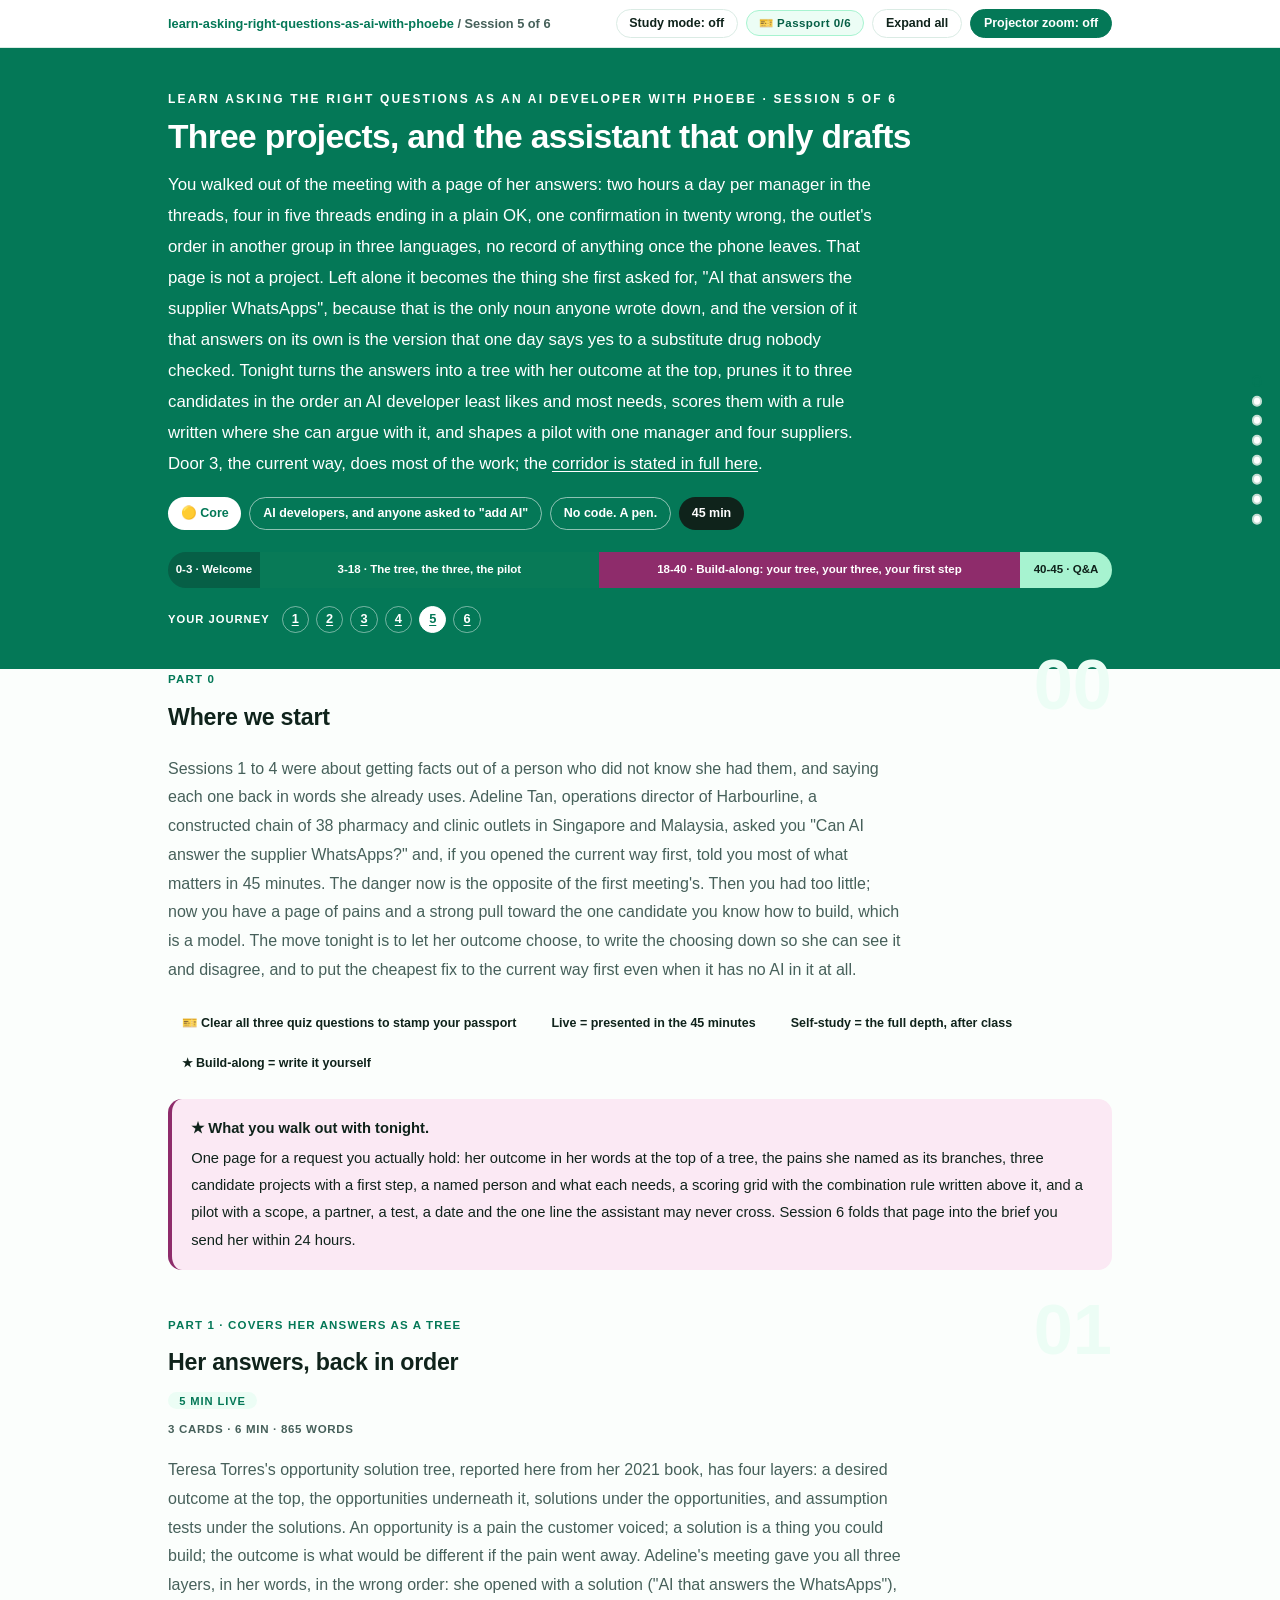
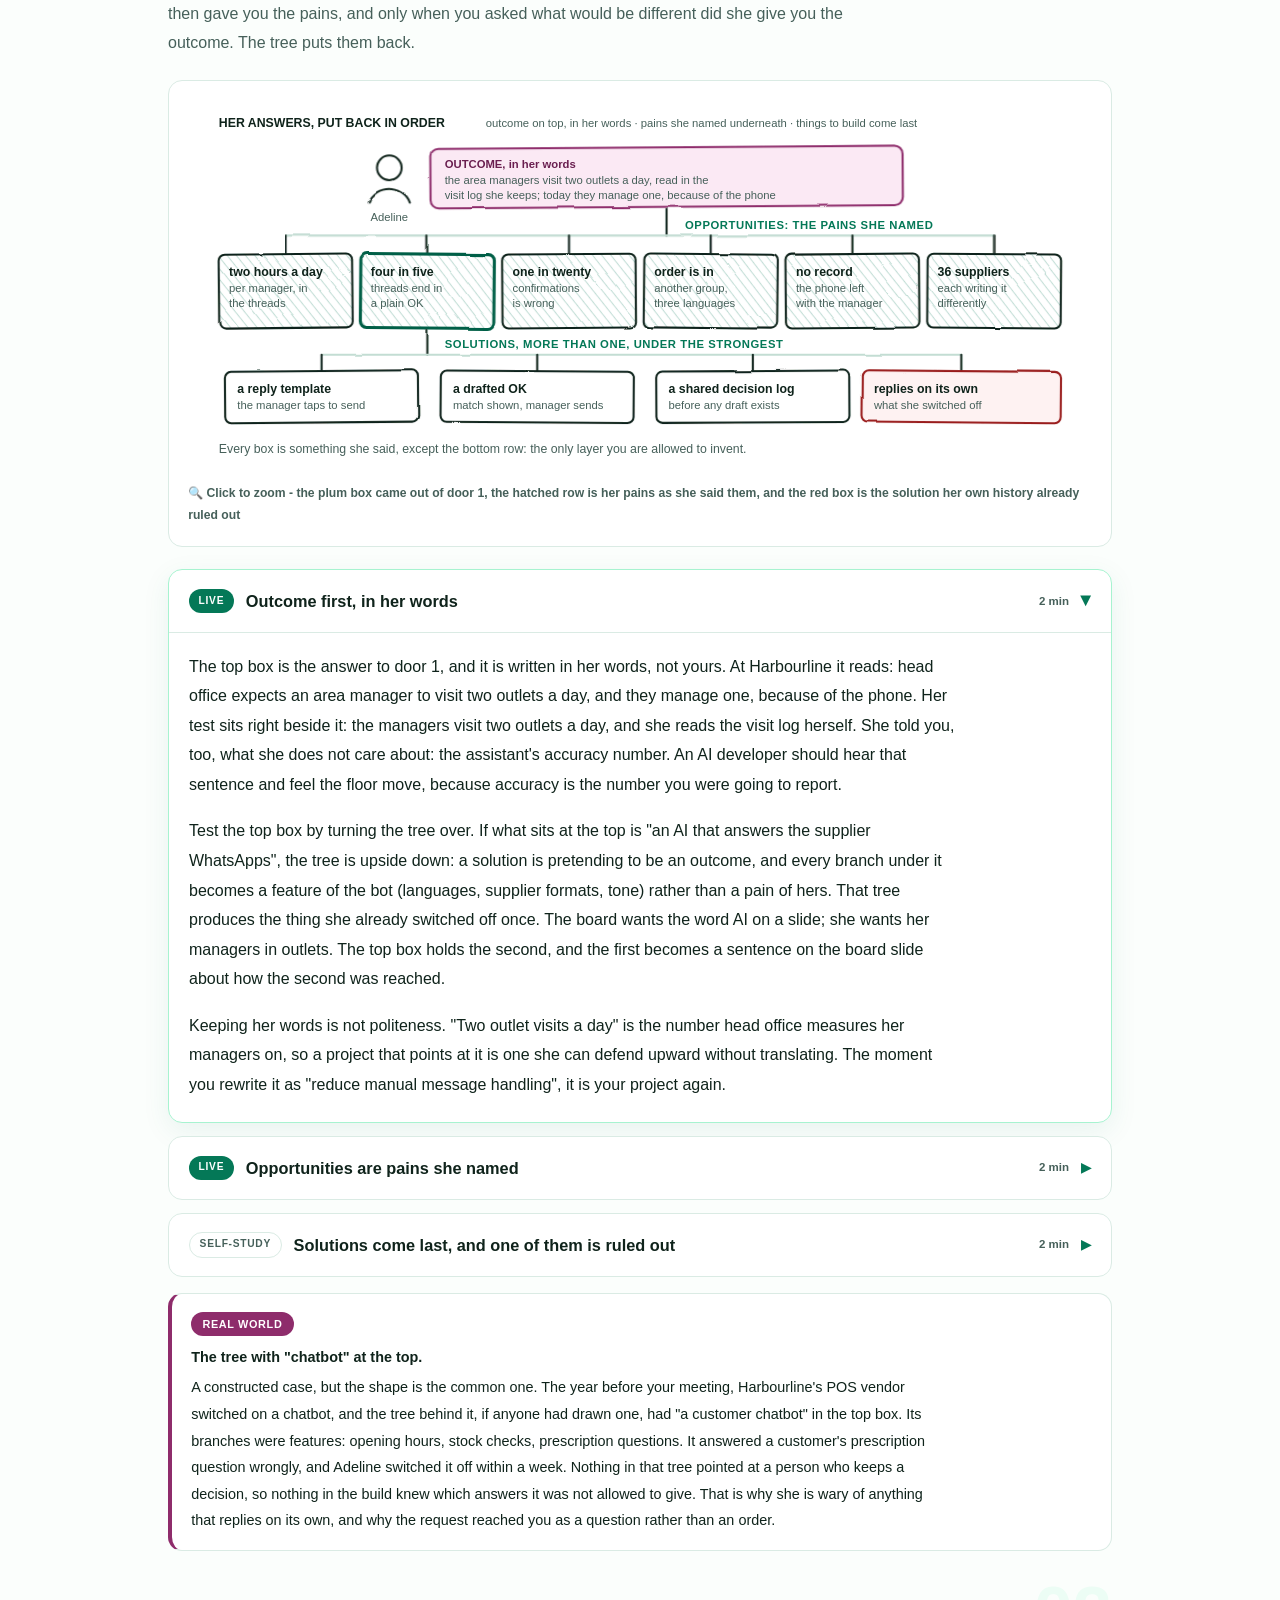
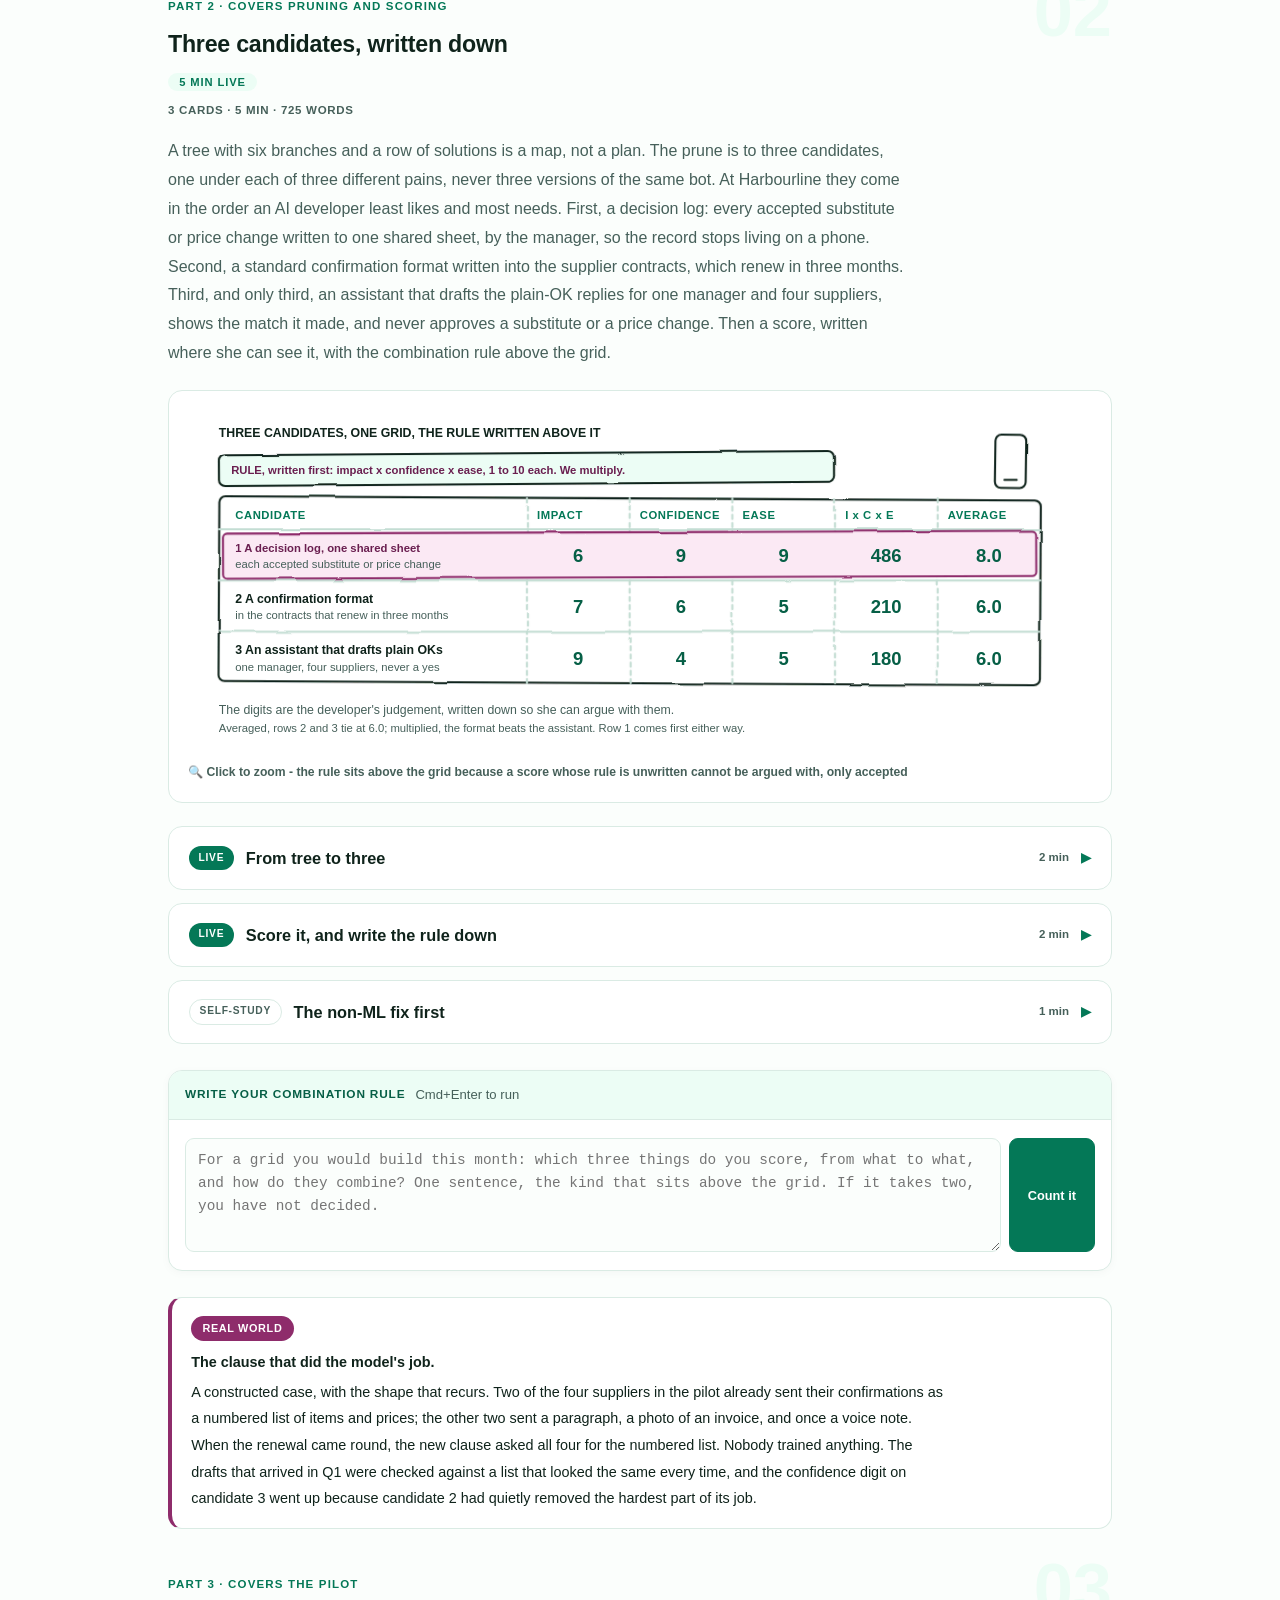
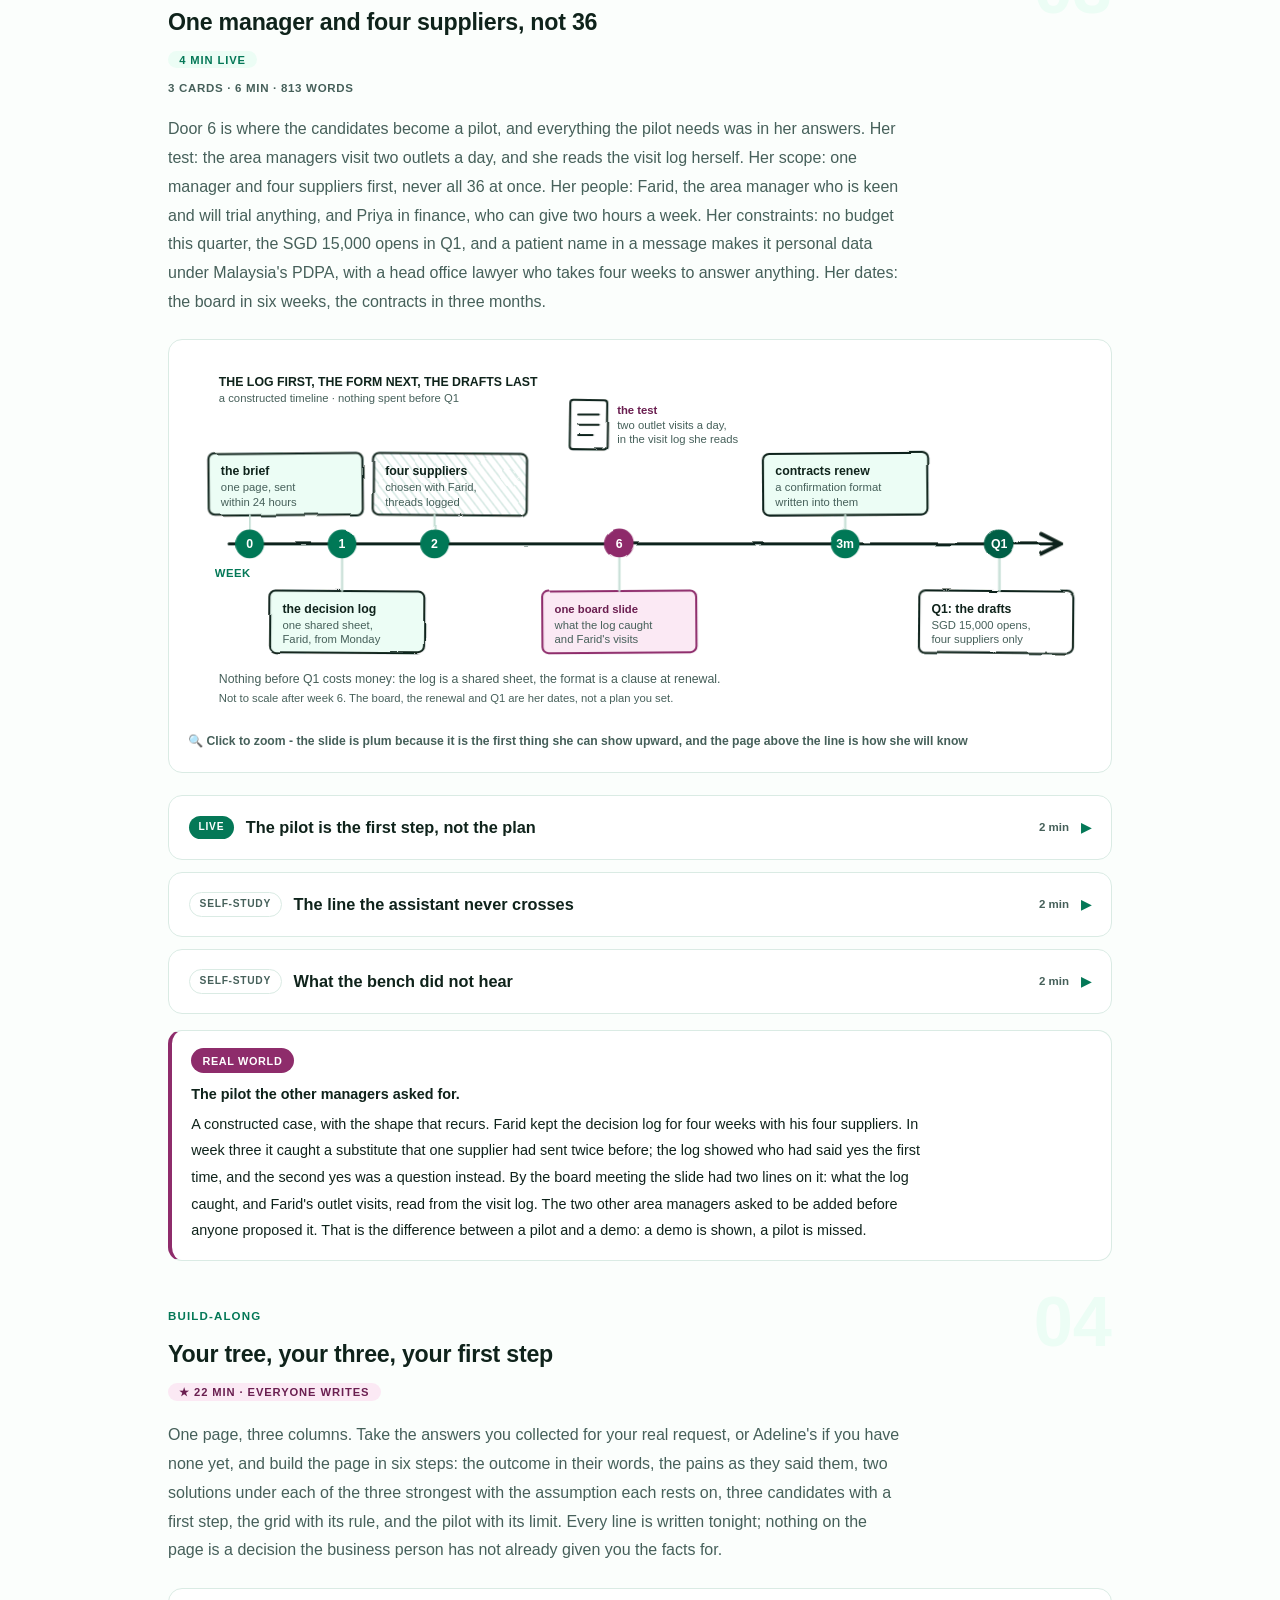
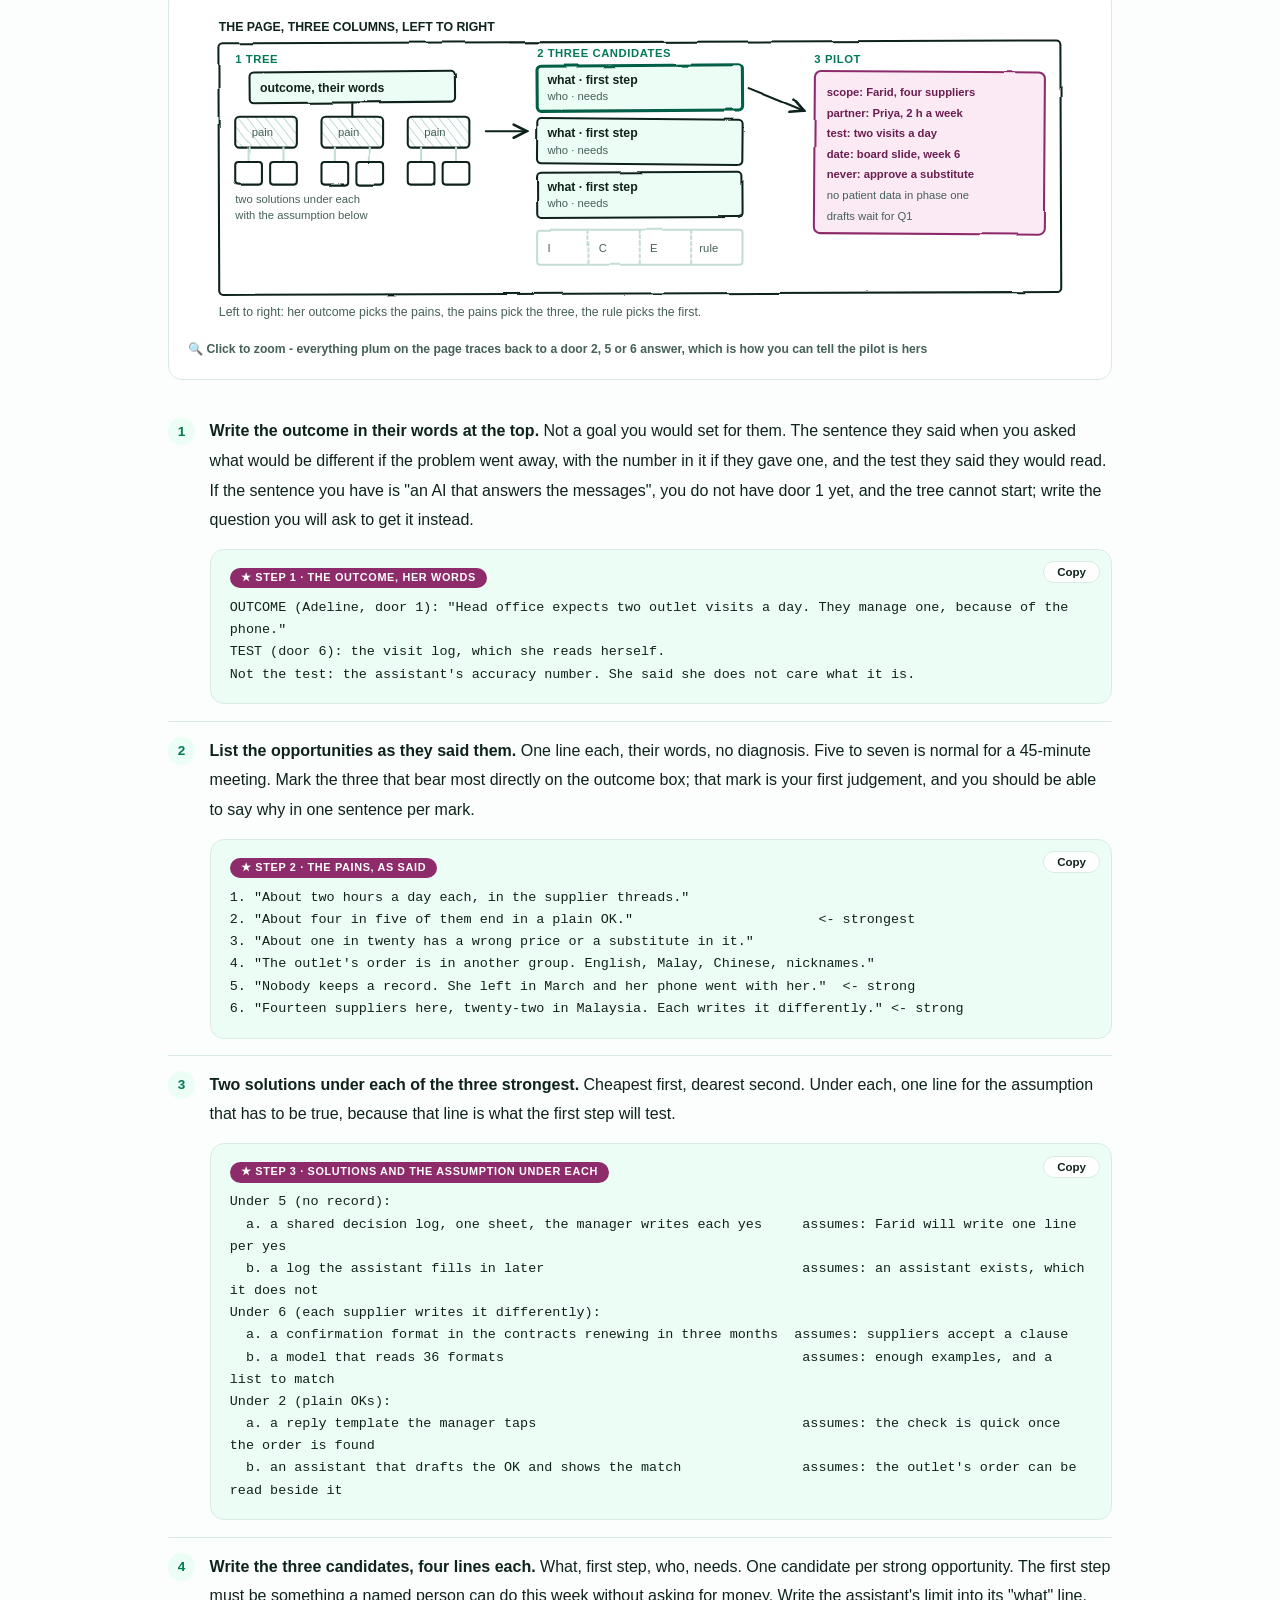
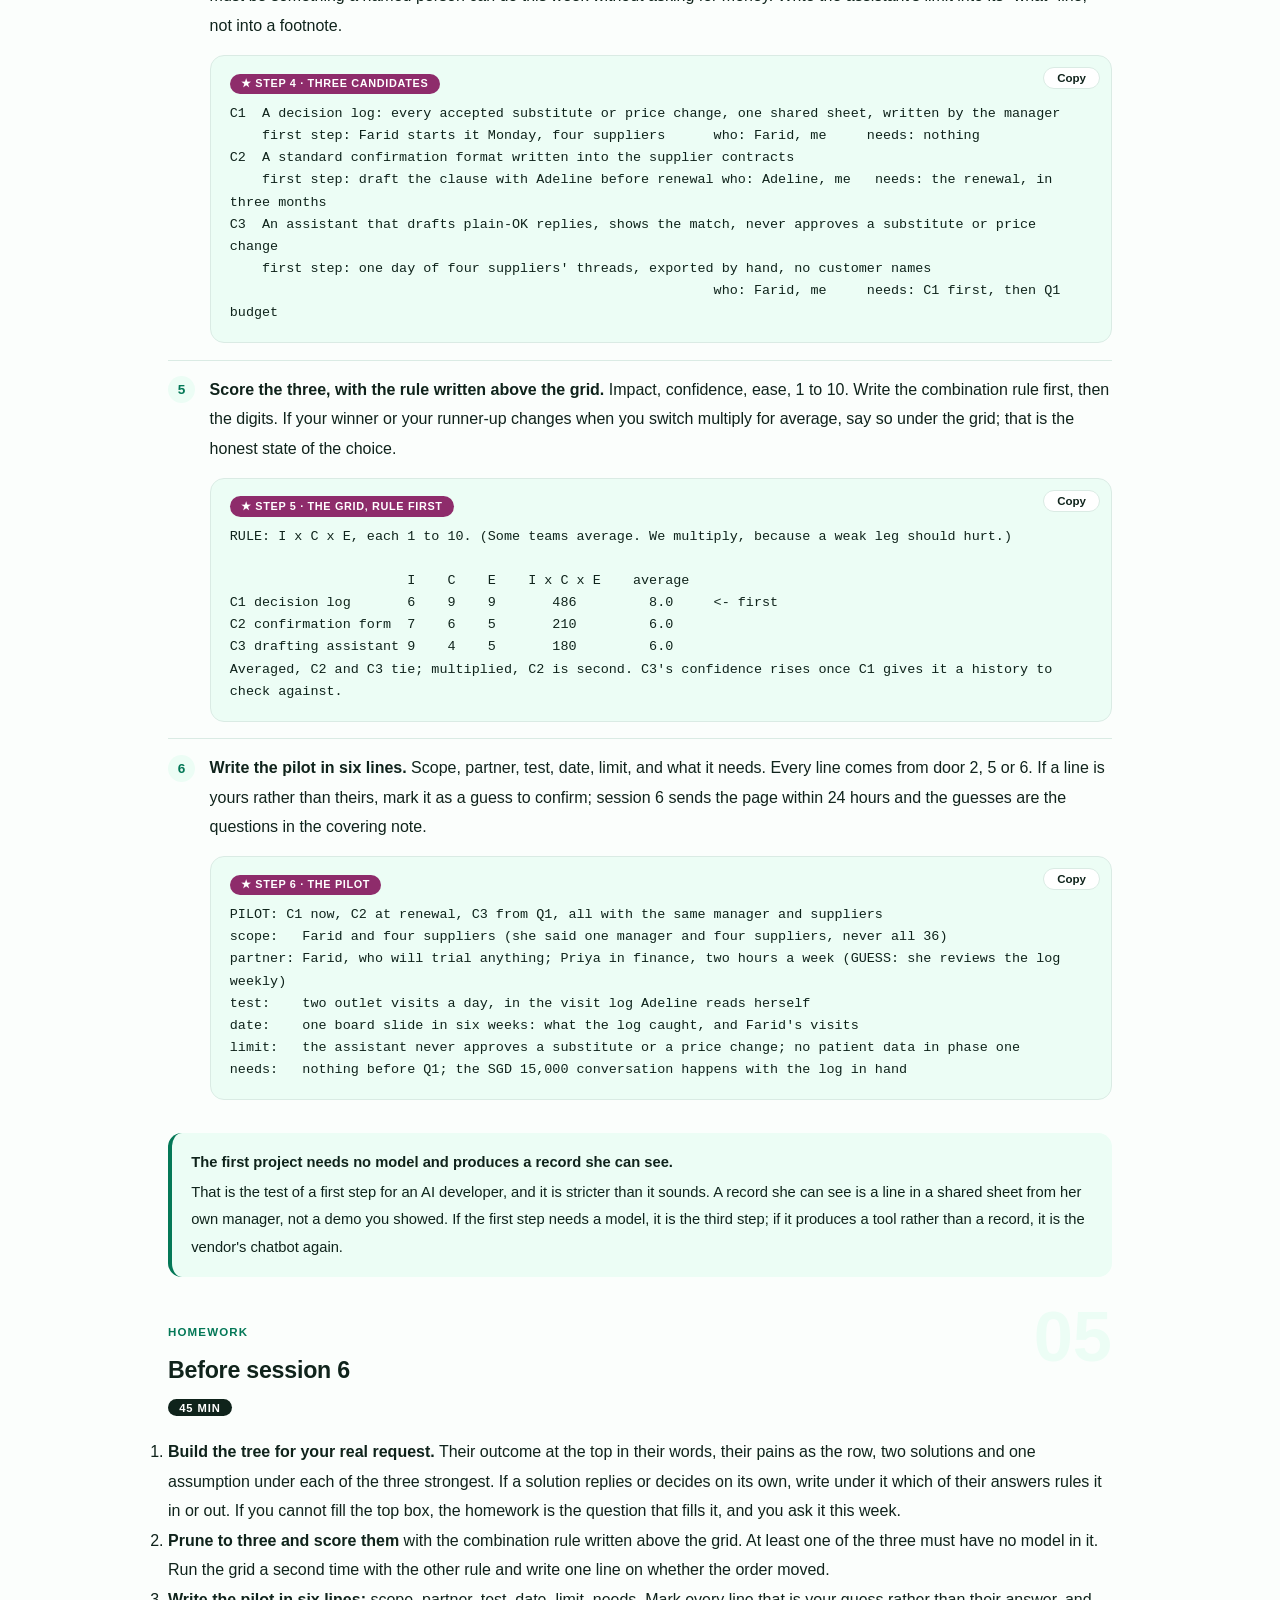
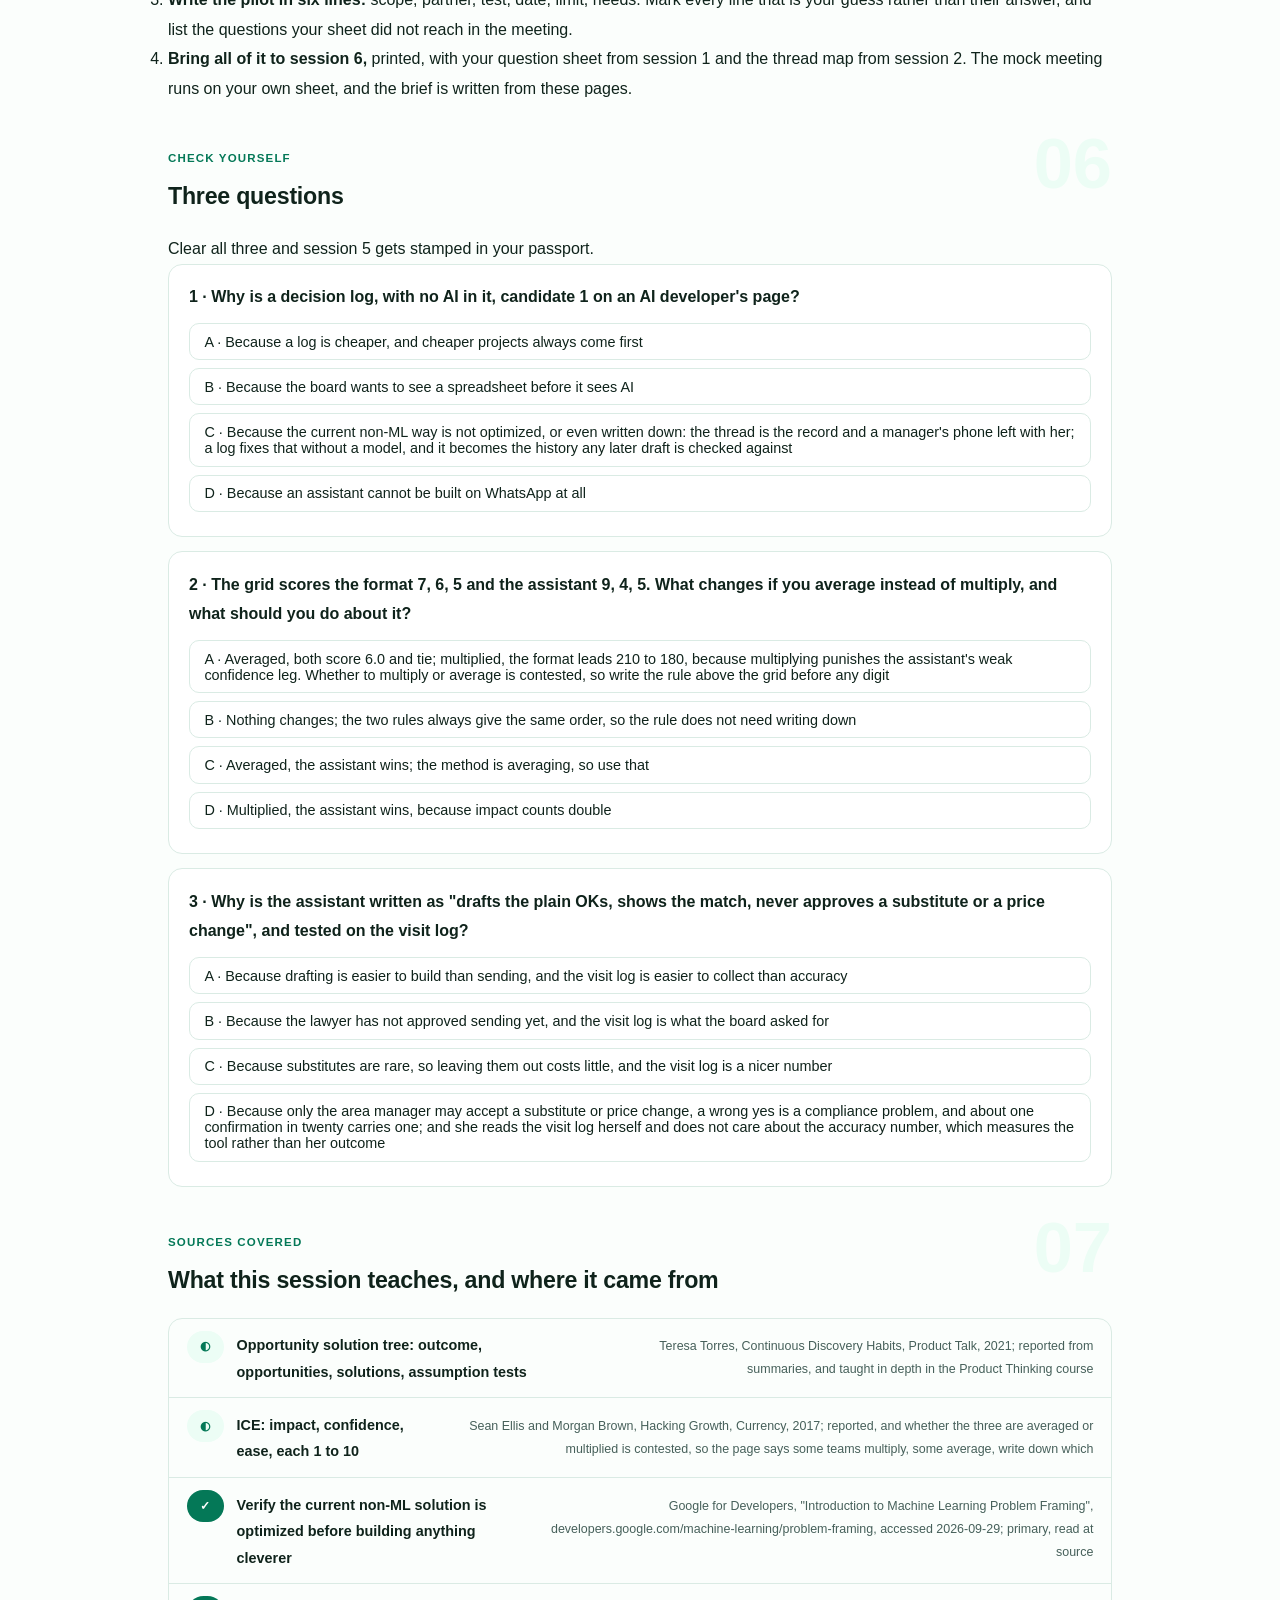
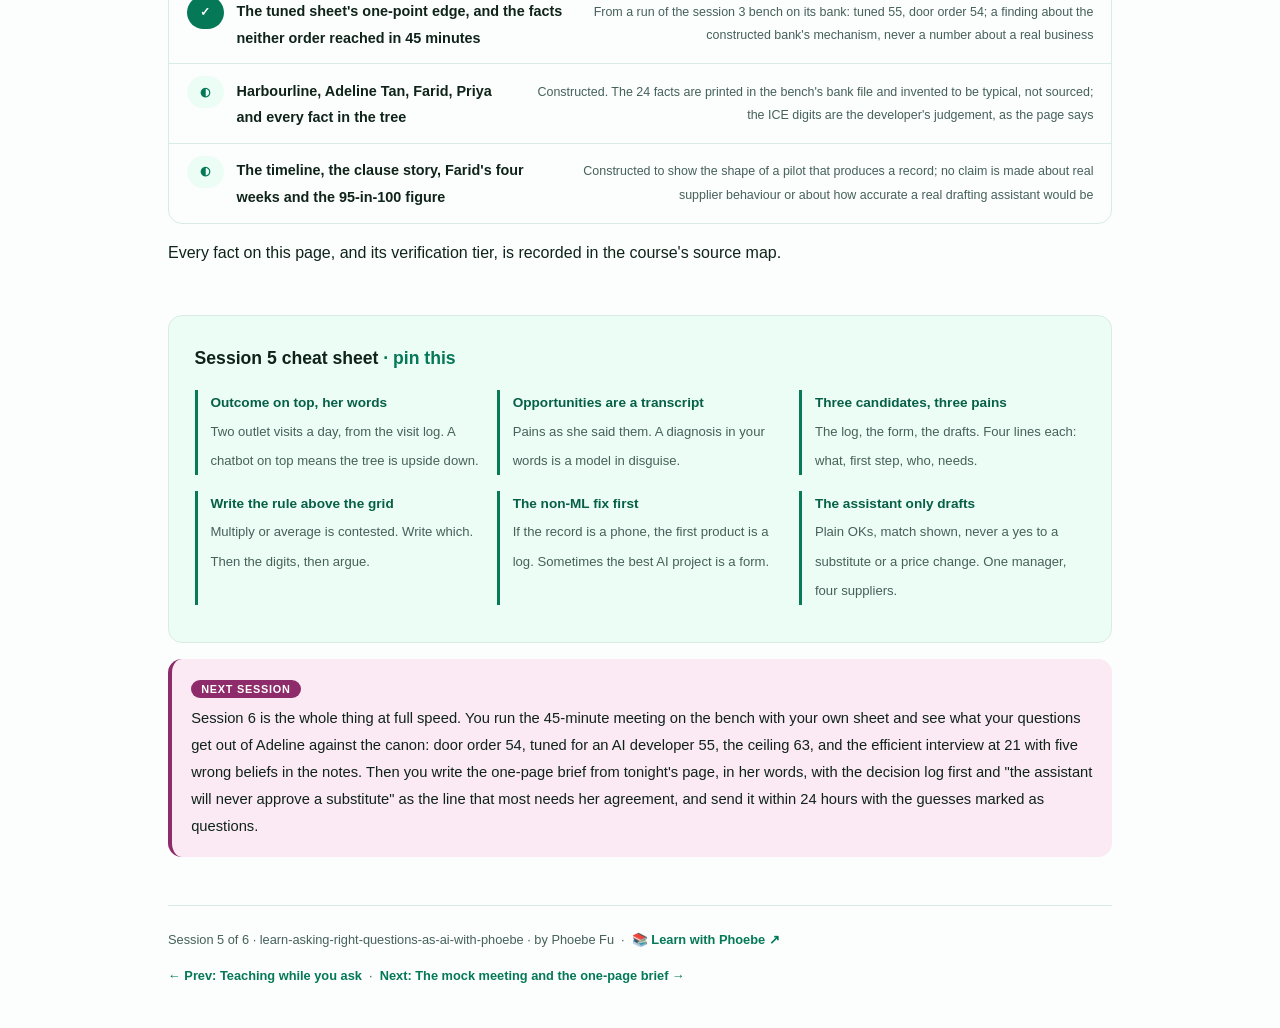
<file: courses/05-three-projects-and-the-assistant-that-drafts.html>
<!DOCTYPE html>
<html lang="en">
<head>
<meta charset="UTF-8">
<meta name="viewport" content="width=device-width, initial-scale=1.0">
<!-- social:start -->
<meta name="description" content="Session 5 of 6. Turning what the operations director said about the supplier WhatsApps into an opportunity tree with her outcome at the top, pruning it to three candidates in the order an AI developer least likes and most needs (a decision log, a confirmation format, an assistant that only drafts), scoring them with a rule you write down, and shaping a pilot with one manager and four suppliers.">
<meta property="og:type" content="article">
<meta property="og:site_name" content="Learn with Phoebe">
<meta property="og:title" content="Three projects, and the assistant that only drafts - learn asking the right questions as an AI developer with phoebe">
<meta property="og:description" content="Session 5 of 6. Her answers as a tree, a log and a form before any model, and an assistant that drafts the plain OKs and never approves a substitute.">
<meta property="og:url" content="https://phoebefu6.github.io/learn-asking-right-questions-as-ai-with-phoebe/courses/05-three-projects-and-the-assistant-that-drafts.html">
<meta property="og:image" content="https://phoebefu6.github.io/learn-asking-right-questions-as-ai-with-phoebe/assets/og-cover.png">
<meta property="og:image:width" content="1200">
<meta property="og:image:height" content="630">
<meta name="twitter:card" content="summary_large_image">
<meta name="twitter:title" content="Three projects, and the assistant that only drafts - learn asking the right questions as an AI developer with phoebe">
<meta name="twitter:description" content="Session 5 of 6. The log, the form, and the assistant that only drafts.">
<meta name="twitter:image" content="https://phoebefu6.github.io/learn-asking-right-questions-as-ai-with-phoebe/assets/og-cover.png">
<!-- social:end -->
<title>Session 5 · Three projects, and the assistant that only drafts - learn asking the right questions as an AI developer with phoebe</title>
<link rel="stylesheet" href="../assets/style.css?v=19">
</head>
<body>

<div class="toolbar">
  <div class="wrap">
    <span class="crumb"><a href="../index.html">learn-asking-right-questions-as-ai-with-phoebe</a> / Session 5 of 6</span>
    <button class="btn" id="toggle-all" type="button">Expand all</button>
    <button class="btn primary" id="zoom-toggle" type="button">Projector zoom: off</button>
  </div>
</div>

<header class="masthead">
  <div class="wrap">
    <div class="eyebrow">Learn Asking the Right Questions as an AI Developer with Phoebe · Session 5 of 6</div>
    <h1>Three projects, and the assistant that <span class="accent">only drafts</span></h1>
    <p class="sub">You walked out of the meeting with a page of her answers: two hours a day per manager in the threads, four in five threads ending in a plain OK, one confirmation in twenty wrong, the outlet's order in another group in three languages, no record of anything once the phone leaves. That page is not a project. Left alone it becomes the thing she first asked for, "AI that answers the supplier WhatsApps", because that is the only noun anyone wrote down, and the version of it that answers on its own is the version that one day says yes to a substitute drug nobody checked. Tonight turns the answers into a tree with her outcome at the top, prunes it to three candidates in the order an AI developer least likes and most needs, scores them with a rule written where she can argue with it, and shapes a pilot with one manager and four suppliers. Door 3, the current way, does most of the work; the <a href="https://phoebefu6.github.io/learn-asking-right-questions-as-da-with-phoebe/courses/01-why-the-gap-and-the-six-doors.html">corridor is stated in full here</a>.</p>
    <div class="chip-row">
      <span class="chip level">🟡 Core</span>
      <span class="chip audience">AI developers, and anyone asked to "add AI"</span>
      <span class="chip audience">No code. A pen.</span>
      <span class="chip time">45 min</span>
    </div>
    <div class="agenda">
      <span class="a1" style="flex:1">0-3 · Welcome</span>
      <span class="a2" style="flex:4">3-18 · The tree, the three, the pilot</span>
      <span class="a3" style="flex:5">18-40 · Build-along: your tree, your three, your first step</span>
      <span class="a4" style="flex:1">40-45 · Q&amp;A</span>
    </div>
  </div>
</header>

<main class="wrap">

  <section class="section" id="intro">
    <div class="section-kicker">
      <span class="klabel">Part 0</span>
      <h2>Where we start</h2>
    </div>
    <p class="lede">Sessions 1 to 4 were about getting facts out of a person who did not know she had them, and saying each one back in words she already uses. Adeline Tan, operations director of Harbourline, a constructed chain of 38 pharmacy and clinic outlets in Singapore and Malaysia, asked you "Can AI answer the supplier WhatsApps?" and, if you opened the current way first, told you most of what matters in 45 minutes. The danger now is the opposite of the first meeting's. Then you had too little; now you have a page of pains and a strong pull toward the one candidate you know how to build, which is a model. The move tonight is to let her outcome choose, to write the choosing down so she can see it and disagree, and to put the cheapest fix to the current way first even when it has no AI in it at all.</p>

    <div class="legend">
      <span class="pill">🎫 Clear all three quiz questions to stamp your passport</span>
      <span class="pill">Live = presented in the 45 minutes</span>
      <span class="pill">Self-study = the full depth, after class</span>
      <span class="pill">★ Build-along = write it yourself</span>
    </div>

    <div class="callout win">
      <p><strong>★ What you walk out with tonight.</strong> One page for a request you actually hold: her outcome in her words at the top of a tree, the pains she named as its branches, three candidate projects with a first step, a named person and what each needs, a scoring grid with the combination rule written above it, and a pilot with a scope, a partner, a test, a date and the one line the assistant may never cross. Session 6 folds that page into the brief you send her within 24 hours.</p>
    </div>
  </section>

  <section class="section" id="part-1">
    <div class="section-kicker">
      <span class="klabel">Part 1 · covers her answers as a tree</span>
      <h2>Her answers, back in order</h2>
      <span class="tag concept">5 min live</span>
    </div>
    <p class="lede">Teresa Torres's opportunity solution tree, reported here from her 2021 book, has four layers: a desired outcome at the top, the opportunities underneath it, solutions under the opportunities, and assumption tests under the solutions. An opportunity is a pain the customer voiced; a solution is a thing you could build; the outcome is what would be different if the pain went away. Adeline's meeting gave you all three layers, in her words, in the wrong order: she opened with a solution ("AI that answers the WhatsApps"), then gave you the pains, and only when you asked what would be different did she give you the outcome. The tree puts them back.</p>

    <figure class="zoomable">
      <svg viewBox="0 0 880 362" xmlns="http://www.w3.org/2000/svg" role="img" aria-label="A hand-drawn opportunity solution tree built from Harbourline's facts. At the top, a plum outcome box in the operations director's words: the area managers visit two outlets a day, read in the visit log she keeps, where today they manage one because of the phone. Under it, six hatched opportunity boxes, the pains she named: two hours a day per manager in the threads; four in five threads end in a plain OK, drawn with a heavier edge as the strongest; one confirmation in twenty is wrong; the outlet's order is in another group in three languages; no record, because the phone left with the manager; and 36 suppliers each writing it differently. Under the strongest pain, four solution boxes: a reply template the manager taps to send; a drafted OK with the match shown, which the manager sends; a shared decision log before any draft exists; and, in a red wrong-way panel, an assistant that replies on its own, the kind she switched off last year.">
        <defs>
          <filter id="s5aSk" x="-3%" y="-3%" width="106%" height="106%"><feTurbulence type="fractalNoise" baseFrequency="0.02" numOctaves="2" seed="53" result="n"/><feDisplacementMap in="SourceGraphic" in2="n" scale="2.4" xChannelSelector="R" yChannelSelector="G"/></filter>
          <pattern id="s5aHc" patternUnits="userSpaceOnUse" width="7" height="7" patternTransform="rotate(-38)"><line x1="0" y1="0" x2="0" y2="7" stroke="#047857" stroke-width="1" opacity=".5"/></pattern>
          <marker id="s5aAr" viewBox="0 0 10 10" refX="9" refY="5" markerWidth="8" markerHeight="8" orient="auto"><path d="M1 1 L9 5 L1 9" fill="none" stroke="#0F231B" stroke-width="1.6" stroke-linecap="round"/></marker>
        </defs>
        <style>
          .s5aH { font: 800 12px Inter, sans-serif; fill: #0F231B; }
          .s5aL { font: 600 12px Inter, sans-serif; fill: #0F231B; }
          .s5aS { font: 400 11px Inter, sans-serif; fill: #46605A; }
          .s5aB { font: 800 11px Inter, sans-serif; fill: #6A1F50; }
          .s5aA { font: 700 11px Inter, sans-serif; fill: #047857; letter-spacing: .05em; }
          .s5aN { font: 400 12px Inter, sans-serif; fill: #46605A; }
        </style>

        <text class="s5aH" x="30" y="26">HER ANSWERS, PUT BACK IN ORDER</text>
        <text class="s5aS" x="290" y="26">outcome on top, in her words · pains she named underneath · things to build come last</text>

        <g filter="url(#s5aSk)" fill="none" stroke="#0F231B" stroke-width="2" stroke-linecap="round" stroke-linejoin="round">
          <!-- Adeline, the doodle anchor -->
          <circle cx="196" cy="66" r="12"/>
          <path d="M176 100 C182 82 210 82 216 100"/>
          <!-- the outcome box -->
          <rect x="236" y="46" width="460" height="58" rx="8" transform="rotate(-0.4 466 75)" fill="#FBE9F4" stroke="#8E2C6B"/>
          <!-- trunk and opportunity rail -->
          <path d="M466 106 L466 132"/>
          <path d="M95 132 L785 132" stroke="#C3DDD3"/>
          <path d="M95 132 L95 150 M233 132 L233 150 M371 132 L371 150 M509 132 L509 150 M647 132 L647 150 M785 132 L785 150"/>
          <!-- six opportunity boxes, 130 wide, 8 gap, from x=30 -->
          <rect x="30" y="150" width="130" height="72" rx="6" transform="rotate(-0.6 95 186)" fill="url(#s5aHc)"/>
          <rect x="168" y="150" width="130" height="72" rx="6" transform="rotate(0.5 233 186)" fill="url(#s5aHc)" stroke="#065F46" stroke-width="3"/>
          <rect x="306" y="150" width="130" height="72" rx="6" transform="rotate(-0.4 371 186)" fill="url(#s5aHc)"/>
          <rect x="444" y="150" width="130" height="72" rx="6" transform="rotate(0.6 509 186)" fill="url(#s5aHc)"/>
          <rect x="582" y="150" width="130" height="72" rx="6" transform="rotate(-0.5 647 186)" fill="url(#s5aHc)"/>
          <rect x="720" y="150" width="130" height="72" rx="6" transform="rotate(0.4 785 186)" fill="url(#s5aHc)"/>
          <!-- branches from the strongest opportunity to three solutions -->
          <path d="M233 224 L233 248"/>
          <path d="M130 248 L753 248" stroke="#C3DDD3"/>
          <path d="M130 248 L130 264 M340 248 L340 264 M550 248 L550 264 M753 248 L753 264"/>
          <rect x="36" y="264" width="188" height="50" rx="6" transform="rotate(-0.5 130 289)" fill="#FFFFFF"/>
          <rect x="246" y="264" width="188" height="50" rx="6" transform="rotate(0.4 340 289)" fill="#FFFFFF"/>
          <rect x="456" y="264" width="188" height="50" rx="6" transform="rotate(-0.3 550 289)" fill="#FFFFFF"/>
          <!-- the wrong-way solution -->
          <rect x="656" y="264" width="194" height="50" rx="6" transform="rotate(0.5 753 289)" fill="#FEF2F2" stroke="#991B1B"/>
        </g>

        <text class="s5aS" x="196" y="118" text-anchor="middle">Adeline</text>
        <text class="s5aB" x="250" y="66">OUTCOME, in her words</text>
        <text class="s5aS" x="250" y="82">the area managers visit two outlets a day, read in the</text>
        <text class="s5aS" x="250" y="96">visit log she keeps; today they manage one, because of the phone</text>

        <text class="s5aA" x="484" y="126">OPPORTUNITIES: THE PAINS SHE NAMED</text>

        <text class="s5aL" x="40" y="171">two hours a day</text>
        <text class="s5aS" x="40" y="187">per manager, in</text>
        <text class="s5aS" x="40" y="202">the threads</text>
        <text class="s5aL" x="178" y="171">four in five</text>
        <text class="s5aS" x="178" y="187">threads end in</text>
        <text class="s5aS" x="178" y="202">a plain OK</text>
        <text class="s5aL" x="316" y="171">one in twenty</text>
        <text class="s5aS" x="316" y="187">confirmations</text>
        <text class="s5aS" x="316" y="202">is wrong</text>
        <text class="s5aL" x="454" y="171">order is in</text>
        <text class="s5aS" x="454" y="187">another group,</text>
        <text class="s5aS" x="454" y="202">three languages</text>
        <text class="s5aL" x="592" y="171">no record</text>
        <text class="s5aS" x="592" y="187">the phone left</text>
        <text class="s5aS" x="592" y="202">with the manager</text>
        <text class="s5aL" x="730" y="171">36 suppliers</text>
        <text class="s5aS" x="730" y="187">each writing it</text>
        <text class="s5aS" x="730" y="202">differently</text>

        <text class="s5aA" x="250" y="242">SOLUTIONS, MORE THAN ONE, UNDER THE STRONGEST</text>
        <text class="s5aL" x="48" y="285">a reply template</text>
        <text class="s5aS" x="48" y="301">the manager taps to send</text>
        <text class="s5aL" x="258" y="285">a drafted OK</text>
        <text class="s5aS" x="258" y="301">match shown, manager sends</text>
        <text class="s5aL" x="468" y="285">a shared decision log</text>
        <text class="s5aS" x="468" y="301">before any draft exists</text>
        <text class="s5aL" x="668" y="285">replies on its own</text>
        <text class="s5aS" x="668" y="301">what she switched off</text>

        <text class="s5aN" x="30" y="344">Every box is something she said, except the bottom row: the only layer you are allowed to invent.</text>
      </svg>
      <figcaption>🔍 Click to zoom - the plum box came out of door 1, the hatched row is her pains as she said them, and the red box is the solution her own history already ruled out</figcaption>
    </figure>

    <details class="card" open>
      <summary><span class="mode live">Live</span>Outcome first, in her words<span class="mini">2 min</span><span class="caret">▶</span></summary>
      <div class="body">
        <p>The top box is the answer to door 1, and it is written in her words, not yours. At Harbourline it reads: head office expects an area manager to visit two outlets a day, and they manage one, because of the phone. Her test sits right beside it: the managers visit two outlets a day, and she reads the visit log herself. She told you, too, what she does not care about: the assistant's accuracy number. An AI developer should hear that sentence and feel the floor move, because accuracy is the number you were going to report.</p>
        <p>Test the top box by turning the tree over. If what sits at the top is "an AI that answers the supplier WhatsApps", the tree is upside down: a solution is pretending to be an outcome, and every branch under it becomes a feature of the bot (languages, supplier formats, tone) rather than a pain of hers. That tree produces the thing she already switched off once. The board wants the word AI on a slide; she wants her managers in outlets. The top box holds the second, and the first becomes a sentence on the board slide about how the second was reached.</p>
        <p>Keeping her words is not politeness. "Two outlet visits a day" is the number head office measures her managers on, so a project that points at it is one she can defend upward without translating. The moment you rewrite it as "reduce manual message handling", it is your project again.</p>
      </div>
    </details>

    <details class="card">
      <summary><span class="mode live">Live</span>Opportunities are pains she named<span class="mini">2 min</span><span class="caret">▶</span></summary>
      <div class="body">
        <p>The second row is a transcript, not a brainstorm. Each box is a pain she voiced behind doors 2, 3 and 4: about two hours a day per manager in the threads; about forty threads a day each, about four in five ending in a plain OK; about one confirmation in twenty with a wrong price or a substitute in it; the outlet's original order sitting in a different WhatsApp group, in English, Malay and Chinese, with product nicknames; no record of what was decided, because the thread is the record and a manager who left in March took her phone with her; fourteen suppliers in Singapore and twenty-two in Malaysia, each writing its confirmation differently. Six boxes, six things she said.</p>
        <p>The discipline is to write nothing in this row she did not say. "Unstructured inbound messages" is your diagnosis; "the order is in another group, in three languages" is her pain. The first is a solution wearing a problem's clothes, and it pulls a parsing model in behind it. Torres's rule, as reported, is that opportunities are framed from the customer's side, and the reason is practical: a pain in her words is one she will recognise on the page and fight for.</p>
        <p>Which opportunity is strongest is the first real judgement on the page, and it is a judgement about the outcome. The plain OKs earn the heavy edge because they are where the two hours go: on her approximations, forty threads at four in five is about 32 plain OKs per manager per day, each one a lookup (does this match what the outlet asked for?) that ends in a word. Session 4's one concept is the whole argument: lookups can be drafted, decisions stay with the manager.</p>
      </div>
    </details>

    <details class="card">
      <summary><span class="mode self">Self-study</span>Solutions come last, and one of them is ruled out<span class="mini">2 min</span><span class="caret">▶</span></summary>
      <div class="body">
        <p>Solutions are the only layer you invent, and the rule is at least two per opportunity you take seriously. Under the plain OKs: a reply template the manager taps to send; a drafted OK that shows the match it made, which the manager reads and sends; and a shared decision log, which is not a reply at all but is what every draft will later need to check itself against. The point of writing more than one is to stop the first idea from becoming the plan because it was alone on the page.</p>
        <p>The red box is the fourth solution, and it is on the page so it can be crossed out in words. An assistant that replies on its own is ruled out by two things she said, not by your caution: inside a thread, accepting a substitute or a price change is a decision only the area manager may make, and a wrong yes on a substitute is a compliance problem, because pharmacy products need a substitution record by law. And the POS vendor's chatbot answered a customer's prescription question wrongly last year; she switched it off within a week. Write those two facts under the red box and nobody has to argue about it again.</p>
        <p>Torres's fourth layer, assumption tests, is the one AI developers skip because the model feels like the test. Under "a drafted OK, match shown" the assumption is that there is something to match against, and today there is not: no order table anywhere, and the outlet's side lives in another chat. The cheapest test is not a prototype; it is asking Farid to export one day of both halves of four suppliers' threads, by hand, one chat at a time, with any message carrying a customer's name left out. The <a href="https://phoebefu6.github.io/learn-product-thinking-with-phoebe/">Product Thinking course</a> teaches the tree as a discipline; here it is borrowed for one job, ordering what she already told you.</p>
      </div>
    </details>

    <div class="callout example">
      <span class="ex-pill">Real world</span>
      <p><strong>The tree with "chatbot" at the top.</strong> A constructed case, but the shape is the common one. The year before your meeting, Harbourline's POS vendor switched on a chatbot, and the tree behind it, if anyone had drawn one, had "a customer chatbot" in the top box. Its branches were features: opening hours, stock checks, prescription questions. It answered a customer's prescription question wrongly, and Adeline switched it off within a week. Nothing in that tree pointed at a person who keeps a decision, so nothing in the build knew which answers it was not allowed to give. That is why she is wary of anything that replies on its own, and why the request reached you as a question rather than an order.</p>
    </div>
  </section>

  <section class="section" id="part-2">
    <div class="section-kicker">
      <span class="klabel">Part 2 · covers pruning and scoring</span>
      <h2>Three candidates, written down</h2>
      <span class="tag concept">5 min live</span>
    </div>
    <p class="lede">A tree with six branches and a row of solutions is a map, not a plan. The prune is to three candidates, one under each of three different pains, never three versions of the same bot. At Harbourline they come in the order an AI developer least likes and most needs. First, a decision log: every accepted substitute or price change written to one shared sheet, by the manager, so the record stops living on a phone. Second, a standard confirmation format written into the supplier contracts, which renew in three months. Third, and only third, an assistant that drafts the plain-OK replies for one manager and four suppliers, shows the match it made, and never approves a substitute or a price change. Then a score, written where she can see it, with the combination rule above the grid.</p>

    <figure class="zoomable">
      <svg viewBox="0 0 880 332" xmlns="http://www.w3.org/2000/svg" role="img" aria-label="A hand-drawn scoring grid. Three rows, the three candidates: a decision log on one shared sheet for each accepted substitute or price change; a confirmation format in the supplier contracts that renew in three months; and an assistant that drafts the plain OKs for one manager and four suppliers. Columns for impact, confidence and ease from 1 to 10, then the product and the average. The decision log scores 6, 9 and 9, product 486, average 8.0, and is marked in plum as the first step. The format scores 7, 6 and 5, product 210, average 6.0. The assistant scores 9, 4 and 5, product 180, average 6.0. A note says averaged, rows 2 and 3 tie; multiplied, the format beats the assistant; the first row wins either way. A phone sits at the top right.">
        <defs>
          <filter id="s5bSk" x="-3%" y="-3%" width="106%" height="106%"><feTurbulence type="fractalNoise" baseFrequency="0.02" numOctaves="2" seed="59" result="n"/><feDisplacementMap in="SourceGraphic" in2="n" scale="2.4" xChannelSelector="R" yChannelSelector="G"/></filter>
          <pattern id="s5bHc" patternUnits="userSpaceOnUse" width="7" height="7" patternTransform="rotate(-38)"><line x1="0" y1="0" x2="0" y2="7" stroke="#047857" stroke-width="1" opacity=".5"/></pattern>
          <marker id="s5bAr" viewBox="0 0 10 10" refX="9" refY="5" markerWidth="8" markerHeight="8" orient="auto"><path d="M1 1 L9 5 L1 9" fill="none" stroke="#0F231B" stroke-width="1.6" stroke-linecap="round"/></marker>
        </defs>
        <style>
          .s5bH { font: 800 12px Inter, sans-serif; fill: #0F231B; }
          .s5bL { font: 600 12px Inter, sans-serif; fill: #0F231B; }
          .s5bS { font: 400 11px Inter, sans-serif; fill: #46605A; }
          .s5bB { font: 800 11px Inter, sans-serif; fill: #6A1F50; }
          .s5bV { font: 800 18px Inter, sans-serif; fill: #065F46; }
          .s5bA { font: 700 11px Inter, sans-serif; fill: #047857; letter-spacing: .05em; }
          .s5bN { font: 400 12px Inter, sans-serif; fill: #46605A; }
        </style>

        <text class="s5bH" x="30" y="26">THREE CANDIDATES, ONE GRID, THE RULE WRITTEN ABOVE IT</text>

        <g filter="url(#s5bSk)" fill="none" stroke="#0F231B" stroke-width="2" stroke-linecap="round" stroke-linejoin="round">
          <!-- the rule, written above the grid -->
          <rect x="30" y="42" width="600" height="30" rx="6" transform="rotate(-0.4 330 57)" fill="#ECFDF5"/>
          <!-- the phone, the doodle anchor -->
          <rect x="786" y="24" width="30" height="52" rx="6" transform="rotate(0.8 801 50)" fill="#FFFFFF"/>
          <path d="M795 68 L807 68"/>
          <!-- the grid -->
          <rect x="30" y="86" width="800" height="180" rx="6" transform="rotate(0.3 430 176)" fill="#FFFFFF"/>
          <path d="M30 116 L830 116 M30 166 L830 166 M30 216 L830 216" stroke="#C3DDD3"/>
          <path d="M330 86 L330 266 M430 86 L430 266 M530 86 L530 266 M630 86 L630 266 M730 86 L730 266" stroke="#C3DDD3" stroke-dasharray="4 4"/>
          <!-- first-step row highlight -->
          <rect x="34" y="119" width="792" height="44" rx="4" transform="rotate(-0.2 430 141)" fill="#FBE9F4" stroke="#8E2C6B"/>
        </g>

        <text class="s5bB" x="42" y="62">RULE, written first: impact x confidence x ease, 1 to 10 each. We multiply.</text>

        <text class="s5bA" x="46" y="106">CANDIDATE</text>
        <text class="s5bA" x="340" y="106">IMPACT</text>
        <text class="s5bA" x="440" y="106">CONFIDENCE</text>
        <text class="s5bA" x="540" y="106">EASE</text>
        <text class="s5bA" x="640" y="106">I x C x E</text>
        <text class="s5bA" x="740" y="106">AVERAGE</text>

        <text class="s5bB" x="46" y="138">1  A decision log, one shared sheet</text>
        <text class="s5bS" x="46" y="154">each accepted substitute or price change</text>
        <text class="s5bV" x="380" y="148" text-anchor="middle">6</text>
        <text class="s5bV" x="480" y="148" text-anchor="middle">9</text>
        <text class="s5bV" x="580" y="148" text-anchor="middle">9</text>
        <text class="s5bV" x="680" y="148" text-anchor="middle">486</text>
        <text class="s5bV" x="780" y="148" text-anchor="middle">8.0</text>

        <text class="s5bL" x="46" y="188">2  A confirmation format</text>
        <text class="s5bS" x="46" y="204">in the contracts that renew in three months</text>
        <text class="s5bV" x="380" y="198" text-anchor="middle">7</text>
        <text class="s5bV" x="480" y="198" text-anchor="middle">6</text>
        <text class="s5bV" x="580" y="198" text-anchor="middle">5</text>
        <text class="s5bV" x="680" y="198" text-anchor="middle">210</text>
        <text class="s5bV" x="780" y="198" text-anchor="middle">6.0</text>

        <text class="s5bL" x="46" y="238">3  An assistant that drafts plain OKs</text>
        <text class="s5bS" x="46" y="254">one manager, four suppliers, never a yes</text>
        <text class="s5bV" x="380" y="248" text-anchor="middle">9</text>
        <text class="s5bV" x="480" y="248" text-anchor="middle">4</text>
        <text class="s5bV" x="580" y="248" text-anchor="middle">5</text>
        <text class="s5bV" x="680" y="248" text-anchor="middle">180</text>
        <text class="s5bV" x="780" y="248" text-anchor="middle">6.0</text>

        <text class="s5bN" x="30" y="296">The digits are the developer's judgement, written down so she can argue with them.</text>
        <text class="s5bS" x="30" y="314">Averaged, rows 2 and 3 tie at 6.0; multiplied, the format beats the assistant. Row 1 comes first either way.</text>
      </svg>
      <figcaption>🔍 Click to zoom - the rule sits above the grid because a score whose rule is unwritten cannot be argued with, only accepted</figcaption>
    </figure>

    <details class="card">
      <summary><span class="mode live">Live</span>From tree to three<span class="mini">2 min</span><span class="caret">▶</span></summary>
      <div class="body">
        <p>Pruning has one rule: one candidate under each of three different pains, never three solutions to one. Three ways to build the assistant is a menu, and a menu makes her choose a build. Three projects under three pains is a portfolio, and a portfolio lets her choose a problem, which is the choice she is qualified to make. At Harbourline the three sit under "no record", "36 suppliers each writing it differently" and "four in five threads end in a plain OK".</p>
        <p>Each candidate is written the same way, in four lines: what it is, in words from her tree; the first step, something that can start this week; who does it, a named person on her side and on yours; and what it needs, which at Harbourline is nothing until the SGD 15,000 tooling budget opens in Q1 for two of the three. "A decision log, one shared sheet, each accepted substitute or price change, written by the manager" is a candidate. "Improve supplier communication with AI" is a wish.</p>
        <p>Notice what the prune did to the request. "AI that answers the WhatsApps" is not one of the three. The nearest thing to it is candidate 3, and it has been narrowed three times on the way: it drafts rather than sends, it drafts only the plain OKs, and it shows the match it made so the manager can see what was checked. The teach-back line on the where-does-the-decision-live question is the reason candidate 1 is first: "If the record is a phone, the first thing an assistant should produce is a log, before it produces a single answer."</p>
      </div>
    </details>

    <details class="card">
      <summary><span class="mode live">Live</span>Score it, and write the rule down<span class="mini">2 min</span><span class="caret">▶</span></summary>
      <div class="body">
        <p>Sean Ellis and Morgan Brown's ICE score, reported here from <em>Hacking Growth</em>, rates each candidate on impact, confidence and ease, each from 1 to 10. How the three are combined is contested: some teams multiply, some average, and the summaries that quote the book describe its practice differently. So the honest move is not to pick the right rule. It is to write down which one you used, above the grid, before you fill in a digit.</p>
        <p>The two rules can disagree, and this grid shows where. Multiplied, the decision log scores 6 x 9 x 9 = 486, the format 7 x 6 x 5 = 210, the assistant 9 x 4 x 5 = 180. Averaged, they score 8.0, 6.0 and 6.0: the format and the assistant tie. Multiplying punishes a weak leg, and the assistant's weak leg is confidence, 4, because there is no order table to match against and the other half of every thread is in another chat. Averaging forgives it. Neither rule is wrong. An unwritten one is.</p>
        <p>The digits are yours, and that is the point rather than a weakness. "Why is confidence only 4 on the assistant, when it has the highest impact?" is a question about the shop, and the answer (nothing to match against yet) is the case for candidate 1. A ranking with no rule and no digits is a verdict, and a verdict she did not make is one she will not defend to the board.</p>
      </div>
    </details>

    <details class="card">
      <summary><span class="mode self">Self-study</span>The non-ML fix first<span class="mini">1 min</span><span class="caret">▶</span></summary>
      <div class="body">
        <p>Google's machine learning problem-framing course, read at source, gives one line that belongs on every AI developer's grid: verify that the current non-ML solution is optimized before you build anything cleverer. At Harbourline the current solution is a manager reading two chats side by side and typing OK, with no record kept. It is not optimized; it is not even written down. The decision log optimizes it without a model, and it is also the thing the assistant will need later: a list of what was accepted, by whom, for which supplier, is the only history a draft could be checked against.</p>
        <p>The confirmation format is the same idea one step upstream. Thirty-six suppliers each write their confirmation differently, and the contracts renew in three months. A clause asking for items, quantities and prices in one fixed layout costs nothing and makes every later match easier, for a person or a model. The teach-back line that goes with the renewal question is the whole case: "A contract renewal is a chance to fix the input. Sometimes the best AI project is a form." The <a href="https://phoebefu6.github.io/learn-decision-intelligence-with-phoebe/">Decision Intelligence course</a> owns the wider discipline of choosing between options under uncertainty; the grid here is a single page of it.</p>
      </div>
    </details>

    <div class="tryrow" data-fn="wordcount" data-multiline="1" data-title="Write your combination rule" data-hint="For a grid you would build this month: which three things do you score, from what to what, and how do they combine? One sentence, the kind that sits above the grid. If it takes two, you have not decided." data-seed="" data-cta="Count it"></div>

    <div class="callout example">
      <span class="ex-pill">Real world</span>
      <p><strong>The clause that did the model's job.</strong> A constructed case, with the shape that recurs. Two of the four suppliers in the pilot already sent their confirmations as a numbered list of items and prices; the other two sent a paragraph, a photo of an invoice, and once a voice note. When the renewal came round, the new clause asked all four for the numbered list. Nobody trained anything. The drafts that arrived in Q1 were checked against a list that looked the same every time, and the confidence digit on candidate 3 went up because candidate 2 had quietly removed the hardest part of its job.</p>
    </div>
  </section>

  <section class="section" id="part-3">
    <div class="section-kicker">
      <span class="klabel">Part 3 · covers the pilot</span>
      <h2>One manager and four suppliers, not 36</h2>
      <span class="tag concept">4 min live</span>
    </div>
    <p class="lede">Door 6 is where the candidates become a pilot, and everything the pilot needs was in her answers. Her test: the area managers visit two outlets a day, and she reads the visit log herself. Her scope: one manager and four suppliers first, never all 36 at once. Her people: Farid, the area manager who is keen and will trial anything, and Priya in finance, who can give two hours a week. Her constraints: no budget this quarter, the SGD 15,000 opens in Q1, and a patient name in a message makes it personal data under Malaysia's PDPA, with a head office lawyer who takes four weeks to answer anything. Her dates: the board in six weeks, the contracts in three months.</p>

    <figure class="zoomable">
      <svg viewBox="0 0 880 352" xmlns="http://www.w3.org/2000/svg" role="img" aria-label="A hand-drawn timeline from the meeting to the first drafts, with milestone boxes alternating above and below the axis. Week 0, above: the brief, one page within 24 hours. Week 1, below: the decision log, one shared sheet, Farid from Monday. Week 2, above: four suppliers chosen with Farid, their threads logged. Week 6, below, drawn in plum: one board slide showing what the log caught and Farid's visits. Month 3, above: the contracts renew with a confirmation format written into them. Q1, below: the drafts start, the SGD 15,000 opens, four suppliers only. Above the axis a small page stands for the test: two outlet visits a day, in the visit log she reads.">
        <defs>
          <filter id="s5cSk" x="-3%" y="-3%" width="106%" height="106%"><feTurbulence type="fractalNoise" baseFrequency="0.02" numOctaves="2" seed="61" result="n"/><feDisplacementMap in="SourceGraphic" in2="n" scale="2.4" xChannelSelector="R" yChannelSelector="G"/></filter>
          <pattern id="s5cHc" patternUnits="userSpaceOnUse" width="7" height="7" patternTransform="rotate(-38)"><line x1="0" y1="0" x2="0" y2="7" stroke="#047857" stroke-width="1" opacity=".5"/></pattern>
          <marker id="s5cAr" viewBox="0 0 10 10" refX="9" refY="5" markerWidth="8" markerHeight="8" orient="auto"><path d="M1 1 L9 5 L1 9" fill="none" stroke="#0F231B" stroke-width="1.6" stroke-linecap="round"/></marker>
        </defs>
        <style>
          .s5cH { font: 800 12px Inter, sans-serif; fill: #0F231B; }
          .s5cL { font: 600 12px Inter, sans-serif; fill: #0F231B; }
          .s5cS { font: 400 11px Inter, sans-serif; fill: #46605A; }
          .s5cB { font: 800 11px Inter, sans-serif; fill: #6A1F50; }
          .s5cA { font: 700 11px Inter, sans-serif; fill: #047857; letter-spacing: .05em; }
          .s5cW { font: 800 12px Inter, sans-serif; fill: #FFFFFF; }
          .s5cN { font: 400 12px Inter, sans-serif; fill: #46605A; }
        </style>

        <text class="s5cH" x="30" y="26">THE LOG FIRST, THE FORM NEXT, THE DRAFTS LAST</text>
        <text class="s5cS" x="30" y="42">a constructed timeline · nothing spent before Q1</text>

        <g filter="url(#s5cSk)" fill="none" stroke="#0F231B" stroke-width="2" stroke-linecap="round" stroke-linejoin="round">
          <!-- the axis -->
          <path d="M40 180 L850 180" stroke-width="3" marker-end="url(#s5cAr)"/>
          <!-- above-axis boxes: week 0, week 2, month 3 -->
          <rect x="20" y="92" width="150" height="60" rx="6" transform="rotate(-0.5 95 122)" fill="#ECFDF5"/>
          <rect x="180" y="92" width="150" height="60" rx="6" transform="rotate(0.4 255 122)" fill="url(#s5cHc)"/>
          <rect x="560" y="92" width="160" height="60" rx="6" transform="rotate(-0.4 640 122)" fill="#ECFDF5"/>
          <!-- below-axis boxes: week 1, week 6, Q1 -->
          <rect x="80" y="226" width="150" height="60" rx="6" transform="rotate(0.4 155 256)" fill="#ECFDF5"/>
          <rect x="345" y="226" width="150" height="60" rx="6" transform="rotate(-0.4 420 256)" fill="#FBE9F4" stroke="#8E2C6B"/>
          <rect x="712" y="226" width="150" height="60" rx="6" transform="rotate(0.5 787 256)" fill="#FFFFFF"/>
          <!-- connectors, box edge to badge edge -->
          <path d="M60 152 L60 167 M240 152 L240 167 M640 152 L640 167 M150 193 L150 226 M420 193 L420 226 M790 193 L790 226" stroke="#C3DDD3"/>
          <!-- the visit log page, the doodle anchor: the test -->
          <rect x="372" y="40" width="36" height="48" rx="3" transform="rotate(0.8 390 64)" fill="#FFFFFF"/>
          <path d="M380 54 L400 54 M380 64 L400 64 M380 74 L394 74"/>
          <!-- week badges on the axis -->
          <circle cx="60" cy="180" r="13" fill="#047857" stroke="#047857"/>
          <circle cx="150" cy="180" r="13" fill="#047857" stroke="#047857"/>
          <circle cx="240" cy="180" r="13" fill="#047857" stroke="#047857"/>
          <circle cx="420" cy="180" r="13" fill="#8E2C6B" stroke="#8E2C6B"/>
          <circle cx="640" cy="180" r="13" fill="#047857" stroke="#047857"/>
          <circle cx="790" cy="180" r="13" fill="#065F46" stroke="#065F46"/>
        </g>

        <text class="s5cW" x="60" y="184" text-anchor="middle">0</text>
        <text class="s5cW" x="150" y="184" text-anchor="middle">1</text>
        <text class="s5cW" x="240" y="184" text-anchor="middle">2</text>
        <text class="s5cW" x="420" y="184" text-anchor="middle">6</text>
        <text class="s5cW" x="640" y="184" text-anchor="middle">3m</text>
        <text class="s5cW" x="790" y="184" text-anchor="middle">Q1</text>
        <text class="s5cA" x="26" y="212">WEEK</text>

        <text class="s5cL" x="32" y="113">the brief</text>
        <text class="s5cS" x="32" y="129">one page, sent</text>
        <text class="s5cS" x="32" y="143">within 24 hours</text>
        <text class="s5cL" x="192" y="113">four suppliers</text>
        <text class="s5cS" x="192" y="129">chosen with Farid,</text>
        <text class="s5cS" x="192" y="143">threads logged</text>
        <text class="s5cL" x="572" y="113">contracts renew</text>
        <text class="s5cS" x="572" y="129">a confirmation format</text>
        <text class="s5cS" x="572" y="143">written into them</text>

        <text class="s5cL" x="92" y="247">the decision log</text>
        <text class="s5cS" x="92" y="263">one shared sheet,</text>
        <text class="s5cS" x="92" y="277">Farid, from Monday</text>
        <text class="s5cB" x="357" y="247">one board slide</text>
        <text class="s5cS" x="357" y="263">what the log caught</text>
        <text class="s5cS" x="357" y="277">and Farid's visits</text>
        <text class="s5cL" x="724" y="247">Q1: the drafts</text>
        <text class="s5cS" x="724" y="263">SGD 15,000 opens,</text>
        <text class="s5cS" x="724" y="277">four suppliers only</text>

        <text class="s5cB" x="418" y="54">the test</text>
        <text class="s5cS" x="418" y="68">two outlet visits a day,</text>
        <text class="s5cS" x="418" y="82">in the visit log she reads</text>

        <text class="s5cN" x="30" y="316">Nothing before Q1 costs money: the log is a shared sheet, the format is a clause at renewal.</text>
        <text class="s5cS" x="30" y="334">Not to scale after week 6. The board, the renewal and Q1 are her dates, not a plan you set.</text>
      </svg>
      <figcaption>🔍 Click to zoom - the slide is plum because it is the first thing she can show upward, and the page above the line is how she will know</figcaption>
    </figure>

    <details class="card">
      <summary><span class="mode live">Live</span>The pilot is the first step, not the plan<span class="mini">2 min</span><span class="caret">▶</span></summary>
      <div class="body">
        <p>A pilot is the candidates with five things pinned to them: a scope, a partner, a test, a date, and a limit on what is shared. All five came out of doors 5 and 6, so none of them is yours to invent. Scope: Farid and four suppliers, because she said she would pilot with one manager and four suppliers and never all 36 at once. Partners: Farid, who will trial anything, and Priya in finance for two hours a week. Test: two outlet visits a day, in the visit log she reads. Date: the board in six weeks. Limit: no patient data in phase one, because a name in a message makes it personal data and the lawyer's four weeks would eat the six.</p>
        <p>One manager beats three for a reason she can feel and you can measure. With Farid alone, the log is a habit one person forms and a visit log with one name on it; across three managers it is a policy, rolled out before anyone knows whether the habit holds. The visit log beats an accuracy number because the accuracy number measures the tool and the visit log measures the outcome. An assistant that drafts 95 of every 100 plain OKs correctly, a constructed figure, can leave Farid in one outlet a day if he still reads every thread twice before he trusts it. The teach-back line on the success question says it in seven words: "A visit log beats a satisfaction score."</p>
        <p>The constraint shapes the sequence more than the ambition does. No budget this quarter means the first two steps use what exists: a shared sheet for the log, a clause for the format. When the SGD 15,000 opens in Q1, the pilot has produced the things a budget conversation needs: a log of what Farid accepted, for which supplier, and how often a confirmation was wrong, which is the bar any assistant has to beat.</p>
      </div>
    </details>

    <details class="card">
      <summary><span class="mode self">Self-study</span>The line the assistant never crosses<span class="mini">2 min</span><span class="caret">▶</span></summary>
      <div class="body">
        <p>Candidate 3 is written with its limit in the same sentence as its job: it drafts the plain-OK replies, shows the match it made, and never approves a substitute or a price change. That limit is not a safety feature you add later. It is her answer to door 2 written as a specification. Only the area manager may say yes to a substitute; a wrong yes is a compliance problem because pharmacy products need a substitution record by law; and about one confirmation in twenty carries a wrong price or a substitute. So the assistant's first job, when a confirmation does not match, is to stop drafting and hand the thread to Farid with the difference shown.</p>
        <p>"Shows the match it made" is the half AI developers skip. A draft that says "OK" is a draft Farid has to recheck from scratch; a draft that says "OK: 3 items, prices as the outlet's order, no substitutes" is one he can check in a glance, and a glance is where his hour comes back. It also has to live where he already works: the managers are on their phones, in the van, and anything they use has to live inside WhatsApp or in something on the phone. The session 6 brief carries the limit as the line that most needs her agreement, in her words: the assistant will never approve a substitute.</p>
      </div>
    </details>

    <details class="card">
      <summary><span class="mode self">Self-study</span>What the bench did not hear<span class="mini">2 min</span><span class="caret">▶</span></summary>
      <div class="body">
        <p>Run the tuned sheet on the session 3 bench and it scores 55 against door order's 54. The one point is worth reading, because it is this page. The tuned order hears two facts door order never does: that nobody keeps a record and a manager's phone left with her in March, which is candidate 1; and that the vendor's chatbot was switched off within a week, which is the red box and the limit on candidate 3. Door order trades them for two others: that the board wants the word AI on a slide, and that anything the managers use has to live inside WhatsApp.</p>
        <p>Three facts this page leans on were not heard by either order within 45 minutes. The tuned sheet reaches its eleventh question at minute 45; the question about who would trial it is its thirteenth, and the question about the next deadline upward and the supplier contracts is its seventeenth. So Farid, Priya's two hours and the three-month renewal are facts you either ask for earlier than the sheet does, or send as questions in the covering note. And the most sensitive fact on the bank, that the only IT person holds the POS login and is leaving in January, stays unheard in both orders, because the question that surfaces it, who can log in to the POS back office, sits fourteenth on the tuned sheet and fifteenth on door order. A drafting assistant that needs the product list in Q1 should have that question on the follow-up list, asked by name.</p>
      </div>
    </details>

    <div class="callout example">
      <span class="ex-pill">Real world</span>
      <p><strong>The pilot the other managers asked for.</strong> A constructed case, with the shape that recurs. Farid kept the decision log for four weeks with his four suppliers. In week three it caught a substitute that one supplier had sent twice before; the log showed who had said yes the first time, and the second yes was a question instead. By the board meeting the slide had two lines on it: what the log caught, and Farid's outlet visits, read from the visit log. The two other area managers asked to be added before anyone proposed it. That is the difference between a pilot and a demo: a demo is shown, a pilot is missed.</p>
    </div>
  </section>

  <section class="section" id="demo-1">
    <div class="section-kicker">
      <span class="klabel">Build-along</span>
      <h2>Your tree, your three, your first step</h2>
      <span class="tag demo">★ 22 min · everyone writes</span>
    </div>
    <p class="lede">One page, three columns. Take the answers you collected for your real request, or Adeline's if you have none yet, and build the page in six steps: the outcome in their words, the pains as they said them, two solutions under each of the three strongest with the assumption each rests on, three candidates with a first step, the grid with its rule, and the pilot with its limit. Every line is written tonight; nothing on the page is a decision the business person has not already given you the facts for.</p>

    <figure class="zoomable">
      <svg viewBox="0 0 880 312" xmlns="http://www.w3.org/2000/svg" role="img" aria-label="A hand-drawn one-page layout in three columns. Left, the tree: an outcome box at the top, a hatched row of three pains, and two small solution boxes under each. Middle, three candidate cards, each with four lines: what, first step, who, needs, with the scoring grid sketched under them. Right, a single pilot box in plum with scope, partner, test, date, the limit that the assistant never approves a substitute, and no patient data in phase one. Arrows run from the tree to the candidates and from the first-step candidate to the pilot.">
        <defs>
          <filter id="s5dSk" x="-3%" y="-3%" width="106%" height="106%"><feTurbulence type="fractalNoise" baseFrequency="0.02" numOctaves="2" seed="67" result="n"/><feDisplacementMap in="SourceGraphic" in2="n" scale="2.4" xChannelSelector="R" yChannelSelector="G"/></filter>
          <pattern id="s5dHc" patternUnits="userSpaceOnUse" width="7" height="7" patternTransform="rotate(-38)"><line x1="0" y1="0" x2="0" y2="7" stroke="#047857" stroke-width="1" opacity=".5"/></pattern>
          <marker id="s5dAr" viewBox="0 0 10 10" refX="9" refY="5" markerWidth="8" markerHeight="8" orient="auto"><path d="M1 1 L9 5 L1 9" fill="none" stroke="#0F231B" stroke-width="1.6" stroke-linecap="round"/></marker>
        </defs>
        <style>
          .s5dH { font: 800 12px Inter, sans-serif; fill: #0F231B; }
          .s5dL { font: 600 12px Inter, sans-serif; fill: #0F231B; }
          .s5dS { font: 400 11px Inter, sans-serif; fill: #46605A; }
          .s5dB { font: 800 11px Inter, sans-serif; fill: #6A1F50; }
          .s5dA { font: 700 11px Inter, sans-serif; fill: #047857; letter-spacing: .05em; }
          .s5dN { font: 400 12px Inter, sans-serif; fill: #46605A; }
        </style>

        <text class="s5dH" x="30" y="22">THE PAGE, THREE COLUMNS, LEFT TO RIGHT</text>

        <g filter="url(#s5dSk)" fill="none" stroke="#0F231B" stroke-width="2" stroke-linecap="round" stroke-linejoin="round">
          <!-- the page, the doodle anchor -->
          <rect x="30" y="33" width="820" height="245" rx="4" transform="rotate(-0.2 440 155)" fill="#FFFFFF"/>
          <!-- left column: the tree -->
          <rect x="60" y="62" width="200" height="30" rx="4" transform="rotate(-0.5 160 77)" fill="#ECFDF5"/>
          <path d="M160 92 L160 106"/>
          <rect x="46" y="106" width="60" height="30" rx="4" fill="url(#s5dHc)"/>
          <rect x="130" y="106" width="60" height="30" rx="4" fill="url(#s5dHc)"/>
          <rect x="214" y="106" width="60" height="30" rx="4" fill="url(#s5dHc)"/>
          <path d="M59 136 L59 150 M93 136 L93 150 M143 136 L143 150 M177 136 L177 150 M227 136 L227 150 M261 136 L261 150" stroke="#C3DDD3"/>
          <rect x="46" y="150" width="26" height="22" rx="3"/>
          <rect x="80" y="150" width="26" height="22" rx="3"/>
          <rect x="130" y="150" width="26" height="22" rx="3"/>
          <rect x="164" y="150" width="26" height="22" rx="3"/>
          <rect x="214" y="150" width="26" height="22" rx="3"/>
          <rect x="248" y="150" width="26" height="22" rx="3"/>
          <!-- arrow to the middle column -->
          <path d="M290 120 L330 120" marker-end="url(#s5dAr)"/>
          <!-- middle column: three candidate cards -->
          <rect x="340" y="56" width="200" height="44" rx="4" transform="rotate(-0.4 440 78)" fill="#ECFDF5" stroke="#065F46" stroke-width="3"/>
          <rect x="340" y="108" width="200" height="44" rx="4" transform="rotate(0.5 440 130)" fill="#ECFDF5"/>
          <rect x="340" y="160" width="200" height="44" rx="4" transform="rotate(-0.3 440 182)" fill="#ECFDF5"/>
          <!-- the grid under the cards -->
          <rect x="340" y="216" width="200" height="34" rx="3" fill="#FFFFFF" stroke="#C3DDD3"/>
          <path d="M390 216 L390 250 M440 216 L440 250 M490 216 L490 250" stroke="#C3DDD3" stroke-dasharray="3 3"/>
          <!-- arrow to the pilot -->
          <path d="M546 78 L600 100" marker-end="url(#s5dAr)"/>
          <!-- right column: the pilot -->
          <rect x="610" y="62" width="224" height="158" rx="6" transform="rotate(0.4 722 141)" fill="#FBE9F4" stroke="#8E2C6B"/>
        </g>

        <text class="s5dA" x="46" y="54">1 TREE</text>
        <text class="s5dL" x="70" y="82">outcome, their words</text>
        <text class="s5dS" x="62" y="125">pain</text>
        <text class="s5dS" x="146" y="125">pain</text>
        <text class="s5dS" x="230" y="125">pain</text>
        <text class="s5dS" x="46" y="190">two solutions under each</text>
        <text class="s5dS" x="46" y="205">with the assumption below</text>

        <text class="s5dA" x="340" y="48">2 THREE CANDIDATES</text>
        <text class="s5dL" x="350" y="74">what · first step</text>
        <text class="s5dS" x="350" y="90">who · needs</text>
        <text class="s5dL" x="350" y="126">what · first step</text>
        <text class="s5dS" x="350" y="142">who · needs</text>
        <text class="s5dL" x="350" y="178">what · first step</text>
        <text class="s5dS" x="350" y="194">who · needs</text>
        <text class="s5dS" x="350" y="238">I</text>
        <text class="s5dS" x="400" y="238">C</text>
        <text class="s5dS" x="450" y="238">E</text>
        <text class="s5dS" x="498" y="238">rule</text>

        <text class="s5dA" x="610" y="54">3 PILOT</text>
        <text class="s5dB" x="622" y="86">scope: Farid, four suppliers</text>
        <text class="s5dB" x="622" y="106">partner: Priya, 2 h a week</text>
        <text class="s5dB" x="622" y="126">test: two visits a day</text>
        <text class="s5dB" x="622" y="146">date: board slide, week 6</text>
        <text class="s5dB" x="622" y="166">never: approve a substitute</text>
        <text class="s5dS" x="622" y="186">no patient data in phase one</text>
        <text class="s5dS" x="622" y="206">drafts wait for Q1</text>

        <text class="s5dN" x="30" y="300">Left to right: her outcome picks the pains, the pains pick the three, the rule picks the first.</text>
      </svg>
      <figcaption>🔍 Click to zoom - everything plum on the page traces back to a door 2, 5 or 6 answer, which is how you can tell the pilot is hers</figcaption>
    </figure>

    <div class="steps">
      <div class="step">
        <p><strong>Write the outcome in their words at the top.</strong> Not a goal you would set for them. The sentence they said when you asked what would be different if the problem went away, with the number in it if they gave one, and the test they said they would read. If the sentence you have is "an AI that answers the messages", you do not have door 1 yet, and the tree cannot start; write the question you will ask to get it instead.</p>
        <div class="prompt-box good"><span class="label">★ Step 1 · the outcome, her words</span>OUTCOME (Adeline, door 1): "Head office expects two outlet visits a day. They manage one, because of the phone."
TEST (door 6): the visit log, which she reads herself.
Not the test: the assistant's accuracy number. She said she does not care what it is.</div>
      </div>
      <div class="step">
        <p><strong>List the opportunities as they said them.</strong> One line each, their words, no diagnosis. Five to seven is normal for a 45-minute meeting. Mark the three that bear most directly on the outcome box; that mark is your first judgement, and you should be able to say why in one sentence per mark.</p>
        <div class="prompt-box good"><span class="label">★ Step 2 · the pains, as said</span>1. "About two hours a day each, in the supplier threads."
2. "About four in five of them end in a plain OK."                       &lt;- strongest
3. "About one in twenty has a wrong price or a substitute in it."
4. "The outlet's order is in another group. English, Malay, Chinese, nicknames."
5. "Nobody keeps a record. She left in March and her phone went with her."  &lt;- strong
6. "Fourteen suppliers here, twenty-two in Malaysia. Each writes it differently." &lt;- strong</div>
      </div>
      <div class="step">
        <p><strong>Two solutions under each of the three strongest.</strong> Cheapest first, dearest second. Under each, one line for the assumption that has to be true, because that line is what the first step will test.</p>
        <div class="prompt-box good"><span class="label">★ Step 3 · solutions and the assumption under each</span>Under 5 (no record):
  a. a shared decision log, one sheet, the manager writes each yes     assumes: Farid will write one line per yes
  b. a log the assistant fills in later                                assumes: an assistant exists, which it does not
Under 6 (each supplier writes it differently):
  a. a confirmation format in the contracts renewing in three months  assumes: suppliers accept a clause
  b. a model that reads 36 formats                                     assumes: enough examples, and a list to match
Under 2 (plain OKs):
  a. a reply template the manager taps                                 assumes: the check is quick once the order is found
  b. an assistant that drafts the OK and shows the match               assumes: the outlet's order can be read beside it</div>
      </div>
      <div class="step">
        <p><strong>Write the three candidates, four lines each.</strong> What, first step, who, needs. One candidate per strong opportunity. The first step must be something a named person can do this week without asking for money. Write the assistant's limit into its "what" line, not into a footnote.</p>
        <div class="prompt-box good"><span class="label">★ Step 4 · three candidates</span>C1  A decision log: every accepted substitute or price change, one shared sheet, written by the manager
    first step: Farid starts it Monday, four suppliers      who: Farid, me     needs: nothing
C2  A standard confirmation format written into the supplier contracts
    first step: draft the clause with Adeline before renewal who: Adeline, me   needs: the renewal, in three months
C3  An assistant that drafts plain-OK replies, shows the match, never approves a substitute or price change
    first step: one day of four suppliers' threads, exported by hand, no customer names
                                                            who: Farid, me     needs: C1 first, then Q1 budget</div>
      </div>
      <div class="step">
        <p><strong>Score the three, with the rule written above the grid.</strong> Impact, confidence, ease, 1 to 10. Write the combination rule first, then the digits. If your winner or your runner-up changes when you switch multiply for average, say so under the grid; that is the honest state of the choice.</p>
        <div class="prompt-box good"><span class="label">★ Step 5 · the grid, rule first</span>RULE: I x C x E, each 1 to 10. (Some teams average. We multiply, because a weak leg should hurt.)

                      I    C    E    I x C x E    average
C1 decision log       6    9    9       486         8.0     &lt;- first
C2 confirmation form  7    6    5       210         6.0
C3 drafting assistant 9    4    5       180         6.0
Averaged, C2 and C3 tie; multiplied, C2 is second. C3's confidence rises once C1 gives it a history to check against.</div>
      </div>
      <div class="step">
        <p><strong>Write the pilot in six lines.</strong> Scope, partner, test, date, limit, and what it needs. Every line comes from door 2, 5 or 6. If a line is yours rather than theirs, mark it as a guess to confirm; session 6 sends the page within 24 hours and the guesses are the questions in the covering note.</p>
        <div class="prompt-box good"><span class="label">★ Step 6 · the pilot</span>PILOT: C1 now, C2 at renewal, C3 from Q1, all with the same manager and suppliers
scope:   Farid and four suppliers (she said one manager and four suppliers, never all 36)
partner: Farid, who will trial anything; Priya in finance, two hours a week (GUESS: she reviews the log weekly)
test:    two outlet visits a day, in the visit log Adeline reads herself
date:    one board slide in six weeks: what the log caught, and Farid's visits
limit:   the assistant never approves a substitute or a price change; no patient data in phase one
needs:   nothing before Q1; the SGD 15,000 conversation happens with the log in hand</div>
      </div>
    </div>

    <div class="callout tip">
      <p><strong>The first project needs no model and produces a record she can see.</strong> That is the test of a first step for an AI developer, and it is stricter than it sounds. A record she can see is a line in a shared sheet from her own manager, not a demo you showed. If the first step needs a model, it is the third step; if it produces a tool rather than a record, it is the vendor's chatbot again.</p>
    </div>
  </section>

  <section class="section" id="exercise">
    <div class="section-kicker">
      <span class="klabel">Homework</span>
      <h2>Before session 6</h2>
      <span class="tag exercise">45 min</span>
    </div>
    <ol>
      <li><strong>Build the tree for your real request.</strong> Their outcome at the top in their words, their pains as the row, two solutions and one assumption under each of the three strongest. If a solution replies or decides on its own, write under it which of their answers rules it in or out. If you cannot fill the top box, the homework is the question that fills it, and you ask it this week.</li>
      <li><strong>Prune to three and score them</strong> with the combination rule written above the grid. At least one of the three must have no model in it. Run the grid a second time with the other rule and write one line on whether the order moved.</li>
      <li><strong>Write the pilot in six lines:</strong> scope, partner, test, date, limit, needs. Mark every line that is your guess rather than their answer, and list the questions your sheet did not reach in the meeting.</li>
      <li><strong>Bring all of it to session 6,</strong> printed, with your question sheet from session 1 and the thread map from session 2. The mock meeting runs on your own sheet, and the brief is written from these pages.</li>
    </ol>
  </section>

  <section class="section" id="quiz">
    <div class="section-kicker">
      <span class="klabel">Check yourself</span>
      <h2>Three questions</h2>
    </div>
    <p>Clear all three and session 5 gets stamped in your passport.</p>

    <div class="quiz-q" data-answer="2">
      <p class="qtext">1 · Why is a decision log, with no AI in it, candidate 1 on an AI developer's page?</p>
      <button class="qopt" type="button">A · Because a log is cheaper, and cheaper projects always come first</button>
      <button class="qopt" type="button">B · Because the board wants to see a spreadsheet before it sees AI</button>
      <button class="qopt" type="button">C · Because the current non-ML way is not optimized, or even written down: the thread is the record and a manager's phone left with her; a log fixes that without a model, and it becomes the history any later draft is checked against</button>
      <button class="qopt" type="button">D · Because an assistant cannot be built on WhatsApp at all</button>
      <p class="qwhy">Google's problem-framing guidance, read at source, says to verify the current non-ML solution is optimized before building anything cleverer. The teach-back line puts it for this request: "If the record is a phone, the first thing an assistant should produce is a log, before it produces a single answer."</p>
    </div>

    <div class="quiz-q" data-answer="0">
      <p class="qtext">2 · The grid scores the format 7, 6, 5 and the assistant 9, 4, 5. What changes if you average instead of multiply, and what should you do about it?</p>
      <button class="qopt" type="button">A · Averaged, both score 6.0 and tie; multiplied, the format leads 210 to 180, because multiplying punishes the assistant's weak confidence leg. Whether to multiply or average is contested, so write the rule above the grid before any digit</button>
      <button class="qopt" type="button">B · Nothing changes; the two rules always give the same order, so the rule does not need writing down</button>
      <button class="qopt" type="button">C · Averaged, the assistant wins; the method is averaging, so use that</button>
      <button class="qopt" type="button">D · Multiplied, the assistant wins, because impact counts double</button>
      <p class="qwhy">7 + 6 + 5 and 9 + 4 + 5 are both 18, so both average 6.0; 7 x 6 x 5 is 210 and 9 x 4 x 5 is 180. Neither rule is wrong. The digits are the developer's judgement, and an unwritten rule turns a page she could argue with into a verdict she did not make.</p>
    </div>

    <div class="quiz-q" data-answer="3">
      <p class="qtext">3 · Why is the assistant written as "drafts the plain OKs, shows the match, never approves a substitute or a price change", and tested on the visit log?</p>
      <button class="qopt" type="button">A · Because drafting is easier to build than sending, and the visit log is easier to collect than accuracy</button>
      <button class="qopt" type="button">B · Because the lawyer has not approved sending yet, and the visit log is what the board asked for</button>
      <button class="qopt" type="button">C · Because substitutes are rare, so leaving them out costs little, and the visit log is a nicer number</button>
      <button class="qopt" type="button">D · Because only the area manager may accept a substitute or price change, a wrong yes is a compliance problem, and about one confirmation in twenty carries one; and she reads the visit log herself and does not care about the accuracy number, which measures the tool rather than her outcome</button>
      <p class="qwhy">The limit is her door 2 answer written as a specification, and her history backs it: the vendor's chatbot answered a prescription question wrongly and was switched off within a week. The test is door 6 in her words: two outlet visits a day, read from the log she keeps.</p>
    </div>

    <p class="quiz-score"></p>
  </section>

  <section class="section" id="official">
    <div class="section-kicker">
      <span class="klabel">Sources covered</span>
      <h2>What this session teaches, and where it came from</h2>
    </div>
    <div class="covered">
      <div class="covered-row"><span class="status pill light">◐</span><span class="name">Opportunity solution tree: outcome, opportunities, solutions, assumption tests</span><span class="note">Teresa Torres, Continuous Discovery Habits, Product Talk, 2021; reported from summaries, and taught in depth in the Product Thinking course</span></div>
      <div class="covered-row"><span class="status pill light">◐</span><span class="name">ICE: impact, confidence, ease, each 1 to 10</span><span class="note">Sean Ellis and Morgan Brown, Hacking Growth, Currency, 2017; reported, and whether the three are averaged or multiplied is contested, so the page says some teams multiply, some average, write down which</span></div>
      <div class="covered-row"><span class="status pill solid">✓</span><span class="name">Verify the current non-ML solution is optimized before building anything cleverer</span><span class="note">Google for Developers, "Introduction to Machine Learning Problem Framing", developers.google.com/machine-learning/problem-framing, accessed 2026-09-29; primary, read at source</span></div>
      <div class="covered-row"><span class="status pill solid">✓</span><span class="name">The tuned sheet's one-point edge, and the facts neither order reached in 45 minutes</span><span class="note">From a run of the session 3 bench on its bank: tuned 55, door order 54; a finding about the constructed bank's mechanism, never a number about a real business</span></div>
      <div class="covered-row"><span class="status pill light">◐</span><span class="name">Harbourline, Adeline Tan, Farid, Priya and every fact in the tree</span><span class="note">Constructed. The 24 facts are printed in the bench's bank file and invented to be typical, not sourced; the ICE digits are the developer's judgement, as the page says</span></div>
      <div class="covered-row"><span class="status pill light">◐</span><span class="name">The timeline, the clause story, Farid's four weeks and the 95-in-100 figure</span><span class="note">Constructed to show the shape of a pilot that produces a record; no claim is made about real supplier behaviour or about how accurate a real drafting assistant would be</span></div>
    </div>
    <p class="mono" style="margin-top:14px">Every fact on this page, and its verification tier, is recorded in the course's source map.</p>
  </section>

  <section class="cheat" id="cheatsheet">
    <h3>Session 5 cheat sheet <span>· pin this</span></h3>
    <div class="grid-2">
      <div class="cheat-item"><b>Outcome on top, her words</b><span>Two outlet visits a day, from the visit log. A chatbot on top means the tree is upside down.</span></div>
      <div class="cheat-item"><b>Opportunities are a transcript</b><span>Pains as she said them. A diagnosis in your words is a model in disguise.</span></div>
      <div class="cheat-item"><b>Three candidates, three pains</b><span>The log, the form, the drafts. Four lines each: what, first step, who, needs.</span></div>
      <div class="cheat-item"><b>Write the rule above the grid</b><span>Multiply or average is contested. Write which. Then the digits, then argue.</span></div>
      <div class="cheat-item"><b>The non-ML fix first</b><span>If the record is a phone, the first product is a log. Sometimes the best AI project is a form.</span></div>
      <div class="cheat-item"><b>The assistant only drafts</b><span>Plain OKs, match shown, never a yes to a substitute or a price change. One manager, four suppliers.</span></div>
    </div>
  </section>

  <div class="callout next">
    <span class="nx-pill">Next session</span>
    <p>Session 6 is the whole thing at full speed. You run the 45-minute meeting on the bench with your own sheet and see what your questions get out of Adeline against the canon: door order 54, tuned for an AI developer 55, the ceiling 63, and the efficient interview at 21 with five wrong beliefs in the notes. Then you write the one-page brief from tonight's page, in her words, with the decision log first and "the assistant will never approve a substitute" as the line that most needs her agreement, and send it within 24 hours with the guesses marked as questions.</p>
  </div>

  <footer class="pagefoot">
    <span>Session 5 of 6 · learn-asking-right-questions-as-ai-with-phoebe · by Phoebe Fu &nbsp;·&nbsp; 📚 <a href="https://phoebefu6.github.io/learn-with-phoebe/">Learn with Phoebe ↗</a></span>
    <span><a href="04-teaching-while-you-ask.html">← Prev: Teaching while you ask</a> &nbsp;·&nbsp; <a href="06-the-mock-meeting-and-the-brief.html">Next: The mock meeting and the one-page brief →</a></span>
  </footer>

</main>

<script src="../assets/app.js?v=17"></script>
</body>
</html>
</file>
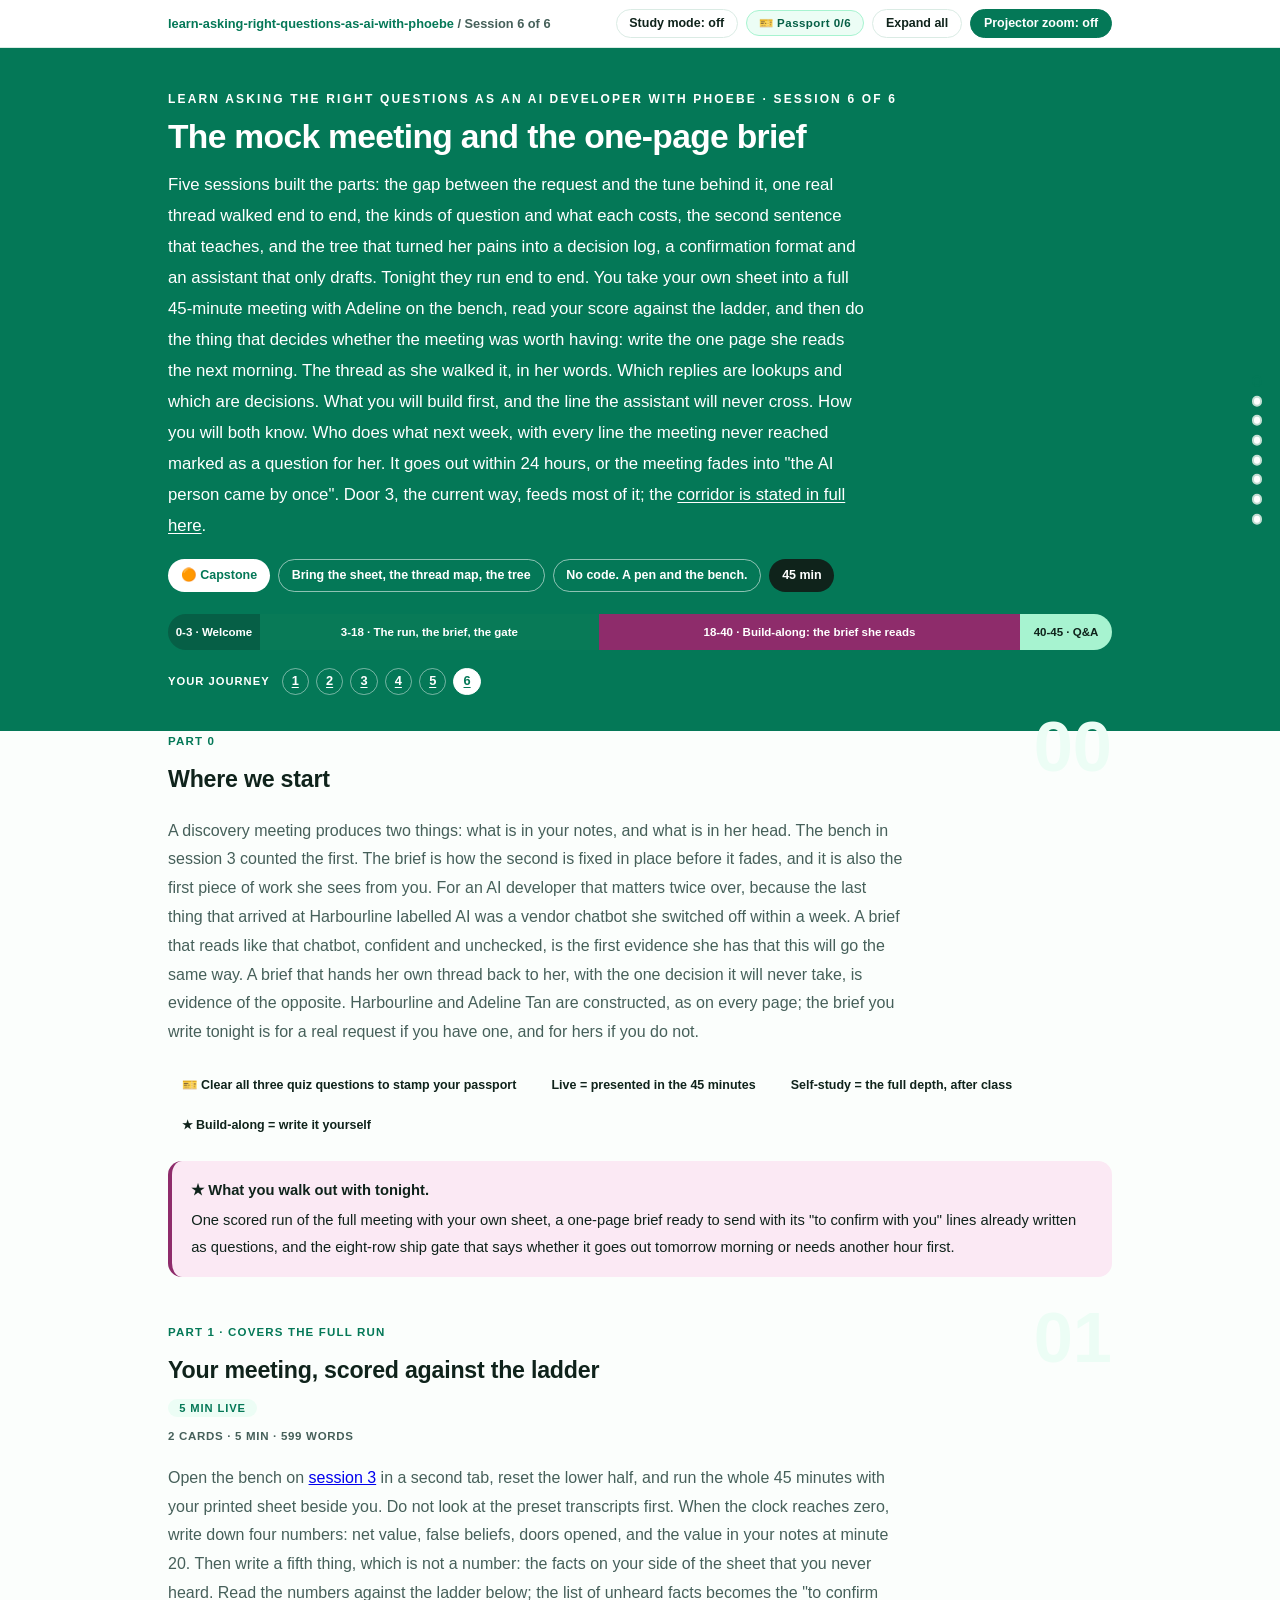
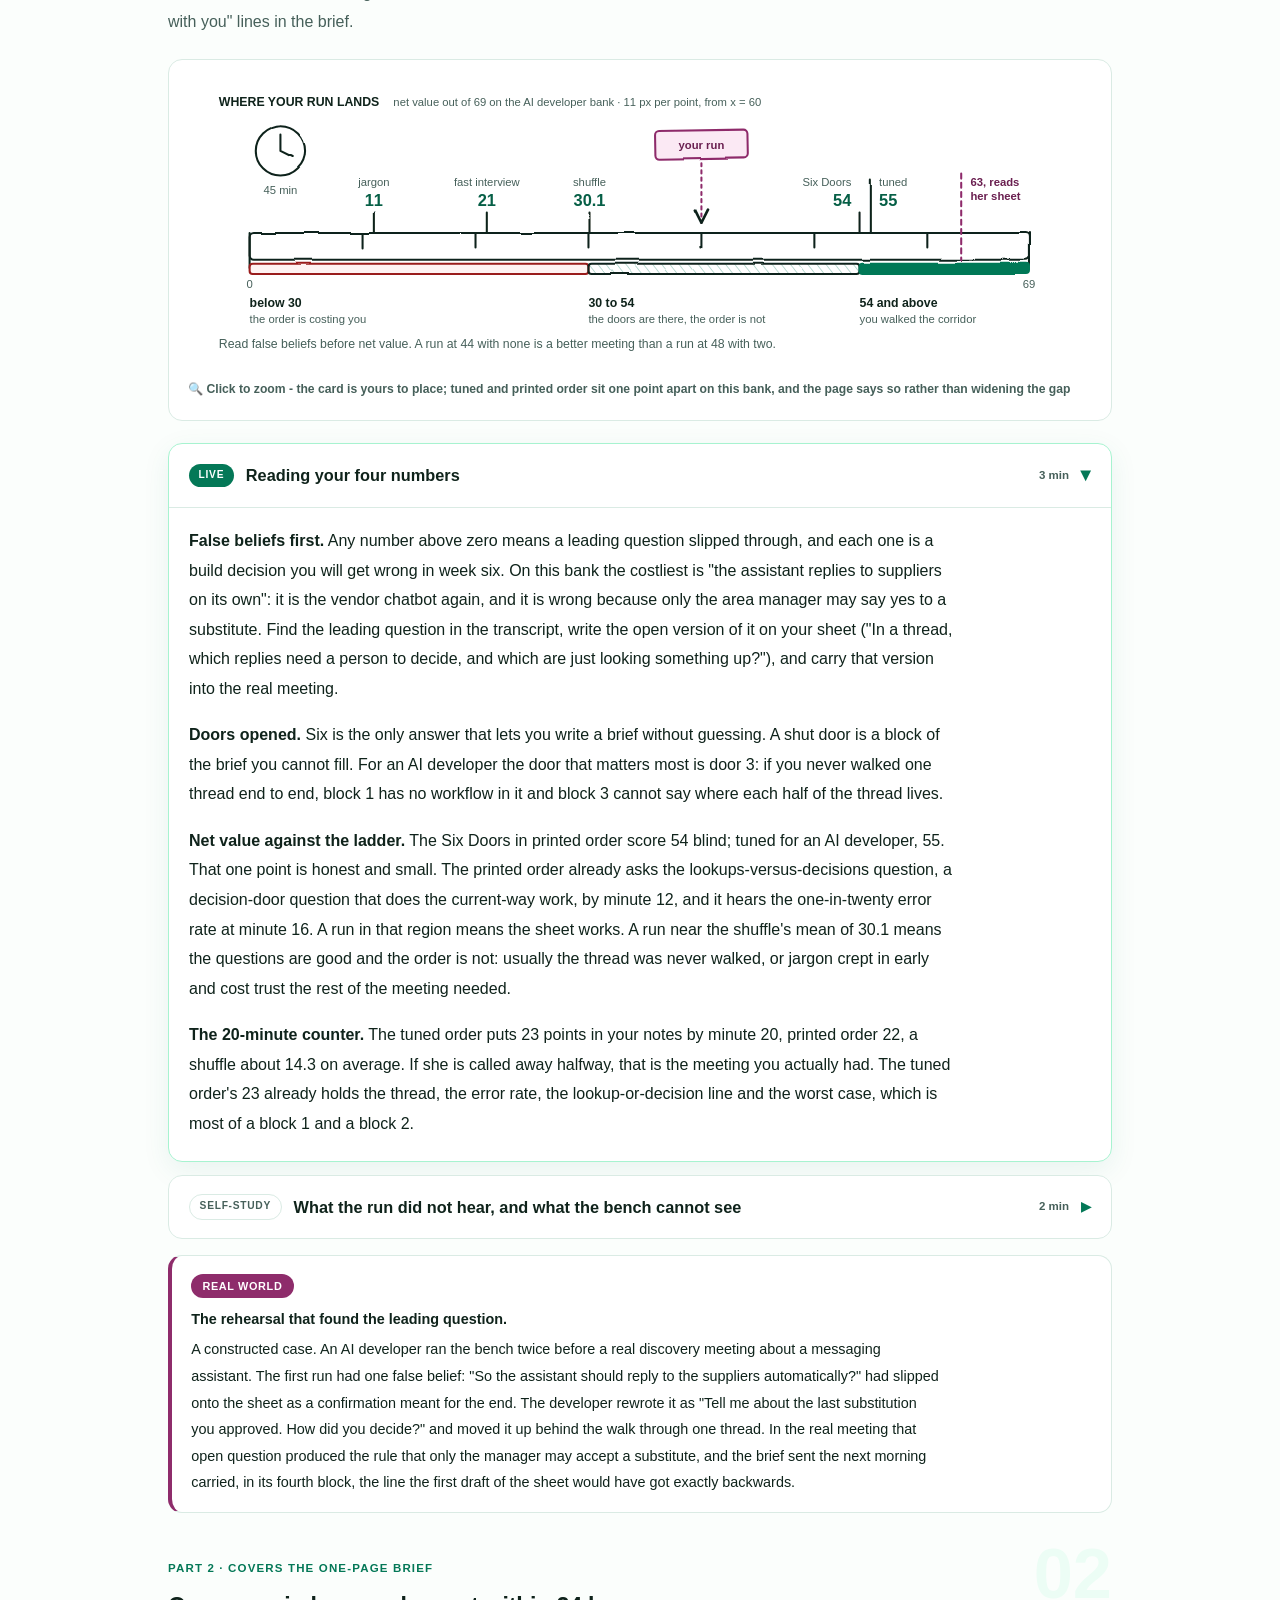
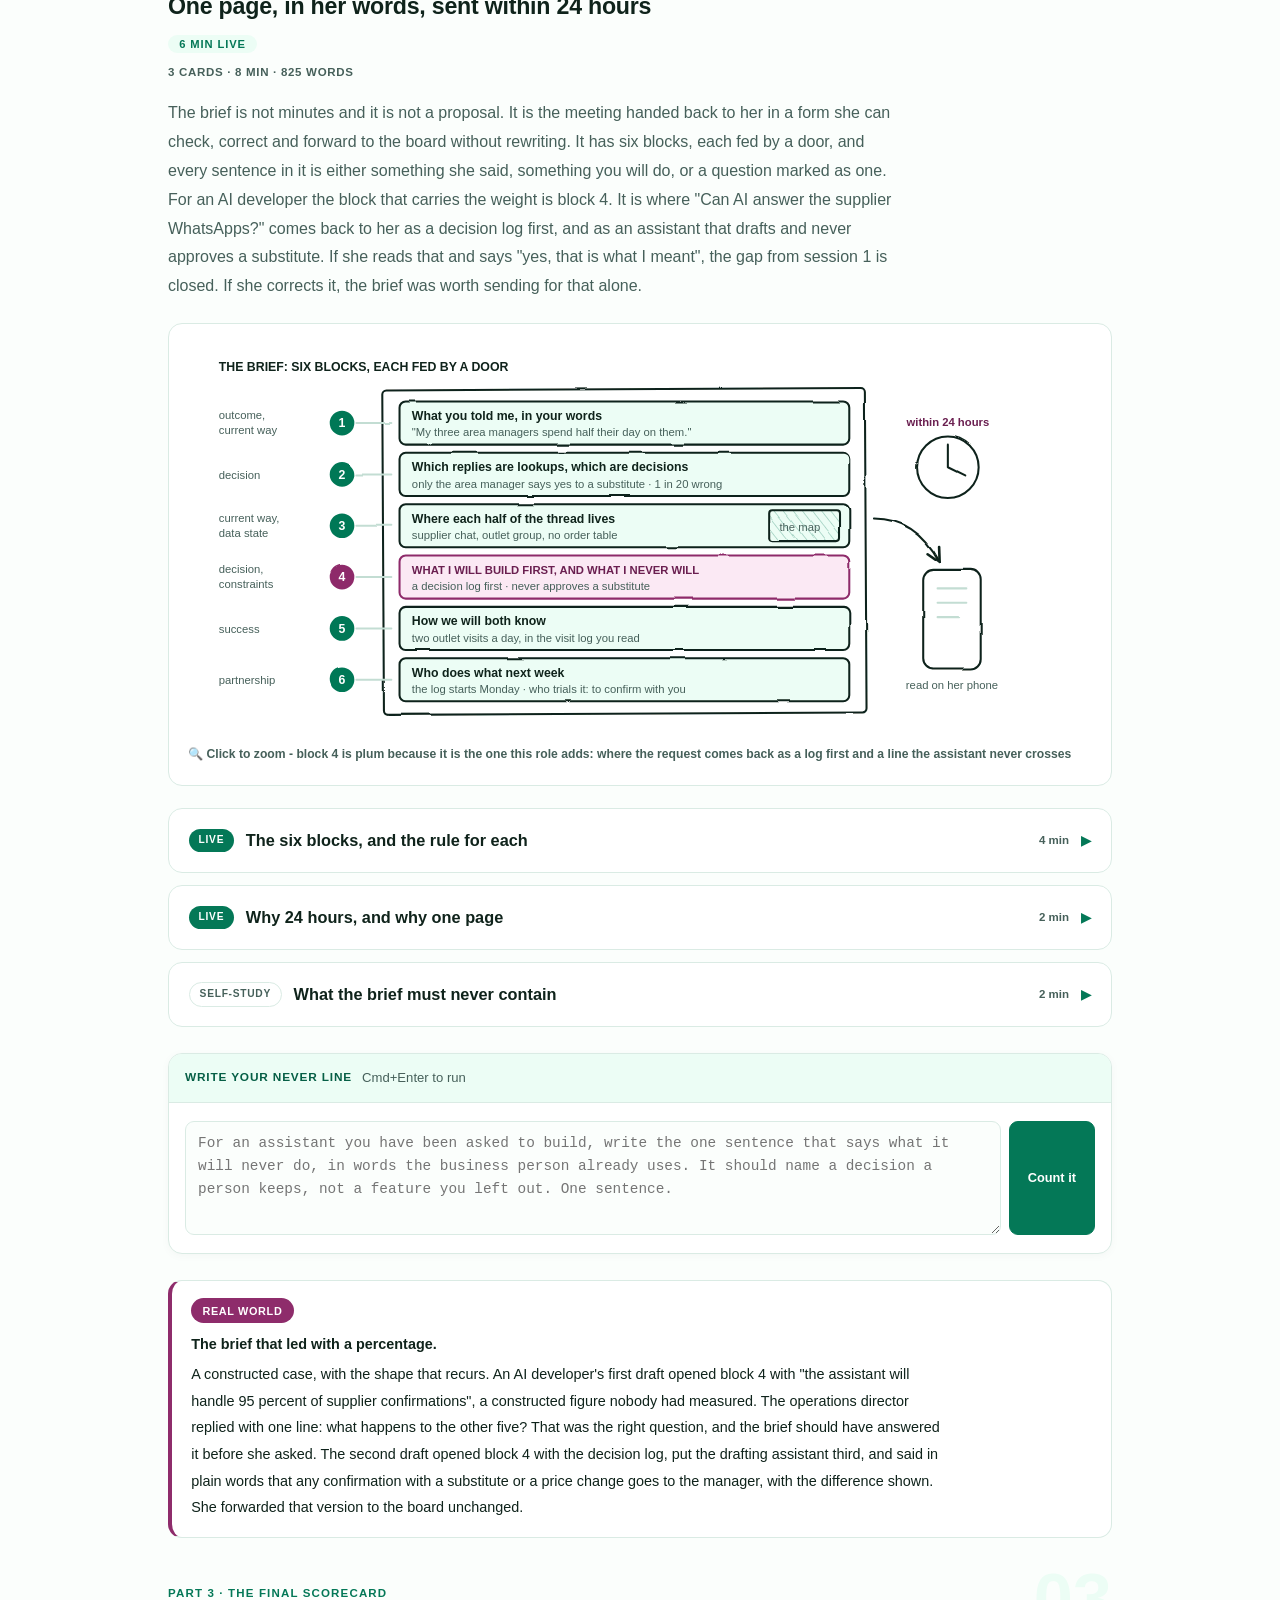
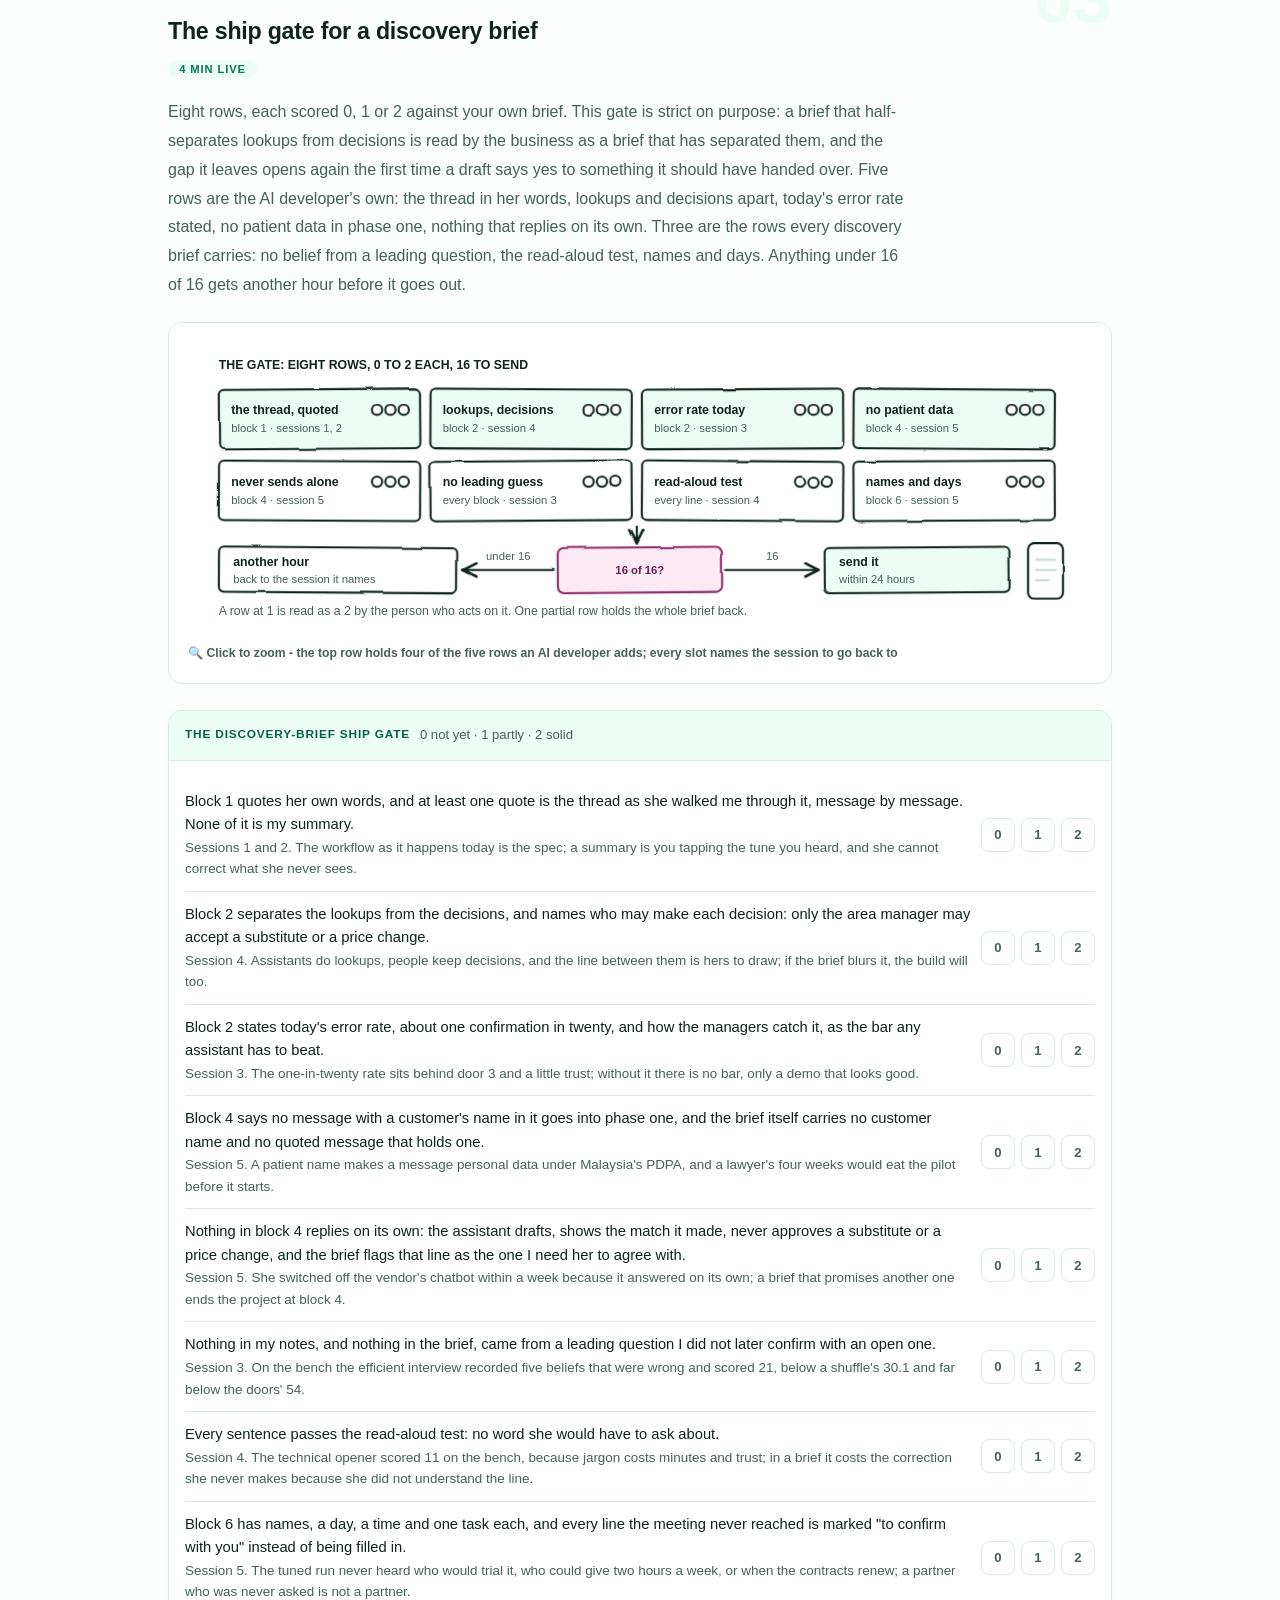
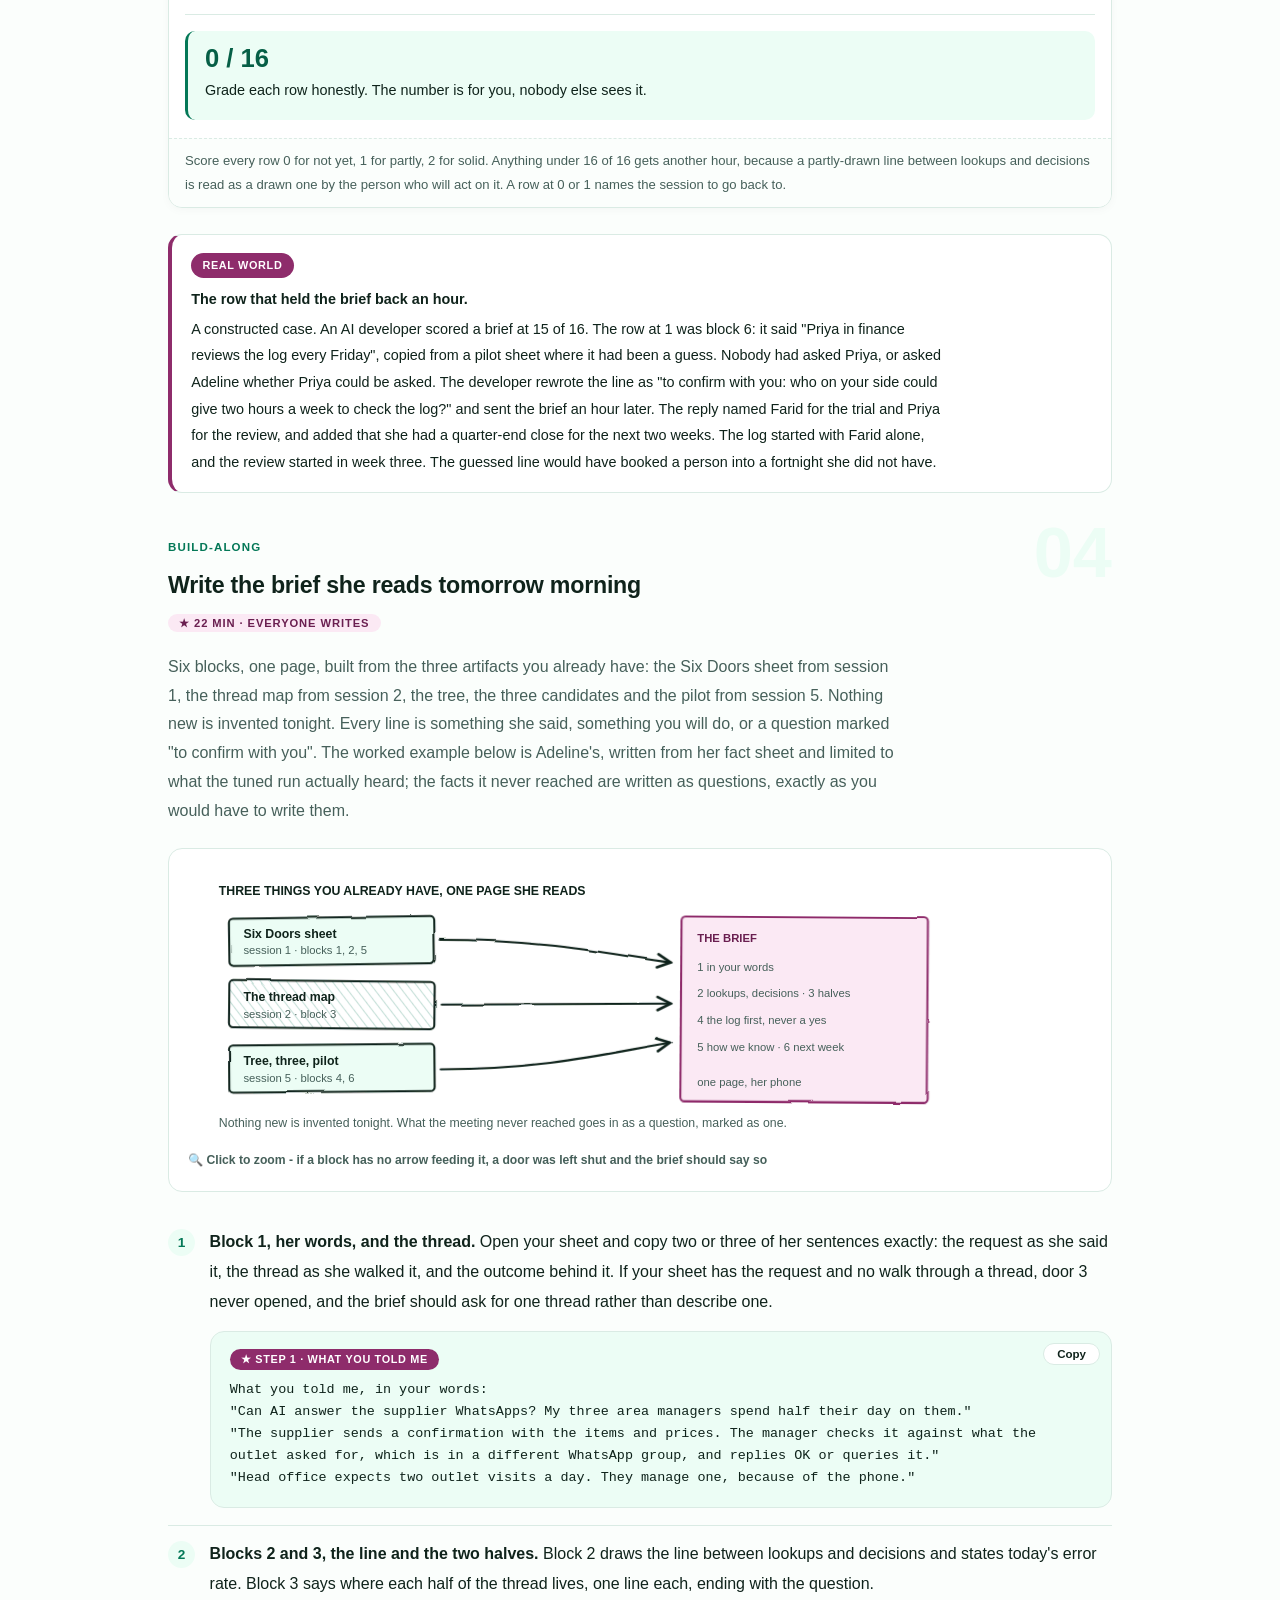
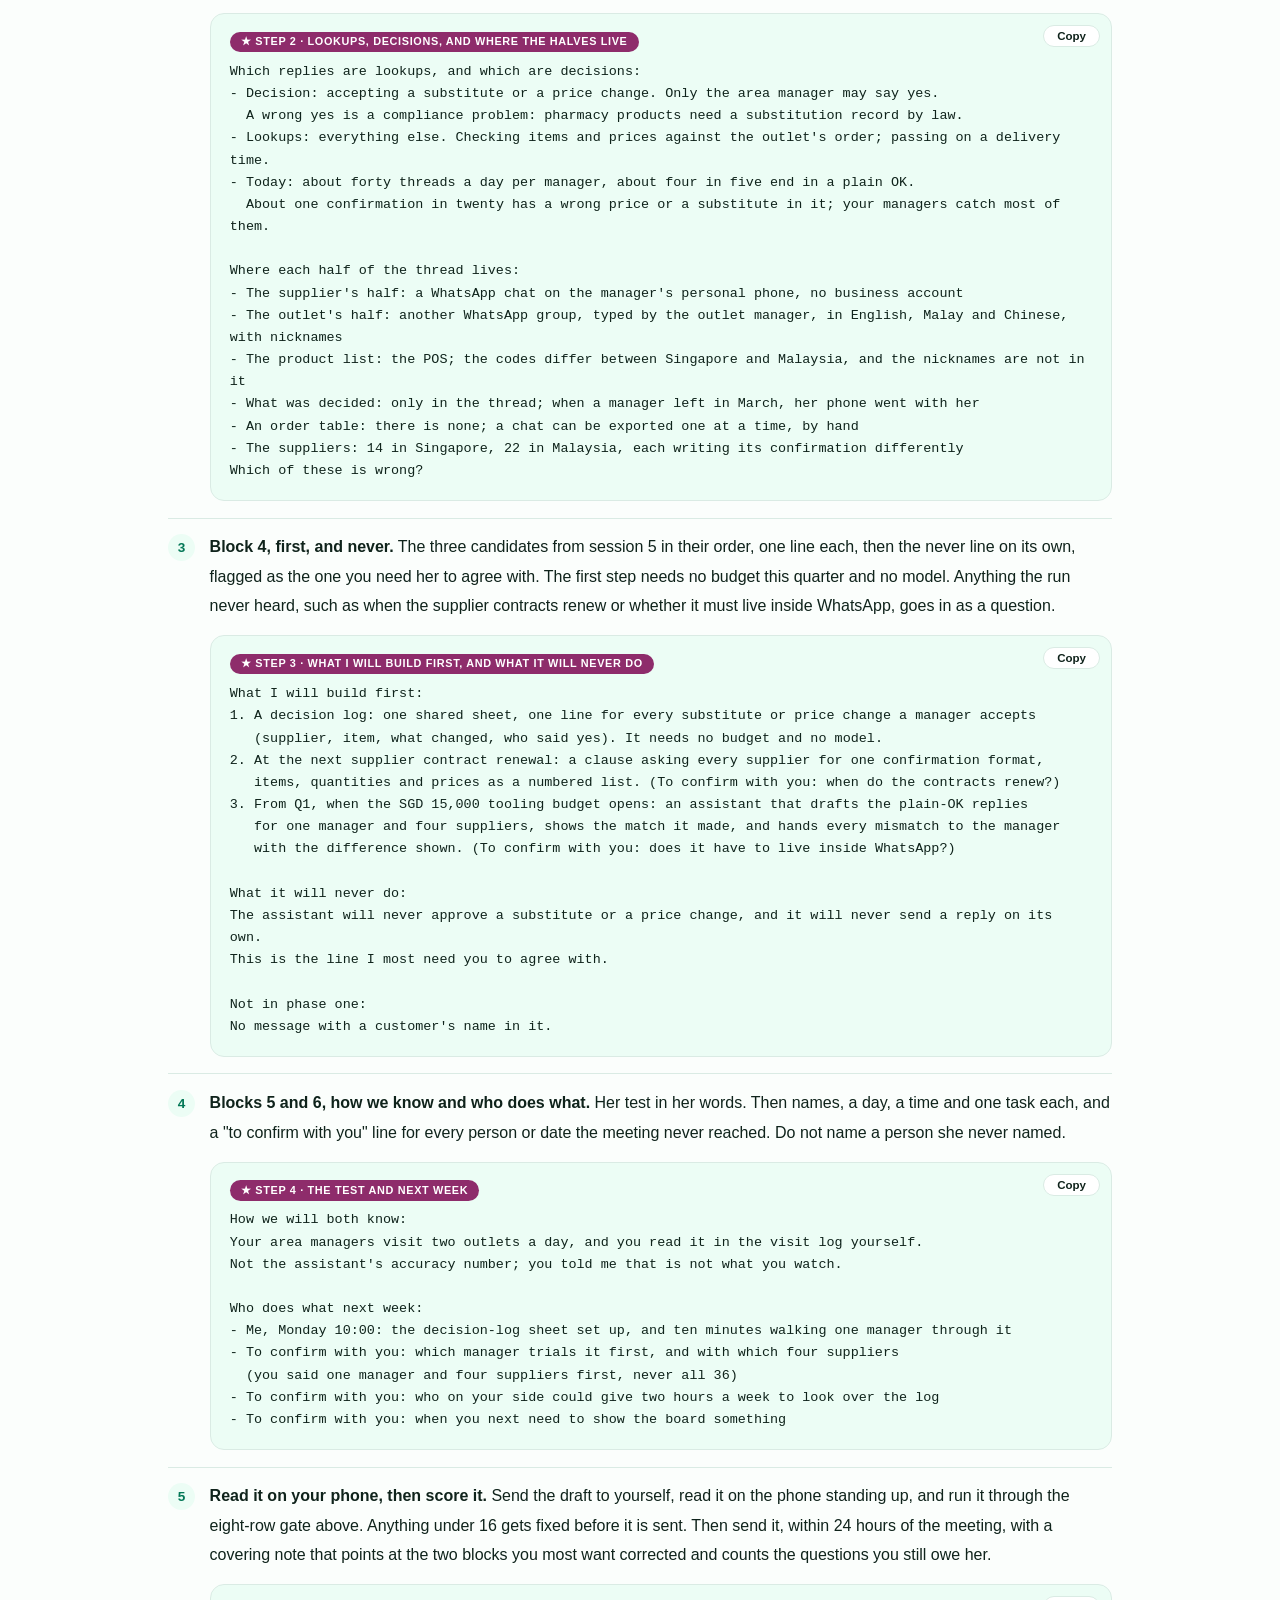
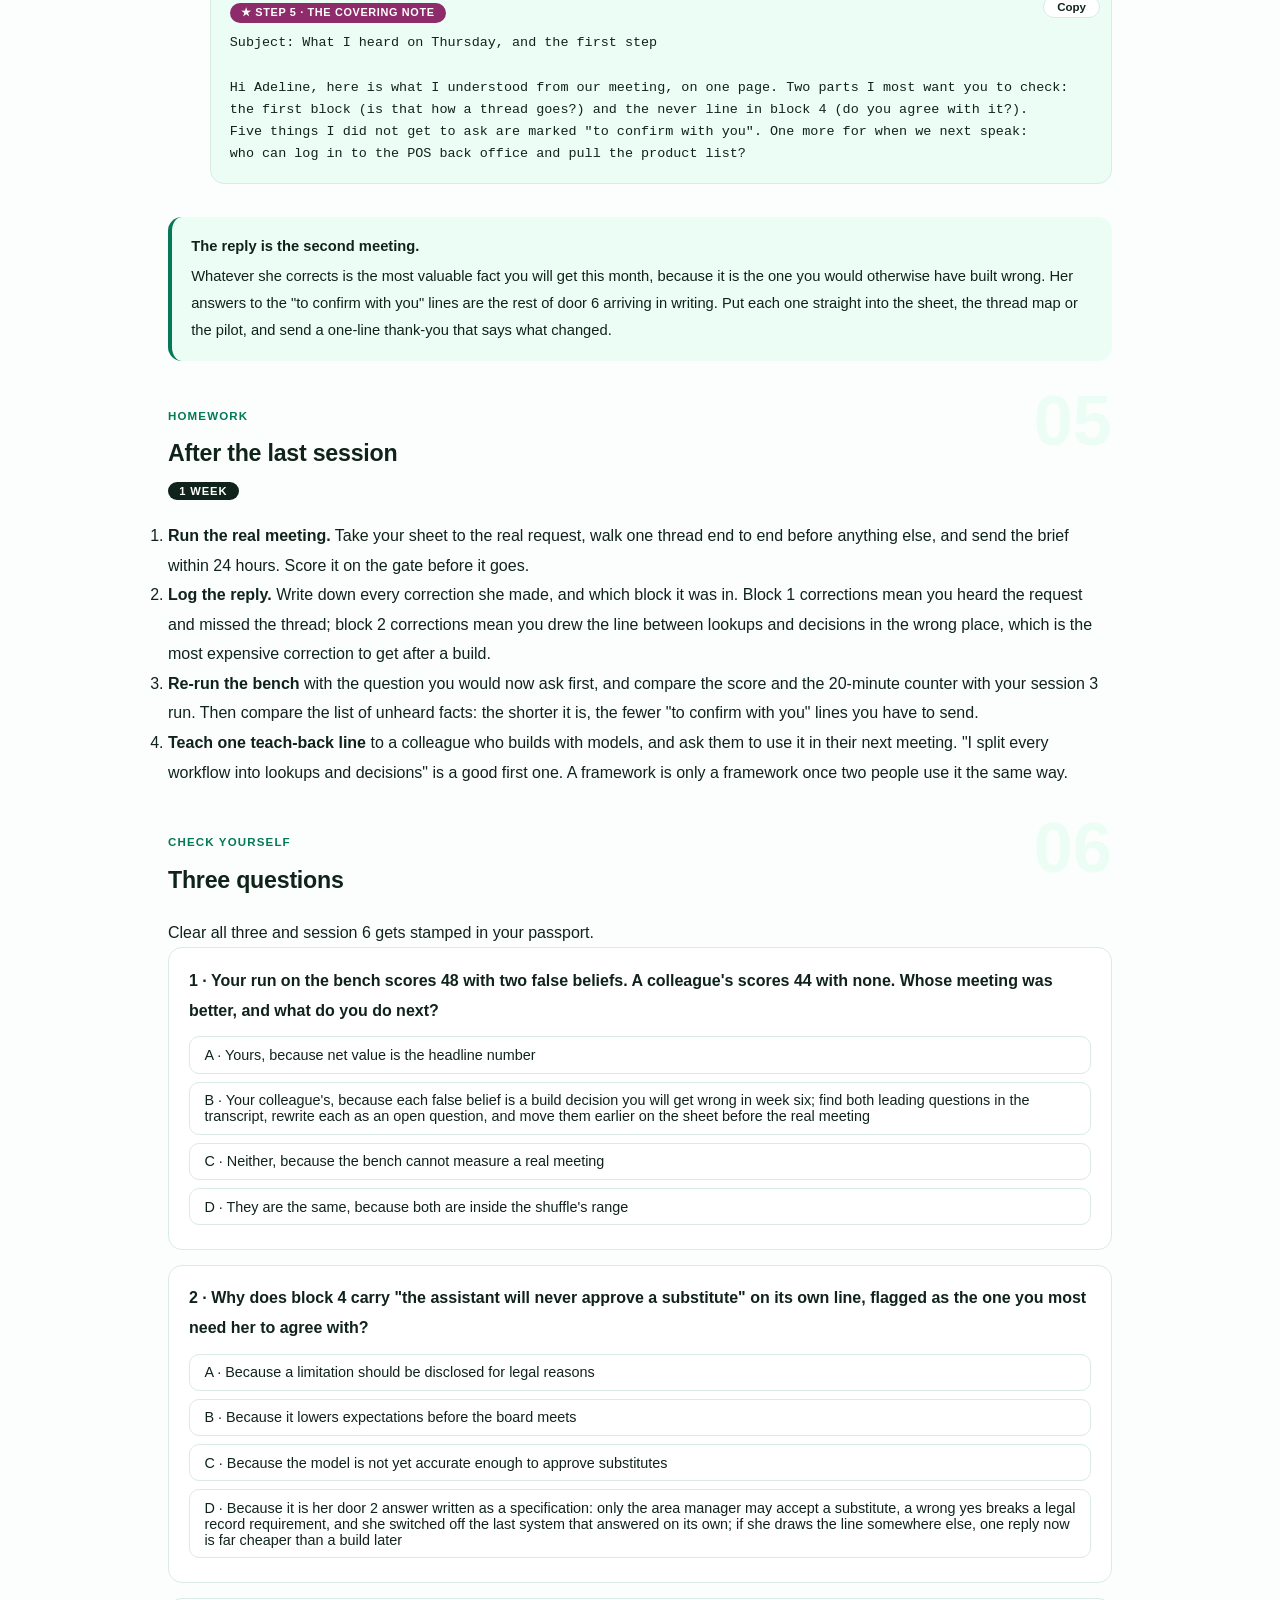
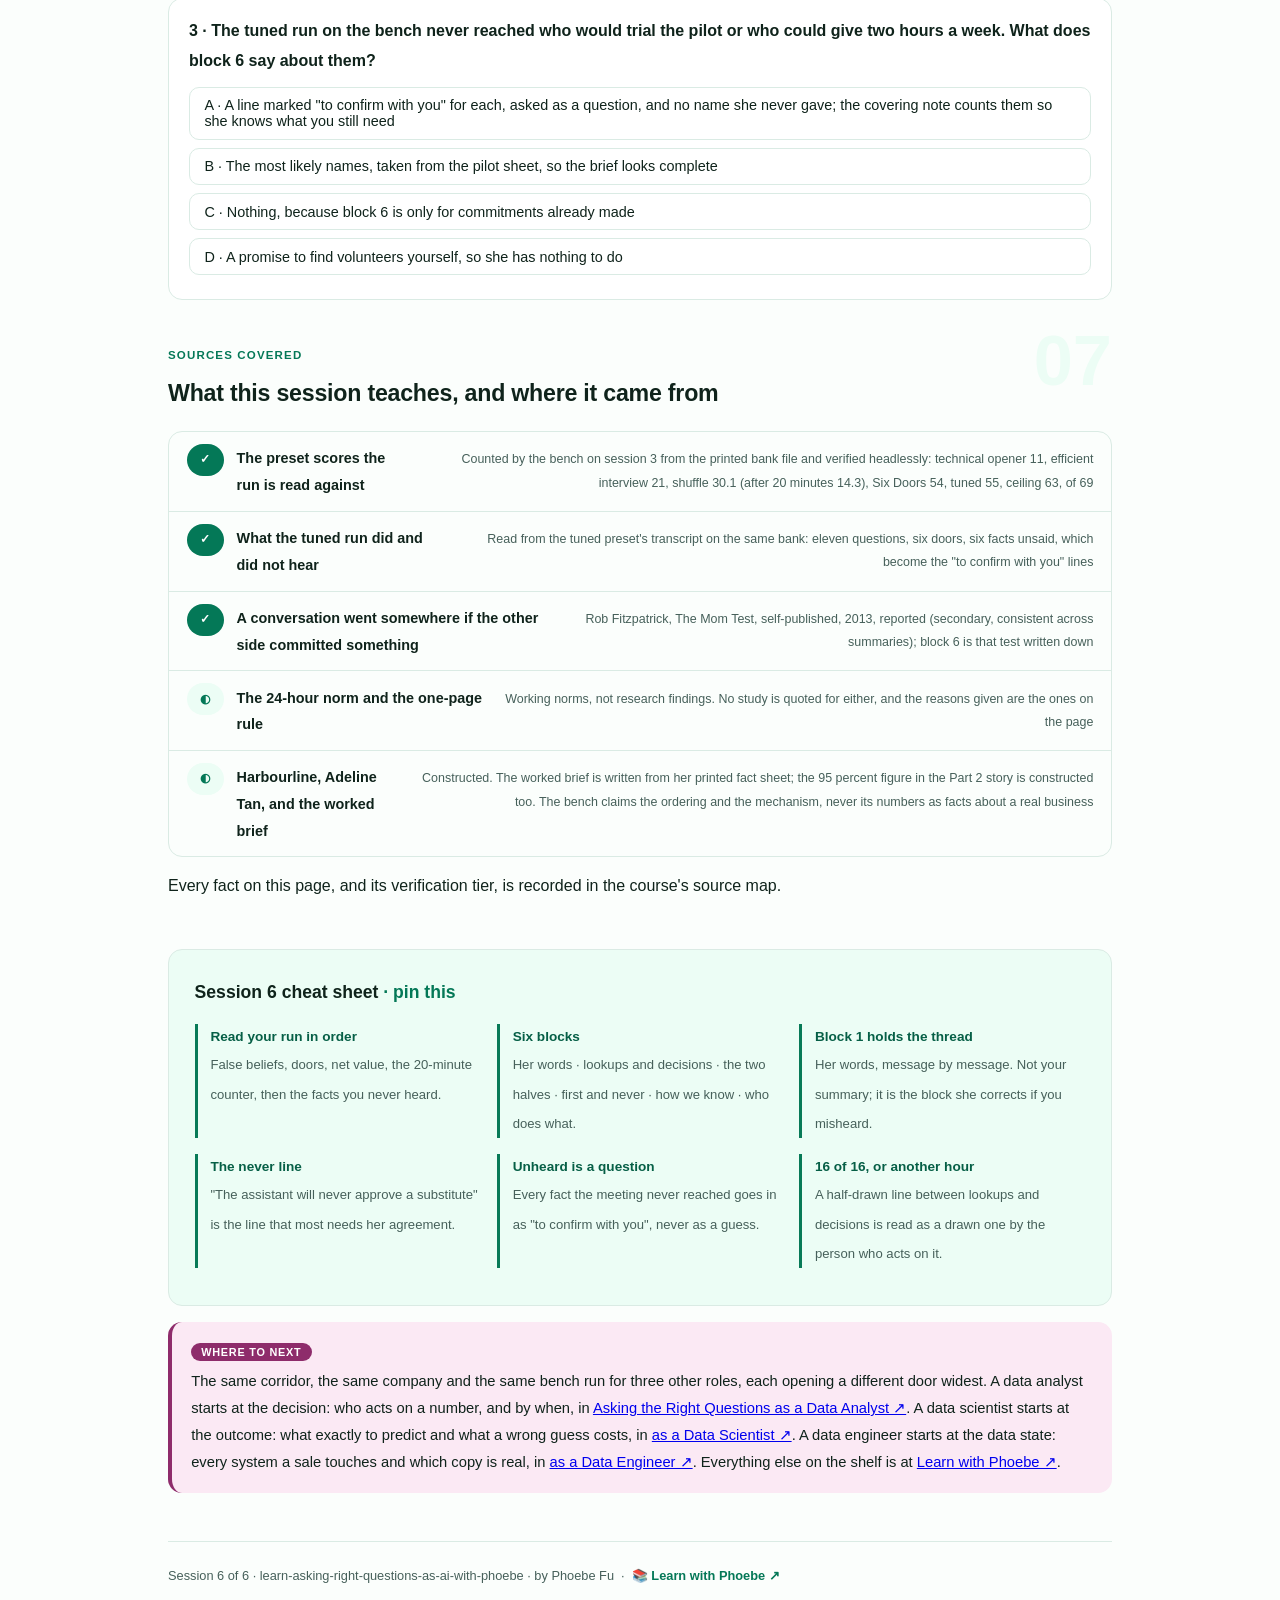
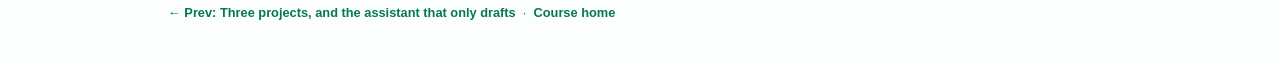
<file: courses/06-the-mock-meeting-and-the-brief.html>
<!DOCTYPE html>
<html lang="en">
<head>
<meta charset="UTF-8">
<meta name="viewport" content="width=device-width, initial-scale=1.0">
<!-- social:start -->
<meta name="description" content="Session 6 of 6. The capstone: a full 45-minute discovery meeting about the supplier WhatsApps, run on the bench with your own sheet and read against the ladder, then the one-page brief the operations director reads the next morning, with a block 4 that puts a decision log first and says the assistant will never approve a substitute, and the eight-row ship gate that decides whether it goes out.">
<meta property="og:type" content="article">
<meta property="og:site_name" content="Learn with Phoebe">
<meta property="og:title" content="The mock meeting and the one-page brief - learn asking the right questions as an AI developer with phoebe">
<meta property="og:description" content="Session 6 of 6. Your meeting, scored. Then one page she can read, sent within 24 hours, with the line the assistant never crosses.">
<meta property="og:url" content="https://phoebefu6.github.io/learn-asking-right-questions-as-ai-with-phoebe/courses/06-the-mock-meeting-and-the-brief.html">
<meta property="og:image" content="https://phoebefu6.github.io/learn-asking-right-questions-as-ai-with-phoebe/assets/og-cover.png">
<meta property="og:image:width" content="1200">
<meta property="og:image:height" content="630">
<meta name="twitter:card" content="summary_large_image">
<meta name="twitter:title" content="The mock meeting and the one-page brief - learn asking the right questions as an AI developer with phoebe">
<meta name="twitter:description" content="Session 6 of 6. The full run, the brief, the ship gate.">
<meta name="twitter:image" content="https://phoebefu6.github.io/learn-asking-right-questions-as-ai-with-phoebe/assets/og-cover.png">
<!-- social:end -->
<title>Session 6 · The mock meeting and the one-page brief - learn asking the right questions as an AI developer with phoebe</title>
<link rel="stylesheet" href="../assets/style.css?v=19">
</head>
<body>

<div class="toolbar">
  <div class="wrap">
    <span class="crumb"><a href="../index.html">learn-asking-right-questions-as-ai-with-phoebe</a> / Session 6 of 6</span>
    <button class="btn" id="toggle-all" type="button">Expand all</button>
    <button class="btn primary" id="zoom-toggle" type="button">Projector zoom: off</button>
  </div>
</div>

<header class="masthead">
  <div class="wrap">
    <div class="eyebrow">Learn Asking the Right Questions as an AI Developer with Phoebe · Session 6 of 6</div>
    <h1>The mock meeting and the <span class="accent">one-page brief</span></h1>
    <p class="sub">Five sessions built the parts: the gap between the request and the tune behind it, one real thread walked end to end, the kinds of question and what each costs, the second sentence that teaches, and the tree that turned her pains into a decision log, a confirmation format and an assistant that only drafts. Tonight they run end to end. You take your own sheet into a full 45-minute meeting with Adeline on the bench, read your score against the ladder, and then do the thing that decides whether the meeting was worth having: write the one page she reads the next morning. The thread as she walked it, in her words. Which replies are lookups and which are decisions. What you will build first, and the line the assistant will never cross. How you will both know. Who does what next week, with every line the meeting never reached marked as a question for her. It goes out within 24 hours, or the meeting fades into "the AI person came by once". Door 3, the current way, feeds most of it; the <a href="https://phoebefu6.github.io/learn-asking-right-questions-as-da-with-phoebe/courses/01-why-the-gap-and-the-six-doors.html">corridor is stated in full here</a>.</p>
    <div class="chip-row">
      <span class="chip level">🟠 Capstone</span>
      <span class="chip audience">Bring the sheet, the thread map, the tree</span>
      <span class="chip audience">No code. A pen and the bench.</span>
      <span class="chip time">45 min</span>
    </div>
    <div class="agenda">
      <span class="a1" style="flex:1">0-3 · Welcome</span>
      <span class="a2" style="flex:4">3-18 · The run, the brief, the gate</span>
      <span class="a3" style="flex:5">18-40 · Build-along: the brief she reads</span>
      <span class="a4" style="flex:1">40-45 · Q&amp;A</span>
    </div>
  </div>
</header>

<main class="wrap">

  <section class="section" id="intro">
    <div class="section-kicker">
      <span class="klabel">Part 0</span>
      <h2>Where we start</h2>
    </div>
    <p class="lede">A discovery meeting produces two things: what is in your notes, and what is in her head. The bench in session 3 counted the first. The brief is how the second is fixed in place before it fades, and it is also the first piece of work she sees from you. For an AI developer that matters twice over, because the last thing that arrived at Harbourline labelled AI was a vendor chatbot she switched off within a week. A brief that reads like that chatbot, confident and unchecked, is the first evidence she has that this will go the same way. A brief that hands her own thread back to her, with the one decision it will never take, is evidence of the opposite. Harbourline and Adeline Tan are constructed, as on every page; the brief you write tonight is for a real request if you have one, and for hers if you do not.</p>

    <div class="legend">
      <span class="pill">🎫 Clear all three quiz questions to stamp your passport</span>
      <span class="pill">Live = presented in the 45 minutes</span>
      <span class="pill">Self-study = the full depth, after class</span>
      <span class="pill">★ Build-along = write it yourself</span>
    </div>

    <div class="callout win">
      <p><strong>★ What you walk out with tonight.</strong> One scored run of the full meeting with your own sheet, a one-page brief ready to send with its "to confirm with you" lines already written as questions, and the eight-row ship gate that says whether it goes out tomorrow morning or needs another hour first.</p>
    </div>
  </section>

  <section class="section" id="part-1">
    <div class="section-kicker">
      <span class="klabel">Part 1 · covers the full run</span>
      <h2>Your meeting, scored against the ladder</h2>
      <span class="tag concept">5 min live</span>
    </div>
    <p class="lede">Open the bench on <a href="03-the-ai-developers-questions-and-the-bench.html">session 3</a> in a second tab, reset the lower half, and run the whole 45 minutes with your printed sheet beside you. Do not look at the preset transcripts first. When the clock reaches zero, write down four numbers: net value, false beliefs, doors opened, and the value in your notes at minute 20. Then write a fifth thing, which is not a number: the facts on your side of the sheet that you never heard. Read the numbers against the ladder below; the list of unheard facts becomes the "to confirm with you" lines in the brief.</p>

    <figure class="zoomable">
      <svg viewBox="0 0 880 282" xmlns="http://www.w3.org/2000/svg" role="img" aria-label="A hand-drawn ruler from 0 to 69 points of net value on the AI developer bank, with marks for the presets: the technical opener at 11, the efficient interview at 21, a shuffle averaging 30.1, Six Doors in printed order at 54, Six Doors tuned for an AI developer at 55, and a dashed mark at 63 for an optimizer that reads the fact sheet. An empty plum card labelled your run hangs above the ruler on a dashed line, waiting to be placed. A clock reading 45 minutes sits at the top left. Three bands underneath read: below 30 the order is costing you, 30 to 54 the doors are there and the order is not, 54 and above you walked the corridor.">
        <defs>
          <filter id="s6aSk" x="-3%" y="-3%" width="106%" height="106%"><feTurbulence type="fractalNoise" baseFrequency="0.02" numOctaves="2" seed="61" result="n"/><feDisplacementMap in="SourceGraphic" in2="n" scale="2.4" xChannelSelector="R" yChannelSelector="G"/></filter>
          <pattern id="s6aHc" patternUnits="userSpaceOnUse" width="7" height="7" patternTransform="rotate(-38)"><line x1="0" y1="0" x2="0" y2="7" stroke="#047857" stroke-width="1" opacity=".5"/></pattern>
          <marker id="s6aAr" viewBox="0 0 10 10" refX="9" refY="5" markerWidth="8" markerHeight="8" orient="auto"><path d="M1 1 L9 5 L1 9" fill="none" stroke="#0F231B" stroke-width="1.6" stroke-linecap="round"/></marker>
        </defs>
        <style>
          .s6aH { font: 800 12px Inter, sans-serif; fill: #0F231B; }
          .s6aL { font: 600 12px Inter, sans-serif; fill: #0F231B; }
          .s6aS { font: 400 11px Inter, sans-serif; fill: #46605A; }
          .s6aB { font: 800 11px Inter, sans-serif; fill: #6A1F50; }
          .s6aV { font: 800 16px Inter, sans-serif; fill: #065F46; }
          .s6aN { font: 400 12px Inter, sans-serif; fill: #46605A; }
        </style>

        <text class="s6aH" x="30" y="26">WHERE YOUR RUN LANDS</text>
        <text class="s6aS" x="200" y="26">net value out of 69 on the AI developer bank · 11 px per point, from x = 60</text>

        <g filter="url(#s6aSk)" fill="none" stroke="#0F231B" stroke-width="2" stroke-linecap="round" stroke-linejoin="round">
          <!-- the clock, the doodle anchor: the 45 minutes -->
          <circle cx="90" cy="70" r="24" fill="#FFFFFF"/>
          <path d="M90 70 L90 54 M90 70 L102 76"/>
          <!-- ruler 0..69 -> x 60..819 -->
          <rect x="60" y="150" width="759" height="26" rx="4" fill="#FFFFFF"/>
          <path d="M60 150 L60 184 M170 150 L170 164 M280 150 L280 164 M390 150 L390 164 M500 150 L500 164 M610 150 L610 164 M720 150 L720 164 M819 150 L819 184"/>
          <!-- bands: 0-30 wrong way, 30-54 hatch, 54-69 solid -->
          <rect x="60" y="180" width="330" height="10" rx="3" fill="#FEF2F2" stroke="#991B1B"/>
          <rect x="390" y="180" width="264" height="10" rx="3" fill="url(#s6aHc)"/>
          <rect x="654" y="180" width="165" height="10" rx="3" fill="#047857" stroke="#047857"/>
          <!-- preset ticks: 11->181, 21->291, 30.1->391, 54->654, 55->665 -->
          <path d="M181 130 L181 150 M291 130 L291 150 M391 130 L391 150 M654 130 L654 150 M665 98 L665 150"/>
          <!-- ceiling 63 -> 753, dashed -->
          <path d="M753 92 L753 176" stroke="#8E2C6B" stroke-dasharray="5 4"/>
          <!-- your run: an empty card on a dashed line -->
          <rect x="455" y="50" width="90" height="28" rx="4" transform="rotate(-1 500 64)" fill="#FBE9F4" stroke="#8E2C6B"/>
          <path d="M500 82 L500 140" stroke="#8E2C6B" stroke-dasharray="3 4" marker-end="url(#s6aAr)"/>
        </g>

        <text class="s6aS" x="90" y="112" text-anchor="middle">45 min</text>
        <text class="s6aS" x="60" y="204" text-anchor="middle">0</text>
        <text class="s6aS" x="819" y="204" text-anchor="middle">69</text>

        <text class="s6aS" x="181" y="104" text-anchor="middle">jargon</text>
        <text class="s6aV" x="181" y="124" text-anchor="middle">11</text>
        <text class="s6aS" x="291" y="104" text-anchor="middle">fast interview</text>
        <text class="s6aV" x="291" y="124" text-anchor="middle">21</text>
        <text class="s6aS" x="391" y="104" text-anchor="middle">shuffle</text>
        <text class="s6aV" x="391" y="124" text-anchor="middle">30.1</text>
        <text class="s6aS" x="646" y="104" text-anchor="end">Six Doors</text>
        <text class="s6aV" x="646" y="124" text-anchor="end">54</text>
        <text class="s6aS" x="673" y="104">tuned</text>
        <text class="s6aV" x="673" y="124">55</text>
        <text class="s6aB" x="762" y="104">63, reads</text>
        <text class="s6aB" x="762" y="118">her sheet</text>
        <text class="s6aB" x="500" y="68" text-anchor="middle">your run</text>

        <text class="s6aL" x="60" y="222">below 30</text>
        <text class="s6aS" x="60" y="238">the order is costing you</text>
        <text class="s6aL" x="390" y="222">30 to 54</text>
        <text class="s6aS" x="390" y="238">the doors are there, the order is not</text>
        <text class="s6aL" x="654" y="222">54 and above</text>
        <text class="s6aS" x="654" y="238">you walked the corridor</text>

        <text class="s6aN" x="30" y="262">Read false beliefs before net value. A run at 44 with none is a better meeting than a run at 48 with two.</text>
      </svg>
      <figcaption>🔍 Click to zoom - the card is yours to place; tuned and printed order sit one point apart on this bank, and the page says so rather than widening the gap</figcaption>
    </figure>

    <details class="card" open>
      <summary><span class="mode live">Live</span>Reading your four numbers<span class="mini">3 min</span><span class="caret">▶</span></summary>
      <div class="body">
        <p><strong>False beliefs first.</strong> Any number above zero means a leading question slipped through, and each one is a build decision you will get wrong in week six. On this bank the costliest is "the assistant replies to suppliers on its own": it is the vendor chatbot again, and it is wrong because only the area manager may say yes to a substitute. Find the leading question in the transcript, write the open version of it on your sheet ("In a thread, which replies need a person to decide, and which are just looking something up?"), and carry that version into the real meeting.</p>
        <p><strong>Doors opened.</strong> Six is the only answer that lets you write a brief without guessing. A shut door is a block of the brief you cannot fill. For an AI developer the door that matters most is door 3: if you never walked one thread end to end, block 1 has no workflow in it and block 3 cannot say where each half of the thread lives.</p>
        <p><strong>Net value against the ladder.</strong> The Six Doors in printed order score 54 blind; tuned for an AI developer, 55. That one point is honest and small. The printed order already asks the lookups-versus-decisions question, a decision-door question that does the current-way work, by minute 12, and it hears the one-in-twenty error rate at minute 16. A run in that region means the sheet works. A run near the shuffle's mean of 30.1 means the questions are good and the order is not: usually the thread was never walked, or jargon crept in early and cost trust the rest of the meeting needed.</p>
        <p><strong>The 20-minute counter.</strong> The tuned order puts 23 points in your notes by minute 20, printed order 22, a shuffle about 14.3 on average. If she is called away halfway, that is the meeting you actually had. The tuned order's 23 already holds the thread, the error rate, the lookup-or-decision line and the worst case, which is most of a block 1 and a block 2.</p>
      </div>
    </details>

    <details class="card">
      <summary><span class="mode self">Self-study</span>What the run did not hear, and what the bench cannot see<span class="mini">2 min</span><span class="caret">▶</span></summary>
      <div class="body">
        <p>The tuned run asks eleven questions in 45 minutes, opens all six doors, and still leaves six facts on her side unsaid: that the board wants the word AI on a slide; who holds the POS back-office login, the most sensitive fact on the bank, which needs the most trust before she says it; that customer names sometimes appear in the threads; that anything the managers use has to live inside WhatsApp or on the phone, in the van; that the board meets in six weeks and the supplier contracts renew in three months; and that Farid will trial anything and Priya in finance can give two hours a week. None of that is a failure of the sheet. It is the shape of 45 minutes. What matters is what you do with it: every one of those is a line the brief marks "to confirm with you" or a question in the covering note, and never a sentence written as if she had said it.</p>
        <p>The bench scores what you asked and what came back. It does not hear your tone, see whether you looked at her or at your laptop, or notice the moment she leaned forward because a question was about her managers' actual Tuesday. Those matter, and no widget measures them honestly. The run is a rehearsal for the order and the kinds, not a verdict on you as an interviewer. If you can, run the real meeting with a colleague taking notes, and ask them one thing afterwards: when did she start giving longer answers?</p>
      </div>
    </details>

    <div class="callout example">
      <span class="ex-pill">Real world</span>
      <p><strong>The rehearsal that found the leading question.</strong> A constructed case. An AI developer ran the bench twice before a real discovery meeting about a messaging assistant. The first run had one false belief: "So the assistant should reply to the suppliers automatically?" had slipped onto the sheet as a confirmation meant for the end. The developer rewrote it as "Tell me about the last substitution you approved. How did you decide?" and moved it up behind the walk through one thread. In the real meeting that open question produced the rule that only the manager may accept a substitute, and the brief sent the next morning carried, in its fourth block, the line the first draft of the sheet would have got exactly backwards.</p>
    </div>
  </section>

  <section class="section" id="part-2">
    <div class="section-kicker">
      <span class="klabel">Part 2 · covers the one-page brief</span>
      <h2>One page, in her words, sent within 24 hours</h2>
      <span class="tag concept">6 min live</span>
    </div>
    <p class="lede">The brief is not minutes and it is not a proposal. It is the meeting handed back to her in a form she can check, correct and forward to the board without rewriting. It has six blocks, each fed by a door, and every sentence in it is either something she said, something you will do, or a question marked as one. For an AI developer the block that carries the weight is block 4. It is where "Can AI answer the supplier WhatsApps?" comes back to her as a decision log first, and as an assistant that drafts and never approves a substitute. If she reads that and says "yes, that is what I meant", the gap from session 1 is closed. If she corrects it, the brief was worth sending for that alone.</p>

    <figure class="zoomable">
      <svg viewBox="0 0 880 380" xmlns="http://www.w3.org/2000/svg" role="img" aria-label="A hand-drawn single page with six blocks stacked top to bottom: what you told me, in your words; which replies are lookups and which are decisions; where each half of the thread lives, with a small hatched thumbnail of the thread map; what I will build first and what I never will, drawn in plum because it is the block this role adds; how we will both know; who does what next week. On the left, six numbered badges connect each block to the doors that fed it: outcome and current way to the first, decision to the second, current way and data state to the third, decision and constraints to the fourth, success to the fifth and partnership to the sixth. On the right, a clock labelled within 24 hours and an arrow from the page to her phone.">
        <defs>
          <filter id="s6bSk" x="-3%" y="-3%" width="106%" height="106%"><feTurbulence type="fractalNoise" baseFrequency="0.02" numOctaves="2" seed="73" result="n"/><feDisplacementMap in="SourceGraphic" in2="n" scale="2.4" xChannelSelector="R" yChannelSelector="G"/></filter>
          <pattern id="s6bHc" patternUnits="userSpaceOnUse" width="7" height="7" patternTransform="rotate(-38)"><line x1="0" y1="0" x2="0" y2="7" stroke="#047857" stroke-width="1" opacity=".5"/></pattern>
          <marker id="s6bAr" viewBox="0 0 10 10" refX="9" refY="5" markerWidth="8" markerHeight="8" orient="auto"><path d="M1 1 L9 5 L1 9" fill="none" stroke="#0F231B" stroke-width="1.6" stroke-linecap="round"/></marker>
        </defs>
        <style>
          .s6bH { font: 800 12px Inter, sans-serif; fill: #0F231B; }
          .s6bL { font: 600 12px Inter, sans-serif; fill: #0F231B; }
          .s6bS { font: 400 11px Inter, sans-serif; fill: #46605A; }
          .s6bB { font: 800 11px Inter, sans-serif; fill: #6A1F50; }
          .s6bW { font: 800 12px Inter, sans-serif; fill: #FFFFFF; }
          .s6bN { font: 400 12px Inter, sans-serif; fill: #46605A; }
        </style>

        <text class="s6bH" x="30" y="26">THE BRIEF: SIX BLOCKS, EACH FED BY A DOOR</text>

        <g filter="url(#s6bSk)" fill="none" stroke="#0F231B" stroke-width="2" stroke-linecap="round" stroke-linejoin="round">
          <!-- the page -->
          <rect x="190" y="44" width="470" height="316" rx="4" transform="rotate(-0.3 425 202)" fill="#FFFFFF"/>
          <!-- six blocks, 42 tall, 8 gap, from y=56 -->
          <rect x="206" y="56" width="438" height="42" rx="6" fill="#ECFDF5"/>
          <rect x="206" y="106" width="438" height="42" rx="6" fill="#ECFDF5"/>
          <rect x="206" y="156" width="438" height="42" rx="6" fill="#ECFDF5"/>
          <rect x="566" y="162" width="68" height="30" rx="3" fill="url(#s6bHc)"/>
          <rect x="206" y="206" width="438" height="42" rx="6" fill="#FBE9F4" stroke="#8E2C6B"/>
          <rect x="206" y="256" width="438" height="42" rx="6" fill="#ECFDF5"/>
          <rect x="206" y="306" width="438" height="42" rx="6" fill="#ECFDF5"/>
          <!-- door badges on the left -->
          <circle cx="150" cy="77" r="11" fill="#047857" stroke="#047857"/>
          <circle cx="150" cy="127" r="11" fill="#047857" stroke="#047857"/>
          <circle cx="150" cy="177" r="11" fill="#047857" stroke="#047857"/>
          <circle cx="150" cy="227" r="11" fill="#8E2C6B" stroke="#8E2C6B"/>
          <circle cx="150" cy="277" r="11" fill="#047857" stroke="#047857"/>
          <circle cx="150" cy="327" r="11" fill="#047857" stroke="#047857"/>
          <path d="M164 77 L198 77 M164 127 L198 127 M164 177 L198 177 M164 227 L198 227 M164 277 L198 277 M164 327 L198 327" stroke="#C3DDD3"/>
          <!-- clock and phone, the doodle anchor -->
          <circle cx="740" cy="120" r="30" fill="#FFFFFF"/>
          <path d="M740 120 L740 98 M740 120 L756 128"/>
          <path d="M668 170 C700 170 720 190 732 212" marker-end="url(#s6bAr)"/>
          <rect x="716" y="220" width="56" height="96" rx="10" fill="#FFFFFF"/>
          <path d="M730 238 L758 238 M730 252 L758 252 M730 266 L750 266" stroke="#C3DDD3"/>
        </g>

        <text class="s6bW" x="150" y="81" text-anchor="middle">1</text>
        <text class="s6bW" x="150" y="131" text-anchor="middle">2</text>
        <text class="s6bW" x="150" y="181" text-anchor="middle">3</text>
        <text class="s6bW" x="150" y="231" text-anchor="middle">4</text>
        <text class="s6bW" x="150" y="281" text-anchor="middle">5</text>
        <text class="s6bW" x="150" y="331" text-anchor="middle">6</text>
        <text class="s6bS" x="30" y="73">outcome,</text>
        <text class="s6bS" x="30" y="88">current way</text>
        <text class="s6bS" x="30" y="131">decision</text>
        <text class="s6bS" x="30" y="173">current way,</text>
        <text class="s6bS" x="30" y="188">data state</text>
        <text class="s6bS" x="30" y="223">decision,</text>
        <text class="s6bS" x="30" y="238">constraints</text>
        <text class="s6bS" x="30" y="281">success</text>
        <text class="s6bS" x="30" y="331">partnership</text>

        <text class="s6bL" x="218" y="74">What you told me, in your words</text>
        <text class="s6bS" x="218" y="90">"My three area managers spend half their day on them."</text>
        <text class="s6bL" x="218" y="124">Which replies are lookups, which are decisions</text>
        <text class="s6bS" x="218" y="140">only the area manager says yes to a substitute · 1 in 20 wrong</text>
        <text class="s6bL" x="218" y="174">Where each half of the thread lives</text>
        <text class="s6bS" x="218" y="190">supplier chat, outlet group, no order table</text>
        <text class="s6bS" x="576" y="182">the map</text>
        <text class="s6bB" x="218" y="224">WHAT I WILL BUILD FIRST, AND WHAT I NEVER WILL</text>
        <text class="s6bS" x="218" y="240">a decision log first · never approves a substitute</text>
        <text class="s6bL" x="218" y="274">How we will both know</text>
        <text class="s6bS" x="218" y="290">two outlet visits a day, in the visit log you read</text>
        <text class="s6bL" x="218" y="324">Who does what next week</text>
        <text class="s6bS" x="218" y="340">the log starts Monday · who trials it: to confirm with you</text>

        <text class="s6bB" x="740" y="80" text-anchor="middle">within 24 hours</text>
        <text class="s6bS" x="744" y="336" text-anchor="middle">read on her phone</text>
      </svg>
      <figcaption>🔍 Click to zoom - block 4 is plum because it is the one this role adds: where the request comes back as a log first and a line the assistant never crosses</figcaption>
    </figure>

    <details class="card">
      <summary><span class="mode live">Live</span>The six blocks, and the rule for each<span class="mini">4 min</span><span class="caret">▶</span></summary>
      <div class="body">
        <p><strong>1 · What you told me, in your words.</strong> Two or three sentences she said, quoted, and at least one of them is the thread as she walked you through it. Not your summary. "My three area managers spend half their day on them" is her sentence; "high manual message-handling load" is yours, and she cannot correct a tune she never hears. This is the block that closes the gap from session 1: if what you heard is not what she meant, she says so here, and it costs one email instead of six weeks.</p>
        <p><strong>2 · Which replies are lookups, and which are decisions.</strong> Session 4's one concept, written as a fact about her shop. Inside a thread one kind of reply needs a person, accepting a substitute or a price change, and only the area manager may say yes to it; everything else is looking something up. Put the error rate today beside it: about one confirmation in twenty carries a wrong price or a substitute, and the managers catch most of them. That number is the bar any assistant has to beat, and how they catch it is the part the assistant has to keep.</p>
        <p><strong>3 · Where each half of the thread lives.</strong> The thread map from session 2, as a thumbnail or six lines of text. A thread has two halves and they live in different places: the supplier's confirmation in a chat on a manager's personal phone, the outlet's original order in another WhatsApp group, in three languages with nicknames. End it with one question: "which of these is wrong?"</p>
        <p><strong>4 · What I will build first, and what I never will.</strong> The pilot from session 5 in three short lines, in its order: the decision log first, the confirmation format at the next contract renewal, and only then an assistant that drafts the plain-OK replies for one manager and four suppliers, shows the match it made, and never approves a substitute or a price change. Then one sentence naming what it will not do. "The assistant will never approve a substitute" is the line that most needs her agreement, because it is her door 2 answer written as a specification, and because she has already switched off one system that answered on its own.</p>
        <p><strong>5 · How we will both know.</strong> Her test, in her words: the area managers visit two outlets a day, and she reads the visit log herself. Not an accuracy figure. She told you she does not care what the assistant's accuracy number is, and a brief that leads with one tells her you were not listening.</p>
        <p><strong>6 · Who does what next week.</strong> Names, a day, a time, one task each. Rob Fitzpatrick's test in <em>The Mom Test</em> (2013, reported from summaries) for whether a conversation went anywhere is whether the other side committed something: time, a name, an introduction. This block is where her commitment is written down so it cannot quietly lapse, and where anything the meeting never reached is marked "to confirm with you" instead of being filled in.</p>
      </div>
    </details>

    <details class="card">
      <summary><span class="mode live">Live</span>Why 24 hours, and why one page<span class="mini">2 min</span><span class="caret">▶</span></summary>
      <div class="body">
        <p>Within a day she still remembers what she meant, so a correction is cheap and specific. After a week she remembers that you came by, and a brief arriving then reads as a proposal to be evaluated rather than a record to be checked. No study is quoted for the 24 hours; it is a working norm, and the reason is the one above.</p>
        <p>One page because the people who act on it read on their phones: her managers are in the van, and she reads between outlets. Two pages is a document; a document goes into a folder to be read later; later is after the board. If a block needs more than three lines, the detail goes in an attachment she can ignore.</p>
      </div>
    </details>

    <details class="card">
      <summary><span class="mode self">Self-study</span>What the brief must never contain<span class="mini">2 min</span><span class="caret">▶</span></summary>
      <div class="body">
        <p>A word from the technical opener: fine-tune, retrieval, hallucination rate, eval set, vector store, guardrails. An accuracy figure for an assistant that does not exist yet. A customer's name, or a quoted message that carries one: a patient name in a message makes it personal data under Malaysia's PDPA, and the head office lawyer takes four weeks to answer anything, so the brief says "no message with a customer's name in it goes into phase one" and shows none. A sentence she never said, written as if she had; the six facts the run did not reach are questions, not statements.</p>
        <p>And a fact she told you only once trust was high. If your run reached the question about who can log in to the POS back office, and she told you what she has not yet told her team, that fact shapes block 4, because the step that needs the product list must not depend on one login, but it goes into your plan and not into a document she may forward. The brief is hers to forward. Write it as if it will be.</p>
      </div>
    </details>

    <div class="tryrow" data-fn="wordcount" data-multiline="1" data-title="Write your never line" data-hint="For an assistant you have been asked to build, write the one sentence that says what it will never do, in words the business person already uses. It should name a decision a person keeps, not a feature you left out. One sentence." data-seed="" data-cta="Count it"></div>

    <div class="callout example">
      <span class="ex-pill">Real world</span>
      <p><strong>The brief that led with a percentage.</strong> A constructed case, with the shape that recurs. An AI developer's first draft opened block 4 with "the assistant will handle 95 percent of supplier confirmations", a constructed figure nobody had measured. The operations director replied with one line: what happens to the other five? That was the right question, and the brief should have answered it before she asked. The second draft opened block 4 with the decision log, put the drafting assistant third, and said in plain words that any confirmation with a substitute or a price change goes to the manager, with the difference shown. She forwarded that version to the board unchanged.</p>
    </div>
  </section>

  <section class="section" id="part-3">
    <div class="section-kicker">
      <span class="klabel">Part 3 · the final scorecard</span>
      <h2>The ship gate for a discovery brief</h2>
      <span class="tag concept">4 min live</span>
    </div>
    <p class="lede">Eight rows, each scored 0, 1 or 2 against your own brief. This gate is strict on purpose: a brief that half-separates lookups from decisions is read by the business as a brief that has separated them, and the gap it leaves opens again the first time a draft says yes to something it should have handed over. Five rows are the AI developer's own: the thread in her words, lookups and decisions apart, today's error rate stated, no patient data in phase one, nothing that replies on its own. Three are the rows every discovery brief carries: no belief from a leading question, the read-aloud test, names and days. Anything under 16 of 16 gets another hour before it goes out.</p>

    <figure class="zoomable">
      <svg viewBox="0 0 880 282" xmlns="http://www.w3.org/2000/svg" role="img" aria-label="A hand-drawn gate of eight slots in two rows of four, each with three small circles for a score of 0, 1 or 2 and the block and session it checks: the thread quoted, lookups and decisions, error rate today, no patient data, never sends alone, no leading guess, read-aloud test, names and days. A line runs down from the slots to a plum box asking 16 of 16. An arrow to the left, labelled under 16, leads to another hour, back to the session the row names. An arrow to the right, labelled 16, leads to send it, within 24 hours, beside a phone.">
        <defs>
          <filter id="s6cSk" x="-3%" y="-3%" width="106%" height="106%"><feTurbulence type="fractalNoise" baseFrequency="0.02" numOctaves="2" seed="89" result="n"/><feDisplacementMap in="SourceGraphic" in2="n" scale="2.4" xChannelSelector="R" yChannelSelector="G"/></filter>
          <pattern id="s6cHc" patternUnits="userSpaceOnUse" width="7" height="7" patternTransform="rotate(-38)"><line x1="0" y1="0" x2="0" y2="7" stroke="#047857" stroke-width="1" opacity=".5"/></pattern>
          <marker id="s6cAr" viewBox="0 0 10 10" refX="9" refY="5" markerWidth="8" markerHeight="8" orient="auto"><path d="M1 1 L9 5 L1 9" fill="none" stroke="#0F231B" stroke-width="1.6" stroke-linecap="round"/></marker>
        </defs>
        <style>
          .s6cH { font: 800 12px Inter, sans-serif; fill: #0F231B; }
          .s6cL { font: 600 12px Inter, sans-serif; fill: #0F231B; }
          .s6cS { font: 400 11px Inter, sans-serif; fill: #46605A; }
          .s6cB { font: 800 11px Inter, sans-serif; fill: #6A1F50; }
          .s6cN { font: 400 12px Inter, sans-serif; fill: #46605A; }
        </style>

        <text class="s6cH" x="30" y="26">THE GATE: EIGHT ROWS, 0 TO 2 EACH, 16 TO SEND</text>

        <g filter="url(#s6cSk)" fill="none" stroke="#0F231B" stroke-width="2" stroke-linecap="round" stroke-linejoin="round">
          <!-- row A slots: x 30, 236, 442, 648; 196 wide; y 46..104 -->
          <rect x="30" y="46" width="196" height="58" rx="5" transform="rotate(-0.4 128 75)" fill="#ECFDF5"/>
          <rect x="236" y="46" width="196" height="58" rx="5" transform="rotate(0.3 334 75)" fill="#ECFDF5"/>
          <rect x="442" y="46" width="196" height="58" rx="5" transform="rotate(-0.3 540 75)" fill="#ECFDF5"/>
          <rect x="648" y="46" width="196" height="58" rx="5" transform="rotate(0.4 746 75)" fill="#ECFDF5"/>
          <!-- row B slots: y 116..174 -->
          <rect x="30" y="116" width="196" height="58" rx="5" transform="rotate(0.3 128 145)" fill="#FFFFFF"/>
          <rect x="236" y="116" width="196" height="58" rx="5" transform="rotate(-0.4 334 145)" fill="#FFFFFF"/>
          <rect x="442" y="116" width="196" height="58" rx="5" transform="rotate(0.4 540 145)" fill="#FFFFFF"/>
          <rect x="648" y="116" width="196" height="58" rx="5" transform="rotate(-0.3 746 145)" fill="#FFFFFF"/>
          <!-- score circles 0 1 2 in each slot -->
          <circle cx="184" cy="66" r="5" fill="#FFFFFF"/><circle cx="197" cy="66" r="5" fill="#FFFFFF"/><circle cx="210" cy="66" r="5" fill="#FFFFFF"/>
          <circle cx="390" cy="66" r="5" fill="#FFFFFF"/><circle cx="403" cy="66" r="5" fill="#FFFFFF"/><circle cx="416" cy="66" r="5" fill="#FFFFFF"/>
          <circle cx="596" cy="66" r="5" fill="#FFFFFF"/><circle cx="609" cy="66" r="5" fill="#FFFFFF"/><circle cx="622" cy="66" r="5" fill="#FFFFFF"/>
          <circle cx="802" cy="66" r="5" fill="#FFFFFF"/><circle cx="815" cy="66" r="5" fill="#FFFFFF"/><circle cx="828" cy="66" r="5" fill="#FFFFFF"/>
          <circle cx="184" cy="136" r="5" fill="#FFFFFF"/><circle cx="197" cy="136" r="5" fill="#FFFFFF"/><circle cx="210" cy="136" r="5" fill="#FFFFFF"/>
          <circle cx="390" cy="136" r="5" fill="#FFFFFF"/><circle cx="403" cy="136" r="5" fill="#FFFFFF"/><circle cx="416" cy="136" r="5" fill="#FFFFFF"/>
          <circle cx="596" cy="136" r="5" fill="#FFFFFF"/><circle cx="609" cy="136" r="5" fill="#FFFFFF"/><circle cx="622" cy="136" r="5" fill="#FFFFFF"/>
          <circle cx="802" cy="136" r="5" fill="#FFFFFF"/><circle cx="815" cy="136" r="5" fill="#FFFFFF"/><circle cx="828" cy="136" r="5" fill="#FFFFFF"/>
          <!-- down to the total, through the gap between slots 2 and 3 -->
          <path d="M437 180 L437 196" marker-end="url(#s6cAr)"/>
          <!-- the total: the one thing -->
          <rect x="360" y="200" width="160" height="44" rx="6" transform="rotate(-0.5 440 222)" fill="#FBE9F4" stroke="#8E2C6B"/>
          <!-- exits -->
          <path d="M356 222 L268 222" marker-end="url(#s6cAr)"/>
          <path d="M524 222 L614 222" marker-end="url(#s6cAr)"/>
          <rect x="30" y="200" width="232" height="44" rx="5" transform="rotate(0.4 146 222)" fill="#FFFFFF"/>
          <rect x="620" y="200" width="180" height="44" rx="5" transform="rotate(-0.4 710 222)" fill="#ECFDF5"/>
          <!-- the phone, the doodle anchor -->
          <rect x="818" y="196" width="34" height="54" rx="6" fill="#FFFFFF"/>
          <path d="M826 212 L844 212 M826 222 L844 222 M826 232 L838 232" stroke="#C3DDD3"/>
        </g>

        <text class="s6cL" x="42" y="70">the thread, quoted</text>
        <text class="s6cS" x="42" y="88">block 1 · sessions 1, 2</text>
        <text class="s6cL" x="248" y="70">lookups, decisions</text>
        <text class="s6cS" x="248" y="88">block 2 · session 4</text>
        <text class="s6cL" x="454" y="70">error rate today</text>
        <text class="s6cS" x="454" y="88">block 2 · session 3</text>
        <text class="s6cL" x="660" y="70">no patient data</text>
        <text class="s6cS" x="660" y="88">block 4 · session 5</text>
        <text class="s6cL" x="42" y="140">never sends alone</text>
        <text class="s6cS" x="42" y="158">block 4 · session 5</text>
        <text class="s6cL" x="248" y="140">no leading guess</text>
        <text class="s6cS" x="248" y="158">every block · session 3</text>
        <text class="s6cL" x="454" y="140">read-aloud test</text>
        <text class="s6cS" x="454" y="158">every line · session 4</text>
        <text class="s6cL" x="660" y="140">names and days</text>
        <text class="s6cS" x="660" y="158">block 6 · session 5</text>

        <text class="s6cB" x="440" y="226" text-anchor="middle">16 of 16?</text>
        <text class="s6cS" x="312" y="212" text-anchor="middle">under 16</text>
        <text class="s6cS" x="569" y="212" text-anchor="middle">16</text>
        <text class="s6cL" x="44" y="218">another hour</text>
        <text class="s6cS" x="44" y="235">back to the session it names</text>
        <text class="s6cL" x="634" y="218">send it</text>
        <text class="s6cS" x="634" y="235">within 24 hours</text>

        <text class="s6cN" x="30" y="266">A row at 1 is read as a 2 by the person who acts on it. One partial row holds the whole brief back.</text>
      </svg>
      <figcaption>🔍 Click to zoom - the top row holds four of the five rows an AI developer adds; every slot names the session to go back to</figcaption>
    </figure>

    <div class="scorecard" data-title="The discovery-brief ship gate" data-msgs="Sixteen of sixteen. She can read it on her phone, correct it in one reply, and forward it to the board without rewriting; it goes out.|Close, and not yet. Any row under 2 is a sentence she will read differently from how you meant it; fix it before sending.|Half the gate is open. The rows at 0 are usually block 1 without the thread and block 4 without its never line; both take ten minutes and they are the two that make the brief hers.|Do not send this yet. Go back to the session each low row names, and rewrite that block before anything else." data-foot="Score every row 0 for not yet, 1 for partly, 2 for solid. Anything under 16 of 16 gets another hour, because a partly-drawn line between lookups and decisions is read as a drawn one by the person who will act on it. A row at 0 or 1 names the session to go back to.">
      <div class="sc-row"><div class="sc-q">Block 1 quotes her own words, and at least one quote is the thread as she walked me through it, message by message. None of it is my summary. <em>Sessions 1 and 2. The workflow as it happens today is the spec; a summary is you tapping the tune you heard, and she cannot correct what she never sees.</em></div></div>
      <div class="sc-row"><div class="sc-q">Block 2 separates the lookups from the decisions, and names who may make each decision: only the area manager may accept a substitute or a price change. <em>Session 4. Assistants do lookups, people keep decisions, and the line between them is hers to draw; if the brief blurs it, the build will too.</em></div></div>
      <div class="sc-row"><div class="sc-q">Block 2 states today's error rate, about one confirmation in twenty, and how the managers catch it, as the bar any assistant has to beat. <em>Session 3. The one-in-twenty rate sits behind door 3 and a little trust; without it there is no bar, only a demo that looks good.</em></div></div>
      <div class="sc-row"><div class="sc-q">Block 4 says no message with a customer's name in it goes into phase one, and the brief itself carries no customer name and no quoted message that holds one. <em>Session 5. A patient name makes a message personal data under Malaysia's PDPA, and a lawyer's four weeks would eat the pilot before it starts.</em></div></div>
      <div class="sc-row"><div class="sc-q">Nothing in block 4 replies on its own: the assistant drafts, shows the match it made, never approves a substitute or a price change, and the brief flags that line as the one I need her to agree with. <em>Session 5. She switched off the vendor's chatbot within a week because it answered on its own; a brief that promises another one ends the project at block 4.</em></div></div>
      <div class="sc-row"><div class="sc-q">Nothing in my notes, and nothing in the brief, came from a leading question I did not later confirm with an open one. <em>Session 3. On the bench the efficient interview recorded five beliefs that were wrong and scored 21, below a shuffle's 30.1 and far below the doors' 54.</em></div></div>
      <div class="sc-row"><div class="sc-q">Every sentence passes the read-aloud test: no word she would have to ask about. <em>Session 4. The technical opener scored 11 on the bench, because jargon costs minutes and trust; in a brief it costs the correction she never makes because she did not understand the line.</em></div></div>
      <div class="sc-row"><div class="sc-q">Block 6 has names, a day, a time and one task each, and every line the meeting never reached is marked "to confirm with you" instead of being filled in. <em>Session 5. The tuned run never heard who would trial it, who could give two hours a week, or when the contracts renew; a partner who was never asked is not a partner.</em></div></div>
    </div>

    <div class="callout example">
      <span class="ex-pill">Real world</span>
      <p><strong>The row that held the brief back an hour.</strong> A constructed case. An AI developer scored a brief at 15 of 16. The row at 1 was block 6: it said "Priya in finance reviews the log every Friday", copied from a pilot sheet where it had been a guess. Nobody had asked Priya, or asked Adeline whether Priya could be asked. The developer rewrote the line as "to confirm with you: who on your side could give two hours a week to check the log?" and sent the brief an hour later. The reply named Farid for the trial and Priya for the review, and added that she had a quarter-end close for the next two weeks. The log started with Farid alone, and the review started in week three. The guessed line would have booked a person into a fortnight she did not have.</p>
    </div>
  </section>

  <section class="section" id="demo-1">
    <div class="section-kicker">
      <span class="klabel">Build-along</span>
      <h2>Write the brief she reads tomorrow morning</h2>
      <span class="tag demo">★ 22 min · everyone writes</span>
    </div>
    <p class="lede">Six blocks, one page, built from the three artifacts you already have: the Six Doors sheet from session 1, the thread map from session 2, the tree, the three candidates and the pilot from session 5. Nothing new is invented tonight. Every line is something she said, something you will do, or a question marked "to confirm with you". The worked example below is Adeline's, written from her fact sheet and limited to what the tuned run actually heard; the facts it never reached are written as questions, exactly as you would have to write them.</p>

    <figure class="zoomable">
      <svg viewBox="0 0 880 264" xmlns="http://www.w3.org/2000/svg" role="img" aria-label="Three hand-drawn artifacts on the left, the Six Doors sheet, the thread map and the tree with its three candidates and pilot, each with an arrow converging on a single plum page on the right labelled the brief. The sheet feeds blocks 1, 2 and 5; the thread map feeds block 3; the tree and pilot feed blocks 4 and 6. The page lists the six blocks and ends with one page, her phone.">
        <defs>
          <filter id="s6dSk" x="-3%" y="-3%" width="106%" height="106%"><feTurbulence type="fractalNoise" baseFrequency="0.02" numOctaves="2" seed="97" result="n"/><feDisplacementMap in="SourceGraphic" in2="n" scale="2.4" xChannelSelector="R" yChannelSelector="G"/></filter>
          <pattern id="s6dHc" patternUnits="userSpaceOnUse" width="7" height="7" patternTransform="rotate(-38)"><line x1="0" y1="0" x2="0" y2="7" stroke="#047857" stroke-width="1" opacity=".5"/></pattern>
          <marker id="s6dAr" viewBox="0 0 10 10" refX="9" refY="5" markerWidth="8" markerHeight="8" orient="auto"><path d="M1 1 L9 5 L1 9" fill="none" stroke="#0F231B" stroke-width="1.6" stroke-linecap="round"/></marker>
        </defs>
        <style>
          .s6dH { font: 800 12px Inter, sans-serif; fill: #0F231B; }
          .s6dL { font: 600 12px Inter, sans-serif; fill: #0F231B; }
          .s6dS { font: 400 11px Inter, sans-serif; fill: #46605A; }
          .s6dB { font: 800 11px Inter, sans-serif; fill: #6A1F50; }
          .s6dN { font: 400 12px Inter, sans-serif; fill: #46605A; }
        </style>

        <text class="s6dH" x="30" y="26">THREE THINGS YOU ALREADY HAVE, ONE PAGE SHE READS</text>

        <g filter="url(#s6dSk)" fill="none" stroke="#0F231B" stroke-width="2" stroke-linecap="round" stroke-linejoin="round">
          <rect x="40" y="48" width="200" height="46" rx="4" transform="rotate(-0.8 140 71)" fill="#ECFDF5"/>
          <rect x="40" y="110" width="200" height="46" rx="4" transform="rotate(0.6 140 133)" fill="url(#s6dHc)"/>
          <rect x="40" y="172" width="200" height="46" rx="4" transform="rotate(-0.5 140 195)" fill="#ECFDF5"/>
          <path d="M246 70 C350 70 410 84 470 92" marker-end="url(#s6dAr)"/>
          <path d="M246 133 C350 133 410 132 470 132" marker-end="url(#s6dAr)"/>
          <path d="M246 196 C350 196 410 180 470 170" marker-end="url(#s6dAr)"/>
          <!-- the page, the doodle anchor -->
          <rect x="480" y="48" width="240" height="180" rx="4" transform="rotate(0.4 600 138)" fill="#FBE9F4" stroke="#8E2C6B"/>
        </g>

        <text class="s6dL" x="54" y="68">Six Doors sheet</text>
        <text class="s6dS" x="54" y="84">session 1 · blocks 1, 2, 5</text>
        <text class="s6dL" x="54" y="130">The thread map</text>
        <text class="s6dS" x="54" y="146">session 2 · block 3</text>
        <text class="s6dL" x="54" y="192">Tree, three, pilot</text>
        <text class="s6dS" x="54" y="208">session 5 · blocks 4, 6</text>
        <text class="s6dB" x="496" y="72">THE BRIEF</text>
        <text class="s6dS" x="496" y="100">1 in your words</text>
        <text class="s6dS" x="496" y="126">2 lookups, decisions · 3 halves</text>
        <text class="s6dS" x="496" y="152">4 the log first, never a yes</text>
        <text class="s6dS" x="496" y="178">5 how we know · 6 next week</text>
        <text class="s6dS" x="496" y="212">one page, her phone</text>

        <text class="s6dN" x="30" y="252">Nothing new is invented tonight. What the meeting never reached goes in as a question, marked as one.</text>
      </svg>
      <figcaption>🔍 Click to zoom - if a block has no arrow feeding it, a door was left shut and the brief should say so</figcaption>
    </figure>

    <div class="steps">
      <div class="step">
        <p><strong>Block 1, her words, and the thread.</strong> Open your sheet and copy two or three of her sentences exactly: the request as she said it, the thread as she walked it, and the outcome behind it. If your sheet has the request and no walk through a thread, door 3 never opened, and the brief should ask for one thread rather than describe one.</p>
        <div class="prompt-box good"><span class="label">★ Step 1 · what you told me</span>What you told me, in your words:
"Can AI answer the supplier WhatsApps? My three area managers spend half their day on them."
"The supplier sends a confirmation with the items and prices. The manager checks it against what the outlet asked for, which is in a different WhatsApp group, and replies OK or queries it."
"Head office expects two outlet visits a day. They manage one, because of the phone."</div>
      </div>
      <div class="step">
        <p><strong>Blocks 2 and 3, the line and the two halves.</strong> Block 2 draws the line between lookups and decisions and states today's error rate. Block 3 says where each half of the thread lives, one line each, ending with the question.</p>
        <div class="prompt-box good"><span class="label">★ Step 2 · lookups, decisions, and where the halves live</span>Which replies are lookups, and which are decisions:
- Decision: accepting a substitute or a price change. Only the area manager may say yes.
  A wrong yes is a compliance problem: pharmacy products need a substitution record by law.
- Lookups: everything else. Checking items and prices against the outlet's order; passing on a delivery time.
- Today: about forty threads a day per manager, about four in five end in a plain OK.
  About one confirmation in twenty has a wrong price or a substitute in it; your managers catch most of them.

Where each half of the thread lives:
- The supplier's half: a WhatsApp chat on the manager's personal phone, no business account
- The outlet's half: another WhatsApp group, typed by the outlet manager, in English, Malay and Chinese, with nicknames
- The product list: the POS; the codes differ between Singapore and Malaysia, and the nicknames are not in it
- What was decided: only in the thread; when a manager left in March, her phone went with her
- An order table: there is none; a chat can be exported one at a time, by hand
- The suppliers: 14 in Singapore, 22 in Malaysia, each writing its confirmation differently
Which of these is wrong?</div>
      </div>
      <div class="step">
        <p><strong>Block 4, first, and never.</strong> The three candidates from session 5 in their order, one line each, then the never line on its own, flagged as the one you need her to agree with. The first step needs no budget this quarter and no model. Anything the run never heard, such as when the supplier contracts renew or whether it must live inside WhatsApp, goes in as a question.</p>
        <div class="prompt-box good"><span class="label">★ Step 3 · what I will build first, and what it will never do</span>What I will build first:
1. A decision log: one shared sheet, one line for every substitute or price change a manager accepts
   (supplier, item, what changed, who said yes). It needs no budget and no model.
2. At the next supplier contract renewal: a clause asking every supplier for one confirmation format,
   items, quantities and prices as a numbered list. (To confirm with you: when do the contracts renew?)
3. From Q1, when the SGD 15,000 tooling budget opens: an assistant that drafts the plain-OK replies
   for one manager and four suppliers, shows the match it made, and hands every mismatch to the manager
   with the difference shown. (To confirm with you: does it have to live inside WhatsApp?)

What it will never do:
The assistant will never approve a substitute or a price change, and it will never send a reply on its own.
This is the line I most need you to agree with.

Not in phase one:
No message with a customer's name in it.</div>
      </div>
      <div class="step">
        <p><strong>Blocks 5 and 6, how we know and who does what.</strong> Her test in her words. Then names, a day, a time and one task each, and a "to confirm with you" line for every person or date the meeting never reached. Do not name a person she never named.</p>
        <div class="prompt-box good"><span class="label">★ Step 4 · the test and next week</span>How we will both know:
Your area managers visit two outlets a day, and you read it in the visit log yourself.
Not the assistant's accuracy number; you told me that is not what you watch.

Who does what next week:
- Me, Monday 10:00: the decision-log sheet set up, and ten minutes walking one manager through it
- To confirm with you: which manager trials it first, and with which four suppliers
  (you said one manager and four suppliers first, never all 36)
- To confirm with you: who on your side could give two hours a week to look over the log
- To confirm with you: when you next need to show the board something</div>
      </div>
      <div class="step">
        <p><strong>Read it on your phone, then score it.</strong> Send the draft to yourself, read it on the phone standing up, and run it through the eight-row gate above. Anything under 16 gets fixed before it is sent. Then send it, within 24 hours of the meeting, with a covering note that points at the two blocks you most want corrected and counts the questions you still owe her.</p>
        <div class="prompt-box good"><span class="label">★ Step 5 · the covering note</span>Subject: What I heard on Thursday, and the first step

Hi Adeline, here is what I understood from our meeting, on one page. Two parts I most want you to check:
the first block (is that how a thread goes?) and the never line in block 4 (do you agree with it?).
Five things I did not get to ask are marked "to confirm with you". One more for when we next speak:
who can log in to the POS back office and pull the product list?</div>
      </div>
    </div>

    <div class="callout tip">
      <p><strong>The reply is the second meeting.</strong> Whatever she corrects is the most valuable fact you will get this month, because it is the one you would otherwise have built wrong. Her answers to the "to confirm with you" lines are the rest of door 6 arriving in writing. Put each one straight into the sheet, the thread map or the pilot, and send a one-line thank-you that says what changed.</p>
    </div>
  </section>

  <section class="section" id="exercise">
    <div class="section-kicker">
      <span class="klabel">Homework</span>
      <h2>After the last session</h2>
      <span class="tag exercise">1 week</span>
    </div>
    <ol>
      <li><strong>Run the real meeting.</strong> Take your sheet to the real request, walk one thread end to end before anything else, and send the brief within 24 hours. Score it on the gate before it goes.</li>
      <li><strong>Log the reply.</strong> Write down every correction she made, and which block it was in. Block 1 corrections mean you heard the request and missed the thread; block 2 corrections mean you drew the line between lookups and decisions in the wrong place, which is the most expensive correction to get after a build.</li>
      <li><strong>Re-run the bench</strong> with the question you would now ask first, and compare the score and the 20-minute counter with your session 3 run. Then compare the list of unheard facts: the shorter it is, the fewer "to confirm with you" lines you have to send.</li>
      <li><strong>Teach one teach-back line</strong> to a colleague who builds with models, and ask them to use it in their next meeting. "I split every workflow into lookups and decisions" is a good first one. A framework is only a framework once two people use it the same way.</li>
    </ol>
  </section>

  <section class="section" id="quiz">
    <div class="section-kicker">
      <span class="klabel">Check yourself</span>
      <h2>Three questions</h2>
    </div>
    <p>Clear all three and session 6 gets stamped in your passport.</p>

    <div class="quiz-q" data-answer="1">
      <p class="qtext">1 · Your run on the bench scores 48 with two false beliefs. A colleague's scores 44 with none. Whose meeting was better, and what do you do next?</p>
      <button class="qopt" type="button">A · Yours, because net value is the headline number</button>
      <button class="qopt" type="button">B · Your colleague's, because each false belief is a build decision you will get wrong in week six; find both leading questions in the transcript, rewrite each as an open question, and move them earlier on the sheet before the real meeting</button>
      <button class="qopt" type="button">C · Neither, because the bench cannot measure a real meeting</button>
      <button class="qopt" type="button">D · They are the same, because both are inside the shuffle's range</button>
      <p class="qwhy">Read false beliefs before net value. The efficient interview records 37 points of facts on this bank, and its five false beliefs take it to 21, below a shuffle's mean of 30.1. Two false beliefs in your run are two blocks of the brief that will be confidently wrong, and one of them may be "the assistant replies on its own".</p>
    </div>

    <div class="quiz-q" data-answer="3">
      <p class="qtext">2 · Why does block 4 carry "the assistant will never approve a substitute" on its own line, flagged as the one you most need her to agree with?</p>
      <button class="qopt" type="button">A · Because a limitation should be disclosed for legal reasons</button>
      <button class="qopt" type="button">B · Because it lowers expectations before the board meets</button>
      <button class="qopt" type="button">C · Because the model is not yet accurate enough to approve substitutes</button>
      <button class="qopt" type="button">D · Because it is her door 2 answer written as a specification: only the area manager may accept a substitute, a wrong yes breaks a legal record requirement, and she switched off the last system that answered on its own; if she draws the line somewhere else, one reply now is far cheaper than a build later</button>
      <p class="qwhy">The line is not a caveat about the model. It is the decision a person keeps, and it would stay a decision however accurate a model became. Flagging it invites the one correction that would change the whole build.</p>
    </div>

    <div class="quiz-q" data-answer="0">
      <p class="qtext">3 · The tuned run on the bench never reached who would trial the pilot or who could give two hours a week. What does block 6 say about them?</p>
      <button class="qopt" type="button">A · A line marked "to confirm with you" for each, asked as a question, and no name she never gave; the covering note counts them so she knows what you still need</button>
      <button class="qopt" type="button">B · The most likely names, taken from the pilot sheet, so the brief looks complete</button>
      <button class="qopt" type="button">C · Nothing, because block 6 is only for commitments already made</button>
      <button class="qopt" type="button">D · A promise to find volunteers yourself, so she has nothing to do</button>
      <p class="qwhy">A guessed partner reads as an agreed one. A question she can answer in one line turns the gap in your 45 minutes into her commitment, which is the thing Fitzpatrick's test says a good conversation produces.</p>
    </div>

    <p class="quiz-score"></p>
  </section>

  <section class="section" id="official">
    <div class="section-kicker">
      <span class="klabel">Sources covered</span>
      <h2>What this session teaches, and where it came from</h2>
    </div>
    <div class="covered">
      <div class="covered-row"><span class="status pill solid">✓</span><span class="name">The preset scores the run is read against</span><span class="note">Counted by the bench on session 3 from the printed bank file and verified headlessly: technical opener 11, efficient interview 21, shuffle 30.1 (after 20 minutes 14.3), Six Doors 54, tuned 55, ceiling 63, of 69</span></div>
      <div class="covered-row"><span class="status pill solid">✓</span><span class="name">What the tuned run did and did not hear</span><span class="note">Read from the tuned preset's transcript on the same bank: eleven questions, six doors, six facts unsaid, which become the "to confirm with you" lines</span></div>
      <div class="covered-row"><span class="status pill solid">✓</span><span class="name">A conversation went somewhere if the other side committed something</span><span class="note">Rob Fitzpatrick, The Mom Test, self-published, 2013, reported (secondary, consistent across summaries); block 6 is that test written down</span></div>
      <div class="covered-row"><span class="status pill light">◐</span><span class="name">The 24-hour norm and the one-page rule</span><span class="note">Working norms, not research findings. No study is quoted for either, and the reasons given are the ones on the page</span></div>
      <div class="covered-row"><span class="status pill light">◐</span><span class="name">Harbourline, Adeline Tan, and the worked brief</span><span class="note">Constructed. The worked brief is written from her printed fact sheet; the 95 percent figure in the Part 2 story is constructed too. The bench claims the ordering and the mechanism, never its numbers as facts about a real business</span></div>
    </div>
    <p class="mono" style="margin-top:14px">Every fact on this page, and its verification tier, is recorded in the course's source map.</p>
  </section>

  <section class="cheat" id="cheatsheet">
    <h3>Session 6 cheat sheet <span>· pin this</span></h3>
    <div class="grid-2">
      <div class="cheat-item"><b>Read your run in order</b><span>False beliefs, doors, net value, the 20-minute counter, then the facts you never heard.</span></div>
      <div class="cheat-item"><b>Six blocks</b><span>Her words · lookups and decisions · the two halves · first and never · how we know · who does what.</span></div>
      <div class="cheat-item"><b>Block 1 holds the thread</b><span>Her words, message by message. Not your summary; it is the block she corrects if you misheard.</span></div>
      <div class="cheat-item"><b>The never line</b><span>"The assistant will never approve a substitute" is the line that most needs her agreement.</span></div>
      <div class="cheat-item"><b>Unheard is a question</b><span>Every fact the meeting never reached goes in as "to confirm with you", never as a guess.</span></div>
      <div class="cheat-item"><b>16 of 16, or another hour</b><span>A half-drawn line between lookups and decisions is read as a drawn one by the person who acts on it.</span></div>
    </div>
  </section>

  <div class="callout next">
    <span class="nx-pill">Where to next</span>
    <p>The same corridor, the same company and the same bench run for three other roles, each opening a different door widest. A data analyst starts at the decision: who acts on a number, and by when, in <a href="https://phoebefu6.github.io/learn-asking-right-questions-as-da-with-phoebe/">Asking the Right Questions as a Data Analyst ↗</a>. A data scientist starts at the outcome: what exactly to predict and what a wrong guess costs, in <a href="https://phoebefu6.github.io/learn-asking-right-questions-as-ds-with-phoebe/">as a Data Scientist ↗</a>. A data engineer starts at the data state: every system a sale touches and which copy is real, in <a href="https://phoebefu6.github.io/learn-asking-right-questions-as-de-with-phoebe/">as a Data Engineer ↗</a>. Everything else on the shelf is at <a href="https://phoebefu6.github.io/learn-with-phoebe/">Learn with Phoebe ↗</a>.</p>
  </div>

  <footer class="pagefoot">
    <span>Session 6 of 6 · learn-asking-right-questions-as-ai-with-phoebe · by Phoebe Fu &nbsp;·&nbsp; 📚 <a href="https://phoebefu6.github.io/learn-with-phoebe/">Learn with Phoebe ↗</a></span>
    <span><a href="05-three-projects-and-the-assistant-that-drafts.html">← Prev: Three projects, and the assistant that only drafts</a> &nbsp;·&nbsp; <a href="../index.html">Course home</a></span>
  </footer>

</main>

<script src="../assets/app.js?v=17"></script>
</body>
</html>
</file>
<file: assets/style.css>
/* learn-asking-right-questions-as-ai-with-phoebe - editorial bold design system
   Accent: emerald #047857 · Ink deep emerald #065F46 · Flagship: plum #8E2C6B
   (CSS var names still read --indigo/--amber; they hold emerald and plum.)
   NOTE: this is the PAGE chrome. The simulator palette inside asking-live.js is separate. */

:root {
  --indigo: #047857;
  --indigo-deep: #065F46;
  --indigo-mid: #087A57;
  --indigo-soft: #A7F3D0;
  --indigo-50: #ECFDF5;
  --ink: #0F231B;
  --muted: #46605A;
  --faint: #C3DDD3;
  --hairline: #DAEBE4;
  --clay: #8E2C6B;
  --clay-ink: #6A1F50;
  --amber: #8E2C6B;
  --amber-ink: #6A1F50;
  --amber-50: #FBE9F4;
  --paper: #FBFEFC;
  --code-bg: #ECFDF5;
  --code-ink: #0F231B;
  --scrim-rgb: 15,35,27;
  --shadow-rgb: 4,120,87;
  --radius: 14px;
}

* { margin: 0; padding: 0; box-sizing: border-box; }

html { font-size: 16px; scroll-behavior: smooth; }
html.zoom-125 { font-size: 20px; }
html.zoom-150 { font-size: 24px; }

body {
  font-family: "Inter", -apple-system, BlinkMacSystemFont, "Segoe UI", Roboto, sans-serif;
  background: var(--paper);
  color: var(--ink);
  line-height: 1.85;
  font-feature-settings: "tnum";
}

.wrap { max-width: 62rem; margin: 0 auto; padding: 0 1.5rem; }

/* ---------- header band ---------- */
.masthead {
  background: var(--indigo);
  color: #fff;
  padding: 2.5rem 0 2.25rem;
}
.masthead .eyebrow {
  font-size: .75rem;
  letter-spacing: .18em;
  text-transform: uppercase;
  opacity: 1;
  font-weight: 600;
}
.masthead h1 {
  font-size: 2.1rem;
  line-height: 1.15;
  font-weight: 800;
  margin: .5rem 0 .75rem;
  letter-spacing: -.02em;
}
.masthead h1 .accent { color: inherit; }
.masthead .sub { font-size: 1.05rem; opacity: 1; max-width: 44rem; }

.chip-row { display: flex; flex-wrap: wrap; gap: .5rem; margin-top: 1.1rem; }
.chip {
  display: inline-flex;
  align-items: center;
  gap: .35rem;
  border-radius: 999px;
  padding: .25rem .8rem;
  font-size: .78rem;
  font-weight: 600;
  white-space: nowrap;
}
.chip.level { background: #fff; color: var(--indigo); }
.chip.audience { background: rgba(255,255,255,.08); color: #fff; border: 1px solid rgba(255,255,255,.35); }
.chip.time { background: var(--ink); color: #fff; font-variant-numeric: tabular-nums; }


/* ---------- agenda band ----------
   Recovered 2026-09-02. These six repos were scaffolded from a stylesheet that had
   lost this block, so .agenda rendered as run-on inline text ~700px tall inside the
   masthead. 87 of 93 repos carry it; these were the exception, and they were also the
   six the estate sweep could not see. See course-builder/references/field-notes.md.

   .a3 does NOT reuse the donor's `color: var(--amber-ink)`: that pair falls below
   4.5:1 against --amber in all six palettes, which is the same failure the sweep
   flags on the wellbeing courses. The literal below is the darkest tone of this
   repo's own amber-ink that clears 4.5:1, so the band stays bright. Recompute it if
   --amber changes. */
.agenda {
  display: flex;
  border-radius: 999px;
  overflow: hidden;
  margin: 1.4rem 0 0;
  font-size: .72rem;
  font-weight: 600;
  text-align: center;
  color: #fff;
}
.agenda span { padding: .45rem .3rem; white-space: nowrap; overflow: hidden; text-overflow: ellipsis; }
.agenda .a1 { background: var(--indigo-deep); }
.agenda .a2 { background: var(--indigo-mid); }
.agenda .a3 { background: var(--amber); color: #FFFFFF; }
.agenda .a4 { background: var(--indigo-soft); color: var(--ink); }

/* ---------- toolbar ---------- */
.toolbar {
  position: sticky;
  top: 0;
  z-index: 40;
  background: rgba(255,255,255,.94);
  backdrop-filter: blur(6px);
  border-bottom: 1px solid var(--hairline);
  padding: .55rem 0;
}
.toolbar .wrap { display: flex; align-items: center; gap: .5rem; flex-wrap: nowrap; }
.toolbar .crumb { font-size: .8rem; color: var(--muted); font-weight: 600; margin-right: auto; min-width: 0; white-space: nowrap; overflow: hidden; text-overflow: ellipsis; }
.toolbar .btn { white-space: nowrap; flex: none; padding: .38rem .8rem; font-size: .78rem; line-height: 1.2; }
.toolbar .crumb a { color: var(--indigo); text-decoration: none; }
.btn {
  border: 1px solid var(--hairline);
  background: #fff;
  color: var(--ink);
  border-radius: 999px;
  padding: .35rem .9rem;
  font-size: .78rem;
  font-weight: 600;
  cursor: pointer;
  font-family: inherit;
  transition: all .15s ease;
}
.btn:hover { border-color: var(--indigo); color: var(--indigo); }
.btn.primary { background: var(--indigo); border-color: var(--indigo); color: #fff; }
.btn.primary:hover { background: var(--indigo-deep); }

/* ---------- sections ---------- */
main { padding: 2.5rem 0 4rem; }

.section { margin-bottom: 2.8rem; }
.section-kicker { margin-bottom: 1rem; }
.section-kicker .klabel {
  display: block;
  font-size: .72rem;
  text-transform: uppercase;
  letter-spacing: .1em;
  color: var(--indigo);
  font-weight: 700;
  margin-bottom: .35rem;
}
.section-kicker h2 {
  font-size: 1.45rem;
  font-weight: 800;
  letter-spacing: -.01em;
  display: flex;
  align-items: center;
  gap: .7rem;
  flex-wrap: wrap;
}
.section-kicker .tag {
  border-radius: 999px;
  padding: .18rem .7rem;
  font-size: .7rem;
  font-weight: 700;
  text-transform: uppercase;
  letter-spacing: .08em;
}
.tag.concept { background: var(--indigo-50); color: var(--indigo); }
.tag.demo { background: var(--amber-50); color: var(--amber-ink); }
.tag.exercise { background: var(--ink); color: #fff; }

.lede { color: var(--muted); max-width: 46rem; margin-bottom: 1.4rem; line-height: 1.8; }

/* live vs self-study markers on cards */
.mode {
  font-size: .64rem;
  font-weight: 700;
  text-transform: uppercase;
  letter-spacing: .07em;
  padding: .14rem .6rem;
  border-radius: 999px;
  flex: none;
}
.mode.live { background: var(--indigo); color: #fff; }
.mode.self { background: #fff; color: var(--muted); border: 1px solid var(--hairline); }

/* ---------- accordions ---------- */
details.card {
  border: 1px solid var(--hairline);
  border-radius: var(--radius);
  margin-bottom: .8rem;
  overflow: hidden;
  background: #fff;
}
details.card[open] { border-color: var(--indigo-soft); box-shadow: 0 8px 28px rgba(var(--shadow-rgb),.08); }
details.card summary {
  list-style: none;
  cursor: pointer;
  padding: 1rem 1.25rem;
  display: flex;
  align-items: center;
  gap: .75rem;
  font-weight: 700;
  font-size: 1.02rem;
  user-select: none;
}
details.card summary::-webkit-details-marker { display: none; }
details.card summary .dot {
  width: .6rem; height: .6rem;
  border-radius: 999px;
  background: var(--indigo);
  flex: none;
}
details.card summary .mini { margin-left: auto; font-size: .72rem; color: var(--muted); font-weight: 600; white-space: nowrap; }
details.card summary .caret { transition: transform .2s ease; color: var(--indigo); font-size: .8rem; }
details.card[open] summary .caret { transform: rotate(90deg); }
details.card .body { padding: 0 1.25rem 1.4rem; border-top: 1px solid var(--hairline); padding-top: 1.15rem; }
details.card .body p { margin-bottom: 1.05rem; max-width: 48rem; }
details.card .body p:last-child { margin-bottom: 0; }
details.card .body ul, details.card .body ol { margin: 0 0 1.1rem 1.2rem; max-width: 47rem; }
details.card .body li { margin-bottom: .65rem; }
details.card .body h4 { font-size: .95rem; font-weight: 700; margin: 1.1rem 0 .45rem; }
details.card .body h4:first-child { margin-top: 0; }

/* ---------- pills & legends ---------- */
.legend { display: flex; flex-wrap: wrap; gap: .5rem; margin: 0 0 1.2rem; }
.pill {
  display: inline-flex;
  align-items: center;
  gap: .4rem;
  border-radius: 999px;
  padding: .28rem .85rem;
  font-size: .78rem;
  font-weight: 600;
}
.pill.solid { background: var(--indigo); color: #fff; }
.pill.light { background: var(--indigo-50); color: var(--indigo); }
.pill.inkpill { background: var(--ink); color: #fff; }
.pill.amber, .pill.peach { background: var(--amber); color: #fff; }
.pill.bare { color: var(--muted); }

/* ---------- 4D grid ---------- */
.grid-2 { display: grid; grid-template-columns: repeat(auto-fit, minmax(15rem, 1fr)); gap: .8rem; margin: .5rem 0 1rem; }
.d-card {
  border: 1px solid var(--hairline);
  border-left: 4px solid var(--indigo);
  border-radius: 10px;
  padding: 1rem 1.1rem;
}
.d-card h4 { font-size: .95rem; margin-bottom: .3rem; }
.d-card h4 .lead-letter { color: var(--indigo); }
.d-card p { font-size: .86rem; color: var(--muted); margin: 0; }

/* ---------- tables ---------- */
table.clean { width: 100%; border-collapse: collapse; font-size: .9rem; margin: .4rem 0 1rem; }
table.clean th {
  text-align: left;
  font-size: .72rem;
  text-transform: uppercase;
  letter-spacing: .08em;
  color: var(--muted);
  padding: .5rem .6rem;
  border-bottom: 2px solid var(--ink);
}
table.clean td { padding: .7rem .6rem; border-bottom: .5px solid var(--hairline); vertical-align: top; line-height: 1.7; }
table.clean td:first-child { font-weight: 600; }

/* ---------- prompt boxes ---------- */
.prompt-box{
  position: relative;
  background: #ECFDF5;
  border: 1px solid #DAEBE4;
  color: #0F231B;
  border-radius: var(--radius);
  padding: 1.1rem 1.2rem;
  margin: 1rem 0 1.2rem;
  font-family: "SF Mono", ui-monospace, Menlo, Consolas, monospace;
  font-size: .84rem;
  line-height: 1.65;
  white-space: pre-wrap;
  word-break: break-word;
}
.prompt-box .label{
  position: absolute;
  top: -0.7rem;
  left: 1rem;
  background: #047857;
  color: #FFFFFF;
  font-family: "Inter", -apple-system, sans-serif;
  font-size: .68rem;
  font-weight: 700;
  letter-spacing: .06em;
  text-transform: uppercase;
  border-radius: 999px;
  padding: .15rem .7rem;
}
.prompt-box.bad .label { background: var(--faint); color: var(--ink); }
.prompt-box.good .label { background: var(--amber); color: #fff; }
.copy-btn{
  position: absolute;
  top: .7rem;
  right: .7rem;
  background: #FFFFFF;
  border: 1px solid #DAEBE4;
  color: #0F231B;
  border-radius: 999px;
  padding: .25rem .8rem;
  font-size: .72rem;
  font-weight: 600;
  cursor: pointer;
  font-family: "Inter", -apple-system, sans-serif;
  transition: background .15s ease;
}
.copy-btn:hover { background: #DAEBE4; }
.copy-btn.copied { background: var(--amber); border-color: var(--amber); color: #fff; }

/* ---------- demo steps ---------- */
.steps { counter-reset: step; margin: .6rem 0 1rem; }
.step {
  display: grid;
  grid-template-columns: max-content minmax(0, 1fr);
  column-gap: .9rem;
  row-gap: .2rem;
  padding: .85rem 0;
  border-bottom: .5px solid var(--hairline);
}
.step > * { grid-column: 2; min-width: 0; }
.step > .prompt-box { margin: .8rem 0 .4rem; }
.step:last-child { border-bottom: none; }
.step::before {
  counter-increment: step;
  content: counter(step);
  flex: none;
  width: 1.7rem; height: 1.7rem;
  border-radius: 999px;
  background: var(--indigo-50);
  color: var(--indigo);
  font-weight: 700;
  font-size: .85rem;
  display: inline-flex;
  align-items: center;
  justify-content: center;
  margin-top: .1rem;
}
.step p { margin: 0; }
/* A code box inside a step sits BELOW the step text at full width. Without this the flex row
 * puts it in a half-width column beside the text and wraps code mid-token. */
.step { flex-wrap: wrap; }
.step > p { flex: 1 1 0; min-width: 0; }
.step > .prompt-box { flex: 1 1 100%; margin: .7rem 0 .2rem; word-break: normal; overflow-x: auto; }

/* ---------- callouts ---------- */
.callout {
  border-radius: var(--radius);
  padding: 1rem 1.2rem;
  margin: 1rem 0;
  font-size: .92rem;
}
.callout.tip { background: var(--indigo-50); border-left: 4px solid var(--indigo); }
.callout.win { background: var(--amber-50); border-left: 4px solid var(--amber); }
.callout strong:first-child { display: block; margin-bottom: .2rem; }

.callout.example {
  background: #FFFFFF;
  border: 1px solid var(--hairline);
  border-left: 4px solid var(--amber);
  font-size: .9rem;
}
.callout.example .ex-pill {
  display: inline-block;
  background: var(--amber);
  color: #fff;
  border-radius: 999px;
  padding: .15rem .7rem;
  font-size: .68rem;
  font-weight: 700;
  text-transform: uppercase;
  letter-spacing: .06em;
  margin-bottom: .5rem;
}
.callout.example p { margin: 0 0 .75rem; max-width: 47rem; }
.callout.example p:last-child { margin-bottom: 0; }
.callout.example ul { margin: 0 0 0 1.1rem; max-width: 46rem; }
.callout.example li { margin-bottom: .6rem; }
.callout.example li:last-child { margin-bottom: 0; }

/* ---------- zoomable figures ---------- */
figure.zoomable {
  border: 1px solid var(--hairline);
  border-radius: var(--radius);
  padding: 1.2rem;
  margin: 1rem 0 1.4rem;
  cursor: zoom-in;
  transition: box-shadow .15s ease;
  background: #fff;
}
figure.zoomable:hover { box-shadow: 0 8px 28px rgba(var(--shadow-rgb),.12); }
figure.zoomable svg, figure.zoomable img { width: 100%; height: auto; display: block; }
figure.zoomable figcaption {
  margin-top: .6rem;
  font-size: .76rem;
  color: var(--muted);
  font-weight: 600;
  display: flex;
  align-items: center;
  gap: .4rem;
}

.lightbox{
  position: fixed;
  inset: 0;
  z-index: 100;
  background: rgba(var(--scrim-rgb),.9);
  display: none;
  align-items: center;
  justify-content: center;
  padding: 3vh 3vw;
  cursor: zoom-out;
}
.lightbox.open { display: flex; }
.lightbox .inner{
  background: #fff;
  border: 1px solid #DAEBE4;
  box-shadow: 0 10px 40px rgba(15,35,27,.14);
  border-radius: var(--radius);
  padding: 2rem;
  max-width: 94vw;
  max-height: 92vh;
  overflow: auto;
}
.lightbox .inner svg, .lightbox .inner img { width: min(88vw, 70rem); height: auto; }
.lightbox .close-hint{
  position: fixed;
  top: 1rem; right: 1.4rem;
  color: #0F231B;
  font-size: .8rem;
  font-weight: 600;
}

/* ---------- courses covered ---------- */
.covered { border: 1px solid var(--hairline); border-radius: var(--radius); overflow: hidden; }
.covered-row {
  display: flex;
  align-items: baseline;
  gap: .8rem;
  padding: .75rem 1.1rem;
  border-bottom: .5px solid var(--hairline);
  font-size: .9rem;
}
.covered-row:last-child { border-bottom: none; }
.covered-row .status { flex: none; }
.covered-row .name { font-weight: 600; }
.covered-row .note { margin-left: auto; color: var(--muted); font-size: .78rem; text-align: right; }

/* ---------- cheat sheet footer ---------- */
.cheat{
  background: #ECFDF5;
  border: 1px solid #DAEBE4;
  color: #0F231B;
  border-radius: var(--radius);
  padding: 1.6rem 1.6rem 1.3rem;
  margin-top: 3rem;
}
.cheat h3 { font-size: 1.1rem; margin-bottom: 1rem; }
.cheat h3 span { color: #047857; }
.cheat .grid-2 { gap: 1rem; }
.cheat .cheat-item { border-left: 3px solid var(--indigo-mid); padding-left: .8rem; }
.cheat .cheat-item b { display: block; font-size: .85rem; color: #065F46; }
.cheat .cheat-item span { font-size: .82rem; color: #46605A; }

footer.pagefoot {
  border-top: 1px solid var(--hairline);
  margin-top: 3rem;
  padding: 1.4rem 0 2.5rem;
  font-size: .8rem;
  color: var(--muted);
  display: flex;
  justify-content: space-between;
  flex-wrap: wrap;
  gap: .8rem;
}
footer.pagefoot a { color: var(--indigo); text-decoration: none; font-weight: 600; }

/* ---------- wayfinding: reading progress + section dots + part numbers ---------- */

#progress-bar {
  position: fixed;
  top: 0; left: 0;
  height: 3px;
  width: 0;
  background: linear-gradient(90deg, var(--indigo), var(--amber));
  z-index: 90;
}

.pagenav {
  position: fixed;
  right: 1.1rem;
  top: 50%;
  transform: translateY(-50%);
  z-index: 50;
  display: flex;
  flex-direction: column;
  gap: .55rem;
}
.pagenav a {
  width: .68rem; height: .68rem;
  border-radius: 999px;
  background: #fff;
  border: 2px solid var(--faint);
  display: block;
  position: relative;
  transition: all .15s ease;
}
.pagenav a:hover { border-color: var(--indigo); transform: scale(1.3); }
.pagenav a.active { background: var(--indigo); border-color: var(--indigo); }
.pagenav a .nlabel {
  position: absolute;
  right: 1.4rem;
  top: 50%;
  transform: translateY(-50%);
  background: var(--ink);
  color: #fff;
  font-size: .7rem;
  font-weight: 600;
  padding: .22rem .65rem;
  border-radius: 6px;
  white-space: nowrap;
  opacity: 0;
  pointer-events: none;
  transition: opacity .15s ease;
}
.pagenav a:hover .nlabel { opacity: 1; }
@media (max-width: 74rem) { .pagenav { display: none; } }

main { counter-reset: partnum -1; }
.section .section-kicker { position: relative; }
.section .section-kicker::before {
  counter-increment: partnum;
  content: counter(partnum, decimal-leading-zero);
  position: absolute;
  right: 0;
  top: -1.2rem;
  font-size: 4.4rem;
  font-weight: 800;
  color: var(--indigo-50);
  line-height: 1;
  font-variant-numeric: tabular-nums;
  pointer-events: none;
  z-index: 0;
}
.section .section-kicker > * { position: relative; z-index: 1; }

details.card summary { transition: background .15s ease; }
details.card summary:hover { background: #ECFDF5; }

/* ---------- journey strip: you are here in the series ---------- */
.journey {
  display: flex;
  align-items: center;
  gap: .45rem;
  margin-top: 1.1rem;
  flex-wrap: wrap;
}
.journey .jlabel { font-size: .7rem; font-weight: 700; text-transform: uppercase; letter-spacing: .09em; opacity: 1; margin-right: .3rem; }
.journey a {
  width: 1.7rem; height: 1.7rem;
  border-radius: 999px;
  display: inline-flex;
  align-items: center;
  justify-content: center;
  font-size: .8rem;
  font-weight: 700;
  text-decoration: none;
  color: #fff;
  border: 1.5px solid rgba(255,255,255,.45);
  transition: all .15s ease;
  font-variant-numeric: tabular-nums;
}
.journey a:hover { border-color: #fff; transform: scale(1.12); }
.journey a.here { background: #fff; color: var(--indigo); border-color: #fff; }
.journey a.dd-chip { width: auto; border-radius: 999px; padding: 0 .7rem; font-size: .72rem; }

/* ---------- check-yourself quiz ---------- */
.quiz-q {
  border: 1px solid var(--hairline);
  border-radius: var(--radius);
  padding: 1.1rem 1.25rem 1rem;
  margin-bottom: .9rem;
  background: #fff;
}
.quiz-q .qtext { font-weight: 700; margin-bottom: .7rem; }
.quiz-q .qopt {
  display: block;
  width: 100%;
  text-align: left;
  background: #fff;
  border: 1px solid var(--hairline);
  border-radius: 10px;
  padding: .6rem .9rem;
  margin-bottom: .5rem;
  font-size: .9rem;
  font-family: inherit;
  color: var(--ink);
  cursor: pointer;
  transition: all .15s ease;
}
.quiz-q .qopt:hover { border-color: var(--indigo); background: var(--indigo-50); }
.quiz-q .qopt.correct { background: var(--indigo); border-color: var(--indigo); color: #fff; font-weight: 600; }
.quiz-q .qopt.correct::after { content: "  ✓"; }
.quiz-q .qopt.wrong { background: #FEF2F2; border-color: #FCA5A5; color: #991B1B; animation: qshake .3s ease; }
.quiz-q .qopt.wrong::after { content: "  ✗ try again"; font-size: .78rem; }
.quiz-q .qopt:disabled { cursor: default; }
.quiz-q .qwhy {
  display: none;
  background: var(--amber-50);
  border-left: 4px solid var(--amber);
  border-radius: 8px;
  padding: .6rem .9rem;
  font-size: .86rem;
  margin-top: .3rem;
}
.quiz-q.answered .qwhy { display: block; }
@keyframes qshake {
  0%, 100% { transform: translateX(0); }
  25% { transform: translateX(-5px); }
  75% { transform: translateX(5px); }
}
.quiz-score { font-weight: 700; color: var(--indigo); margin-top: .4rem; }

@media (prefers-reduced-motion: reduce) {
  .quiz-q .qopt.wrong { animation: none; }
  .journey a:hover { transform: none; }
}

/* ---------- micro-interactions (react-bits inspired, vanilla) ---------- */

/* BlurText: staggered word reveal on the masthead headline */
.masthead h1 .bw {
  display: inline-block;
  opacity: 0;
  filter: blur(8px);
  transform: translateY(.35em);
  animation: bw-in .7s cubic-bezier(.22,.9,.35,1) forwards;
  animation-delay: var(--bw-delay, 0s);
}
@keyframes bw-in {
  to { opacity: 1; filter: blur(0); transform: translateY(0); }
}

/* SpotlightCard: cursor-following highlight on accordion cards */
details.card { position: relative; }
details.card::after {
  content: "";
  position: absolute;
  inset: 0;
  pointer-events: none;
  opacity: 0;
  transition: opacity .3s ease;
  background: radial-gradient(320px circle at var(--mx, 50%) var(--my, 50%), rgba(var(--shadow-rgb),.09), transparent 65%);
}
details.card:hover::after { opacity: 1; }

/* ScrollReveal: sections rise in as they enter the viewport */
.js-reveal .section {
  opacity: 0;
  transform: translateY(16px);
  transition: opacity .6s ease, transform .6s cubic-bezier(.22,.9,.35,1);
}
.js-reveal .section.revealed { opacity: 1; transform: none; }

@media (prefers-reduced-motion: reduce) {
  .masthead h1 .bw { animation: none; opacity: 1; filter: none; transform: none; }
  details.card::after { display: none; }
  .js-reveal .section { opacity: 1; transform: none; transition: none; }
}

@media (max-width: 40rem) {
  .masthead h1 { font-size: 1.6rem; }
  
  .toolbar .crumb { display: none; }
}

@media print {
  .toolbar, .copy-btn { display: none; }
  details.card { border: 1px solid #ccc; }
}

/* ---------- live SQL playground (sql-live.js) ---------- */
.sqlbox {
  border: 1px solid var(--hairline);
  border-radius: var(--radius);
  background: #fff;
  overflow: hidden;
  margin: 1rem 0 1.4rem;
  box-shadow: 0 8px 28px rgba(var(--shadow-rgb),.06);
}
.sql-bar {
  display: flex; align-items: center; gap: .5rem;
  padding: .5rem .8rem;
  background: var(--indigo-deep);
  color: #fff;
}
.sql-dot { width: .6rem; height: .6rem; border-radius: 999px; background: var(--amber); flex: none; }
.sql-title { font-size: .76rem; font-weight: 600; letter-spacing: .02em; opacity: .92; }
.sql-spacer { margin-left: auto; }
.sql-btn {
  border: 1px solid rgba(255,255,255,.28);
  background: rgba(255,255,255,.08);
  color: #fff;
  border-radius: 999px;
  padding: .26rem .8rem;
  font-size: .74rem; font-weight: 700; cursor: pointer;
  font-family: inherit; transition: all .14s ease; white-space: nowrap;
}
.sql-btn:hover { background: rgba(255,255,255,.2); }
.sql-btn.sql-run { background: var(--amber); color: #fff; border-color: var(--amber); }
.sql-btn.sql-run:hover { filter: brightness(1.05); }
.sql-label {
  display: block;
  font-size: .64rem; text-transform: uppercase; letter-spacing: .09em;
  font-weight: 700; color: var(--muted);
  padding: .6rem .9rem .2rem;
}
.sql-code-wrap { border-bottom: 1px solid var(--hairline); }
.sql-code {
  width: 100%;
  border: none; outline: none; resize: vertical;
  padding: .35rem .9rem .9rem;
  font-family: "SF Mono", "JetBrains Mono", Menlo, Consolas, monospace;
  font-size: .86rem; line-height: 1.6;
  color: var(--ink); background: #fff;
  tab-size: 2;
}
.sql-out { padding: .2rem .9rem 1rem; overflow-x: auto; }
.sql-tablewrap { overflow-x: auto; }
table.sql-table { width: 100%; border-collapse: collapse; font-size: .84rem; margin: .3rem 0 .1rem; }
table.sql-table th {
  text-align: left; text-transform: uppercase; letter-spacing: .05em;
  font-size: .68rem; color: var(--indigo); font-weight: 800;
  padding: .35rem .6rem; border-bottom: 2px solid var(--indigo-50); white-space: nowrap;
}
table.sql-table td {
  padding: .32rem .6rem; border-bottom: .5px solid var(--hairline);
  font-variant-numeric: tabular-nums; white-space: nowrap;
}
table.sql-table tr:last-child td { border-bottom: none; }
.sql-null { color: var(--faint); font-style: italic; font-size: .78rem; }
.sql-note { font-size: .74rem; color: var(--muted); margin: .5rem 0 0; font-weight: 600; }
.sql-hint { font-weight: 500; font-style: italic; }
.sql-err {
  font-size: .82rem; color: #991B1B; background: #FEF2F2;
  border: 1px solid #FCA5A5; border-radius: 8px;
  padding: .55rem .75rem; margin: .4rem 0 0;
  font-family: "SF Mono", Menlo, monospace;
}
.sql-cap { font-size: .78rem; color: var(--muted); padding: 0 .9rem .8rem; }
.sqlbox.sql-had-err .sql-bar { background: #7f1d1d; }


@keyframes wkIn { from { opacity: 0; transform: translateY(6px); } to { opacity: 1; transform: none; } }


@media (max-width: 640px) {  }


@media (max-width: 640px) {
  
  
}

/* === LWP-PATCH v2 === */
/* palette-agnostic aliases: 75 repos use --indigo/--amber, 1 uses --pine/--clay */
:root {
  --pv-accent: var(--indigo, var(--pine, #334155));
  --pv-flag: var(--amber, var(--clay, #047857));
  --pv-flag-50: var(--amber-50, var(--clay-50, #FBE9F4));
}

/* ============================================================
   v2 - readable on a phone + reading modes
   Layout only. No palette tokens are changed.
   ============================================================ */

/* --- skip link --- */
.skip-link {
  position: absolute; left: -9999px; top: 0; z-index: 200;
  background: var(--pv-accent); color: #fff;
  padding: .7rem 1.1rem; border-radius: 0 0 var(--radius) 0;
  font-weight: 700; font-size: .85rem; text-decoration: none;
}
.skip-link:focus { left: 0; }

/* --- visible keyboard focus everywhere --- */
:focus-visible {
  outline: 3px solid var(--pv-flag);
  outline-offset: 2px;
  border-radius: 4px;
}

/* --- diagrams: hold authored width, scroll instead of shrinking --- */
.figscroll { overflow-x: auto; -webkit-overflow-scrolling: touch; overscroll-behavior-x: contain; }
.figscroll::-webkit-scrollbar { height: 6px; }
.figscroll::-webkit-scrollbar-thumb { background: var(--faint); border-radius: 3px; }

/* --- tables: scroll container + sticky row label --- */
.tablescroll { overflow-x: auto; -webkit-overflow-scrolling: touch; border-radius: var(--radius); }

/* --- section contents counter --- */
.sec-meta {
  display: block; margin-top: .3rem;
  font-size: .72rem; font-weight: 700; letter-spacing: .06em;
  text-transform: uppercase; color: var(--muted);
  font-variant-numeric: tabular-nums;
}

/* --- study-mode switch --- */
.btn.mode-on { background: var(--pv-flag); border-color: var(--pv-flag); color: #fff; }

/* --- deep-linked card gets a moment of emphasis --- */
details.card.linked { border-color: var(--pv-flag); box-shadow: 0 0 0 3px var(--pv-flag-50); }

@media (max-width: 820px) {
  /* labels keep the size they were drawn at; the figure scrolls */
  figure.zoomable svg { min-width: 820px; }
  .figscroll .mm-svg, .mindmap svg { min-width: 840px; }

  table.clean { min-width: 620px; }
  table.clean th:first-child,
  table.clean td:first-child {
    position: sticky; left: 0; background: #fff;
    box-shadow: 1px 0 0 var(--hairline);
  }

  pre, .prompt-box { overflow-x: auto; }

  /* 44px tap targets */
  details.card summary { min-height: 44px; }
  .qopt { min-height: 44px; display: flex; align-items: center; padding: .7rem .9rem; }
  .toolbar .btn, .pagefoot a { min-height: 44px; display: inline-flex; align-items: center; justify-content: center; }
  .toolbar .crumb, .toolbar #zoom-toggle { display: none; }
  .toolbar .btn { flex: 1 1 0; padding: .3rem .4rem; font-size: .72rem; }
  table.clean { display: block; overflow-x: auto; -webkit-overflow-scrolling: touch; }
}

@media (max-width: 640px) {
  /* long inline code tokens and nowrap chips are the two things that still
     forced the page sideways below 640px: let them break rather than push
     the layout. Inside the media query only - desktop is untouched. */
  :not(pre) > code, .prompt-box span, code span,
  p span, li span, td span { overflow-wrap: anywhere; word-break: break-word; }
  .chip, .syn-chip, .pill, .mode, .tag { white-space: normal; max-width: 100%; }

  
  
  .chip-row, .legend { flex-wrap: wrap; }
  .journey { flex-wrap: wrap; row-gap: .45rem; }
}

/* --- print: a session should print as a complete handout --- */
@media print {
  .pagenav, #progress-bar, .skip-link, .journey, .lightbox { display: none !important; }
  details.card > .body { display: block !important; }
  details.card, figure, table.clean, .callout { break-inside: avoid; page-break-inside: avoid; }
  figure.zoomable svg { min-width: 0; max-width: 100%; }
  .figscroll, .tablescroll { overflow: visible; }
  a[href^="http"]::after { content: " (" attr(href) ")"; font-size: .72rem; color: #555; }
}

/* swipe hint: own line, only when the diagram really does scroll */
figure.zoomable.can-scroll figcaption { flex-wrap: wrap; }
figure.zoomable.can-scroll figcaption::after {
  content: "swipe the diagram \2192";
  flex: 0 0 100%;
  margin-top: .2rem;
  font-size: .72rem;
  font-weight: 700;
  letter-spacing: .04em;
  color: var(--pv-flag);
}
/* === /LWP-PATCH === */


/* ============================================================
   LWP WIDGET KIT v1 - wipe / hotspot / tick / tryrow / stakes
   / scorecard / passport. Self-theming off the course :root.
   ============================================================ */

/* --- shared shell --------------------------------------- */
.wk {
  margin: 26px 0;
  border: 1px solid var(--hairline);
  border-radius: var(--radius);
  background: #fff;
  box-shadow: 0 2px 10px rgba(0,0,0,.03);
  overflow: hidden;
}
.wk-head {
  display: flex; align-items: center; gap: 10px;
  padding: 12px 16px;
  background: var(--indigo-50);
  border-bottom: 1px solid var(--hairline);
}
.wk-head b {
  font-size: 0.74rem; font-weight: 800; letter-spacing: .07em;
  text-transform: uppercase; color: var(--indigo-deep);
}
.wk-head .wk-hint { font-size: 0.82rem; color: var(--muted); }
.wk-body { padding: 18px 16px; }
.wk-foot {
  padding: 10px 16px; border-top: 1px dashed var(--hairline);
  font-size: 0.82rem; color: var(--muted); background: var(--paper);
}

/* --- 1. wipe: draggable before/after ------------------- */
.wipe { position: relative; user-select: none; touch-action: none; }
.wipe-panes { position: relative; overflow: hidden; border-radius: 10px; }
.wipe-a, .wipe-b { padding: 18px 20px; font-size: 0.92rem; line-height: 1.75; }
.wipe-a { background: #FEF2F2; border: 1px solid #FCA5A5; border-radius: 10px; }
.wipe-b {
  position: absolute; inset: 0;
  background: var(--indigo-50); border: 1px solid var(--indigo-soft);
  border-radius: 10px;
  clip-path: inset(0 0 0 var(--wx, 50%));
}
.wipe-a h5, .wipe-b h5 {
  margin: 0 0 8px; font-size: 0.72rem; letter-spacing: .07em;
  text-transform: uppercase; font-weight: 800;
}
.wipe-a h5 { color: #991B1B; }
.wipe-b h5 { color: var(--indigo-deep); }
.wipe-a p, .wipe-b p { margin: 0 0 6px; }
.wipe-grip {
  position: absolute; top: 0; bottom: 0; width: 3px;
  background: var(--indigo); cursor: ew-resize; z-index: 3;
  transform: translateX(-1.5px);
}
.wipe-grip::after {
  content: "⇄"; position: absolute; top: 50%; left: 50%;
  transform: translate(-50%, -50%);
  width: 30px; height: 30px; border-radius: 999px;
  background: var(--indigo); color: #fff;
  display: grid; place-items: center;
  font-size: 0.85rem; font-weight: 800;
  box-shadow: 0 3px 12px rgba(0,0,0,.22);
}
.wipe-tags { display: flex; justify-content: space-between; margin-top: 10px; }
.wipe-tags span {
  font-size: 0.7rem; font-weight: 800; letter-spacing: .06em;
  text-transform: uppercase; padding: 3px 10px; border-radius: 999px;
}
.wipe-tags .wt-a { background: #FEF2F2; color: #991B1B; }
.wipe-tags .wt-b { background: var(--indigo-50); color: var(--indigo-deep); }

/* --- 2. hotspot: pins on a mock ------------------------ */
.hotspot { position: relative; }
.hs-mock { position: relative; border-radius: 10px; overflow: hidden; }
.hs-mock svg { display: block; width: 100%; height: auto; }
.hs-pin {
  position: absolute; left: var(--x); top: var(--y);
  transform: translate(-50%, -50%);
  width: 27px; height: 27px; border-radius: 999px;
  border: 2px solid #fff; background: var(--indigo); color: #fff;
  font: 800 0.78rem/1 Inter, sans-serif;
  display: grid; place-items: center; cursor: pointer;
  box-shadow: 0 2px 9px rgba(0,0,0,.28);
  transition: transform .16s ease, background .16s ease;
  z-index: 2;
}
.hs-pin:hover { transform: translate(-50%, -50%) scale(1.18); }
.hs-pin.on { background: var(--amber); color: #fff; }
.hs-pin::before {
  content: ""; position: absolute; inset: -7px; border-radius: 999px;
  border: 2px solid var(--indigo); opacity: 0;
}
.hs-pin.on::before { border-color: var(--amber); opacity: .55; }
.hs-caps { margin-top: 14px; display: grid; gap: 8px; }
.hs-cap {
  display: none; gap: 10px;
  padding: 12px 14px; border-radius: 10px;
  background: var(--indigo-50); border-left: 3px solid var(--indigo);
  font-size: 0.9rem; line-height: 1.7;
}
.hs-cap.on { display: flex; }
.hs-cap b {
  flex: 0 0 auto; color: var(--indigo-deep);
  font-size: 0.74rem; letter-spacing: .06em; text-transform: uppercase;
  padding-top: 2px;
}
.hs-empty { font-size: 0.86rem; color: var(--muted); font-style: italic; }

/* --- 3. tick: travelling-dot pipeline ------------------ */
.tick-rail { position: relative; padding: 26px 0 8px; }
.tick-line {
  position: absolute; left: 4%; right: 4%; top: 40px; height: 3px;
  background: var(--hairline); border-radius: 2px;
}
.tick-fill {
  position: absolute; left: 0; top: 0; height: 100%;
  background: var(--indigo); border-radius: 2px;
  width: 0; transition: width .45s cubic-bezier(.4,0,.2,1);
}
.tick-dot {
  position: absolute; top: 41.5px; left: 4%;
  width: 15px; height: 15px; border-radius: 999px;
  background: var(--amber); border: 3px solid #fff;
  box-shadow: 0 2px 9px rgba(0,0,0,.25);
  transform: translate(-50%, -50%);
  transition: left .45s cubic-bezier(.4,0,.2,1);
  z-index: 3;
}
.tick-stages { display: flex; justify-content: space-between; position: relative; }
.tick-stage { flex: 1; text-align: center; }
.tick-stage i {
  display: block; width: 13px; height: 13px; margin: 34px auto 10px;
  border-radius: 999px; background: #fff;
  border: 3px solid var(--faint); transition: border-color .3s ease;
}
.tick-stage.done i { border-color: var(--indigo); background: var(--indigo); }
.tick-stage span {
  font-size: 0.76rem; font-weight: 700; color: var(--muted);
  transition: color .3s ease;
}
.tick-stage.done span { color: var(--ink); }
.tick-controls { display: flex; gap: 8px; align-items: center; margin-top: 6px; }
.tick-btn {
  font: 700 0.8rem Inter, sans-serif; cursor: pointer;
  padding: 7px 15px; border-radius: 999px;
  border: 1px solid var(--indigo); background: var(--indigo); color: #fff;
}
.tick-btn.ghost { background: #fff; color: var(--indigo); }
.tick-btn:disabled { opacity: .4; cursor: not-allowed; }
.tick-note {
  display: none; margin-top: 12px; padding: 13px 15px;
  background: var(--paper); border-left: 3px solid var(--amber);
  border-radius: 8px; font-size: 0.9rem; line-height: 1.75;
}
.tick-note.on { display: block; }
.tick-note b { color: var(--indigo-deep); }

/* --- 4. tryrow: inline micro-try ----------------------- */
.tryrow .tr-in {
  display: flex; gap: 8px; flex-wrap: wrap;
}
.tryrow textarea, .tryrow input[type="text"] {
  flex: 1 1 260px; min-height: 44px;
  font: 400 0.9rem/1.6 ui-monospace, SFMono-Regular, Menlo, monospace;
  padding: 10px 12px; border-radius: 9px;
  border: 1px solid var(--hairline); background: var(--paper); color: var(--ink);
  resize: vertical;
}
.tryrow textarea:focus, .tryrow input:focus {
  outline: none; border-color: var(--indigo);
  box-shadow: 0 0 0 3px var(--indigo-50);
}
.tr-go {
  font: 800 0.8rem Inter, sans-serif; cursor: pointer;
  padding: 0 18px; border-radius: 9px; min-height: 44px;
  border: 1px solid var(--indigo); background: var(--indigo); color: #fff;
}
.tr-out {
  display: none; margin-top: 12px; padding: 13px 15px;
  border-radius: 9px; background: var(--indigo-50);
  border-left: 3px solid var(--indigo);
  font-size: 0.9rem; line-height: 1.7;
}
.tr-out.on { display: block; }
.tr-out.bad { background: #FEF2F2; border-left-color: #991B1B; }
.tr-metrics { display: flex; flex-wrap: wrap; gap: 18px; margin-bottom: 6px; }
.tr-metric { display: flex; flex-direction: column; }
.tr-metric b {
  font: 800 1.35rem/1.1 Inter, sans-serif;
  font-variant-numeric: tabular-nums; color: var(--indigo-deep);
}
.tr-metric span {
  font-size: 0.68rem; font-weight: 700; letter-spacing: .06em;
  text-transform: uppercase; color: var(--muted); margin-top: 3px;
}
.tr-verdict { font-weight: 700; }
.tr-verdict.ok { color: var(--indigo-deep); }
.tr-verdict.no { color: #991B1B; }

/* --- 5. stakes: live cost meter ------------------------ */
.stakes-grid { display: grid; gap: 9px; }
.stakes-grid label {
  display: flex; align-items: flex-start; gap: 10px;
  padding: 11px 13px; border-radius: 9px;
  border: 1px solid var(--hairline); background: var(--paper);
  cursor: pointer; font-size: 0.9rem; line-height: 1.65;
  transition: border-color .16s ease, background .16s ease;
}
.stakes-grid label:hover { border-color: var(--indigo-soft); }
.stakes-grid label.on { border-color: var(--indigo); background: var(--indigo-50); }
.stakes-grid label.trap.on { border-color: #991B1B; background: #FEF2F2; }
.stakes-grid input { margin-top: 4px; accent-color: var(--indigo); flex: 0 0 auto; }
.stakes-grid .sk-d {
  margin-left: auto; flex: 0 0 auto;
  font: 800 0.76rem Inter, sans-serif; font-variant-numeric: tabular-nums;
  padding: 2px 9px; border-radius: 999px;
  background: var(--indigo-50); color: var(--indigo-deep);
}
.stakes-grid label.trap .sk-d { background: #FEF2F2; color: #991B1B; }
.stakes-read {
  display: flex; align-items: baseline; gap: 12px; flex-wrap: wrap;
  margin-top: 16px; padding: 15px 17px; border-radius: 10px;
  background: var(--indigo-deep); color: #fff;
}
.stakes-read output {
  font: 800 2.1rem/1 Inter, sans-serif; font-variant-numeric: tabular-nums;
}
.stakes-read .sk-unit { font-size: 0.85rem; opacity: .82; }
.stakes-read .sk-delta {
  margin-left: auto; font-size: 0.85rem; font-weight: 700;
  padding: 4px 11px; border-radius: 999px;
  background: rgba(255,255,255,.15);
}
.stakes-read .sk-delta.good { background: var(--amber); color: #fff; }
.stakes-read .sk-delta.bad { background: #FCA5A5; color: #7f1d1d; }

/* --- 6. scorecard: halfway self-grade ------------------ */
.scorecard .sc-row {
  display: grid; grid-template-columns: 1fr auto; gap: 10px; align-items: center;
  padding: 11px 0; border-bottom: 1px solid var(--hairline);
}
.scorecard .sc-row:last-of-type { border-bottom: 0; }
.scorecard .sc-q { font-size: 0.92rem; line-height: 1.6; }
.scorecard .sc-q em { color: var(--muted); font-style: normal; font-size: 0.84rem; display: block; }
.sc-opts { display: flex; gap: 6px; }
.sc-opts button {
  width: 34px; height: 34px; border-radius: 8px; cursor: pointer;
  border: 1px solid var(--hairline); background: #fff; color: var(--muted);
  font: 800 0.82rem Inter, sans-serif;
}
.sc-opts button.on { background: var(--indigo); border-color: var(--indigo); color: #fff; }
.sc-total {
  margin-top: 16px; padding: 15px 17px; border-radius: 10px;
  background: var(--indigo-50); border-left: 3px solid var(--indigo);
}
.sc-total b {
  font: 800 1.6rem/1 Inter, sans-serif; font-variant-numeric: tabular-nums;
  color: var(--indigo-deep); display: block; margin-bottom: 4px;
}
.sc-total span { font-size: 0.9rem; line-height: 1.7; }

/* --- 7. passport --------------------------------------- */
.pp-pill {
  display: inline-flex; align-items: center; gap: 6px;
  font: 800 0.72rem Inter, sans-serif; letter-spacing: .04em;
  padding: 5px 12px; border-radius: 999px;
  background: var(--indigo-50); color: var(--indigo-deep);
  border: 1px solid var(--indigo-soft); cursor: default;
}
.pp-pill.full { background: var(--amber); color: #fff; border-color: var(--amber); }
.pp-strip { display: flex; gap: 10px; flex-wrap: wrap; margin: 18px 0 6px; }
.pp-stamp {
  display: flex; flex-direction: column; align-items: center; gap: 6px;
  width: 74px; padding: 12px 6px; border-radius: 12px;
  border: 2px dashed var(--faint); background: var(--paper);
  text-decoration: none; color: var(--muted);
  transition: all .18s ease;
}
.pp-stamp:hover { border-color: var(--indigo-soft); }
.pp-stamp i { font-size: 1.3rem; font-style: normal; opacity: 1; }
.pp-stamp b { font: 800 0.7rem Inter, sans-serif; }
.pp-stamp.got {
  border-style: solid; border-color: var(--indigo);
  background: var(--indigo-50); color: var(--indigo-deep);
}
.pp-stamp.got i { opacity: 1; }
.pp-note { font-size: 0.86rem; color: var(--muted); }

/* --- 8. cliffhanger ------------------------------------ */
.callout.next {
  border-left: 4px solid var(--amber); background: var(--amber-50);
}
.callout.next .nx-pill {
  display: inline-block; margin-bottom: 7px;
  font: 800 0.68rem Inter, sans-serif; letter-spacing: .07em;
  text-transform: uppercase; padding: 3px 10px; border-radius: 999px;
  background: var(--amber); color: #fff;
}

/* --- mobile floor (desktop is the product) ------------- */
@media (max-width: 720px) {
  .wk-body { padding: 14px 12px; }
  .stakes-read output { font-size: 1.7rem; }
  .stakes-grid .sk-d { margin-left: 0; }
  .stakes-grid label { flex-wrap: wrap; }
  .scorecard .sc-row { grid-template-columns: 1fr; }
  .sc-opts { justify-content: flex-start; }
  .tick-stage span { font-size: 0.68rem; }
  .pp-stamp { width: 62px; }
}

/* ---------- the map bench (map-live.js) ----------
   Every colour here is this repo's palette, recomputed - nothing travelled from a sibling. */
.mb-wrap {
  border: 1px solid var(--hairline); border-radius: var(--radius);
  background: #FFFFFF; padding: 18px 18px 22px; margin: 26px 0;
}
.mb-wrap > h4 { font: 800 1.02rem Inter, sans-serif; color: var(--indigo-deep); }
.mb-wrap > .mb-intro { font-size: 0.92rem; color: var(--muted); margin-bottom: 14px; }

.mb-presets { display: grid; grid-template-columns: repeat(auto-fit, minmax(190px, 1fr)); gap: 8px; margin-bottom: 12px; }
.mb-preset {
  display: grid; grid-template-columns: auto 1fr; column-gap: 10px; align-items: baseline;
  padding: 9px 12px; border: 1px solid var(--hairline); border-radius: 10px; cursor: pointer;
  background: var(--indigo-50); text-align: left; font: inherit;
}
.mb-preset:hover { border-color: var(--indigo-soft); }
.mb-preset.is-on { border-color: var(--indigo); box-shadow: inset 0 0 0 1px var(--indigo); }
.mb-preset.is-anti { background: #FEF2F2; border-color: #FCA5A5; }
.mb-preset.is-anti.is-on { border-color: #991B1B; box-shadow: inset 0 0 0 1px #991B1B; }
.mb-preset input { margin-top: 4px; accent-color: var(--indigo); }
.mb-pname { font: 700 0.93rem Inter, sans-serif; color: var(--indigo-deep); }
.mb-preset.is-anti .mb-pname { color: #7f1d1d; }
.mb-anti {
  font: 700 0.66rem Inter, sans-serif; font-style: normal; letter-spacing: .05em;
  text-transform: uppercase; color: #991B1B;
}
.mb-pnote { grid-column: 2; font-size: 0.82rem; color: var(--muted); line-height: 1.5; }

.mb-edit { display: grid; grid-template-columns: minmax(0, 1fr); gap: 10px; margin-bottom: 12px; }
.mb-edit label { font: 700 0.78rem Inter, sans-serif; color: var(--indigo-deep); letter-spacing: .04em; text-transform: uppercase; }
.mb-edit textarea {
  width: 100%; min-height: 200px; resize: vertical;
  font: 400 0.84rem/1.55 ui-monospace, SFMono-Regular, Menlo, monospace;
  color: var(--ink); background: var(--paper);
  border: 1px solid var(--hairline); border-radius: 10px; padding: 10px 12px;
}
.mb-edit textarea:focus { outline: none; border-color: var(--indigo); box-shadow: 0 0 0 3px var(--indigo-50); }
.mb-hint { font-size: 0.78rem; color: var(--muted); }

.mb-verdict {
  font: 800 1.05rem Inter, sans-serif; padding: 9px 14px;
  border-radius: 10px; margin-bottom: 10px;
}
.mb-verdict.is-good { background: #FBE9F4; color: #6A1F50; }
.mb-verdict.is-ok   { background: var(--indigo-50); color: var(--indigo-deep); }
.mb-verdict.is-bad  { background: #FEF2F2; color: #7f1d1d; }

.mb-metrics {
  display: grid; grid-template-columns: repeat(auto-fit, minmax(148px, 1fr));
  gap: 8px; margin-bottom: 16px;
}
.mb-metric {
  display: flex; flex-direction: column; gap: 1px;
  border: 1px solid var(--hairline); border-radius: 10px; padding: 9px 11px;
}
.mb-mlabel { font-size: 0.74rem; color: var(--muted); line-height: 1.35; }
.mb-mvalue { font: 800 1.35rem Inter, sans-serif; color: var(--indigo-deep); line-height: 1.2; }
.mb-munit  { font-size: 0.72rem; color: var(--muted); }
.mb-mkind {
  align-self: flex-start; margin-top: 4px;
  font: 800 0.6rem Inter, sans-serif; letter-spacing: .07em; text-transform: uppercase;
  padding: 2px 7px; border-radius: 999px;
}
.mb-mkind.is-measured  { background: #FBE9F4; color: #6A1F50; }
.mb-mkind.is-heuristic { background: var(--indigo-50); color: var(--indigo-deep); }

.mb-stage { border: 1px solid var(--hairline); border-radius: 10px; background: var(--paper); overflow-x: auto; }
.mb-stage svg { display: block; width: 100%; height: auto; min-width: 34rem; }
.mb-lab { font: 600 11.5px Inter, sans-serif; }
.mb-root { font: 800 13px Inter, sans-serif; fill: #FFFFFF; }
.mb-edge { fill: none; stroke-linecap: round; }

/* ---------- four-answers bench: level table (dt-live.js) ---------- */
.dt-tablewrap { overflow-x: auto; }
.dt-table { width: 100%; border-collapse: collapse; font-size: 0.88rem; margin-top: 4px; }
.dt-table thead th {
  text-align: left; font: 800 0.74rem Inter, sans-serif; letter-spacing: .06em;
  text-transform: uppercase; color: var(--indigo-deep); padding: 8px 10px;
  border-bottom: 1.5px solid var(--hairline); white-space: nowrap;
}
.dt-table tbody th {
  text-align: left; font: 700 0.88rem Inter, sans-serif; color: var(--ink);
  padding: 11px 10px; vertical-align: top; border-bottom: 1px solid var(--hairline); min-width: 13rem;
}
.dt-table tbody th em { display: block; font: 400 0.78rem Inter, sans-serif; color: var(--muted); margin-top: 3px; }
.dt-table td { padding: 11px 10px; border-bottom: 1px solid var(--hairline); vertical-align: top; font-variant-numeric: tabular-nums; }
.dt-table tbody tr:last-child th, .dt-table tbody tr:last-child td { border-bottom: none; }
.dt-up { color: var(--clay-ink); font-weight: 800; }
.dt-down { color: #7f1d1d; font-weight: 800; }
.dt-na { color: #7f1d1d; background: #FEF2F2; font-size: 0.84rem; border-radius: 6px; }
.dt-splits { display: flex; flex-wrap: wrap; gap: 8px; }
.dt-sp {
  font-size: 0.82rem; border: 1px solid var(--hairline); border-radius: 8px;
  padding: 4px 9px; background: var(--indigo-50); font-variant-numeric: tabular-nums;
}
.dt-sp b { font-weight: 800; }
.dt-sp em { font-style: normal; font-weight: 800; }
.dt-sp.is-up em { color: var(--clay-ink); }
.dt-sp.is-down em { color: #7f1d1d; }

/* ---------- the discovery-meeting simulator: the learner's own run (asking-live.js) ---------- */
.ask-learner { margin-top: 22px; border: 1px solid var(--hairline); border-radius: var(--radius); background: #fff; padding: 16px 18px 18px; }
.ask-learner h3 { font-size: 1.05rem; font-weight: 800; margin-bottom: 10px; }
.ask-head { display: flex; gap: 10px 16px; flex-wrap: wrap; align-items: center; font-size: .84rem; color: var(--muted); margin-bottom: 10px; }
.ask-head .ask-clock { background: var(--indigo); color: #fff; border-radius: 999px; padding: .18rem .7rem; font-weight: 800; font-size: .82rem; }
.ask-head .ask-stat b { color: var(--indigo-deep); font-weight: 800; }
.ask-head .ask-reset { margin-left: auto; font-size: .78rem; }
.ask-trans { border-left: 3px solid var(--amber); background: var(--amber-50); border-radius: 0 10px 10px 0; padding: 10px 14px; margin-bottom: 12px; font-size: .9rem; }
.ask-trans .ask-you { font-weight: 700; color: var(--indigo-deep); margin-bottom: 4px; }
.ask-trans .ask-she { list-style: none; padding-left: 0; }
.ask-trans .ask-she li { padding: 3px 0 3px 18px; position: relative; }
.ask-trans .ask-she li::before { content: "\201C"; position: absolute; left: 2px; top: 0; color: var(--amber); font-weight: 800; font-size: 1.1rem; }
.ask-trans .ask-teach { margin-top: 8px; font-size: .84rem; color: var(--muted); }
.ask-trans .mb-verdict { margin-top: 10px; }
.ask-false { color: #7f1d1d; font-weight: 700; }
.ask-held { color: var(--amber-ink); font-weight: 700; }
.ask-list { display: grid; grid-template-columns: repeat(auto-fit, minmax(17rem, 1fr)); gap: 10px; }
.ask-door { border: 1px solid var(--hairline); border-radius: 10px; padding: 10px 10px 8px; background: var(--indigo-50); }
.ask-door h4 { font-size: .74rem; text-transform: uppercase; letter-spacing: .08em; color: var(--indigo-deep); margin-bottom: 6px; font-weight: 800; }
.ask-q { display: flex; justify-content: space-between; gap: 8px; align-items: flex-start; width: 100%; text-align: left; font: inherit; font-size: .82rem; line-height: 1.4; background: #fff; border: 1px solid var(--hairline); border-radius: 8px; padding: 6px 8px; margin-bottom: 5px; cursor: pointer; color: var(--ink); }
.ask-q:hover:not([disabled]) { border-color: var(--indigo); }
.ask-q[disabled] { cursor: default; opacity: .55; }
.ask-q .ask-min { flex: none; font-size: .7rem; color: var(--muted); font-weight: 700; white-space: nowrap; }
.ask-q.is-asked { opacity: 1; border-width: 2px; }
.ask-q.is-asked.is-good { border-color: var(--indigo); background: var(--indigo-50); }
.ask-q.is-asked.is-closed { border-color: var(--faint); background: #fff; }
.ask-q.is-asked.is-vague { border-color: var(--faint); background: #fff; color: var(--muted); }
.ask-q.is-asked.is-jargon { border-color: var(--amber); background: var(--amber-50); }
.ask-q.is-asked.is-leading { border-color: #FCA5A5; background: #FEF2F2; }
@media (max-width: 640px) { .ask-list { grid-template-columns: 1fr; } .ask-head .ask-reset { margin-left: 0; } }

/* layout-patch-3: phone-width overflow (2026-10-10) */
.sql-bar { flex-wrap: wrap; }
@media (max-width: 480px) {
  .covered-row { flex-wrap: wrap; }
  .covered-row .note { margin-left: 0; text-align: left; flex-basis: 100%; }
  details.card summary { flex-wrap: wrap; }
  details.card summary .mini { white-space: normal; }
  .wk, .sqlbox, .prompt-box, pre { max-width: 100%; overflow-x: auto; }
  .mono, code, strong, .note { overflow-wrap: anywhere; }
  select, input[type=range], label { max-width: 100%; }
  canvas, svg, img { max-width: 100%; height: auto; }
  .tree-kids, .tree-node-wrap, .tree-node, .rb-night, .al-row, .gd-field, .tl-row, .sl-row { max-width: 100%; overflow-x: auto; }
  .tl-cols, .sl-cols, .bb-cols, .ev-cols, [class$="-cols"] { grid-template-columns: 1fr !important; display: grid; }
  .tl-cols > *, .sl-cols > *, [class$="-cols"] > * { min-width: 0; max-width: 100%; }
  .mono { white-space: normal; }
  .er-w, .bb-lab, .tl-lev, .sl-lev { max-width: 100%; white-space: normal; }
}
/* contrast-patch-2b */
.cheat a { color: var(--indigo-deep, var(--ink)); }
.chip.audience { background: transparent; border-color: rgba(255,255,255,.55); }
.masthead a, .masthead .sub a { color: #fff; text-decoration: underline; text-underline-offset: 2px; }
.prompt-box b, .prompt-box strong { color: var(--indigo-deep, var(--ink)); }
.prompt-box span, .prompt-box em, .prompt-box i { color: inherit; }
.pp-stamp i { color: var(--ink); }

/* Prompt-box label sits inside the box (2026-10-12). Hanging it 0.7rem above the edge let any
   overflow:auto parent cut it in half; in normal flow nothing can clip it. The right margin
   keeps it clear of the Copy button; long labels wrap instead of running under it. */
.prompt-box > .label{ position: static; display: table; margin: 0 5.2rem .55rem 0; white-space: normal; line-height: 1.45; }

/* Wipe panes share one grid cell (2026-10-12): the taller pane sets the height. Pane B was
   absolutely positioned over pane A, so a longer B was cut off at the bottom on phones. */
.wipe-panes { display: grid; }
.wipe-panes > .wipe-a, .wipe-panes > .wipe-b { grid-area: 1 / 1; }
.wipe-panes > .wipe-b { position: relative; inset: auto; }
</file>
